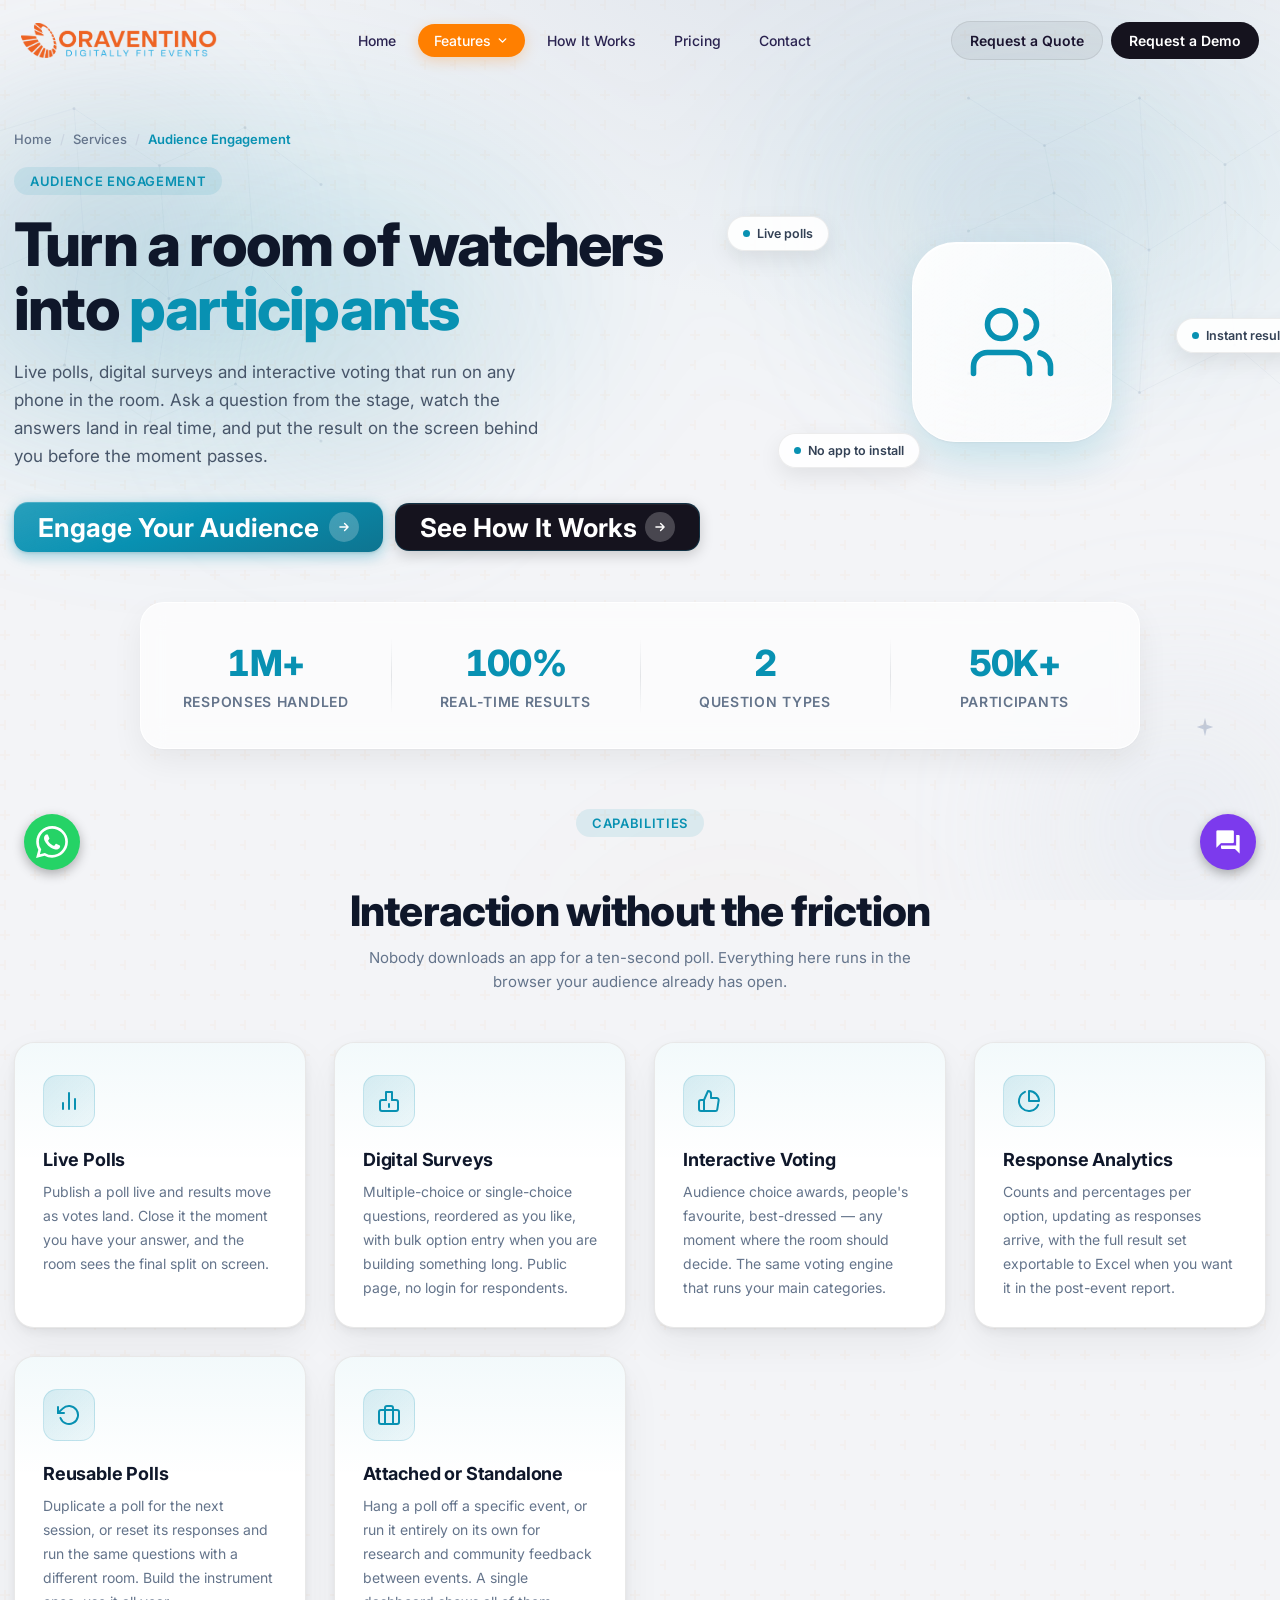
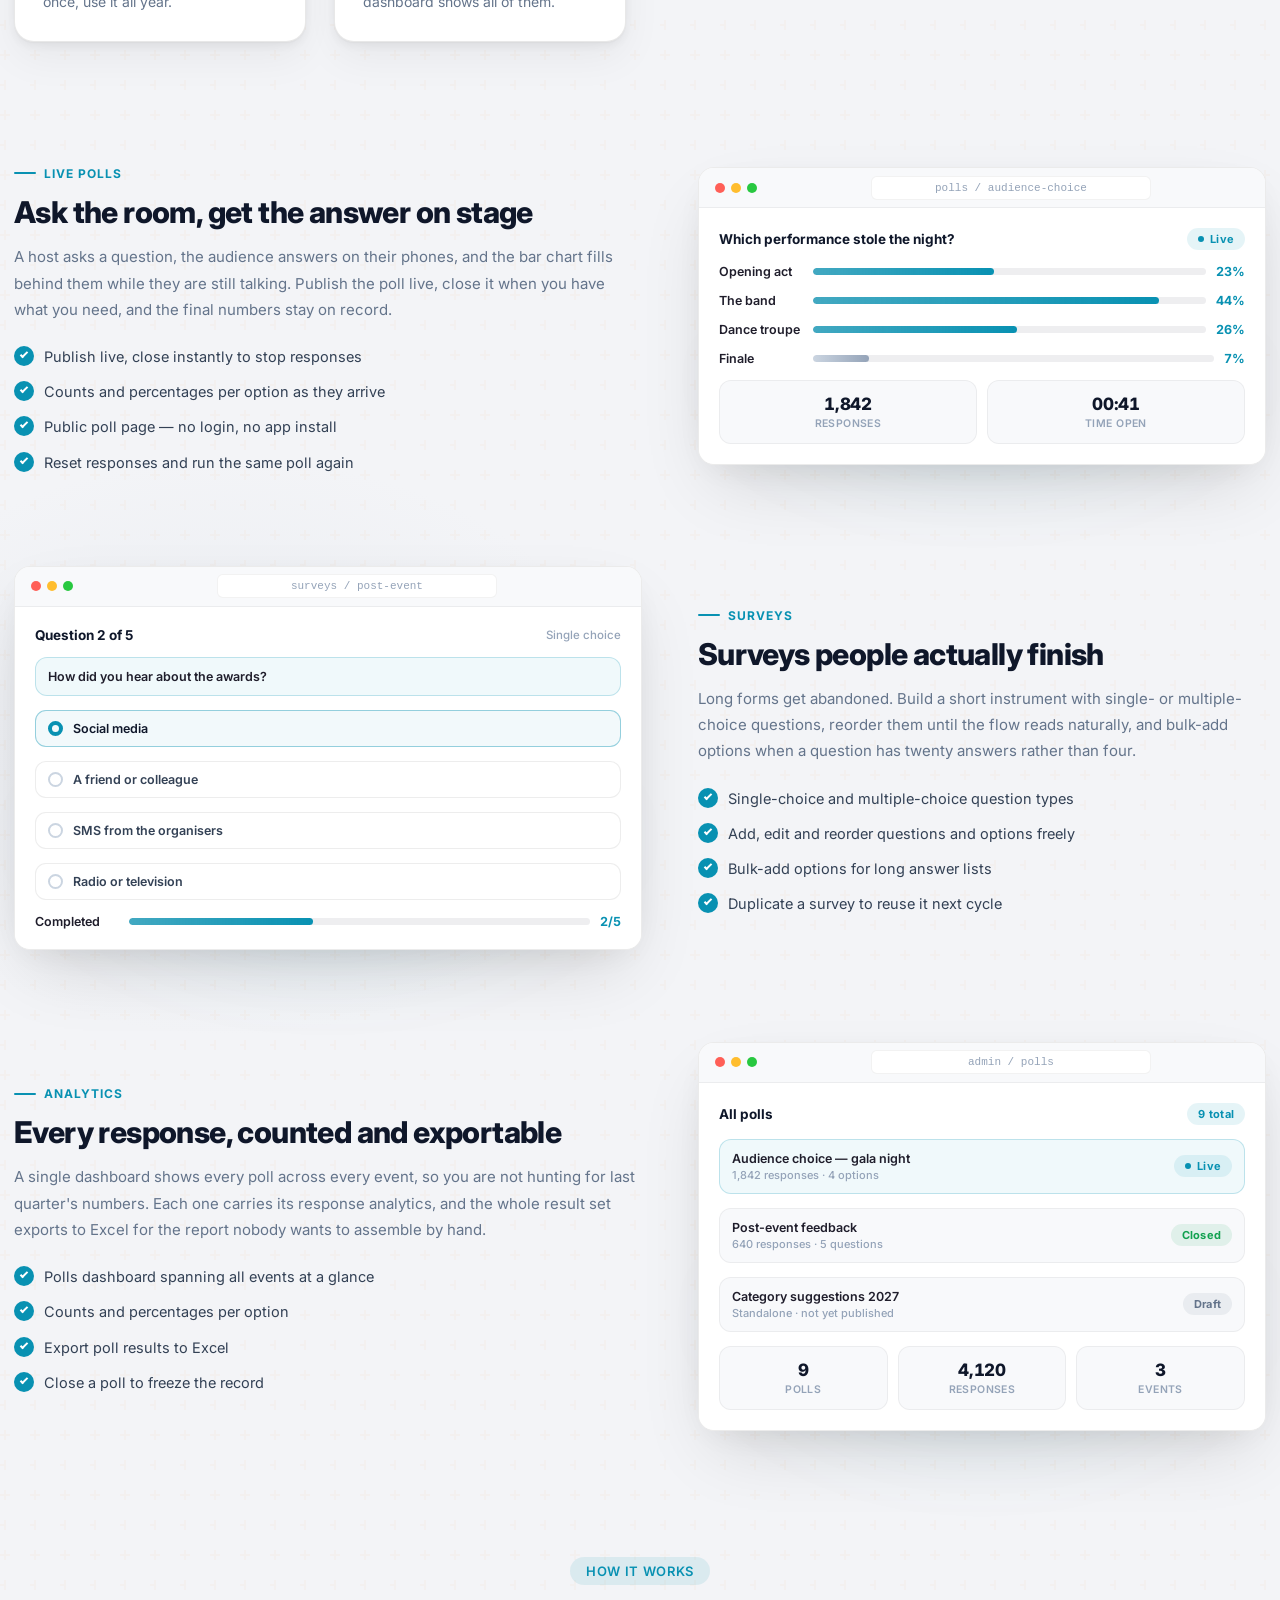
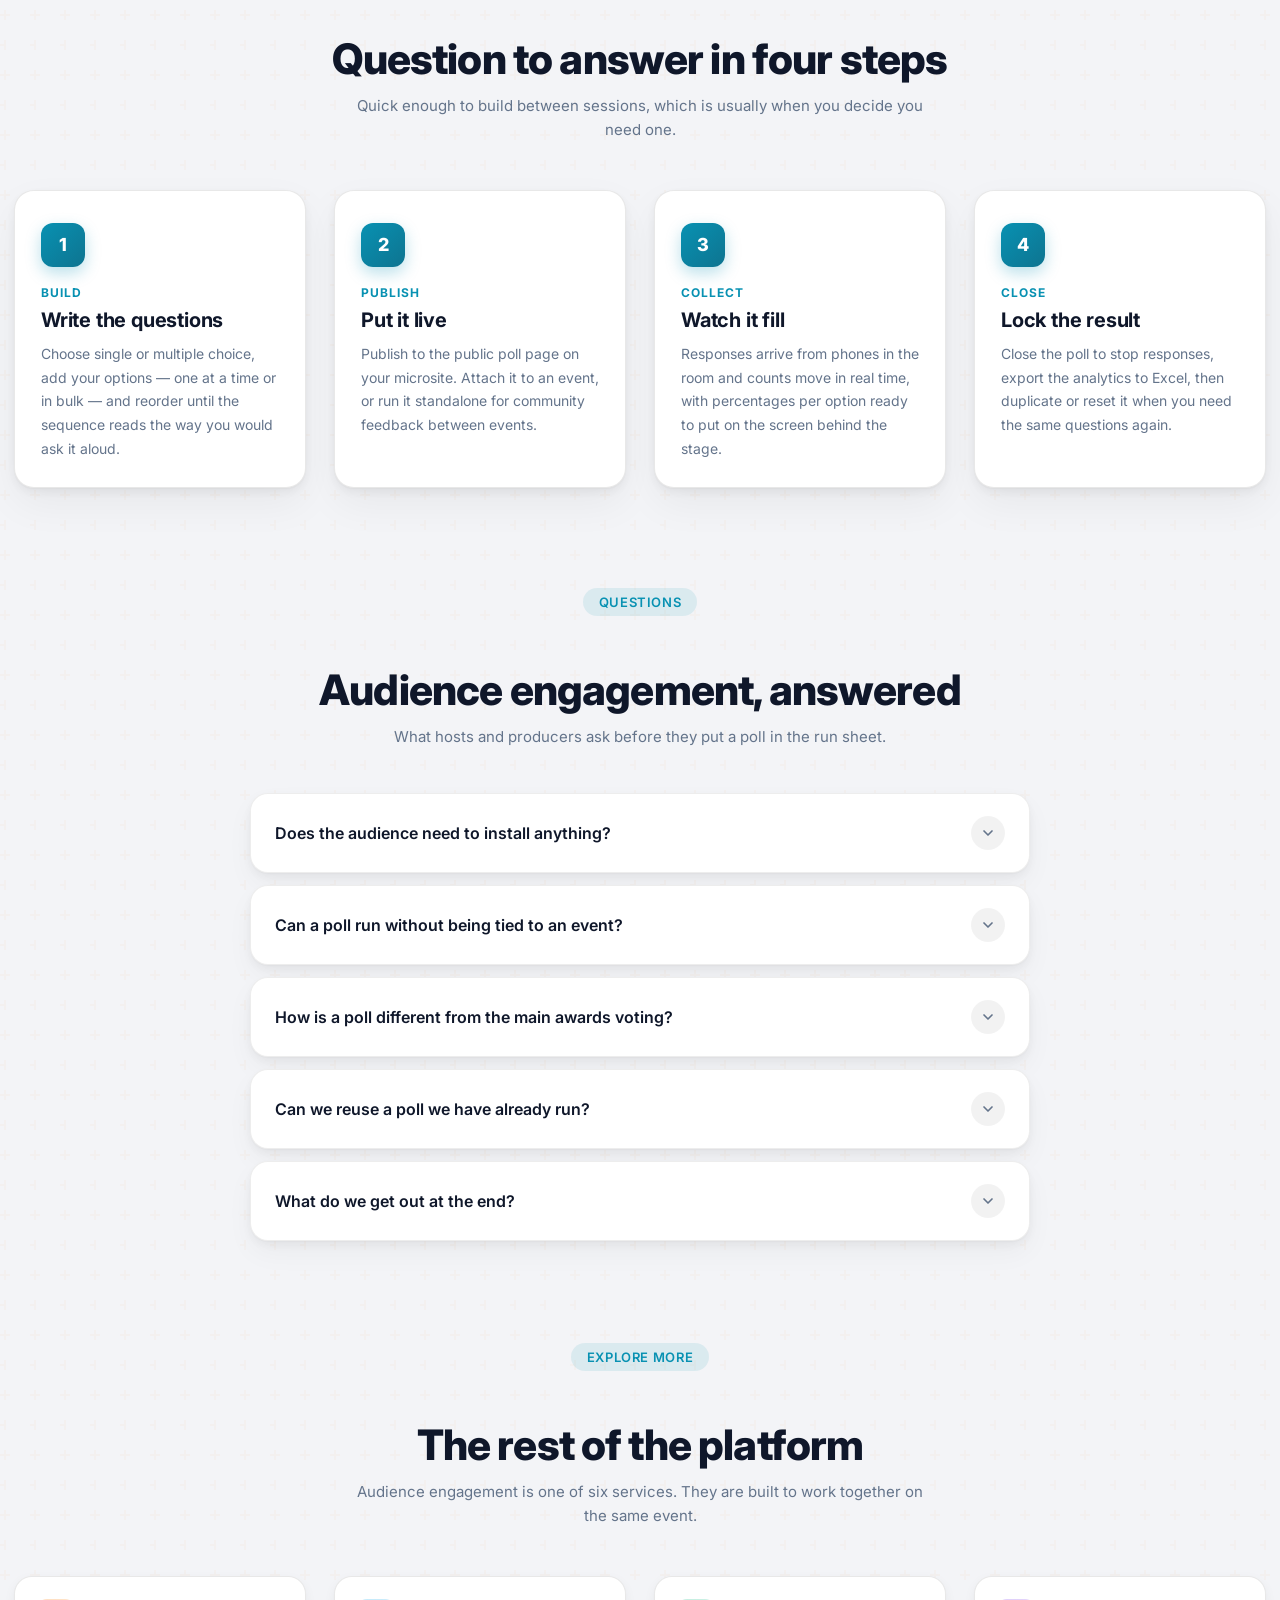
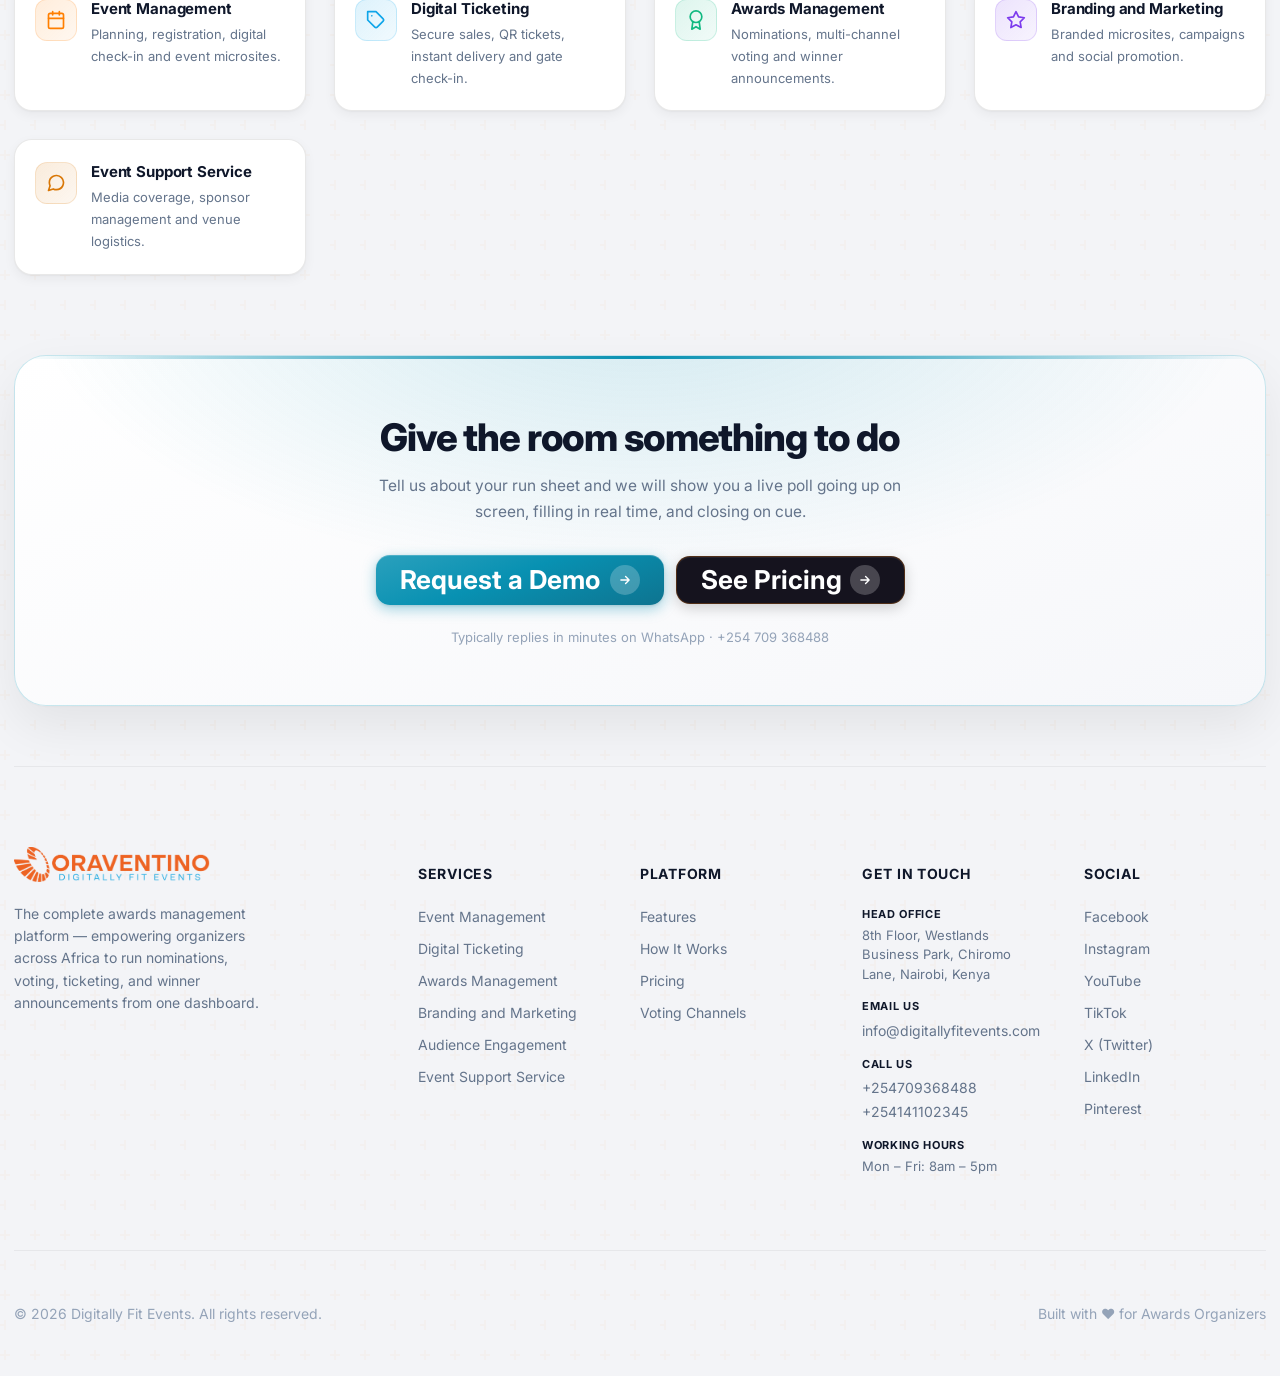
<file: audience-engagement.html>
<!DOCTYPE html>
<html lang="en">

<head>
  <!-- Google tag (gtag.js) -->
  <script async src="https://www.googletagmanager.com/gtag/js?id=G-RYSYW163V1"></script>
  <script>
    window.dataLayer = window.dataLayer || [];
    function gtag(){dataLayer.push(arguments);}
    gtag('js', new Date());

    gtag('config', 'G-RYSYW163V1');
  </script>
  <meta charset="UTF-8" />
  <meta name="viewport" content="width=device-width, initial-scale=1.0" />
  <meta name="description" content="Live polls, digital surveys and interactive voting that run in any browser, with real-time results and Excel export." />
  <title>Audience Engagement — Digitally Fit Events</title>
  <link rel="icon" type="image/png" href="logo-favicon.png" />
  <link rel="apple-touch-icon" href="logo-favicon.png" />
  <link rel="preconnect" href="https://fonts.googleapis.com" />
  <link rel="preconnect" href="https://fonts.gstatic.com" crossorigin />
  <link href="https://fonts.googleapis.com/css2?family=Instrument+Serif:ital,wght@0,400;0,700;1,400;1,700&family=Inter:wght@400;500;600;700;800&display=swap" rel="stylesheet" />
  <link href="https://fonts.googleapis.com/icon?family=Material+Icons" rel="stylesheet" />
  <link href="https://app.telvoip.io/web-chat.css" rel="stylesheet" />
  <link rel="stylesheet" href="main.css" />
  <link rel="stylesheet" href="subpage.css" />
  <script src="script.js" defer></script>
</head>

<body class="svc svc-audience-engagement">
  <!-- Scroll Progress -->
  <div class="scroll-progress" id="scroll-progress" aria-hidden="true"></div>

  <!-- Decorative background overlays -->
  <div class="bg-overlays" aria-hidden="true">
    <span class="bokeh bokeh-1"></span>
    <span class="bokeh bokeh-2"></span>
    <span class="bokeh bokeh-3"></span>
    <span class="bokeh bokeh-4"></span>
    <span class="bokeh bokeh-5"></span>
    <span class="bokeh bokeh-6"></span>

    <!-- Constellation / mesh network SVG -->
    <svg class="mesh mesh-left" viewBox="0 0 400 400" preserveAspectRatio="none" aria-hidden="true">
      <g stroke="rgba(100,120,150,0.13)" stroke-width="0.8" fill="none">
        <path d="M20 60 L120 30 L210 90 L300 50 L380 110" />
        <path d="M40 200 L130 160 L220 230 L310 190 L380 260" />
        <path d="M20 340 L110 300 L200 360 L290 320 L380 380" />
        <path d="M120 30 L130 160 L110 300" />
        <path d="M210 90 L220 230 L200 360" />
        <path d="M300 50 L310 190 L290 320" />
      </g>
      <g fill="rgba(100,120,150,0.28)">
        <circle cx="20" cy="60" r="1.6" />
        <circle cx="120" cy="30" r="1.6" />
        <circle cx="210" cy="90" r="1.6" />
        <circle cx="300" cy="50" r="1.6" />
        <circle cx="380" cy="110" r="1.6" />
        <circle cx="40" cy="200" r="1.6" />
        <circle cx="130" cy="160" r="1.6" />
        <circle cx="220" cy="230" r="1.6" />
        <circle cx="310" cy="190" r="1.6" />
        <circle cx="380" cy="260" r="1.6" />
        <circle cx="20" cy="340" r="1.6" />
        <circle cx="110" cy="300" r="1.6" />
        <circle cx="200" cy="360" r="1.6" />
        <circle cx="290" cy="320" r="1.6" />
        <circle cx="380" cy="380" r="1.6" />
      </g>
    </svg>
    <svg class="mesh mesh-right" viewBox="0 0 400 400" preserveAspectRatio="none" aria-hidden="true">
      <g stroke="rgba(100,120,150,0.13)" stroke-width="0.8" fill="none">
        <path d="M30 40 L110 90 L210 40 L300 110 L380 60" />
        <path d="M30 180 L120 140 L220 200 L300 150 L380 220" />
        <path d="M30 330 L120 290 L210 350 L310 300 L380 360" />
        <path d="M110 90 L120 140 L120 290" />
        <path d="M210 40 L220 200 L210 350" />
        <path d="M300 110 L300 150 L310 300" />
      </g>
      <g fill="rgba(100,120,150,0.28)">
        <circle cx="30" cy="40" r="1.6" />
        <circle cx="110" cy="90" r="1.6" />
        <circle cx="210" cy="40" r="1.6" />
        <circle cx="300" cy="110" r="1.6" />
        <circle cx="380" cy="60" r="1.6" />
        <circle cx="30" cy="180" r="1.6" />
        <circle cx="120" cy="140" r="1.6" />
        <circle cx="220" cy="200" r="1.6" />
        <circle cx="300" cy="150" r="1.6" />
        <circle cx="380" cy="220" r="1.6" />
        <circle cx="30" cy="330" r="1.6" />
        <circle cx="120" cy="290" r="1.6" />
        <circle cx="210" cy="350" r="1.6" />
        <circle cx="310" cy="300" r="1.6" />
        <circle cx="380" cy="360" r="1.6" />
      </g>
    </svg>

    <!-- Decorative sparkle -->
    <svg class="sparkle" viewBox="0 0 24 24" aria-hidden="true">
      <path d="M12 2 L13.8 9.5 L21 12 L13.8 14.5 L12 22 L10.2 14.5 L3 12 L10.2 9.5 Z" fill="rgba(100,120,160,0.35)" />
    </svg>
  </div>

  <div class="page">
    <!-- ===================== Header ===================== -->
    <header class="site-header" role="banner">
      <a class="brand" href="index.html" aria-label="Digitally Fit Events home">
        <img src="dfe-logo.png" alt="Digitally Fit Events logo" class="brand-logo" />
      </a>

      <nav class="primary-nav" aria-label="Primary">
        <ul>
          <li><a href="index.html" class="nav-link">Home</a></li>
          <li class="nav-item-dropdown">
            <button type="button" class="nav-link nav-dropdown-toggle is-active" id="services-toggle"
              aria-expanded="false" aria-controls="services-menu" aria-haspopup="true">
              Features
              <svg class="nav-caret" width="13" height="13" viewBox="0 0 24 24" fill="none" stroke="currentColor"
                stroke-width="2.6" stroke-linecap="round" stroke-linejoin="round" aria-hidden="true">
                <polyline points="6 9 12 15 18 9" />
              </svg>
            </button>

            <div class="nav-dropdown-menu" id="services-menu" aria-labelledby="services-toggle">
              <div class="nav-dd-grid">
                <a class="nav-dd-item to-event-management" href="event-management.html">
                  <span class="nav-dd-icon">
                    <svg width="18" height="18" viewBox="0 0 24 24" fill="none" stroke="currentColor" stroke-width="2"
                      stroke-linecap="round" stroke-linejoin="round" aria-hidden="true">
                      <rect x="3" y="4" width="18" height="18" rx="2" ry="2" />
                      <line x1="16" y1="2" x2="16" y2="6" />
                      <line x1="8" y1="2" x2="8" y2="6" />
                      <line x1="3" y1="10" x2="21" y2="10" />
                    </svg>
                  </span>
                  <span class="nav-dd-body">
                    <span class="nav-dd-name">Event Management</span>
                    <span class="nav-dd-desc">Planning, registration and check-in</span>
                  </span>
                </a>

                <a class="nav-dd-item to-digital-ticketing" href="digital-ticketing.html">
                  <span class="nav-dd-icon">
                    <svg width="18" height="18" viewBox="0 0 24 24" fill="none" stroke="currentColor" stroke-width="2"
                      stroke-linecap="round" stroke-linejoin="round" aria-hidden="true">
                      <path d="M20.59 13.41l-7.17 7.17a2 2 0 0 1-2.83 0L2 12V2h10l8.59 8.59a2 2 0 0 1 0 2.82z" />
                      <line x1="7" y1="7" x2="7.01" y2="7" />
                    </svg>
                  </span>
                  <span class="nav-dd-body">
                    <span class="nav-dd-name">Digital Ticketing</span>
                    <span class="nav-dd-desc">QR tickets, checkout and entry</span>
                  </span>
                </a>

                <a class="nav-dd-item to-awards-management" href="awards-management.html">
                  <span class="nav-dd-icon">
                    <svg width="18" height="18" viewBox="0 0 24 24" fill="none" stroke="currentColor" stroke-width="2"
                      stroke-linecap="round" stroke-linejoin="round" aria-hidden="true">
                      <circle cx="12" cy="8" r="7" />
                      <polyline points="8.21 13.89 7 23 12 20 17 23 15.79 13.88" />
                    </svg>
                  </span>
                  <span class="nav-dd-body">
                    <span class="nav-dd-name">Awards Management</span>
                    <span class="nav-dd-desc">Nominations, voting and winners</span>
                  </span>
                </a>

                <a class="nav-dd-item to-branding-marketing" href="branding-marketing.html">
                  <span class="nav-dd-icon">
                    <svg width="18" height="18" viewBox="0 0 24 24" fill="none" stroke="currentColor" stroke-width="2"
                      stroke-linecap="round" stroke-linejoin="round" aria-hidden="true">
                      <polygon
                        points="12 2 15.09 8.26 22 9.27 17 14.14 18.18 21.02 12 17.77 5.82 21.02 7 14.14 2 9.27 8.91 8.26 12 2" />
                    </svg>
                  </span>
                  <span class="nav-dd-body">
                    <span class="nav-dd-name">Branding and Marketing</span>
                    <span class="nav-dd-desc">Microsites, campaigns and reach</span>
                  </span>
                </a>

                <a class="nav-dd-item to-audience-engagement is-current" href="audience-engagement.html" aria-current="page">
                  <span class="nav-dd-icon">
                    <svg width="18" height="18" viewBox="0 0 24 24" fill="none" stroke="currentColor" stroke-width="2"
                      stroke-linecap="round" stroke-linejoin="round" aria-hidden="true">
                      <path d="M17 21v-2a4 4 0 0 0-4-4H5a4 4 0 0 0-4 4v2" />
                      <circle cx="9" cy="7" r="4" />
                      <path d="M23 21v-2a4 4 0 0 0-3-3.87" />
                      <path d="M16 3.13a4 4 0 0 1 0 7.75" />
                    </svg>
                  </span>
                  <span class="nav-dd-body">
                    <span class="nav-dd-name">Audience Engagement</span>
                    <span class="nav-dd-desc">Live polls, surveys and voting</span>
                  </span>
                </a>

                <a class="nav-dd-item to-event-support" href="event-support.html">
                  <span class="nav-dd-icon">
                    <svg width="18" height="18" viewBox="0 0 24 24" fill="none" stroke="currentColor" stroke-width="2"
                      stroke-linecap="round" stroke-linejoin="round" aria-hidden="true">
                      <path
                        d="M21 11.5a8.38 8.38 0 0 1-.9 3.8 8.5 8.5 0 0 1-7.6 4.7 8.38 8.38 0 0 1-3.8-.9L3 21l1.9-5.7a8.38 8.38 0 0 1-.9-3.8 8.5 8.5 0 0 1 4.7-7.6 8.38 8.38 0 0 1 3.8-.9h.5a8.48 8.48 0 0 1 8 8v.5z" />
                    </svg>
                  </span>
                  <span class="nav-dd-body">
                    <span class="nav-dd-name">Event Support Service</span>
                    <span class="nav-dd-desc">Media, sponsors and logistics</span>
                  </span>
                </a>
              </div>

              <a class="nav-dd-all" href="index.html#features">
                View all platform features
                <svg width="14" height="14" viewBox="0 0 24 24" fill="none" stroke="currentColor" stroke-width="2.5"
                  stroke-linecap="round" stroke-linejoin="round" aria-hidden="true">
                  <path d="M5 12h14M13 6l6 6-6 6" />
                </svg>
              </a>
            </div>
          </li>
          <li><a href="index.html#how-it-works" class="nav-link">How It Works</a></li>
          <li><a href="index.html#pricing" class="nav-link">Pricing</a></li>
          <li><a href="index.html#contact" class="nav-link">Contact</a></li>
        </ul>
      </nav>

      <div class="header-actions">
        <a href="https://wa.me/254709368488" target="_blank" rel="noopener noreferrer" class="btn btn-ghost">Request a Quote</a>
        <a href="https://wa.me/254709368488" target="_blank" rel="noopener noreferrer" class="btn btn-dark">Request a Demo</a>
      </div>

      <!-- Hamburger Menu Trigger (Mobile only) -->
      <button class="nav-toggle" id="nav-toggle" aria-label="Toggle navigation" aria-expanded="false">
        <span class="hamburger-bar bar-top"></span>
        <span class="hamburger-bar bar-middle"></span>
        <span class="hamburger-bar bar-bottom"></span>
      </button>
    </header>

    <!-- ===================== Mobile Overlay Menu ===================== -->
    <div class="mobile-menu-overlay" id="mobile-menu" aria-hidden="true">
      <div class="mobile-menu-inner">
        <div class="mobile-menu-header">
          <a class="brand" href="index.html" aria-label="Digitally Fit Events home">
            <img src="dfe-logo.png" alt="Digitally Fit Events logo" class="brand-logo" />
          </a>
          <button class="mobile-menu-close" id="mobile-menu-close" aria-label="Close menu">
            <svg viewBox="0 0 24 24" width="24" height="24" stroke="currentColor" stroke-width="2.5" fill="none"
              stroke-linecap="round" stroke-linejoin="round">
              <line x1="18" y1="6" x2="6" y2="18"></line>
              <line x1="6" y1="6" x2="18" y2="18"></line>
            </svg>
          </button>
        </div>

        <nav class="mobile-nav" aria-label="Mobile Primary">
          <ul>
            <li style="--i: 1;"><a href="index.html" class="mobile-nav-link">Home</a></li>
            <li style="--i: 2;" class="mobile-nav-group">
              <button type="button" class="mobile-nav-trigger is-active" id="mobile-services-toggle" aria-expanded="true" aria-controls="mobile-services">
                Features
                <svg class="mobile-nav-caret" width="18" height="18" viewBox="0 0 24 24" fill="none"
                  stroke="currentColor" stroke-width="2.6" stroke-linecap="round" stroke-linejoin="round"
                  aria-hidden="true">
                  <polyline points="6 9 12 15 18 9" />
                </svg>
              </button>
              <ul class="mobile-subnav is-open" id="mobile-services">
                <li><a href="event-management.html" class="mobile-subnav-link">Event Management</a></li>
                <li><a href="digital-ticketing.html" class="mobile-subnav-link">Digital Ticketing</a></li>
                <li><a href="awards-management.html" class="mobile-subnav-link">Awards Management</a></li>
                <li><a href="branding-marketing.html" class="mobile-subnav-link">Branding and Marketing</a></li>
                <li><a href="audience-engagement.html" class="mobile-subnav-link is-current" aria-current="page">Audience Engagement</a></li>
                <li><a href="event-support.html" class="mobile-subnav-link">Event Support Service</a></li>
              </ul>
            </li>
            <li style="--i: 3;"><a href="index.html#how-it-works" class="mobile-nav-link">How It Works</a></li>
            <li style="--i: 4;"><a href="index.html#pricing" class="mobile-nav-link">Pricing</a></li>
            <li style="--i: 5;"><a href="index.html#contact" class="mobile-nav-link">Contact</a></li>
          </ul>
        </nav>

        <div class="mobile-menu-footer">
          <a href="https://wa.me/254709368488" target="_blank" rel="noopener noreferrer" class="btn btn-ghost" style="--i: 6;">Request a Quote</a>
          <a href="https://wa.me/254709368488" target="_blank" rel="noopener noreferrer" class="btn btn-dark" style="--i: 7;">Request a Demo</a>
        </div>
      </div>
    </div>

    <!-- ===================== Hero ===================== -->
    <section class="svc-hero" aria-labelledby="svc-title">
      <div class="svc-hero-glow" aria-hidden="true"></div>

      <div class="svc-hero-copy">
        <nav class="svc-breadcrumb" aria-label="Breadcrumb">
          <a href="index.html">Home</a>
          <span class="sep" aria-hidden="true">/</span>
          <a href="index.html#features">Services</a>
          <span class="sep" aria-hidden="true">/</span>
          <span aria-current="page">Audience Engagement</span>
        </nav>

        <span class="svc-eyebrow">Audience Engagement</span>

        <h1 id="svc-title" class="svc-hero-title">
          Turn a room of watchers into <span class="accent">participants</span>
        </h1>

        <p class="svc-hero-lead">Live polls, digital surveys and interactive voting that run on any phone in the room.
          Ask a question from the stage, watch the answers land in real time, and put the result on the screen behind
          you before the moment passes.</p>

        <div class="svc-hero-ctas">
          <a href="https://wa.me/254709368488" target="_blank" rel="noopener noreferrer" class="cta-primary svc-cta-accent">
            <span>Engage Your Audience</span>
            <span class="cta-arrow" aria-hidden="true">
              <svg viewBox="0 0 24 24" width="14" height="14">
                <path d="M5 12h13M13 6l6 6-6 6" fill="none" stroke="#fff" stroke-width="2.4" stroke-linecap="round"
                  stroke-linejoin="round" />
              </svg>
            </span>
          </a>
          <a href="#how-it-works" class="cta-secondary">
            <span>See How It Works</span>
            <span class="cta-arrow" aria-hidden="true">
              <svg viewBox="0 0 24 24" width="14" height="14">
                <path d="M5 12h13M13 6l6 6-6 6" fill="none" stroke="#fff" stroke-width="2.4" stroke-linecap="round"
                  stroke-linejoin="round" />
              </svg>
            </span>
          </a>
        </div>
      </div>

      <div class="svc-hero-visual" aria-hidden="true">
        <div class="svc-hero-emblem">
          <svg viewBox="0 0 24 24" fill="none" stroke="currentColor" stroke-width="1.6" stroke-linecap="round"
            stroke-linejoin="round">
            <path d="M17 21v-2a4 4 0 0 0-4-4H5a4 4 0 0 0-4 4v2" />
            <circle cx="9" cy="7" r="4" />
            <path d="M23 21v-2a4 4 0 0 0-3-3.87" />
            <path d="M16 3.13a4 4 0 0 1 0 7.75" />
          </svg>
        </div>
        <span class="svc-orbit svc-orbit-1">Live polls</span>
        <span class="svc-orbit svc-orbit-2">Instant results</span>
        <span class="svc-orbit svc-orbit-3">No app to install</span>
      </div>
    </section>

    <!-- ===================== Stats ===================== -->
    <section class="svc-stats stats-section" aria-label="Audience engagement at a glance">
      <div class="stats-grid">
        <div class="stat-card">
          <div class="stat-value">1M+</div>
          <div class="stat-label">Responses Handled</div>
        </div>
        <div class="stat-card">
          <div class="stat-value">100%</div>
          <div class="stat-label">Real-Time Results</div>
        </div>
        <div class="stat-card">
          <div class="stat-value">2</div>
          <div class="stat-label">Question Types</div>
        </div>
        <div class="stat-card">
          <div class="stat-value">50K+</div>
          <div class="stat-label">Participants</div>
        </div>
      </div>
    </section>

    <!-- ===================== Capabilities ===================== -->
    <section class="svc-section" id="capabilities">
      <div class="svc-section-head">
        <span class="svc-eyebrow">Capabilities</span>
        <h2 class="section-title">Interaction without the friction</h2>
        <p class="section-subtitle">Nobody downloads an app for a ten-second poll. Everything here runs in the browser
          your audience already has open.</p>
      </div>

      <div class="features-grid">
        <div class="svc-card">
          <div class="svc-card-icon">
            <svg width="24" height="24" viewBox="0 0 24 24" fill="none" stroke="currentColor" stroke-width="2"
              stroke-linecap="round" stroke-linejoin="round" aria-hidden="true">
              <line x1="18" y1="20" x2="18" y2="10" />
              <line x1="12" y1="20" x2="12" y2="4" />
              <line x1="6" y1="20" x2="6" y2="14" />
            </svg>
          </div>
          <h3 class="svc-card-title">Live Polls</h3>
          <p class="svc-card-desc">Publish a poll live and results move as votes land. Close it the moment you have
            your answer, and the room sees the final split on screen.</p>
        </div>

        <div class="svc-card">
          <div class="svc-card-icon">
            <svg width="24" height="24" viewBox="0 0 24 24" fill="none" stroke="currentColor" stroke-width="2"
              stroke-linecap="round" stroke-linejoin="round" aria-hidden="true">
              <path d="M9 11H5a2 2 0 0 0-2 2v7a2 2 0 0 0 2 2h14a2 2 0 0 0 2-2v-7a2 2 0 0 0-2-2h-4" />
              <polyline points="9 11 9 3 15 3 15 11" />
              <line x1="12" y1="15" x2="12" y2="18" />
            </svg>
          </div>
          <h3 class="svc-card-title">Digital Surveys</h3>
          <p class="svc-card-desc">Multiple-choice or single-choice questions, reordered as you like, with bulk option
            entry when you are building something long. Public page, no login for respondents.</p>
        </div>

        <div class="svc-card">
          <div class="svc-card-icon">
            <svg width="24" height="24" viewBox="0 0 24 24" fill="none" stroke="currentColor" stroke-width="2"
              stroke-linecap="round" stroke-linejoin="round" aria-hidden="true">
              <path d="M14 9V5a3 3 0 0 0-3-3l-4 9v11h11.28a2 2 0 0 0 2-1.7l1.38-9a2 2 0 0 0-2-2.3zM7 22H4a2 2 0 0 1-2-2v-7a2 2 0 0 1 2-2h3" />
            </svg>
          </div>
          <h3 class="svc-card-title">Interactive Voting</h3>
          <p class="svc-card-desc">Audience choice awards, people's favourite, best-dressed — any moment where the
            room should decide. The same voting engine that runs your main categories.</p>
        </div>

        <div class="svc-card">
          <div class="svc-card-icon">
            <svg width="24" height="24" viewBox="0 0 24 24" fill="none" stroke="currentColor" stroke-width="2"
              stroke-linecap="round" stroke-linejoin="round" aria-hidden="true">
              <path d="M21.21 15.89A10 10 0 1 1 8 2.83" />
              <path d="M22 12A10 10 0 0 0 12 2v10z" />
            </svg>
          </div>
          <h3 class="svc-card-title">Response Analytics</h3>
          <p class="svc-card-desc">Counts and percentages per option, updating as responses arrive, with the full
            result set exportable to Excel when you want it in the post-event report.</p>
        </div>

        <div class="svc-card">
          <div class="svc-card-icon">
            <svg width="24" height="24" viewBox="0 0 24 24" fill="none" stroke="currentColor" stroke-width="2"
              stroke-linecap="round" stroke-linejoin="round" aria-hidden="true">
              <polyline points="1 4 1 10 7 10" />
              <path d="M3.51 15a9 9 0 1 0 2.13-9.36L1 10" />
            </svg>
          </div>
          <h3 class="svc-card-title">Reusable Polls</h3>
          <p class="svc-card-desc">Duplicate a poll for the next session, or reset its responses and run the same
            questions with a different room. Build the instrument once, use it all year.</p>
        </div>

        <div class="svc-card">
          <div class="svc-card-icon">
            <svg width="24" height="24" viewBox="0 0 24 24" fill="none" stroke="currentColor" stroke-width="2"
              stroke-linecap="round" stroke-linejoin="round" aria-hidden="true">
              <rect x="2" y="7" width="20" height="14" rx="2" ry="2" />
              <path d="M16 21V5a2 2 0 0 0-2-2h-4a2 2 0 0 0-2 2v16" />
            </svg>
          </div>
          <h3 class="svc-card-title">Attached or Standalone</h3>
          <p class="svc-card-desc">Hang a poll off a specific event, or run it entirely on its own for research and
            community feedback between events. A single dashboard shows all of them.</p>
        </div>
      </div>
    </section>

    <!-- ===================== Deep dives ===================== -->
    <section class="svc-deep" aria-label="How audience engagement works in detail">

      <div class="svc-deep-row">
        <div class="svc-deep-copy">
          <span class="svc-deep-label">Live Polls</span>
          <h2 class="svc-deep-title">Ask the room, get the answer on stage</h2>
          <p class="svc-deep-text">A host asks a question, the audience answers on their phones, and the bar chart
            fills behind them while they are still talking. Publish the poll live, close it when you have what you
            need, and the final numbers stay on record.</p>
          <ul class="svc-deep-list">
            <li>Publish live, close instantly to stop responses</li>
            <li>Counts and percentages per option as they arrive</li>
            <li>Public poll page — no login, no app install</li>
            <li>Reset responses and run the same poll again</li>
          </ul>
        </div>

        <div class="svc-deep-visual">
          <div class="browser-frame">
            <div class="browser-header">
              <div class="browser-dots">
                <span class="dot red"></span>
                <span class="dot yellow"></span>
                <span class="dot green"></span>
              </div>
              <div class="browser-address">polls / audience-choice</div>
            </div>
            <div class="svc-mock">
              <div class="svc-mock-head">
                <span class="svc-mock-title">Which performance stole the night?</span>
                <span class="svc-chip is-live">Live</span>
              </div>

              <div class="svc-mock-barrow">
                <span class="svc-mock-name">Opening act</span>
                <span class="svc-mock-bar"><span class="svc-mock-bar-fill" style="width: 46%; --d: 0s;"></span></span>
                <span class="svc-mock-value">23%</span>
              </div>
              <div class="svc-mock-barrow">
                <span class="svc-mock-name">The band</span>
                <span class="svc-mock-bar"><span class="svc-mock-bar-fill" style="width: 88%; --d: .12s;"></span></span>
                <span class="svc-mock-value">44%</span>
              </div>
              <div class="svc-mock-barrow">
                <span class="svc-mock-name">Dance troupe</span>
                <span class="svc-mock-bar"><span class="svc-mock-bar-fill" style="width: 52%; --d: .24s;"></span></span>
                <span class="svc-mock-value">26%</span>
              </div>
              <div class="svc-mock-barrow">
                <span class="svc-mock-name">Finale</span>
                <span class="svc-mock-bar"><span class="svc-mock-bar-fill is-muted" style="width: 14%; --d: .36s;"></span></span>
                <span class="svc-mock-value">7%</span>
              </div>

              <div class="svc-mock-grid cols-2">
                <div class="svc-mock-tile"><strong>1,842</strong><span>Responses</span></div>
                <div class="svc-mock-tile"><strong>00:41</strong><span>Time open</span></div>
              </div>
            </div>
          </div>
        </div>
      </div>

      <div class="svc-deep-row is-reversed">
        <div class="svc-deep-copy">
          <span class="svc-deep-label">Surveys</span>
          <h2 class="svc-deep-title">Surveys people actually finish</h2>
          <p class="svc-deep-text">Long forms get abandoned. Build a short instrument with single- or multiple-choice
            questions, reorder them until the flow reads naturally, and bulk-add options when a question has twenty
            answers rather than four.</p>
          <ul class="svc-deep-list">
            <li>Single-choice and multiple-choice question types</li>
            <li>Add, edit and reorder questions and options freely</li>
            <li>Bulk-add options for long answer lists</li>
            <li>Duplicate a survey to reuse it next cycle</li>
          </ul>
        </div>

        <div class="svc-deep-visual">
          <div class="browser-frame">
            <div class="browser-header">
              <div class="browser-dots">
                <span class="dot red"></span>
                <span class="dot yellow"></span>
                <span class="dot green"></span>
              </div>
              <div class="browser-address">surveys / post-event</div>
            </div>
            <div class="svc-mock">
              <div class="svc-mock-head">
                <span class="svc-mock-title">Question 2 of 5</span>
                <span class="svc-mock-sub">Single choice</span>
              </div>

              <div class="svc-mock-row is-highlight">
                <span class="svc-mock-name">How did you hear about the awards?</span>
              </div>

              <div class="svc-mock-option is-picked">Social media</div>
              <div class="svc-mock-option">A friend or colleague</div>
              <div class="svc-mock-option">SMS from the organisers</div>
              <div class="svc-mock-option">Radio or television</div>

              <div class="svc-mock-barrow">
                <span class="svc-mock-name">Completed</span>
                <span class="svc-mock-bar"><span class="svc-mock-bar-fill" style="width: 40%; --d: 0s;"></span></span>
                <span class="svc-mock-value">2/5</span>
              </div>
            </div>
          </div>
        </div>
      </div>

      <div class="svc-deep-row">
        <div class="svc-deep-copy">
          <span class="svc-deep-label">Analytics</span>
          <h2 class="svc-deep-title">Every response, counted and exportable</h2>
          <p class="svc-deep-text">A single dashboard shows every poll across every event, so you are not hunting for
            last quarter's numbers. Each one carries its response analytics, and the whole result set exports to Excel
            for the report nobody wants to assemble by hand.</p>
          <ul class="svc-deep-list">
            <li>Polls dashboard spanning all events at a glance</li>
            <li>Counts and percentages per option</li>
            <li>Export poll results to Excel</li>
            <li>Close a poll to freeze the record</li>
          </ul>
        </div>

        <div class="svc-deep-visual">
          <div class="browser-frame">
            <div class="browser-header">
              <div class="browser-dots">
                <span class="dot red"></span>
                <span class="dot yellow"></span>
                <span class="dot green"></span>
              </div>
              <div class="browser-address">admin / polls</div>
            </div>
            <div class="svc-mock">
              <div class="svc-mock-head">
                <span class="svc-mock-title">All polls</span>
                <span class="svc-chip">9 total</span>
              </div>

              <div class="svc-mock-row is-highlight">
                <span class="svc-mock-name">Audience choice — gala night
                  <span class="svc-mock-meta">1,842 responses · 4 options</span>
                </span>
                <span class="svc-chip is-live">Live</span>
              </div>

              <div class="svc-mock-row">
                <span class="svc-mock-name">Post-event feedback
                  <span class="svc-mock-meta">640 responses · 5 questions</span>
                </span>
                <span class="svc-chip is-ok">Closed</span>
              </div>

              <div class="svc-mock-row">
                <span class="svc-mock-name">Category suggestions 2027
                  <span class="svc-mock-meta">Standalone · not yet published</span>
                </span>
                <span class="svc-chip is-muted">Draft</span>
              </div>

              <div class="svc-mock-grid">
                <div class="svc-mock-tile"><strong>9</strong><span>Polls</span></div>
                <div class="svc-mock-tile"><strong>4,120</strong><span>Responses</span></div>
                <div class="svc-mock-tile"><strong>3</strong><span>Events</span></div>
              </div>
            </div>
          </div>
        </div>
      </div>
    </section>

    <!-- ===================== How it works ===================== -->
    <section class="svc-section" id="how-it-works">
      <div class="svc-section-head">
        <span class="svc-eyebrow">How It Works</span>
        <h2 class="section-title">Question to answer in four steps</h2>
        <p class="section-subtitle">Quick enough to build between sessions, which is usually when you decide you need
          one.</p>
      </div>

      <div class="lifecycle-grid">
        <div class="svc-step">
          <div class="svc-step-number">1</div>
          <div class="svc-step-phase">Build</div>
          <h3 class="svc-step-title">Write the questions</h3>
          <p class="svc-step-desc">Choose single or multiple choice, add your options — one at a time or in bulk — and
            reorder until the sequence reads the way you would ask it aloud.</p>
        </div>

        <div class="svc-step">
          <div class="svc-step-number">2</div>
          <div class="svc-step-phase">Publish</div>
          <h3 class="svc-step-title">Put it live</h3>
          <p class="svc-step-desc">Publish to the public poll page on your microsite. Attach it to an event, or run it
            standalone for community feedback between events.</p>
        </div>

        <div class="svc-step">
          <div class="svc-step-number">3</div>
          <div class="svc-step-phase">Collect</div>
          <h3 class="svc-step-title">Watch it fill</h3>
          <p class="svc-step-desc">Responses arrive from phones in the room and counts move in real time, with
            percentages per option ready to put on the screen behind the stage.</p>
        </div>

        <div class="svc-step">
          <div class="svc-step-number">4</div>
          <div class="svc-step-phase">Close</div>
          <h3 class="svc-step-title">Lock the result</h3>
          <p class="svc-step-desc">Close the poll to stop responses, export the analytics to Excel, then duplicate or
            reset it when you need the same questions again.</p>
        </div>
      </div>
    </section>

    <!-- ===================== FAQ ===================== -->
    <section class="faq" id="faq">
      <div class="svc-section-head">
        <span class="svc-eyebrow">Questions</span>
        <h2 class="section-title">Audience engagement, answered</h2>
        <p class="section-subtitle">What hosts and producers ask before they put a poll in the run sheet.</p>
      </div>

      <div class="faq-list">
        <div class="faq-item">
          <button type="button" class="faq-trigger" aria-expanded="false" aria-controls="faq-svc-1">
            <span class="faq-question">Does the audience need to install anything?</span>
            <span class="faq-chevron-wrap">
              <svg class="chevron" viewBox="0 0 24 24" fill="none" stroke="currentColor" stroke-width="2.5"
                stroke-linecap="round" stroke-linejoin="round">
                <polyline points="6 9 12 15 18 9" />
              </svg>
            </span>
          </button>
          <div class="faq-content" id="faq-svc-1">
            <div class="faq-answer">
              No. Polls have a public page on your microsite, so participants open a link in whatever browser they
              already have. There is no app, no account and no sign-in step between the question and the answer.
            </div>
          </div>
        </div>

        <div class="faq-item">
          <button type="button" class="faq-trigger" aria-expanded="false" aria-controls="faq-svc-2">
            <span class="faq-question">Can a poll run without being tied to an event?</span>
            <span class="faq-chevron-wrap">
              <svg class="chevron" viewBox="0 0 24 24" fill="none" stroke="currentColor" stroke-width="2.5"
                stroke-linecap="round" stroke-linejoin="round">
                <polyline points="6 9 12 15 18 9" />
              </svg>
            </span>
          </button>
          <div class="faq-content" id="faq-svc-2">
            <div class="faq-answer">
              Yes. A poll can be attached to a specific event or run entirely standalone, which suits community
              research and category suggestions between cycles. Either way it appears on the same polls dashboard
              alongside everything else.
            </div>
          </div>
        </div>

        <div class="faq-item">
          <button type="button" class="faq-trigger" aria-expanded="false" aria-controls="faq-svc-3">
            <span class="faq-question">How is a poll different from the main awards voting?</span>
            <span class="faq-chevron-wrap">
              <svg class="chevron" viewBox="0 0 24 24" fill="none" stroke="currentColor" stroke-width="2.5"
                stroke-linecap="round" stroke-linejoin="round">
                <polyline points="6 9 12 15 18 9" />
              </svg>
            </span>
          </button>
          <div class="faq-content" id="faq-svc-3">
            <div class="faq-answer">
              Awards voting runs through categories and candidates with paid vote bundles, USSD and payment gateways
              behind it. Polls are lighter — free, instant and disposable — for the questions you ask a room rather
              than a nation. Many programmes use both on the same night.
            </div>
          </div>
        </div>

        <div class="faq-item">
          <button type="button" class="faq-trigger" aria-expanded="false" aria-controls="faq-svc-4">
            <span class="faq-question">Can we reuse a poll we have already run?</span>
            <span class="faq-chevron-wrap">
              <svg class="chevron" viewBox="0 0 24 24" fill="none" stroke="currentColor" stroke-width="2.5"
                stroke-linecap="round" stroke-linejoin="round">
                <polyline points="6 9 12 15 18 9" />
              </svg>
            </span>
          </button>
          <div class="faq-content" id="faq-svc-4">
            <div class="faq-answer">
              Two ways. Duplicate it, which leaves the original and its responses untouched, or reset the responses on
              the existing poll and run the same questions with a new audience. Both keep you from rebuilding the
              question set.
            </div>
          </div>
        </div>

        <div class="faq-item">
          <button type="button" class="faq-trigger" aria-expanded="false" aria-controls="faq-svc-5">
            <span class="faq-question">What do we get out at the end?</span>
            <span class="faq-chevron-wrap">
              <svg class="chevron" viewBox="0 0 24 24" fill="none" stroke="currentColor" stroke-width="2.5"
                stroke-linecap="round" stroke-linejoin="round">
                <polyline points="6 9 12 15 18 9" />
              </svg>
            </span>
          </button>
          <div class="faq-content" id="faq-svc-5">
            <div class="faq-answer">
              Response analytics with counts and percentages for every option, and a full export to Excel. Closing the
              poll freezes the record, so the numbers you quote in the post-event report are the numbers that were on
              screen on the night.
            </div>
          </div>
        </div>
      </div>
    </section>

    <!-- ===================== Other services ===================== -->
    <section class="svc-section" id="other-services">
      <div class="svc-section-head">
        <span class="svc-eyebrow">Explore More</span>
        <h2 class="section-title">The rest of the platform</h2>
        <p class="section-subtitle">Audience engagement is one of six services. They are built to work together on the
          same event.</p>
      </div>

      <div class="features-grid">
        <a class="svc-other-card to-event-management" href="event-management.html">
          <span class="svc-other-icon">
            <svg width="20" height="20" viewBox="0 0 24 24" fill="none" stroke="currentColor" stroke-width="2"
              stroke-linecap="round" stroke-linejoin="round" aria-hidden="true">
              <rect x="3" y="4" width="18" height="18" rx="2" ry="2" />
              <line x1="16" y1="2" x2="16" y2="6" />
              <line x1="8" y1="2" x2="8" y2="6" />
              <line x1="3" y1="10" x2="21" y2="10" />
            </svg>
          </span>
          <span class="svc-other-body">
            <span class="svc-other-name">Event Management
              <svg width="14" height="14" viewBox="0 0 24 24" fill="none" stroke="currentColor" stroke-width="2.5"
                stroke-linecap="round" stroke-linejoin="round" aria-hidden="true">
                <path d="M5 12h14M13 6l6 6-6 6" />
              </svg>
            </span>
            <span class="svc-other-desc">Planning, registration, digital check-in and event microsites.</span>
          </span>
        </a>

        <a class="svc-other-card to-digital-ticketing" href="digital-ticketing.html">
          <span class="svc-other-icon">
            <svg width="20" height="20" viewBox="0 0 24 24" fill="none" stroke="currentColor" stroke-width="2"
              stroke-linecap="round" stroke-linejoin="round" aria-hidden="true">
              <path d="M20.59 13.41l-7.17 7.17a2 2 0 0 1-2.83 0L2 12V2h10l8.59 8.59a2 2 0 0 1 0 2.82z" />
              <line x1="7" y1="7" x2="7.01" y2="7" />
            </svg>
          </span>
          <span class="svc-other-body">
            <span class="svc-other-name">Digital Ticketing
              <svg width="14" height="14" viewBox="0 0 24 24" fill="none" stroke="currentColor" stroke-width="2.5"
                stroke-linecap="round" stroke-linejoin="round" aria-hidden="true">
                <path d="M5 12h14M13 6l6 6-6 6" />
              </svg>
            </span>
            <span class="svc-other-desc">Secure sales, QR tickets, instant delivery and gate check-in.</span>
          </span>
        </a>

        <a class="svc-other-card to-awards-management" href="awards-management.html">
          <span class="svc-other-icon">
            <svg width="20" height="20" viewBox="0 0 24 24" fill="none" stroke="currentColor" stroke-width="2"
              stroke-linecap="round" stroke-linejoin="round" aria-hidden="true">
              <circle cx="12" cy="8" r="7" />
              <polyline points="8.21 13.89 7 23 12 20 17 23 15.79 13.88" />
            </svg>
          </span>
          <span class="svc-other-body">
            <span class="svc-other-name">Awards Management
              <svg width="14" height="14" viewBox="0 0 24 24" fill="none" stroke="currentColor" stroke-width="2.5"
                stroke-linecap="round" stroke-linejoin="round" aria-hidden="true">
                <path d="M5 12h14M13 6l6 6-6 6" />
              </svg>
            </span>
            <span class="svc-other-desc">Nominations, multi-channel voting and winner announcements.</span>
          </span>
        </a>

        <a class="svc-other-card to-branding-marketing" href="branding-marketing.html">
          <span class="svc-other-icon">
            <svg width="20" height="20" viewBox="0 0 24 24" fill="none" stroke="currentColor" stroke-width="2"
              stroke-linecap="round" stroke-linejoin="round" aria-hidden="true">
              <polygon
                points="12 2 15.09 8.26 22 9.27 17 14.14 18.18 21.02 12 17.77 5.82 21.02 7 14.14 2 9.27 8.91 8.26 12 2" />
            </svg>
          </span>
          <span class="svc-other-body">
            <span class="svc-other-name">Branding and Marketing
              <svg width="14" height="14" viewBox="0 0 24 24" fill="none" stroke="currentColor" stroke-width="2.5"
                stroke-linecap="round" stroke-linejoin="round" aria-hidden="true">
                <path d="M5 12h14M13 6l6 6-6 6" />
              </svg>
            </span>
            <span class="svc-other-desc">Branded microsites, campaigns and social promotion.</span>
          </span>
        </a>

        <a class="svc-other-card to-event-support" href="event-support.html">
          <span class="svc-other-icon">
            <svg width="20" height="20" viewBox="0 0 24 24" fill="none" stroke="currentColor" stroke-width="2"
              stroke-linecap="round" stroke-linejoin="round" aria-hidden="true">
              <path
                d="M21 11.5a8.38 8.38 0 0 1-.9 3.8 8.5 8.5 0 0 1-7.6 4.7 8.38 8.38 0 0 1-3.8-.9L3 21l1.9-5.7a8.38 8.38 0 0 1-.9-3.8 8.5 8.5 0 0 1 4.7-7.6 8.38 8.38 0 0 1 3.8-.9h.5a8.48 8.48 0 0 1 8 8v.5z" />
            </svg>
          </span>
          <span class="svc-other-body">
            <span class="svc-other-name">Event Support Service
              <svg width="14" height="14" viewBox="0 0 24 24" fill="none" stroke="currentColor" stroke-width="2.5"
                stroke-linecap="round" stroke-linejoin="round" aria-hidden="true">
                <path d="M5 12h14M13 6l6 6-6 6" />
              </svg>
            </span>
            <span class="svc-other-desc">Media coverage, sponsor management and venue logistics.</span>
          </span>
        </a>
      </div>
    </section>

    <!-- ===================== CTA ===================== -->
    <section class="svc-cta-section">
      <div class="svc-cta-band">
        <h2 class="svc-cta-title">Give the room something to do</h2>
        <p class="svc-cta-text">Tell us about your run sheet and we will show you a live poll going up on screen,
          filling in real time, and closing on cue.</p>
        <div class="svc-cta-actions">
          <a href="https://wa.me/254709368488" target="_blank" rel="noopener noreferrer" class="cta-primary svc-cta-accent">
            <span>Request a Demo</span>
            <span class="cta-arrow" aria-hidden="true">
              <svg viewBox="0 0 24 24" width="14" height="14">
                <path d="M5 12h13M13 6l6 6-6 6" fill="none" stroke="#fff" stroke-width="2.4" stroke-linecap="round"
                  stroke-linejoin="round" />
              </svg>
            </span>
          </a>
          <a href="index.html#pricing" class="cta-secondary">
            <span>See Pricing</span>
            <span class="cta-arrow" aria-hidden="true">
              <svg viewBox="0 0 24 24" width="14" height="14">
                <path d="M5 12h13M13 6l6 6-6 6" fill="none" stroke="#fff" stroke-width="2.4" stroke-linecap="round"
                  stroke-linejoin="round" />
              </svg>
            </span>
          </a>
        </div>
        <p class="svc-cta-note">Typically replies in minutes on WhatsApp · +254 709 368488</p>
      </div>
    </section>

    <!-- ===================== Footer ===================== -->
    <footer class="site-footer">
      <div class="footer-grid">
        <div class="footer-brand">
          <img src="dfe-logo.png" alt="Digitally Fit Events logo" class="brand-logo" style="margin-bottom: 20px;" />
          <p class="footer-desc">The complete awards management platform — empowering organizers across Africa to run
            nominations, voting, ticketing, and winner announcements from one dashboard.</p>
        </div>
        <div class="footer-col">
          <h4>Services</h4>
          <ul class="footer-links">
            <li><a href="event-management.html">Event Management</a></li>
            <li><a href="digital-ticketing.html">Digital Ticketing</a></li>
            <li><a href="awards-management.html">Awards Management</a></li>
            <li><a href="branding-marketing.html">Branding and Marketing</a></li>
            <li><a href="audience-engagement.html">Audience Engagement</a></li>
            <li><a href="event-support.html">Event Support Service</a></li>
          </ul>
        </div>
        <div class="footer-col">
          <h4>Platform</h4>
          <ul class="footer-links">
            <li><a href="index.html#features">Features</a></li>
            <li><a href="index.html#how-it-works">How It Works</a></li>
            <li><a href="index.html#pricing">Pricing</a></li>
            <li><a href="index.html#voting-channels">Voting Channels</a></li>
          </ul>
        </div>
        <div class="footer-col" id="contact">
          <h4>Get in Touch</h4>
          <ul class="footer-links footer-contact">
            <li class="contact-item">
              <span class="contact-label">Head Office</span>
              <span class="contact-value">8th Floor, Westlands Business Park, Chiromo Lane, Nairobi, Kenya</span>
            </li>
            <li class="contact-item">
              <span class="contact-label">Email Us</span>
              <a href="mailto:info@digitallyfitevents.com" class="contact-link">info@digitallyfitevents.com</a>
            </li>
            <li class="contact-item">
              <span class="contact-label">Call Us</span>
              <a href="tel:+254709368488" class="contact-link">+254709368488</a>
              <a href="tel:+254141102345" class="contact-link">+254141102345</a>
            </li>
            <li class="contact-item">
              <span class="contact-label">Working Hours</span>
              <span class="contact-value">Mon – Fri: 8am – 5pm</span>
            </li>
          </ul>
        </div>
        <div class="footer-col">
          <h4>Social</h4>
          <ul class="footer-links">
            <li><a href="https://www.facebook.com/oraventino" target="_blank" rel="noopener noreferrer">Facebook</a></li>
            <li><a href="https://www.instagram.com/oraventino/" target="_blank" rel="noopener noreferrer">Instagram</a></li>
            <li><a href="https://www.youtube.com/@Oraventino" target="_blank" rel="noopener noreferrer">YouTube</a></li>
            <li><a href="https://www.tiktok.com/@oraventino" target="_blank" rel="noopener noreferrer">TikTok</a></li>
            <li><a href="https://x.com/oraventino" target="_blank" rel="noopener noreferrer">X (Twitter)</a></li>
            <li><a href="https://www.linkedin.com/company/oraventino" target="_blank" rel="noopener noreferrer">LinkedIn</a></li>
            <li><a href="https://www.pinterest.com/oraventino/" target="_blank" rel="noopener noreferrer">Pinterest</a></li>
          </ul>
        </div>
      </div>
      <div class="footer-bottom">
        <p>© 2026 Digitally Fit Events. All rights reserved.</p>
        <p>Built with ❤️ for Awards Organizers</p>
      </div>
    </footer>
  </div>

  <!-- ===================== Telvoip Web Chat + WhatsApp ===================== -->
  <!-- Styles for this block live in main.css under "Telvoip Web Chat Widget". -->

  <!-- TELVOIP BUTTON — RIGHT -->
  <button class="floating-button" aria-label="Open chat support" onclick="toggleChat()">
    <span class="badge-telvoip"></span>
    <span class="material-icons-telvoip">forum</span>
  </button>

  <!-- TELVOIP CHAT CONTAINER -->
  <div id="chat-container">
    <iframe id="chat-iframe" src="https://app.telvoip.io/web-chat?t=4e94c913-1775-4530-aeba-dbf4787af75a"
      title="Web Chat Widget" frameborder="0" width="100%" height="100%">
    </iframe>
    <button class="close-button" aria-label="Close chat" onclick="toggleChat()">&#10006;</button>
  </div>

  <!-- WHATSAPP BUTTON — LEFT -->
  <a class="whatsapp-button" href="https://wa.me/254709368488" target="_blank" rel="noopener noreferrer"
    aria-label="Chat on WhatsApp">
    <svg xmlns="http://www.w3.org/2000/svg" viewBox="0 0 24 24" aria-hidden="true">
      <path
        d="M17.472 14.382c-.297-.149-1.758-.867-2.03-.967-.273-.099-.471-.148-.67.15-.197.297-.767.966-.94 1.164-.173.199-.347.223-.644.075-.297-.15-1.255-.463-2.39-1.475-.883-.788-1.48-1.761-1.653-2.059-.173-.297-.018-.458.13-.606.134-.133.298-.347.446-.52.149-.174.198-.298.298-.497.099-.198.05-.371-.025-.52-.075-.149-.669-1.612-.916-2.207-.242-.579-.487-.5-.669-.51-.173-.008-.371-.01-.57-.01-.198 0-.52.074-.792.372-.272.297-1.04 1.016-1.04 2.479 0 1.462 1.065 2.875 1.213 3.074.149.198 2.096 3.2 5.077 4.487.709.306 1.262.489 1.694.625.712.227 1.36.195 1.871.118.571-.085 1.758-.719 2.006-1.413.248-.694.248-1.289.173-1.413-.074-.124-.272-.198-.57-.347m-5.421 7.403h-.004a9.87 9.87 0 01-5.031-1.378l-.361-.214-3.741.982.998-3.648-.235-.374a9.86 9.86 0 01-1.51-5.26c.001-5.45 4.436-9.884 9.888-9.884 2.64 0 5.122 1.03 6.988 2.898a9.825 9.825 0 012.893 6.994c-.003 5.45-4.437 9.884-9.885 9.884m8.413-18.297A11.815 11.815 0 0012.05 0C5.495 0 .16 5.335.157 11.892c0 2.096.547 4.142 1.588 5.945L.057 24l6.305-1.654a11.882 11.882 0 005.683 1.448h.005c6.554 0 11.89-5.335 11.893-11.893a11.821 11.821 0 00-3.48-8.413z" />
    </svg>
  </a>

  <script>
    function toggleChat() {
      var chatContainer = document.getElementById("chat-container");
      chatContainer.classList.toggle("show");
    }
  </script>
</body>

</html>
</file>
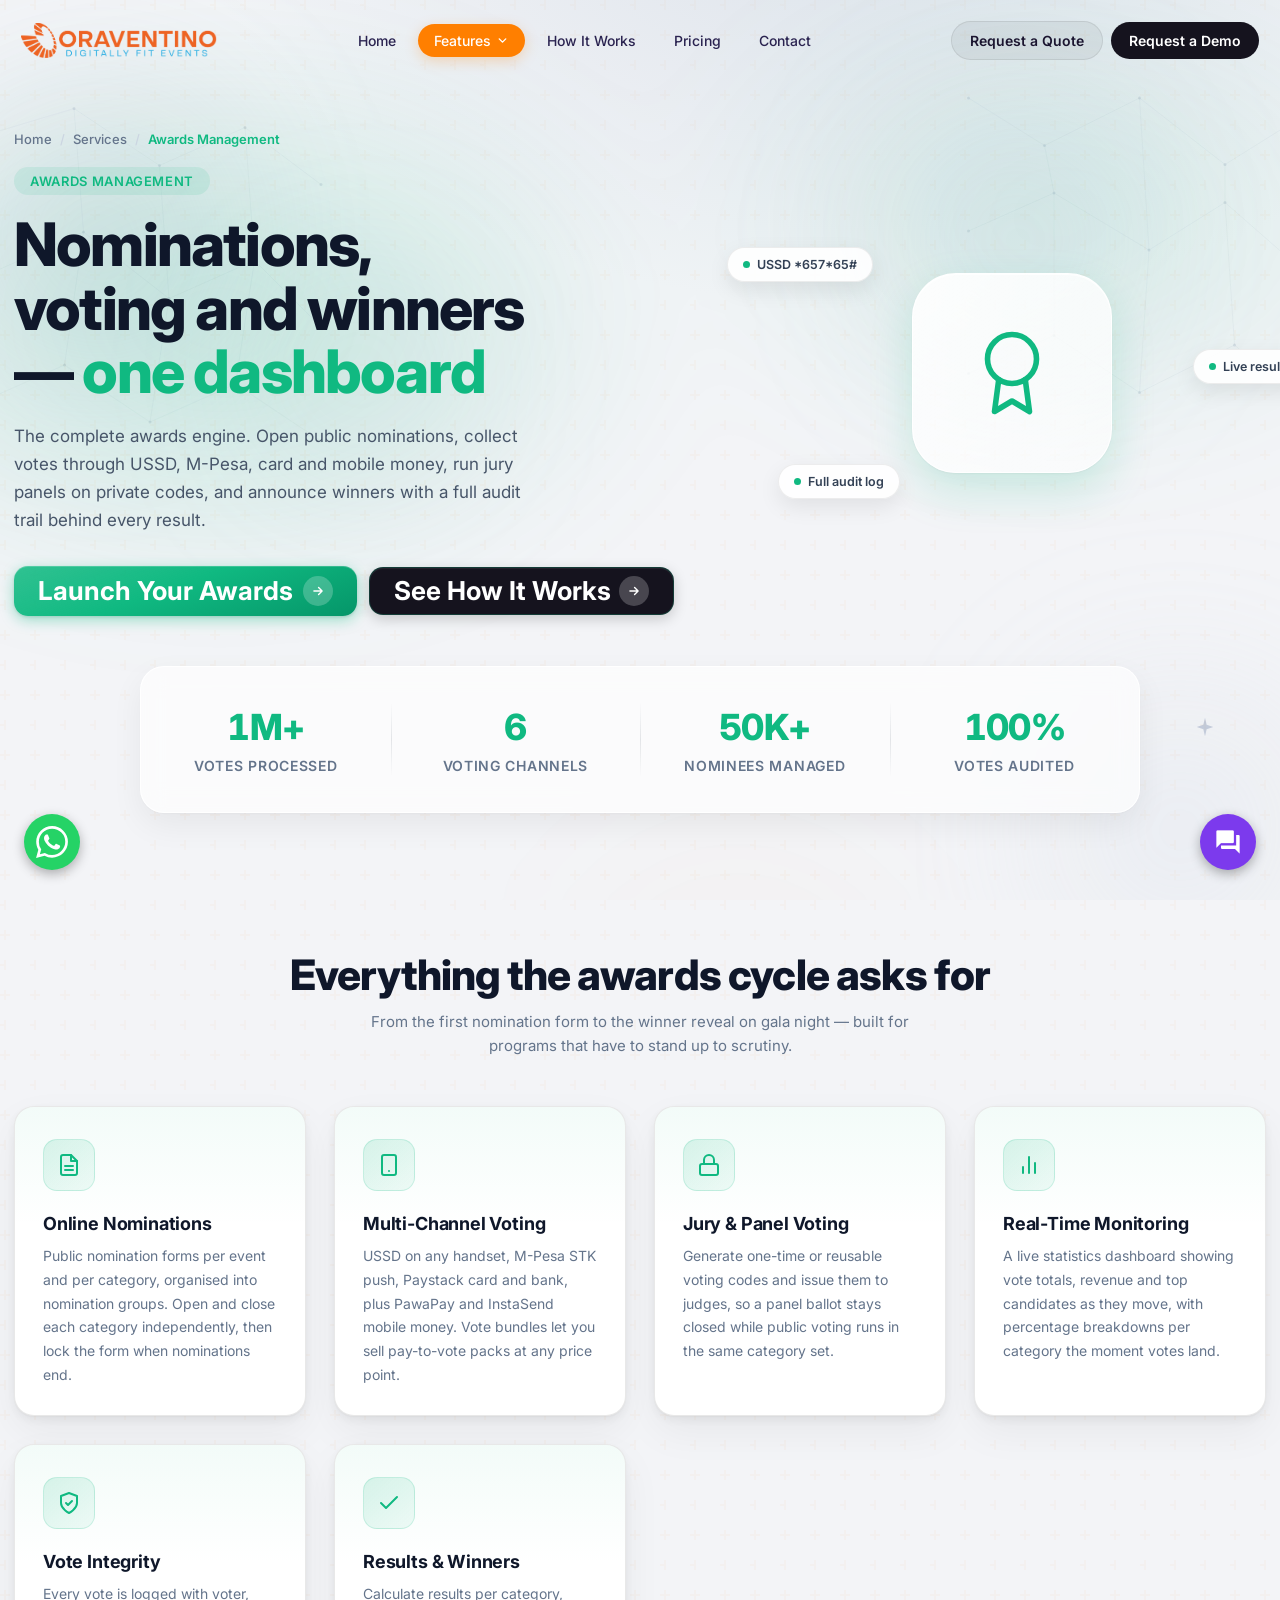
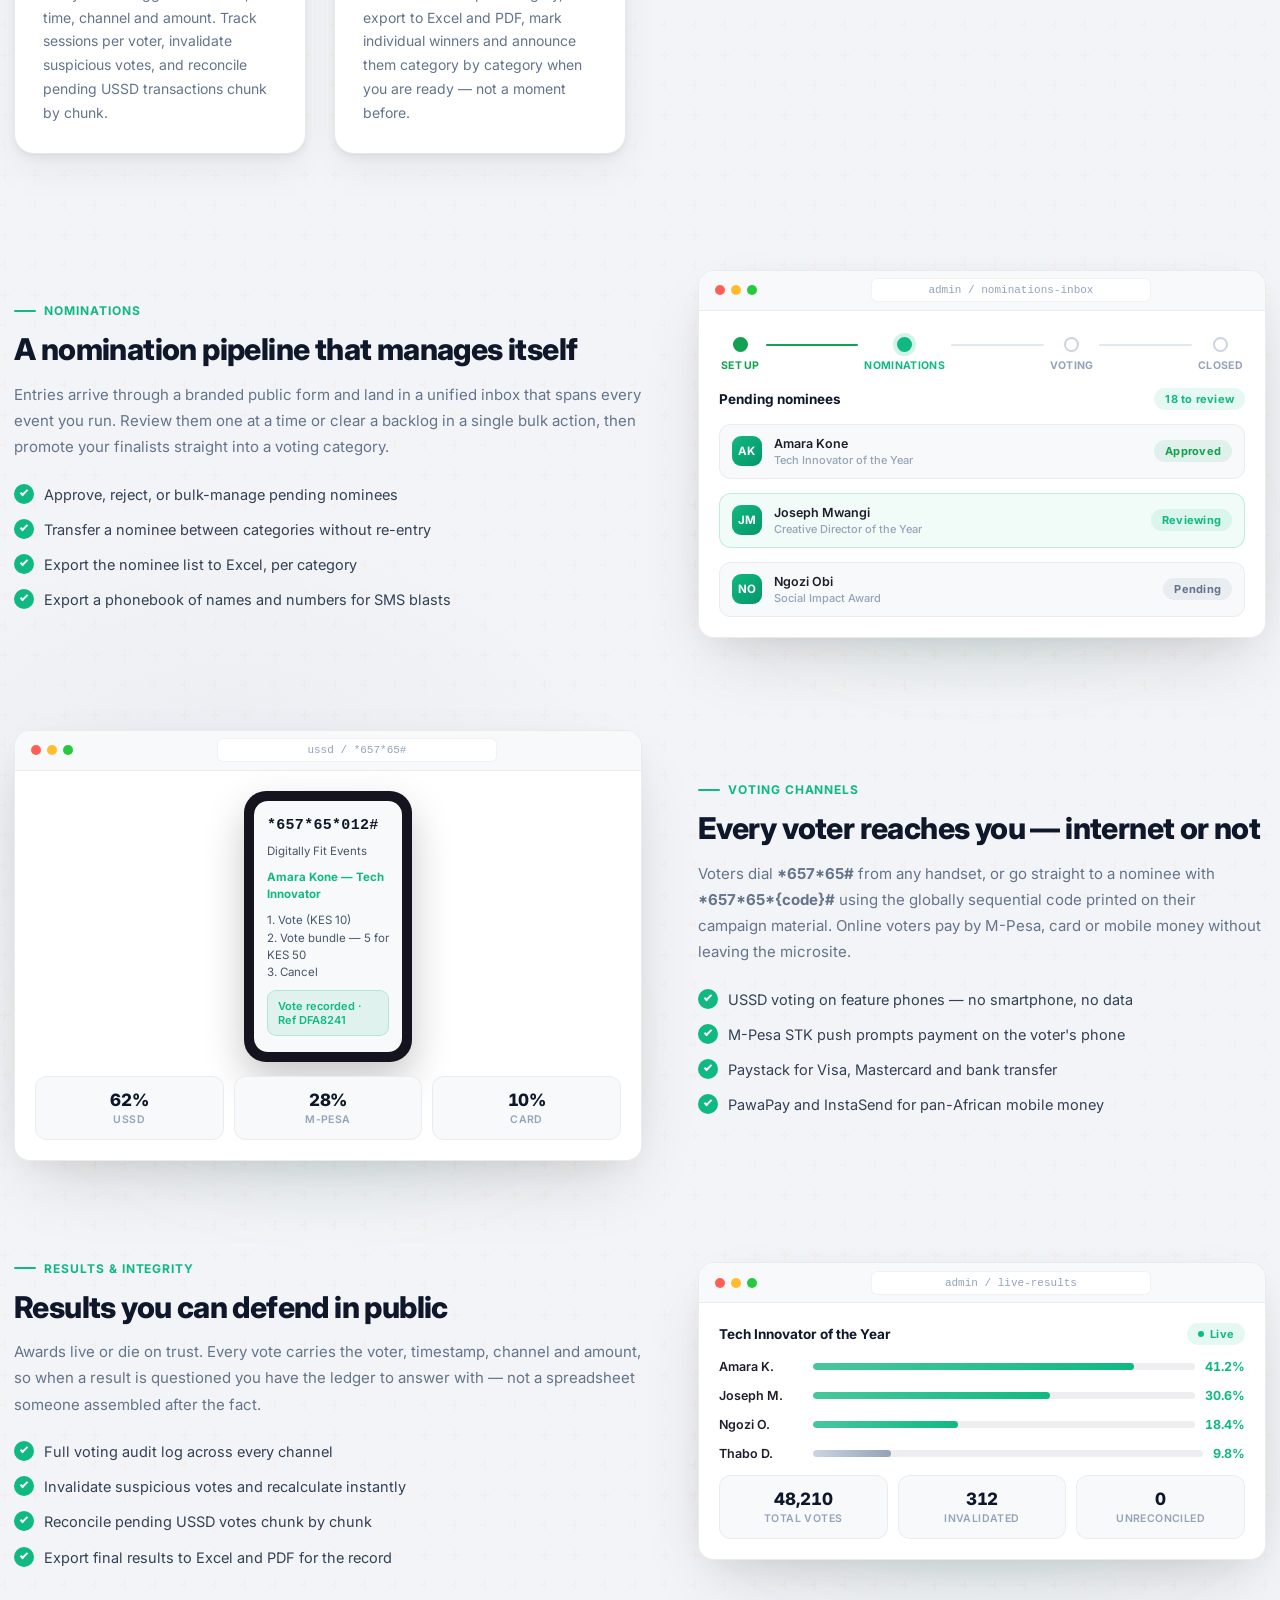
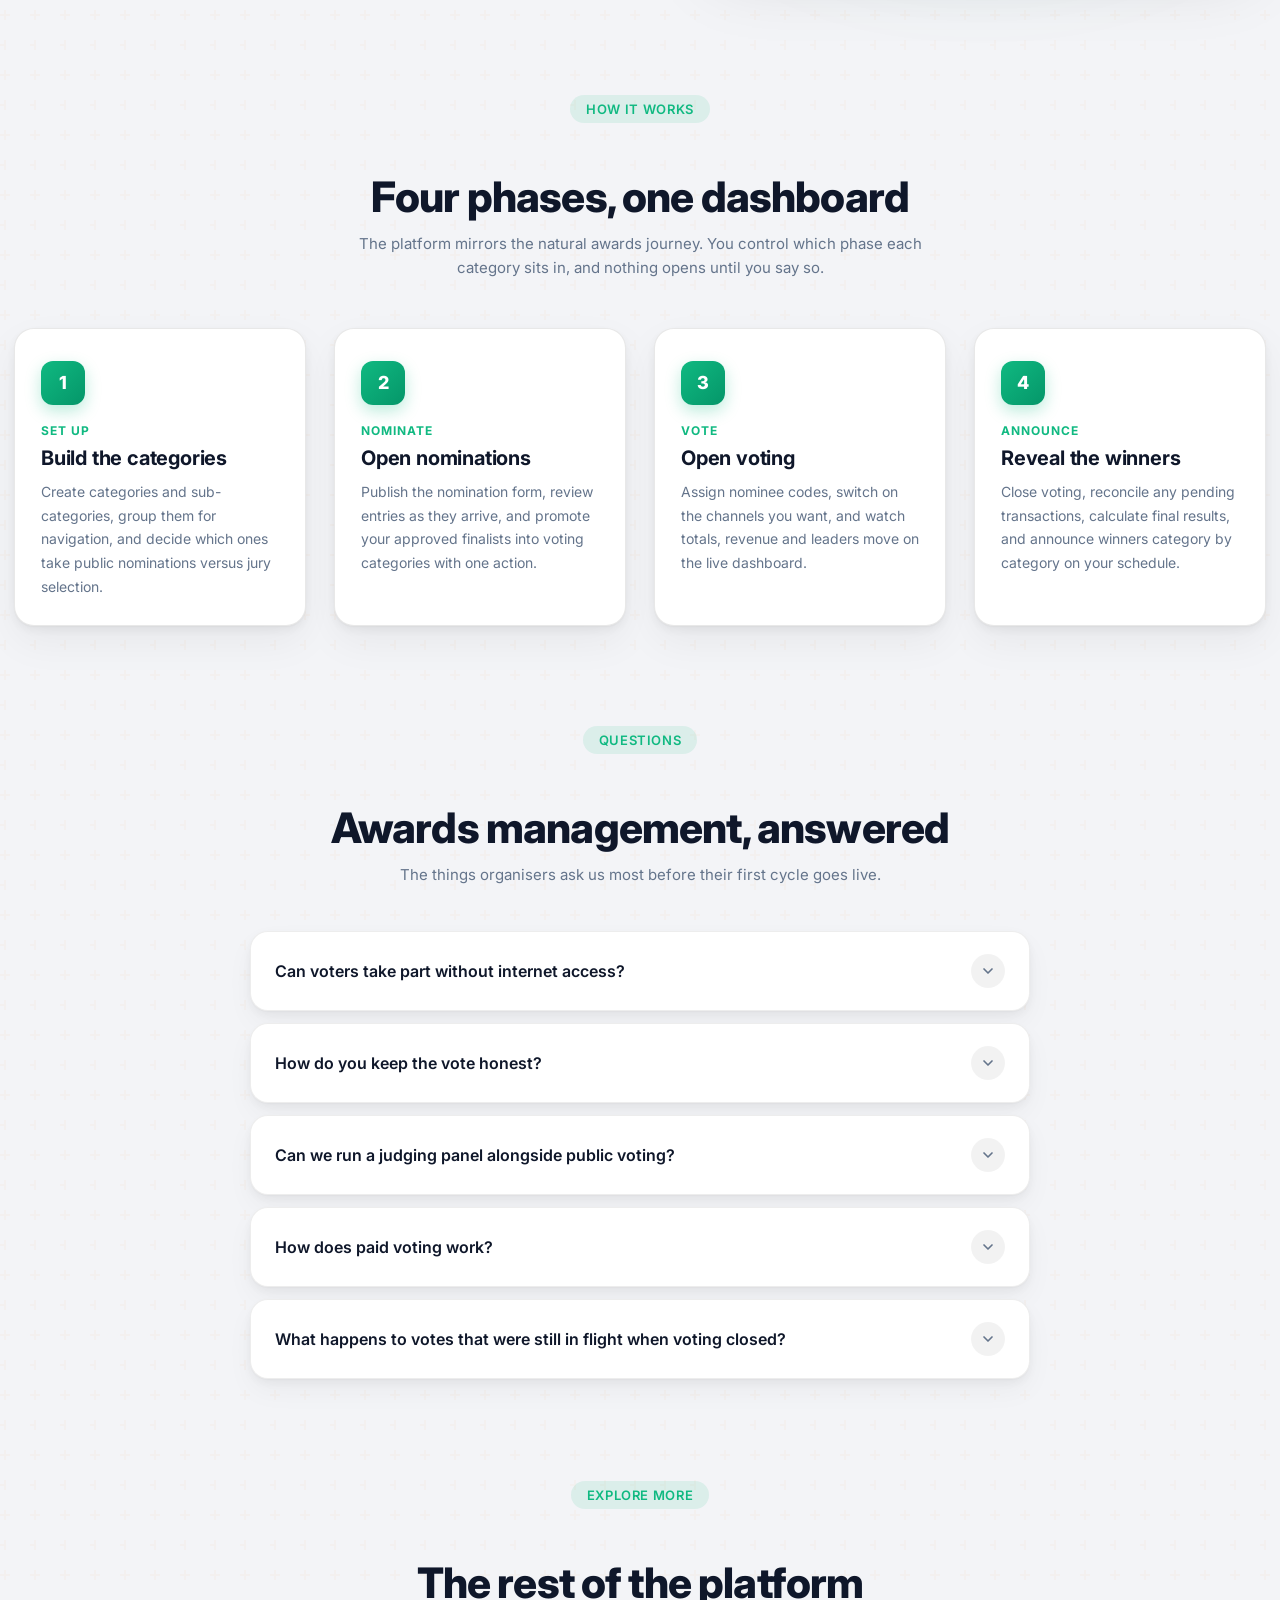
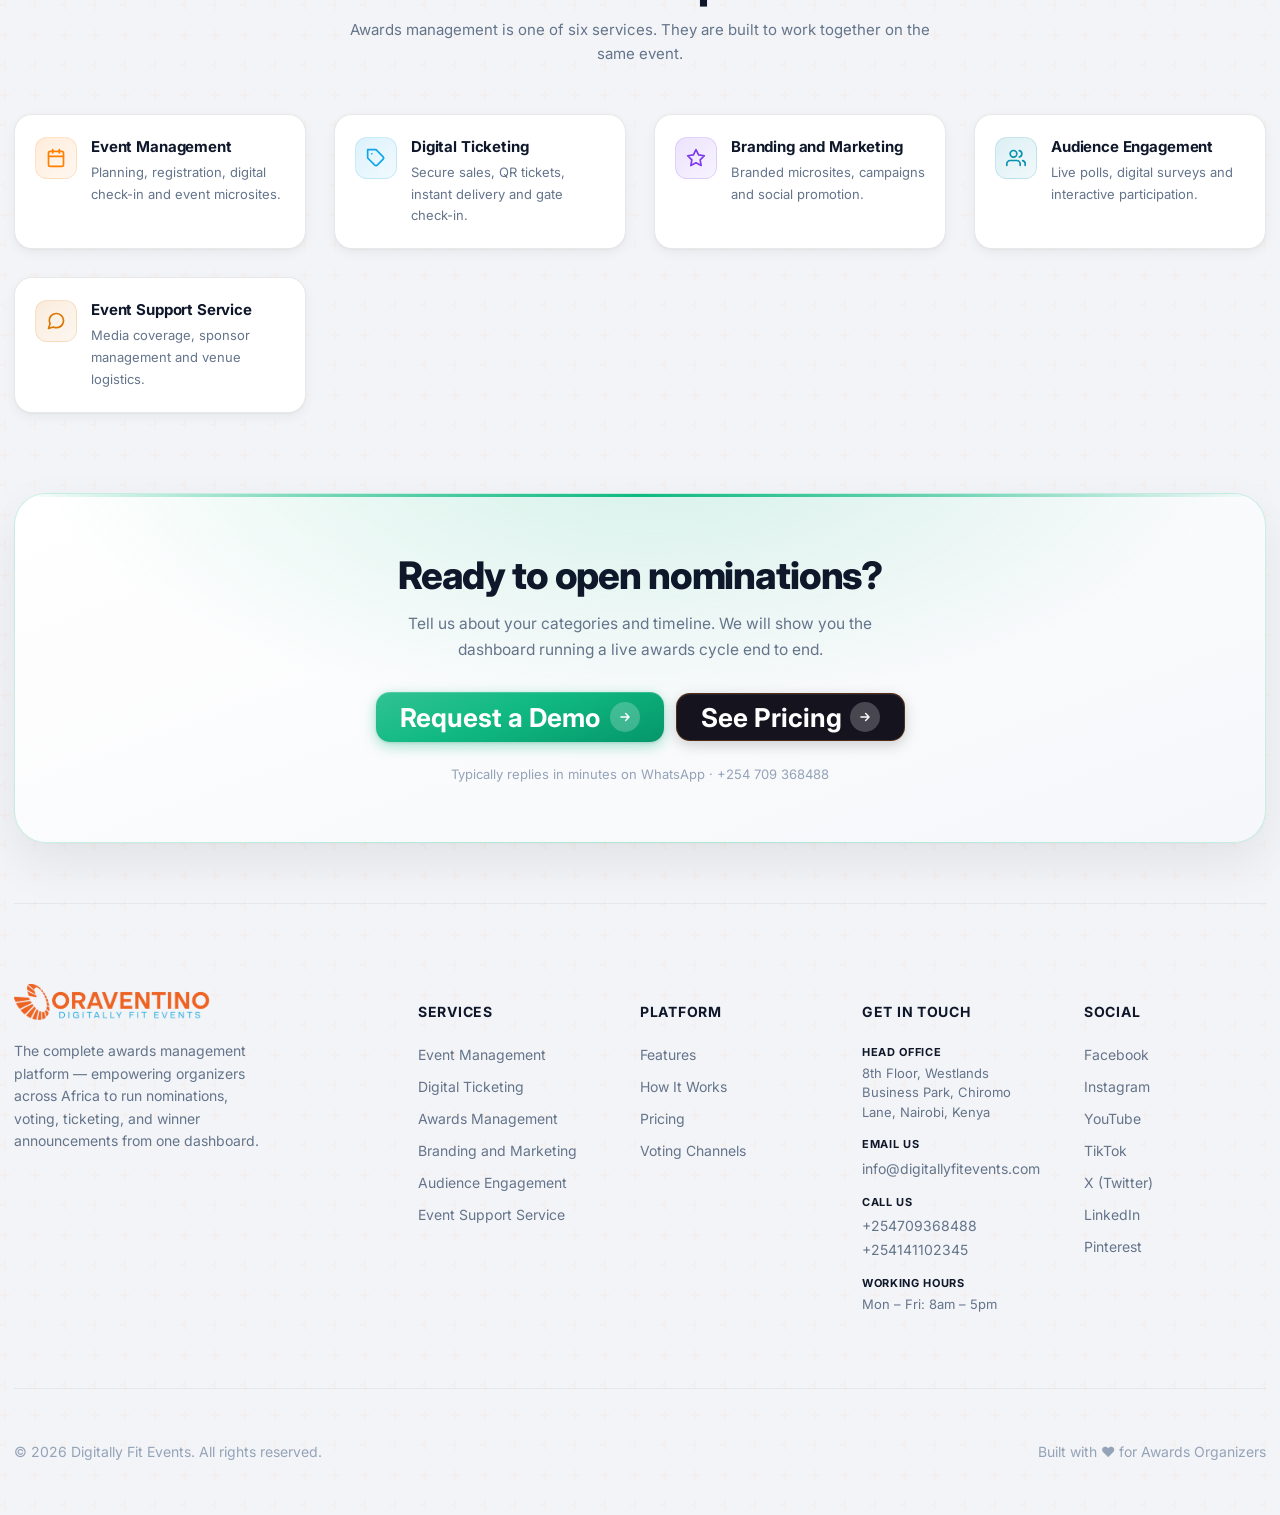
<file: awards-management.html>
<!DOCTYPE html>
<html lang="en">

<head>
  <!-- Google tag (gtag.js) -->
  <script async src="https://www.googletagmanager.com/gtag/js?id=G-RYSYW163V1"></script>
  <script>
    window.dataLayer = window.dataLayer || [];
    function gtag(){dataLayer.push(arguments);}
    gtag('js', new Date());

    gtag('config', 'G-RYSYW163V1');
  </script>
  <meta charset="UTF-8" />
  <meta name="viewport" content="width=device-width, initial-scale=1.0" />
  <meta name="description" content="Run nominations, multi-channel voting, jury panels and winner announcements from one dashboard — with USSD, M-Pesa, Paystack and PawaPay built in." />
  <title>Awards Management — Digitally Fit Events</title>
  <link rel="icon" type="image/png" href="logo-favicon.png" />
  <link rel="apple-touch-icon" href="logo-favicon.png" />
  <link rel="preconnect" href="https://fonts.googleapis.com" />
  <link rel="preconnect" href="https://fonts.gstatic.com" crossorigin />
  <link href="https://fonts.googleapis.com/css2?family=Instrument+Serif:ital,wght@0,400;0,700;1,400;1,700&family=Inter:wght@400;500;600;700;800&display=swap" rel="stylesheet" />
  <link href="https://fonts.googleapis.com/icon?family=Material+Icons" rel="stylesheet" />
  <link href="https://app.telvoip.io/web-chat.css" rel="stylesheet" />
  <link rel="stylesheet" href="main.css" />
  <link rel="stylesheet" href="subpage.css" />
  <script src="script.js" defer></script>
</head>

<body class="svc svc-awards-management">
  <!-- Scroll Progress -->
  <div class="scroll-progress" id="scroll-progress" aria-hidden="true"></div>

  <!-- Decorative background overlays -->
  <div class="bg-overlays" aria-hidden="true">
    <span class="bokeh bokeh-1"></span>
    <span class="bokeh bokeh-2"></span>
    <span class="bokeh bokeh-3"></span>
    <span class="bokeh bokeh-4"></span>
    <span class="bokeh bokeh-5"></span>
    <span class="bokeh bokeh-6"></span>

    <!-- Constellation / mesh network SVG -->
    <svg class="mesh mesh-left" viewBox="0 0 400 400" preserveAspectRatio="none" aria-hidden="true">
      <g stroke="rgba(100,120,150,0.13)" stroke-width="0.8" fill="none">
        <path d="M20 60 L120 30 L210 90 L300 50 L380 110" />
        <path d="M40 200 L130 160 L220 230 L310 190 L380 260" />
        <path d="M20 340 L110 300 L200 360 L290 320 L380 380" />
        <path d="M120 30 L130 160 L110 300" />
        <path d="M210 90 L220 230 L200 360" />
        <path d="M300 50 L310 190 L290 320" />
      </g>
      <g fill="rgba(100,120,150,0.28)">
        <circle cx="20" cy="60" r="1.6" />
        <circle cx="120" cy="30" r="1.6" />
        <circle cx="210" cy="90" r="1.6" />
        <circle cx="300" cy="50" r="1.6" />
        <circle cx="380" cy="110" r="1.6" />
        <circle cx="40" cy="200" r="1.6" />
        <circle cx="130" cy="160" r="1.6" />
        <circle cx="220" cy="230" r="1.6" />
        <circle cx="310" cy="190" r="1.6" />
        <circle cx="380" cy="260" r="1.6" />
        <circle cx="20" cy="340" r="1.6" />
        <circle cx="110" cy="300" r="1.6" />
        <circle cx="200" cy="360" r="1.6" />
        <circle cx="290" cy="320" r="1.6" />
        <circle cx="380" cy="380" r="1.6" />
      </g>
    </svg>
    <svg class="mesh mesh-right" viewBox="0 0 400 400" preserveAspectRatio="none" aria-hidden="true">
      <g stroke="rgba(100,120,150,0.13)" stroke-width="0.8" fill="none">
        <path d="M30 40 L110 90 L210 40 L300 110 L380 60" />
        <path d="M30 180 L120 140 L220 200 L300 150 L380 220" />
        <path d="M30 330 L120 290 L210 350 L310 300 L380 360" />
        <path d="M110 90 L120 140 L120 290" />
        <path d="M210 40 L220 200 L210 350" />
        <path d="M300 110 L300 150 L310 300" />
      </g>
      <g fill="rgba(100,120,150,0.28)">
        <circle cx="30" cy="40" r="1.6" />
        <circle cx="110" cy="90" r="1.6" />
        <circle cx="210" cy="40" r="1.6" />
        <circle cx="300" cy="110" r="1.6" />
        <circle cx="380" cy="60" r="1.6" />
        <circle cx="30" cy="180" r="1.6" />
        <circle cx="120" cy="140" r="1.6" />
        <circle cx="220" cy="200" r="1.6" />
        <circle cx="300" cy="150" r="1.6" />
        <circle cx="380" cy="220" r="1.6" />
        <circle cx="30" cy="330" r="1.6" />
        <circle cx="120" cy="290" r="1.6" />
        <circle cx="210" cy="350" r="1.6" />
        <circle cx="310" cy="300" r="1.6" />
        <circle cx="380" cy="360" r="1.6" />
      </g>
    </svg>

    <!-- Decorative sparkle -->
    <svg class="sparkle" viewBox="0 0 24 24" aria-hidden="true">
      <path d="M12 2 L13.8 9.5 L21 12 L13.8 14.5 L12 22 L10.2 14.5 L3 12 L10.2 9.5 Z" fill="rgba(100,120,160,0.35)" />
    </svg>
  </div>

  <div class="page">
    <!-- ===================== Header ===================== -->
    <header class="site-header" role="banner">
      <a class="brand" href="index.html" aria-label="Digitally Fit Events home">
        <img src="dfe-logo.png" alt="Digitally Fit Events logo" class="brand-logo" />
      </a>

      <nav class="primary-nav" aria-label="Primary">
        <ul>
          <li><a href="index.html" class="nav-link">Home</a></li>
          <li class="nav-item-dropdown">
            <button type="button" class="nav-link nav-dropdown-toggle is-active" id="services-toggle"
              aria-expanded="false" aria-controls="services-menu" aria-haspopup="true">
              Features
              <svg class="nav-caret" width="13" height="13" viewBox="0 0 24 24" fill="none" stroke="currentColor"
                stroke-width="2.6" stroke-linecap="round" stroke-linejoin="round" aria-hidden="true">
                <polyline points="6 9 12 15 18 9" />
              </svg>
            </button>

            <div class="nav-dropdown-menu" id="services-menu" aria-labelledby="services-toggle">
              <div class="nav-dd-grid">
                <a class="nav-dd-item to-event-management" href="event-management.html">
                  <span class="nav-dd-icon">
                    <svg width="18" height="18" viewBox="0 0 24 24" fill="none" stroke="currentColor" stroke-width="2"
                      stroke-linecap="round" stroke-linejoin="round" aria-hidden="true">
                      <rect x="3" y="4" width="18" height="18" rx="2" ry="2" />
                      <line x1="16" y1="2" x2="16" y2="6" />
                      <line x1="8" y1="2" x2="8" y2="6" />
                      <line x1="3" y1="10" x2="21" y2="10" />
                    </svg>
                  </span>
                  <span class="nav-dd-body">
                    <span class="nav-dd-name">Event Management</span>
                    <span class="nav-dd-desc">Planning, registration and check-in</span>
                  </span>
                </a>

                <a class="nav-dd-item to-digital-ticketing" href="digital-ticketing.html">
                  <span class="nav-dd-icon">
                    <svg width="18" height="18" viewBox="0 0 24 24" fill="none" stroke="currentColor" stroke-width="2"
                      stroke-linecap="round" stroke-linejoin="round" aria-hidden="true">
                      <path d="M20.59 13.41l-7.17 7.17a2 2 0 0 1-2.83 0L2 12V2h10l8.59 8.59a2 2 0 0 1 0 2.82z" />
                      <line x1="7" y1="7" x2="7.01" y2="7" />
                    </svg>
                  </span>
                  <span class="nav-dd-body">
                    <span class="nav-dd-name">Digital Ticketing</span>
                    <span class="nav-dd-desc">QR tickets, checkout and entry</span>
                  </span>
                </a>

                <a class="nav-dd-item to-awards-management is-current" href="awards-management.html"
                  aria-current="page">
                  <span class="nav-dd-icon">
                    <svg width="18" height="18" viewBox="0 0 24 24" fill="none" stroke="currentColor" stroke-width="2"
                      stroke-linecap="round" stroke-linejoin="round" aria-hidden="true">
                      <circle cx="12" cy="8" r="7" />
                      <polyline points="8.21 13.89 7 23 12 20 17 23 15.79 13.88" />
                    </svg>
                  </span>
                  <span class="nav-dd-body">
                    <span class="nav-dd-name">Awards Management</span>
                    <span class="nav-dd-desc">Nominations, voting and winners</span>
                  </span>
                </a>

                <a class="nav-dd-item to-branding-marketing" href="branding-marketing.html">
                  <span class="nav-dd-icon">
                    <svg width="18" height="18" viewBox="0 0 24 24" fill="none" stroke="currentColor" stroke-width="2"
                      stroke-linecap="round" stroke-linejoin="round" aria-hidden="true">
                      <polygon
                        points="12 2 15.09 8.26 22 9.27 17 14.14 18.18 21.02 12 17.77 5.82 21.02 7 14.14 2 9.27 8.91 8.26 12 2" />
                    </svg>
                  </span>
                  <span class="nav-dd-body">
                    <span class="nav-dd-name">Branding and Marketing</span>
                    <span class="nav-dd-desc">Microsites, campaigns and reach</span>
                  </span>
                </a>

                <a class="nav-dd-item to-audience-engagement" href="audience-engagement.html">
                  <span class="nav-dd-icon">
                    <svg width="18" height="18" viewBox="0 0 24 24" fill="none" stroke="currentColor" stroke-width="2"
                      stroke-linecap="round" stroke-linejoin="round" aria-hidden="true">
                      <path d="M17 21v-2a4 4 0 0 0-4-4H5a4 4 0 0 0-4 4v2" />
                      <circle cx="9" cy="7" r="4" />
                      <path d="M23 21v-2a4 4 0 0 0-3-3.87" />
                      <path d="M16 3.13a4 4 0 0 1 0 7.75" />
                    </svg>
                  </span>
                  <span class="nav-dd-body">
                    <span class="nav-dd-name">Audience Engagement</span>
                    <span class="nav-dd-desc">Live polls, surveys and voting</span>
                  </span>
                </a>

                <a class="nav-dd-item to-event-support" href="event-support.html">
                  <span class="nav-dd-icon">
                    <svg width="18" height="18" viewBox="0 0 24 24" fill="none" stroke="currentColor" stroke-width="2"
                      stroke-linecap="round" stroke-linejoin="round" aria-hidden="true">
                      <path
                        d="M21 11.5a8.38 8.38 0 0 1-.9 3.8 8.5 8.5 0 0 1-7.6 4.7 8.38 8.38 0 0 1-3.8-.9L3 21l1.9-5.7a8.38 8.38 0 0 1-.9-3.8 8.5 8.5 0 0 1 4.7-7.6 8.38 8.38 0 0 1 3.8-.9h.5a8.48 8.48 0 0 1 8 8v.5z" />
                    </svg>
                  </span>
                  <span class="nav-dd-body">
                    <span class="nav-dd-name">Event Support Service</span>
                    <span class="nav-dd-desc">Media, sponsors and logistics</span>
                  </span>
                </a>
              </div>

              <a class="nav-dd-all" href="index.html#features">
                View all platform features
                <svg width="14" height="14" viewBox="0 0 24 24" fill="none" stroke="currentColor" stroke-width="2.5"
                  stroke-linecap="round" stroke-linejoin="round" aria-hidden="true">
                  <path d="M5 12h14M13 6l6 6-6 6" />
                </svg>
              </a>
            </div>
          </li>
          <li><a href="index.html#how-it-works" class="nav-link">How It Works</a></li>
          <li><a href="index.html#pricing" class="nav-link">Pricing</a></li>
          <li><a href="index.html#contact" class="nav-link">Contact</a></li>
        </ul>
      </nav>

      <div class="header-actions">
        <a href="https://wa.me/254709368488" target="_blank" rel="noopener noreferrer" class="btn btn-ghost">Request a Quote</a>
        <a href="https://wa.me/254709368488" target="_blank" rel="noopener noreferrer" class="btn btn-dark">Request a Demo</a>
      </div>

      <!-- Hamburger Menu Trigger (Mobile only) -->
      <button class="nav-toggle" id="nav-toggle" aria-label="Toggle navigation" aria-expanded="false">
        <span class="hamburger-bar bar-top"></span>
        <span class="hamburger-bar bar-middle"></span>
        <span class="hamburger-bar bar-bottom"></span>
      </button>
    </header>

    <!-- ===================== Mobile Overlay Menu ===================== -->
    <div class="mobile-menu-overlay" id="mobile-menu" aria-hidden="true">
      <div class="mobile-menu-inner">
        <div class="mobile-menu-header">
          <a class="brand" href="index.html" aria-label="Digitally Fit Events home">
            <img src="dfe-logo.png" alt="Digitally Fit Events logo" class="brand-logo" />
          </a>
          <button class="mobile-menu-close" id="mobile-menu-close" aria-label="Close menu">
            <svg viewBox="0 0 24 24" width="24" height="24" stroke="currentColor" stroke-width="2.5" fill="none"
              stroke-linecap="round" stroke-linejoin="round">
              <line x1="18" y1="6" x2="6" y2="18"></line>
              <line x1="6" y1="6" x2="18" y2="18"></line>
            </svg>
          </button>
        </div>

        <nav class="mobile-nav" aria-label="Mobile Primary">
          <ul>
            <li style="--i: 1;"><a href="index.html" class="mobile-nav-link">Home</a></li>
            <li style="--i: 2;" class="mobile-nav-group">
              <button type="button" class="mobile-nav-trigger is-active" id="mobile-services-toggle"
                aria-expanded="true" aria-controls="mobile-services">
                Features
                <svg class="mobile-nav-caret" width="18" height="18" viewBox="0 0 24 24" fill="none"
                  stroke="currentColor" stroke-width="2.6" stroke-linecap="round" stroke-linejoin="round"
                  aria-hidden="true">
                  <polyline points="6 9 12 15 18 9" />
                </svg>
              </button>
              <ul class="mobile-subnav is-open" id="mobile-services">
                <li><a href="event-management.html" class="mobile-subnav-link">Event Management</a></li>
                <li><a href="digital-ticketing.html" class="mobile-subnav-link">Digital Ticketing</a></li>
                <li><a href="awards-management.html" class="mobile-subnav-link is-current" aria-current="page">Awards Management</a></li>
                <li><a href="branding-marketing.html" class="mobile-subnav-link">Branding and Marketing</a></li>
                <li><a href="audience-engagement.html" class="mobile-subnav-link">Audience Engagement</a></li>
                <li><a href="event-support.html" class="mobile-subnav-link">Event Support Service</a></li>
              </ul>
            </li>
            <li style="--i: 3;"><a href="index.html#how-it-works" class="mobile-nav-link">How It Works</a></li>
            <li style="--i: 4;"><a href="index.html#pricing" class="mobile-nav-link">Pricing</a></li>
            <li style="--i: 5;"><a href="index.html#contact" class="mobile-nav-link">Contact</a></li>
          </ul>
        </nav>

        <div class="mobile-menu-footer">
          <a href="https://wa.me/254709368488" target="_blank" rel="noopener noreferrer" class="btn btn-ghost" style="--i: 6;">Request a Quote</a>
          <a href="https://wa.me/254709368488" target="_blank" rel="noopener noreferrer" class="btn btn-dark" style="--i: 7;">Request a Demo</a>
        </div>
      </div>
    </div>

    <!-- ===================== Hero ===================== -->
    <section class="svc-hero" aria-labelledby="svc-title">
      <div class="svc-hero-glow" aria-hidden="true"></div>

      <div class="svc-hero-copy">
        <nav class="svc-breadcrumb" aria-label="Breadcrumb">
          <a href="index.html">Home</a>
          <span class="sep" aria-hidden="true">/</span>
          <a href="index.html#features">Services</a>
          <span class="sep" aria-hidden="true">/</span>
          <span aria-current="page">Awards Management</span>
        </nav>

        <span class="svc-eyebrow">Awards Management</span>

        <h1 id="svc-title" class="svc-hero-title">
          Nominations, voting and winners — <span class="accent">one dashboard</span>
        </h1>

        <p class="svc-hero-lead">The complete awards engine. Open public nominations, collect votes through USSD,
          M-Pesa, card and mobile money, run jury panels on private codes, and announce winners with a full audit
          trail behind every result.</p>

        <div class="svc-hero-ctas">
          <a href="#lead-modal" class="cta-primary svc-cta-accent" data-lead-form>
            <span>Launch Your Awards</span>
            <span class="cta-arrow" aria-hidden="true">
              <svg viewBox="0 0 24 24" width="14" height="14">
                <path d="M5 12h13M13 6l6 6-6 6" fill="none" stroke="#fff" stroke-width="2.4" stroke-linecap="round"
                  stroke-linejoin="round" />
              </svg>
            </span>
          </a>
          <a href="#how-it-works" class="cta-secondary">
            <span>See How It Works</span>
            <span class="cta-arrow" aria-hidden="true">
              <svg viewBox="0 0 24 24" width="14" height="14">
                <path d="M5 12h13M13 6l6 6-6 6" fill="none" stroke="#fff" stroke-width="2.4" stroke-linecap="round"
                  stroke-linejoin="round" />
              </svg>
            </span>
          </a>
        </div>
      </div>

      <div class="svc-hero-visual" aria-hidden="true">
        <div class="svc-hero-emblem">
          <svg viewBox="0 0 24 24" fill="none" stroke="currentColor" stroke-width="1.6" stroke-linecap="round"
            stroke-linejoin="round">
            <circle cx="12" cy="8" r="7" />
            <polyline points="8.21 13.89 7 23 12 20 17 23 15.79 13.88" />
          </svg>
        </div>
        <span class="svc-orbit svc-orbit-1">USSD *657*65#</span>
        <span class="svc-orbit svc-orbit-2">Live results</span>
        <span class="svc-orbit svc-orbit-3">Full audit log</span>
      </div>
    </section>

    <!-- ===================== Stats ===================== -->
    <section class="svc-stats stats-section" aria-label="Awards management at a glance">
      <div class="stats-grid">
        <div class="stat-card">
          <div class="stat-value">1M+</div>
          <div class="stat-label">Votes Processed</div>
        </div>
        <div class="stat-card">
          <div class="stat-value">6</div>
          <div class="stat-label">Voting Channels</div>
        </div>
        <div class="stat-card">
          <div class="stat-value">50K+</div>
          <div class="stat-label">Nominees Managed</div>
        </div>
        <div class="stat-card">
          <div class="stat-value">100%</div>
          <div class="stat-label">Votes Audited</div>
        </div>
      </div>
    </section>

    <!-- ===================== Capabilities ===================== -->
    <section class="svc-section" id="capabilities">
      <div class="svc-section-head">
        <span class="svc-eyebrow">Capabilities</span>
        <h2 class="section-title">Everything the awards cycle asks for</h2>
        <p class="section-subtitle">From the first nomination form to the winner reveal on gala night — built for
          programs that have to stand up to scrutiny.</p>
      </div>

      <div class="features-grid">
        <div class="svc-card">
          <div class="svc-card-icon">
            <svg width="24" height="24" viewBox="0 0 24 24" fill="none" stroke="currentColor" stroke-width="2"
              stroke-linecap="round" stroke-linejoin="round" aria-hidden="true">
              <path d="M14 2H6a2 2 0 0 0-2 2v16a2 2 0 0 0 2 2h12a2 2 0 0 0 2-2V8z" />
              <polyline points="14 2 14 8 20 8" />
              <line x1="16" y1="13" x2="8" y2="13" />
              <line x1="16" y1="17" x2="8" y2="17" />
            </svg>
          </div>
          <h3 class="svc-card-title">Online Nominations</h3>
          <p class="svc-card-desc">Public nomination forms per event and per category, organised into nomination
            groups. Open and close each category independently, then lock the form when nominations end.</p>
        </div>

        <div class="svc-card">
          <div class="svc-card-icon">
            <svg width="24" height="24" viewBox="0 0 24 24" fill="none" stroke="currentColor" stroke-width="2"
              stroke-linecap="round" stroke-linejoin="round" aria-hidden="true">
              <rect x="5" y="2" width="14" height="20" rx="2" ry="2" />
              <line x1="12" y1="18" x2="12.01" y2="18" />
            </svg>
          </div>
          <h3 class="svc-card-title">Multi-Channel Voting</h3>
          <p class="svc-card-desc">USSD on any handset, M-Pesa STK push, Paystack card and bank, plus PawaPay and
            InstaSend mobile money. Vote bundles let you sell pay-to-vote packs at any price point.</p>
        </div>

        <div class="svc-card">
          <div class="svc-card-icon">
            <svg width="24" height="24" viewBox="0 0 24 24" fill="none" stroke="currentColor" stroke-width="2"
              stroke-linecap="round" stroke-linejoin="round" aria-hidden="true">
              <rect x="3" y="11" width="18" height="11" rx="2" ry="2" />
              <path d="M7 11V7a5 5 0 0 1 10 0v4" />
            </svg>
          </div>
          <h3 class="svc-card-title">Jury &amp; Panel Voting</h3>
          <p class="svc-card-desc">Generate one-time or reusable voting codes and issue them to judges, so a panel
            ballot stays closed while public voting runs in the same category set.</p>
        </div>

        <div class="svc-card">
          <div class="svc-card-icon">
            <svg width="24" height="24" viewBox="0 0 24 24" fill="none" stroke="currentColor" stroke-width="2"
              stroke-linecap="round" stroke-linejoin="round" aria-hidden="true">
              <line x1="18" y1="20" x2="18" y2="10" />
              <line x1="12" y1="20" x2="12" y2="4" />
              <line x1="6" y1="20" x2="6" y2="14" />
            </svg>
          </div>
          <h3 class="svc-card-title">Real-Time Monitoring</h3>
          <p class="svc-card-desc">A live statistics dashboard showing vote totals, revenue and top candidates as
            they move, with percentage breakdowns per category the moment votes land.</p>
        </div>

        <div class="svc-card">
          <div class="svc-card-icon">
            <svg width="24" height="24" viewBox="0 0 24 24" fill="none" stroke="currentColor" stroke-width="2"
              stroke-linecap="round" stroke-linejoin="round" aria-hidden="true">
              <path d="M12 22s8-4 8-10V5l-8-3-8 3v7c0 6 8 10 8 10z" />
              <polyline points="9 12 11 14 15 10" />
            </svg>
          </div>
          <h3 class="svc-card-title">Vote Integrity</h3>
          <p class="svc-card-desc">Every vote is logged with voter, time, channel and amount. Track sessions per
            voter, invalidate suspicious votes, and reconcile pending USSD transactions chunk by chunk.</p>
        </div>

        <div class="svc-card">
          <div class="svc-card-icon">
            <svg width="24" height="24" viewBox="0 0 24 24" fill="none" stroke="currentColor" stroke-width="2"
              stroke-linecap="round" stroke-linejoin="round" aria-hidden="true">
              <polyline points="20 6 9 17 4 12" />
            </svg>
          </div>
          <h3 class="svc-card-title">Results &amp; Winners</h3>
          <p class="svc-card-desc">Calculate results per category, export to Excel and PDF, mark individual winners
            and announce them category by category when you are ready — not a moment before.</p>
        </div>
      </div>
    </section>

    <!-- ===================== Deep dives ===================== -->
    <section class="svc-deep" aria-label="How awards management works in detail">

      <!-- Deep dive 1 — Nominations -->
      <div class="svc-deep-row">
        <div class="svc-deep-copy">
          <span class="svc-deep-label">Nominations</span>
          <h2 class="svc-deep-title">A nomination pipeline that manages itself</h2>
          <p class="svc-deep-text">Entries arrive through a branded public form and land in a unified inbox that spans
            every event you run. Review them one at a time or clear a backlog in a single bulk action, then promote
            your finalists straight into a voting category.</p>
          <ul class="svc-deep-list">
            <li>Approve, reject, or bulk-manage pending nominees</li>
            <li>Transfer a nominee between categories without re-entry</li>
            <li>Export the nominee list to Excel, per category</li>
            <li>Export a phonebook of names and numbers for SMS blasts</li>
          </ul>
        </div>

        <div class="svc-deep-visual">
          <div class="browser-frame">
            <div class="browser-header">
              <div class="browser-dots">
                <span class="dot red"></span>
                <span class="dot yellow"></span>
                <span class="dot green"></span>
              </div>
              <div class="browser-address">admin / nominations-inbox</div>
            </div>
            <div class="svc-mock">
              <div class="svc-mock-rail" aria-hidden="true">
                <div class="svc-mock-step is-done"><span class="bead"></span>Set up</div>
                <div class="svc-mock-track is-done"></div>
                <div class="svc-mock-step is-active"><span class="bead"></span>Nominations</div>
                <div class="svc-mock-track"></div>
                <div class="svc-mock-step"><span class="bead"></span>Voting</div>
                <div class="svc-mock-track"></div>
                <div class="svc-mock-step"><span class="bead"></span>Closed</div>
              </div>

              <div class="svc-mock-head">
                <span class="svc-mock-title">Pending nominees</span>
                <span class="svc-chip">18 to review</span>
              </div>

              <div class="svc-mock-row">
                <span class="svc-mock-avatar">AK</span>
                <span class="svc-mock-name">Amara Kone
                  <span class="svc-mock-meta">Tech Innovator of the Year</span>
                </span>
                <span class="svc-chip is-ok">Approved</span>
              </div>

              <div class="svc-mock-row is-highlight">
                <span class="svc-mock-avatar">JM</span>
                <span class="svc-mock-name">Joseph Mwangi
                  <span class="svc-mock-meta">Creative Director of the Year</span>
                </span>
                <span class="svc-chip">Reviewing</span>
              </div>

              <div class="svc-mock-row">
                <span class="svc-mock-avatar">NO</span>
                <span class="svc-mock-name">Ngozi Obi
                  <span class="svc-mock-meta">Social Impact Award</span>
                </span>
                <span class="svc-chip is-muted">Pending</span>
              </div>
            </div>
          </div>
        </div>
      </div>

      <!-- Deep dive 2 — USSD / channels -->
      <div class="svc-deep-row is-reversed">
        <div class="svc-deep-copy">
          <span class="svc-deep-label">Voting Channels</span>
          <h2 class="svc-deep-title">Every voter reaches you — internet or not</h2>
          <p class="svc-deep-text">Voters dial <strong>*657*65#</strong> from any handset, or go straight to a nominee
            with <strong>*657*65*{code}#</strong> using the globally sequential code printed on their campaign
            material. Online voters pay by M-Pesa, card or mobile money without leaving the microsite.</p>
          <ul class="svc-deep-list">
            <li>USSD voting on feature phones — no smartphone, no data</li>
            <li>M-Pesa STK push prompts payment on the voter's phone</li>
            <li>Paystack for Visa, Mastercard and bank transfer</li>
            <li>PawaPay and InstaSend for pan-African mobile money</li>
          </ul>
        </div>

        <div class="svc-deep-visual">
          <div class="browser-frame">
            <div class="browser-header">
              <div class="browser-dots">
                <span class="dot red"></span>
                <span class="dot yellow"></span>
                <span class="dot green"></span>
              </div>
              <div class="browser-address">ussd / *657*65#</div>
            </div>
            <div class="svc-mock">
              <div class="svc-mock-phone">
                <div class="svc-mock-phone-screen">
                  <div class="svc-mock-phone-dial">*657*65*012#</div>
                  <div class="svc-mock-phone-line">Digitally Fit Events</div>
                  <div class="svc-mock-phone-line is-accent">Amara Kone — Tech Innovator</div>
                  <div class="svc-mock-phone-line">1. Vote (KES 10)<br />2. Vote bundle — 5 for KES 50<br />3. Cancel</div>
                  <div class="svc-mock-phone-reply">Vote recorded · Ref DFA8241</div>
                </div>
              </div>

              <div class="svc-mock-grid">
                <div class="svc-mock-tile"><strong>62%</strong><span>USSD</span></div>
                <div class="svc-mock-tile"><strong>28%</strong><span>M-Pesa</span></div>
                <div class="svc-mock-tile"><strong>10%</strong><span>Card</span></div>
              </div>
            </div>
          </div>
        </div>
      </div>

      <!-- Deep dive 3 — Results -->
      <div class="svc-deep-row">
        <div class="svc-deep-copy">
          <span class="svc-deep-label">Results &amp; Integrity</span>
          <h2 class="svc-deep-title">Results you can defend in public</h2>
          <p class="svc-deep-text">Awards live or die on trust. Every vote carries the voter, timestamp, channel and
            amount, so when a result is questioned you have the ledger to answer with — not a spreadsheet someone
            assembled after the fact.</p>
          <ul class="svc-deep-list">
            <li>Full voting audit log across every channel</li>
            <li>Invalidate suspicious votes and recalculate instantly</li>
            <li>Reconcile pending USSD votes chunk by chunk</li>
            <li>Export final results to Excel and PDF for the record</li>
          </ul>
        </div>

        <div class="svc-deep-visual">
          <div class="browser-frame">
            <div class="browser-header">
              <div class="browser-dots">
                <span class="dot red"></span>
                <span class="dot yellow"></span>
                <span class="dot green"></span>
              </div>
              <div class="browser-address">admin / live-results</div>
            </div>
            <div class="svc-mock">
              <div class="svc-mock-head">
                <span class="svc-mock-title">Tech Innovator of the Year</span>
                <span class="svc-chip is-live">Live</span>
              </div>

              <div class="svc-mock-barrow">
                <span class="svc-mock-name">Amara K.</span>
                <span class="svc-mock-bar"><span class="svc-mock-bar-fill" style="width: 84%; --d: 0s;"></span></span>
                <span class="svc-mock-value">41.2%</span>
              </div>
              <div class="svc-mock-barrow">
                <span class="svc-mock-name">Joseph M.</span>
                <span class="svc-mock-bar"><span class="svc-mock-bar-fill" style="width: 62%; --d: .12s;"></span></span>
                <span class="svc-mock-value">30.6%</span>
              </div>
              <div class="svc-mock-barrow">
                <span class="svc-mock-name">Ngozi O.</span>
                <span class="svc-mock-bar"><span class="svc-mock-bar-fill" style="width: 38%; --d: .24s;"></span></span>
                <span class="svc-mock-value">18.4%</span>
              </div>
              <div class="svc-mock-barrow">
                <span class="svc-mock-name">Thabo D.</span>
                <span class="svc-mock-bar"><span class="svc-mock-bar-fill is-muted" style="width: 20%; --d: .36s;"></span></span>
                <span class="svc-mock-value">9.8%</span>
              </div>

              <div class="svc-mock-grid">
                <div class="svc-mock-tile"><strong>48,210</strong><span>Total votes</span></div>
                <div class="svc-mock-tile"><strong>312</strong><span>Invalidated</span></div>
                <div class="svc-mock-tile"><strong>0</strong><span>Unreconciled</span></div>
              </div>
            </div>
          </div>
        </div>
      </div>
    </section>

    <!-- ===================== How it works ===================== -->
    <section class="svc-section" id="how-it-works">
      <div class="svc-section-head">
        <span class="svc-eyebrow">How It Works</span>
        <h2 class="section-title">Four phases, one dashboard</h2>
        <p class="section-subtitle">The platform mirrors the natural awards journey. You control which phase each
          category sits in, and nothing opens until you say so.</p>
      </div>

      <div class="lifecycle-grid">
        <div class="svc-step">
          <div class="svc-step-number">1</div>
          <div class="svc-step-phase">Set Up</div>
          <h3 class="svc-step-title">Build the categories</h3>
          <p class="svc-step-desc">Create categories and sub-categories, group them for navigation, and decide which
            ones take public nominations versus jury selection.</p>
        </div>

        <div class="svc-step">
          <div class="svc-step-number">2</div>
          <div class="svc-step-phase">Nominate</div>
          <h3 class="svc-step-title">Open nominations</h3>
          <p class="svc-step-desc">Publish the nomination form, review entries as they arrive, and promote your
            approved finalists into voting categories with one action.</p>
        </div>

        <div class="svc-step">
          <div class="svc-step-number">3</div>
          <div class="svc-step-phase">Vote</div>
          <h3 class="svc-step-title">Open voting</h3>
          <p class="svc-step-desc">Assign nominee codes, switch on the channels you want, and watch totals, revenue
            and leaders move on the live dashboard.</p>
        </div>

        <div class="svc-step">
          <div class="svc-step-number">4</div>
          <div class="svc-step-phase">Announce</div>
          <h3 class="svc-step-title">Reveal the winners</h3>
          <p class="svc-step-desc">Close voting, reconcile any pending transactions, calculate final results, and
            announce winners category by category on your schedule.</p>
        </div>
      </div>
    </section>

    <!-- ===================== FAQ ===================== -->
    <section class="faq" id="faq">
      <div class="svc-section-head">
        <span class="svc-eyebrow">Questions</span>
        <h2 class="section-title">Awards management, answered</h2>
        <p class="section-subtitle">The things organisers ask us most before their first cycle goes live.</p>
      </div>

      <div class="faq-list">
        <div class="faq-item">
          <button type="button" class="faq-trigger" aria-expanded="false" aria-controls="faq-am-1">
            <span class="faq-question">Can voters take part without internet access?</span>
            <span class="faq-chevron-wrap">
              <svg class="chevron" viewBox="0 0 24 24" fill="none" stroke="currentColor" stroke-width="2.5"
                stroke-linecap="round" stroke-linejoin="round">
                <polyline points="6 9 12 15 18 9" />
              </svg>
            </span>
          </button>
          <div class="faq-content" id="faq-am-1">
            <div class="faq-answer">
              Yes. USSD voting runs on any handset with no data connection. Voters dial <strong>*657*65#</strong> to
              browse categories, or go directly to a nominee with <strong>*657*65*{code}#</strong> where the code is
              the globally sequential number assigned to that nominee. In most African awards programmes USSD is the
              single largest voting channel.
            </div>
          </div>
        </div>

        <div class="faq-item">
          <button type="button" class="faq-trigger" aria-expanded="false" aria-controls="faq-am-2">
            <span class="faq-question">How do you keep the vote honest?</span>
            <span class="faq-chevron-wrap">
              <svg class="chevron" viewBox="0 0 24 24" fill="none" stroke="currentColor" stroke-width="2.5"
                stroke-linecap="round" stroke-linejoin="round">
                <polyline points="6 9 12 15 18 9" />
              </svg>
            </span>
          </button>
          <div class="faq-content" id="faq-am-2">
            <div class="faq-answer">
              Every vote is written to an audit log with the voter, timestamp, channel and amount, and sessions are
              tracked per voter. Suspicious votes can be invalidated individually and results recalculated
              immediately, so the published figures always match the ledger behind them.
            </div>
          </div>
        </div>

        <div class="faq-item">
          <button type="button" class="faq-trigger" aria-expanded="false" aria-controls="faq-am-3">
            <span class="faq-question">Can we run a judging panel alongside public voting?</span>
            <span class="faq-chevron-wrap">
              <svg class="chevron" viewBox="0 0 24 24" fill="none" stroke="currentColor" stroke-width="2.5"
                stroke-linecap="round" stroke-linejoin="round">
                <polyline points="6 9 12 15 18 9" />
              </svg>
            </span>
          </button>
          <div class="faq-content" id="faq-am-3">
            <div class="faq-answer">
              Yes. Voting categories are independent of nomination categories, and you can generate one-time or
              reusable voting codes to issue to your judges. That keeps a panel ballot closed to invited voters while
              public voting runs in parallel on the categories you choose.
            </div>
          </div>
        </div>

        <div class="faq-item">
          <button type="button" class="faq-trigger" aria-expanded="false" aria-controls="faq-am-4">
            <span class="faq-question">How does paid voting work?</span>
            <span class="faq-chevron-wrap">
              <svg class="chevron" viewBox="0 0 24 24" fill="none" stroke="currentColor" stroke-width="2.5"
                stroke-linecap="round" stroke-linejoin="round">
                <polyline points="6 9 12 15 18 9" />
              </svg>
            </span>
          </button>
          <div class="faq-content" id="faq-am-4">
            <div class="faq-answer">
              You define vote bundles — pay-to-vote packs such as five votes for KES 50 — and set the price per
              bundle. Voters pay through M-Pesa STK push, Paystack, PawaPay or InstaSend, and revenue lands in the
              finance dashboard with commission and payout tracking already applied.
            </div>
          </div>
        </div>

        <div class="faq-item">
          <button type="button" class="faq-trigger" aria-expanded="false" aria-controls="faq-am-5">
            <span class="faq-question">What happens to votes that were still in flight when voting closed?</span>
            <span class="faq-chevron-wrap">
              <svg class="chevron" viewBox="0 0 24 24" fill="none" stroke="currentColor" stroke-width="2.5"
                stroke-linecap="round" stroke-linejoin="round">
                <polyline points="6 9 12 15 18 9" />
              </svg>
            </span>
          </button>
          <div class="faq-content" id="faq-am-5">
            <div class="faq-answer">
              USSD transactions can settle after the session ends, so there is a dedicated reconciliation tool that
              works through pending votes chunk by chunk. You run it after closing a category and before calculating
              results, which means no legitimate vote is dropped and no duplicate is counted.
            </div>
          </div>
        </div>
      </div>
    </section>

    <!-- ===================== Other services ===================== -->
    <section class="svc-section" id="other-services">
      <div class="svc-section-head">
        <span class="svc-eyebrow">Explore More</span>
        <h2 class="section-title">The rest of the platform</h2>
        <p class="section-subtitle">Awards management is one of six services. They are built to work together on the
          same event.</p>
      </div>

      <div class="features-grid">
        <a class="svc-other-card to-event-management" href="event-management.html">
          <span class="svc-other-icon">
            <svg width="20" height="20" viewBox="0 0 24 24" fill="none" stroke="currentColor" stroke-width="2"
              stroke-linecap="round" stroke-linejoin="round" aria-hidden="true">
              <rect x="3" y="4" width="18" height="18" rx="2" ry="2" />
              <line x1="16" y1="2" x2="16" y2="6" />
              <line x1="8" y1="2" x2="8" y2="6" />
              <line x1="3" y1="10" x2="21" y2="10" />
            </svg>
          </span>
          <span class="svc-other-body">
            <span class="svc-other-name">Event Management
              <svg width="14" height="14" viewBox="0 0 24 24" fill="none" stroke="currentColor" stroke-width="2.5"
                stroke-linecap="round" stroke-linejoin="round" aria-hidden="true">
                <path d="M5 12h14M13 6l6 6-6 6" />
              </svg>
            </span>
            <span class="svc-other-desc">Planning, registration, digital check-in and event microsites.</span>
          </span>
        </a>

        <a class="svc-other-card to-digital-ticketing" href="digital-ticketing.html">
          <span class="svc-other-icon">
            <svg width="20" height="20" viewBox="0 0 24 24" fill="none" stroke="currentColor" stroke-width="2"
              stroke-linecap="round" stroke-linejoin="round" aria-hidden="true">
              <path d="M20.59 13.41l-7.17 7.17a2 2 0 0 1-2.83 0L2 12V2h10l8.59 8.59a2 2 0 0 1 0 2.82z" />
              <line x1="7" y1="7" x2="7.01" y2="7" />
            </svg>
          </span>
          <span class="svc-other-body">
            <span class="svc-other-name">Digital Ticketing
              <svg width="14" height="14" viewBox="0 0 24 24" fill="none" stroke="currentColor" stroke-width="2.5"
                stroke-linecap="round" stroke-linejoin="round" aria-hidden="true">
                <path d="M5 12h14M13 6l6 6-6 6" />
              </svg>
            </span>
            <span class="svc-other-desc">Secure sales, QR tickets, instant delivery and gate check-in.</span>
          </span>
        </a>

        <a class="svc-other-card to-branding-marketing" href="branding-marketing.html">
          <span class="svc-other-icon">
            <svg width="20" height="20" viewBox="0 0 24 24" fill="none" stroke="currentColor" stroke-width="2"
              stroke-linecap="round" stroke-linejoin="round" aria-hidden="true">
              <polygon
                points="12 2 15.09 8.26 22 9.27 17 14.14 18.18 21.02 12 17.77 5.82 21.02 7 14.14 2 9.27 8.91 8.26 12 2" />
            </svg>
          </span>
          <span class="svc-other-body">
            <span class="svc-other-name">Branding and Marketing
              <svg width="14" height="14" viewBox="0 0 24 24" fill="none" stroke="currentColor" stroke-width="2.5"
                stroke-linecap="round" stroke-linejoin="round" aria-hidden="true">
                <path d="M5 12h14M13 6l6 6-6 6" />
              </svg>
            </span>
            <span class="svc-other-desc">Branded microsites, campaigns and social promotion.</span>
          </span>
        </a>

        <a class="svc-other-card to-audience-engagement" href="audience-engagement.html">
          <span class="svc-other-icon">
            <svg width="20" height="20" viewBox="0 0 24 24" fill="none" stroke="currentColor" stroke-width="2"
              stroke-linecap="round" stroke-linejoin="round" aria-hidden="true">
              <path d="M17 21v-2a4 4 0 0 0-4-4H5a4 4 0 0 0-4 4v2" />
              <circle cx="9" cy="7" r="4" />
              <path d="M23 21v-2a4 4 0 0 0-3-3.87" />
              <path d="M16 3.13a4 4 0 0 1 0 7.75" />
            </svg>
          </span>
          <span class="svc-other-body">
            <span class="svc-other-name">Audience Engagement
              <svg width="14" height="14" viewBox="0 0 24 24" fill="none" stroke="currentColor" stroke-width="2.5"
                stroke-linecap="round" stroke-linejoin="round" aria-hidden="true">
                <path d="M5 12h14M13 6l6 6-6 6" />
              </svg>
            </span>
            <span class="svc-other-desc">Live polls, digital surveys and interactive participation.</span>
          </span>
        </a>

        <a class="svc-other-card to-event-support" href="event-support.html">
          <span class="svc-other-icon">
            <svg width="20" height="20" viewBox="0 0 24 24" fill="none" stroke="currentColor" stroke-width="2"
              stroke-linecap="round" stroke-linejoin="round" aria-hidden="true">
              <path
                d="M21 11.5a8.38 8.38 0 0 1-.9 3.8 8.5 8.5 0 0 1-7.6 4.7 8.38 8.38 0 0 1-3.8-.9L3 21l1.9-5.7a8.38 8.38 0 0 1-.9-3.8 8.5 8.5 0 0 1 4.7-7.6 8.38 8.38 0 0 1 3.8-.9h.5a8.48 8.48 0 0 1 8 8v.5z" />
            </svg>
          </span>
          <span class="svc-other-body">
            <span class="svc-other-name">Event Support Service
              <svg width="14" height="14" viewBox="0 0 24 24" fill="none" stroke="currentColor" stroke-width="2.5"
                stroke-linecap="round" stroke-linejoin="round" aria-hidden="true">
                <path d="M5 12h14M13 6l6 6-6 6" />
              </svg>
            </span>
            <span class="svc-other-desc">Media coverage, sponsor management and venue logistics.</span>
          </span>
        </a>
      </div>
    </section>

    <!-- ===================== CTA ===================== -->
    <section class="svc-cta-section">
      <div class="svc-cta-band">
        <h2 class="svc-cta-title">Ready to open nominations?</h2>
        <p class="svc-cta-text">Tell us about your categories and timeline. We will show you the dashboard running a
          live awards cycle end to end.</p>
        <div class="svc-cta-actions">
          <a href="https://wa.me/254709368488" target="_blank" rel="noopener noreferrer" class="cta-primary svc-cta-accent">
            <span>Request a Demo</span>
            <span class="cta-arrow" aria-hidden="true">
              <svg viewBox="0 0 24 24" width="14" height="14">
                <path d="M5 12h13M13 6l6 6-6 6" fill="none" stroke="#fff" stroke-width="2.4" stroke-linecap="round"
                  stroke-linejoin="round" />
              </svg>
            </span>
          </a>
          <a href="index.html#pricing" class="cta-secondary">
            <span>See Pricing</span>
            <span class="cta-arrow" aria-hidden="true">
              <svg viewBox="0 0 24 24" width="14" height="14">
                <path d="M5 12h13M13 6l6 6-6 6" fill="none" stroke="#fff" stroke-width="2.4" stroke-linecap="round"
                  stroke-linejoin="round" />
              </svg>
            </span>
          </a>
        </div>
        <p class="svc-cta-note">Typically replies in minutes on WhatsApp · +254 709 368488</p>
      </div>
    </section>

    <!-- ===================== Footer ===================== -->
    <footer class="site-footer">
      <div class="footer-grid">
        <div class="footer-brand">
          <img src="dfe-logo.png" alt="Digitally Fit Events logo" class="brand-logo" style="margin-bottom: 20px;" />
          <p class="footer-desc">The complete awards management platform — empowering organizers across Africa to run
            nominations, voting, ticketing, and winner announcements from one dashboard.</p>
        </div>
        <div class="footer-col">
          <h4>Services</h4>
          <ul class="footer-links">
            <li><a href="event-management.html">Event Management</a></li>
            <li><a href="digital-ticketing.html">Digital Ticketing</a></li>
            <li><a href="awards-management.html">Awards Management</a></li>
            <li><a href="branding-marketing.html">Branding and Marketing</a></li>
            <li><a href="audience-engagement.html">Audience Engagement</a></li>
            <li><a href="event-support.html">Event Support Service</a></li>
          </ul>
        </div>
        <div class="footer-col">
          <h4>Platform</h4>
          <ul class="footer-links">
            <li><a href="index.html#features">Features</a></li>
            <li><a href="index.html#how-it-works">How It Works</a></li>
            <li><a href="index.html#pricing">Pricing</a></li>
            <li><a href="index.html#voting-channels">Voting Channels</a></li>
          </ul>
        </div>
        <div class="footer-col" id="contact">
          <h4>Get in Touch</h4>
          <ul class="footer-links footer-contact">
            <li class="contact-item">
              <span class="contact-label">Head Office</span>
              <span class="contact-value">8th Floor, Westlands Business Park, Chiromo Lane, Nairobi, Kenya</span>
            </li>
            <li class="contact-item">
              <span class="contact-label">Email Us</span>
              <a href="mailto:info@digitallyfitevents.com" class="contact-link">info@digitallyfitevents.com</a>
            </li>
            <li class="contact-item">
              <span class="contact-label">Call Us</span>
              <a href="tel:+254709368488" class="contact-link">+254709368488</a>
              <a href="tel:+254141102345" class="contact-link">+254141102345</a>
            </li>
            <li class="contact-item">
              <span class="contact-label">Working Hours</span>
              <span class="contact-value">Mon – Fri: 8am – 5pm</span>
            </li>
          </ul>
        </div>
        <div class="footer-col">
          <h4>Social</h4>
          <ul class="footer-links">
            <li><a href="https://www.facebook.com/oraventino" target="_blank" rel="noopener noreferrer">Facebook</a></li>
            <li><a href="https://www.instagram.com/oraventino/" target="_blank" rel="noopener noreferrer">Instagram</a></li>
            <li><a href="https://www.youtube.com/@Oraventino" target="_blank" rel="noopener noreferrer">YouTube</a></li>
            <li><a href="https://www.tiktok.com/@oraventino" target="_blank" rel="noopener noreferrer">TikTok</a></li>
            <li><a href="https://x.com/oraventino" target="_blank" rel="noopener noreferrer">X (Twitter)</a></li>
            <li><a href="https://www.linkedin.com/company/oraventino" target="_blank" rel="noopener noreferrer">LinkedIn</a></li>
            <li><a href="https://www.pinterest.com/oraventino/" target="_blank" rel="noopener noreferrer">Pinterest</a></li>
          </ul>
        </div>
      </div>
      <div class="footer-bottom">
        <p>© 2026 Digitally Fit Events. All rights reserved.</p>
        <p>Built with ❤️ for Awards Organizers</p>
      </div>
    </footer>
  </div>

  <!-- ===================== Launch Your Awards — Lead Form ===================== -->
  <div class="lead-modal" id="lead-modal" aria-hidden="true">
    <div class="lead-modal-card" role="dialog" aria-modal="true" aria-labelledby="lead-modal-title">
      <button class="lead-modal-close" id="lead-modal-close" type="button" aria-label="Close form">
        <svg width="16" height="16" viewBox="0 0 24 24" fill="none" stroke="currentColor" stroke-width="2.6"
          stroke-linecap="round" aria-hidden="true">
          <line x1="18" y1="6" x2="6" y2="18" />
          <line x1="6" y1="6" x2="18" y2="18" />
        </svg>
      </button>

      <div class="lead-head">
        <span class="lead-step-badge">Step <span id="lead-step-now">1</span> of 2</span>
        <h2 class="lead-title" id="lead-modal-title">Launch your awards</h2>
        <p class="lead-sub" id="lead-sub">Tell us how to reach you — about 20 seconds.</p>
        <div class="lead-progress" aria-hidden="true">
          <span class="lead-progress-fill" id="lead-progress-fill"></span>
        </div>
      </div>

      <form class="lead-form" id="lead-form" novalidate>
        <!-- ---------- Step 1 · Contact ---------- -->
        <div class="lead-step is-active" data-step="1">
          <div class="lead-grid">
            <div class="lead-field">
              <label for="lf-name">Full name <span class="req" aria-hidden="true">*</span></label>
              <input type="text" id="lf-name" name="Full name" autocomplete="name" required />
              <span class="lead-error" id="err-lf-name"></span>
            </div>

            <div class="lead-field">
              <label for="lf-org">Organisation <span class="req" aria-hidden="true">*</span></label>
              <input type="text" id="lf-org" name="Organisation" autocomplete="organization" required />
              <span class="lead-error" id="err-lf-org"></span>
            </div>

            <div class="lead-field">
              <label for="lf-email">Work email <span class="req" aria-hidden="true">*</span></label>
              <input type="email" id="lf-email" name="Email" autocomplete="email" required />
              <span class="lead-error" id="err-lf-email"></span>
            </div>

            <div class="lead-field">
              <label for="lf-phone">WhatsApp number <span class="req" aria-hidden="true">*</span></label>
              <input type="tel" id="lf-phone" name="Phone" autocomplete="tel" placeholder="+254 7XX XXX XXX" required />
              <span class="lead-error" id="err-lf-phone"></span>
            </div>
          </div>

          <p class="lead-note">
            Prefer to talk now?
            <a href="https://wa.me/254709368488" target="_blank" rel="noopener noreferrer">Chat with us on WhatsApp</a>
          </p>
        </div>

        <!-- ---------- Step 2 · About the programme ---------- -->
        <div class="lead-step" data-step="2">
          <div class="lead-grid">
            <div class="lead-field">
              <label for="lf-programme">Programme name</label>
              <input type="text" id="lf-programme" name="Programme" placeholder="e.g. Digitally Fit Events 2026" />
            </div>

            <div class="lead-field">
              <label for="lf-type">Event type</label>
              <select id="lf-type" name="Event type">
                <option value="">Select...</option>
                <option>Awards programme</option>
                <option>Conference or summit</option>
                <option>Festival</option>
                <option>Corporate event</option>
                <option>Other</option>
              </select>
            </div>

            <div class="lead-field">
              <label for="lf-date">Target event date <span class="req" aria-hidden="true">*</span></label>
              <input type="month" id="lf-date" name="Target date" required />
              <span class="lead-error" id="err-lf-date"></span>
            </div>

            <div class="lead-field">
              <label for="lf-country">Country</label>
              <select id="lf-country" name="Country">
                <option value="">Select...</option>
                <option>Kenya</option>
                <option>Nigeria</option>
                <option>Ghana</option>
                <option>Tanzania</option>
                <option>Uganda</option>
                <option>Rwanda</option>
                <option>South Africa</option>
                <option>Zambia</option>
                <option>Other</option>
              </select>
            </div>

            <div class="lead-field">
              <label for="lf-city">City</label>
              <input type="text" id="lf-city" name="City" autocomplete="address-level2" />
            </div>

            <div class="lead-field">
              <label for="lf-edition">Is this a first edition?</label>
              <select id="lf-edition" name="Edition">
                <option value="">Select...</option>
                <option>First edition</option>
                <option>Returning programme</option>
              </select>
            </div>

            <div class="lead-field">
              <label for="lf-categories">Expected categories</label>
              <select id="lf-categories" name="Categories">
                <option value="">Select...</option>
                <option>1 to 10</option>
                <option>11 to 25</option>
                <option>26 to 50</option>
                <option>More than 50</option>
              </select>
            </div>

            <div class="lead-field">
              <label for="lf-audience">Expected voters or attendees</label>
              <select id="lf-audience" name="Audience size">
                <option value="">Select...</option>
                <option>Under 1,000</option>
                <option>1,000 to 10,000</option>
                <option>10,000 to 100,000</option>
                <option>More than 100,000</option>
              </select>
            </div>

            <div class="lead-field">
              <label for="lf-tickets">Will you sell tickets?</label>
              <select id="lf-tickets" name="Selling tickets">
                <option value="">Select...</option>
                <option>Yes</option>
                <option>No</option>
                <option>Not sure yet</option>
              </select>
            </div>

            <div class="lead-field">
              <label for="lf-paidvoting">Will voting be paid?</label>
              <select id="lf-paidvoting" name="Paid voting">
                <option value="">Select...</option>
                <option>Yes</option>
                <option>No</option>
                <option>Not sure yet</option>
              </select>
            </div>
          </div>

          <fieldset class="lead-fieldset">
            <legend>Which services do you need?</legend>
            <div class="lead-checks">
              <label class="lead-check">
                <input type="checkbox" name="Services" value="Event Management" />
                <span>Event Management</span>
              </label>
              <label class="lead-check">
                <input type="checkbox" name="Services" value="Digital Ticketing" />
                <span>Digital Ticketing</span>
              </label>
              <label class="lead-check">
                <input type="checkbox" name="Services" value="Awards Management" />
                <span>Awards Management</span>
              </label>
              <label class="lead-check">
                <input type="checkbox" name="Services" value="Branding and Marketing" />
                <span>Branding and Marketing</span>
              </label>
              <label class="lead-check">
                <input type="checkbox" name="Services" value="Audience Engagement" />
                <span>Audience Engagement</span>
              </label>
              <label class="lead-check">
                <input type="checkbox" name="Services" value="Event Support Service" />
                <span>Event Support Service</span>
              </label>
            </div>
          </fieldset>

          <!-- Kenya Data Protection Act 2019: consent must be explicit and never
               pre-ticked, and marketing consent has to be separable from the enquiry. -->
          <label class="lead-check lead-consent">
            <input type="checkbox" id="lf-consent" name="Consent" required />
            <span>I agree to Digitally Fit Events contacting me about this enquiry and storing these details for that
              purpose. <span class="req" aria-hidden="true">*</span></span>
          </label>
          <span class="lead-error" id="err-lf-consent"></span>

          <label class="lead-check">
            <input type="checkbox" id="lf-marketing" name="Marketing opt-in" />
            <span>Send me occasional product updates. (Optional)</span>
          </label>
        </div>

        <div class="lead-actions">
          <button type="button" class="btn btn-ghost lead-back" id="lead-back" hidden>Back</button>
          <button type="button" class="cta-primary lead-advance" id="lead-next">
            <span>Continue</span>
            <span class="cta-arrow" aria-hidden="true">
              <svg viewBox="0 0 24 24" width="14" height="14">
                <path d="M5 12h13M13 6l6 6-6 6" fill="none" stroke="#fff" stroke-width="2.4" stroke-linecap="round"
                  stroke-linejoin="round" />
              </svg>
            </span>
          </button>
          <button type="submit" class="cta-primary lead-advance" id="lead-submit" hidden>
            <span>Send enquiry</span>
            <span class="cta-arrow" aria-hidden="true">
              <svg viewBox="0 0 24 24" width="14" height="14">
                <path d="M5 12h13M13 6l6 6-6 6" fill="none" stroke="#fff" stroke-width="2.4" stroke-linecap="round"
                  stroke-linejoin="round" />
              </svg>
            </span>
          </button>
        </div>
      </form>

      <!-- Shown after a successful submit -->
      <div class="lead-done" id="lead-done" hidden>
        <div class="lead-done-mark" aria-hidden="true">
          <svg width="30" height="30" viewBox="0 0 24 24" fill="none" stroke="currentColor" stroke-width="3"
            stroke-linecap="round" stroke-linejoin="round">
            <polyline points="20 6 9 17 4 12" />
          </svg>
        </div>
        <h3>Thanks, we have it.</h3>
        <p>Our team will be in touch on WhatsApp, usually within a few minutes during working hours.</p>
        <button type="button" class="btn btn-dark" id="lead-done-close">Close</button>
      </div>
    </div>
  </div>

  <!-- ===================== Telvoip Web Chat + WhatsApp ===================== -->
  <!-- Styles for this block live in main.css under "Telvoip Web Chat Widget". -->

  <!-- TELVOIP BUTTON — RIGHT -->
  <button class="floating-button" aria-label="Open chat support" onclick="toggleChat()">
    <span class="badge-telvoip"></span>
    <span class="material-icons-telvoip">forum</span>
  </button>

  <!-- TELVOIP CHAT CONTAINER -->
  <div id="chat-container">
    <iframe id="chat-iframe" src="https://app.telvoip.io/web-chat?t=4e94c913-1775-4530-aeba-dbf4787af75a"
      title="Web Chat Widget" frameborder="0" width="100%" height="100%">
    </iframe>
    <button class="close-button" aria-label="Close chat" onclick="toggleChat()">&#10006;</button>
  </div>

  <!-- WHATSAPP BUTTON — LEFT -->
  <a class="whatsapp-button" href="https://wa.me/254709368488" target="_blank" rel="noopener noreferrer"
    aria-label="Chat on WhatsApp">
    <svg xmlns="http://www.w3.org/2000/svg" viewBox="0 0 24 24" aria-hidden="true">
      <path
        d="M17.472 14.382c-.297-.149-1.758-.867-2.03-.967-.273-.099-.471-.148-.67.15-.197.297-.767.966-.94 1.164-.173.199-.347.223-.644.075-.297-.15-1.255-.463-2.39-1.475-.883-.788-1.48-1.761-1.653-2.059-.173-.297-.018-.458.13-.606.134-.133.298-.347.446-.52.149-.174.198-.298.298-.497.099-.198.05-.371-.025-.52-.075-.149-.669-1.612-.916-2.207-.242-.579-.487-.5-.669-.51-.173-.008-.371-.01-.57-.01-.198 0-.52.074-.792.372-.272.297-1.04 1.016-1.04 2.479 0 1.462 1.065 2.875 1.213 3.074.149.198 2.096 3.2 5.077 4.487.709.306 1.262.489 1.694.625.712.227 1.36.195 1.871.118.571-.085 1.758-.719 2.006-1.413.248-.694.248-1.289.173-1.413-.074-.124-.272-.198-.57-.347m-5.421 7.403h-.004a9.87 9.87 0 01-5.031-1.378l-.361-.214-3.741.982.998-3.648-.235-.374a9.86 9.86 0 01-1.51-5.26c.001-5.45 4.436-9.884 9.888-9.884 2.64 0 5.122 1.03 6.988 2.898a9.825 9.825 0 012.893 6.994c-.003 5.45-4.437 9.884-9.885 9.884m8.413-18.297A11.815 11.815 0 0012.05 0C5.495 0 .16 5.335.157 11.892c0 2.096.547 4.142 1.588 5.945L.057 24l6.305-1.654a11.882 11.882 0 005.683 1.448h.005c6.554 0 11.89-5.335 11.893-11.893a11.821 11.821 0 00-3.48-8.413z" />
    </svg>
  </a>

  <script>
    function toggleChat() {
      var chatContainer = document.getElementById("chat-container");
      chatContainer.classList.toggle("show");
    }
  </script>
</body>

</html>
</file>
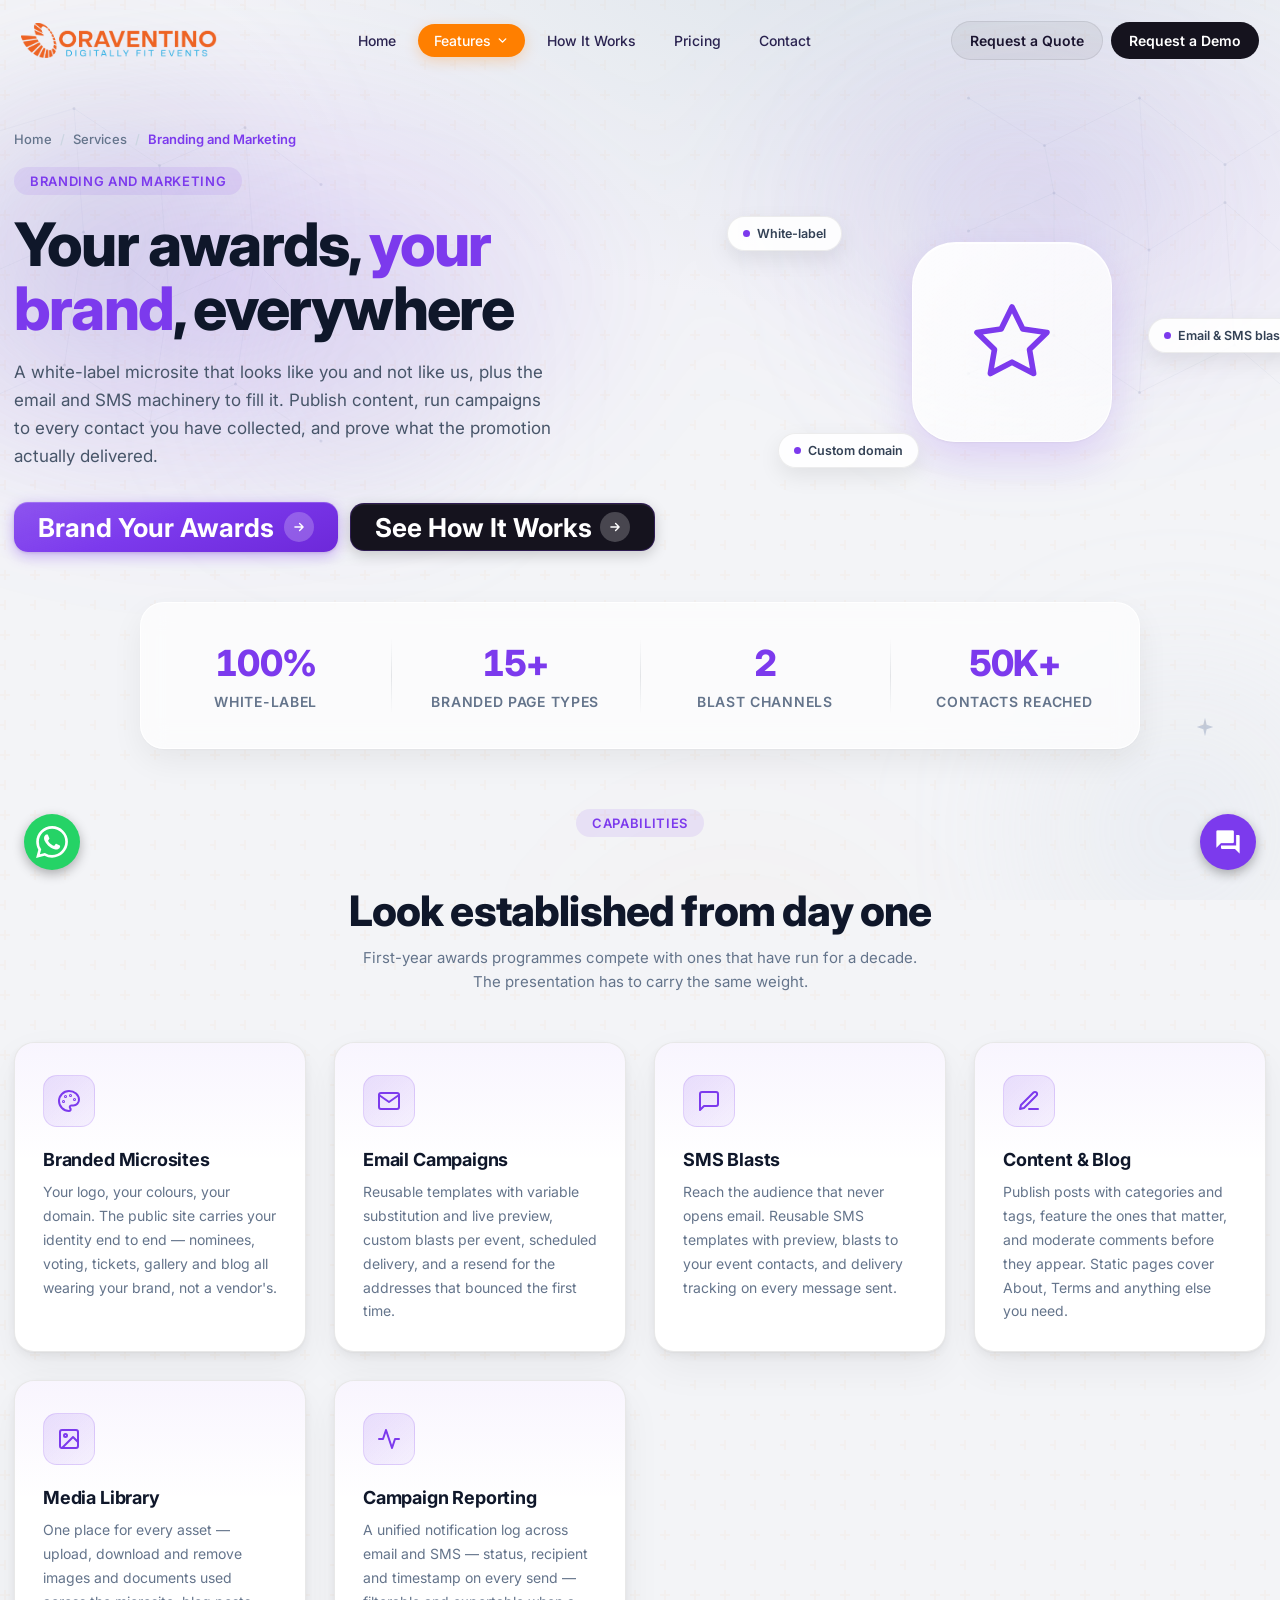
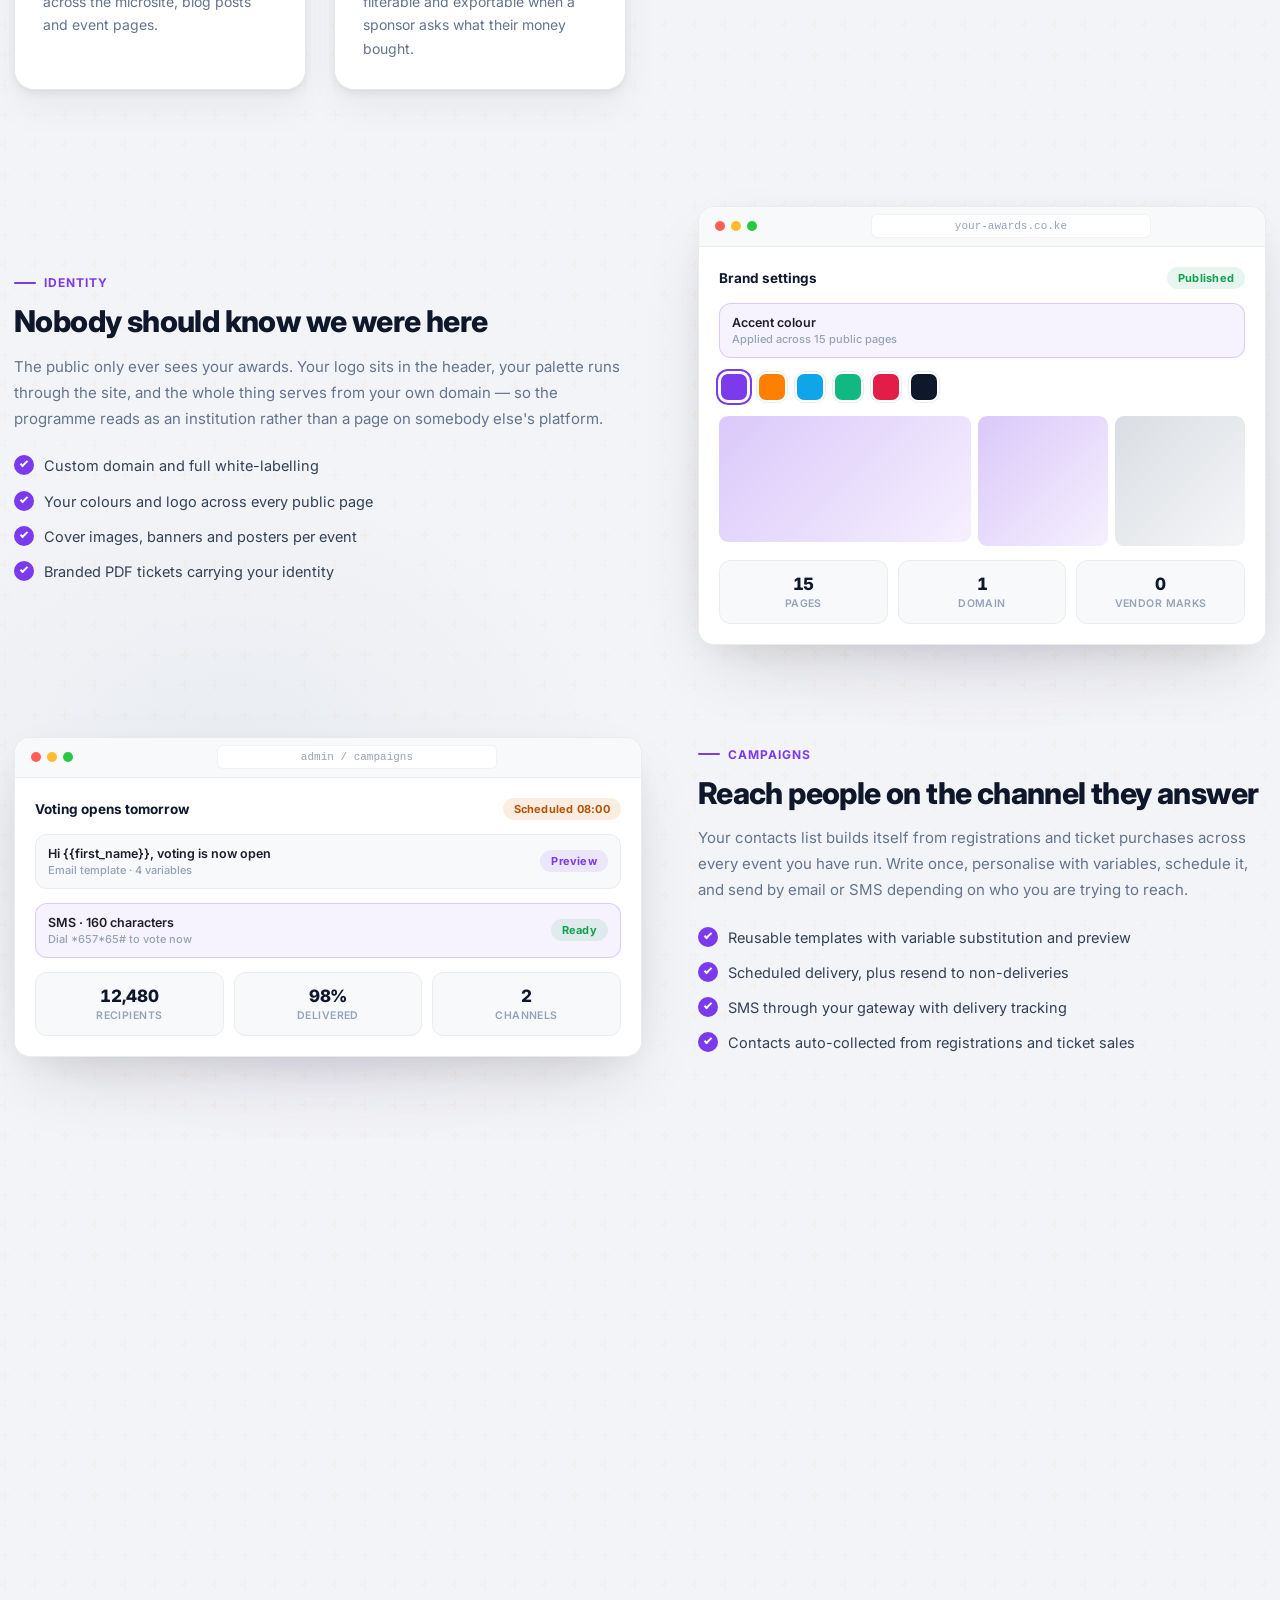
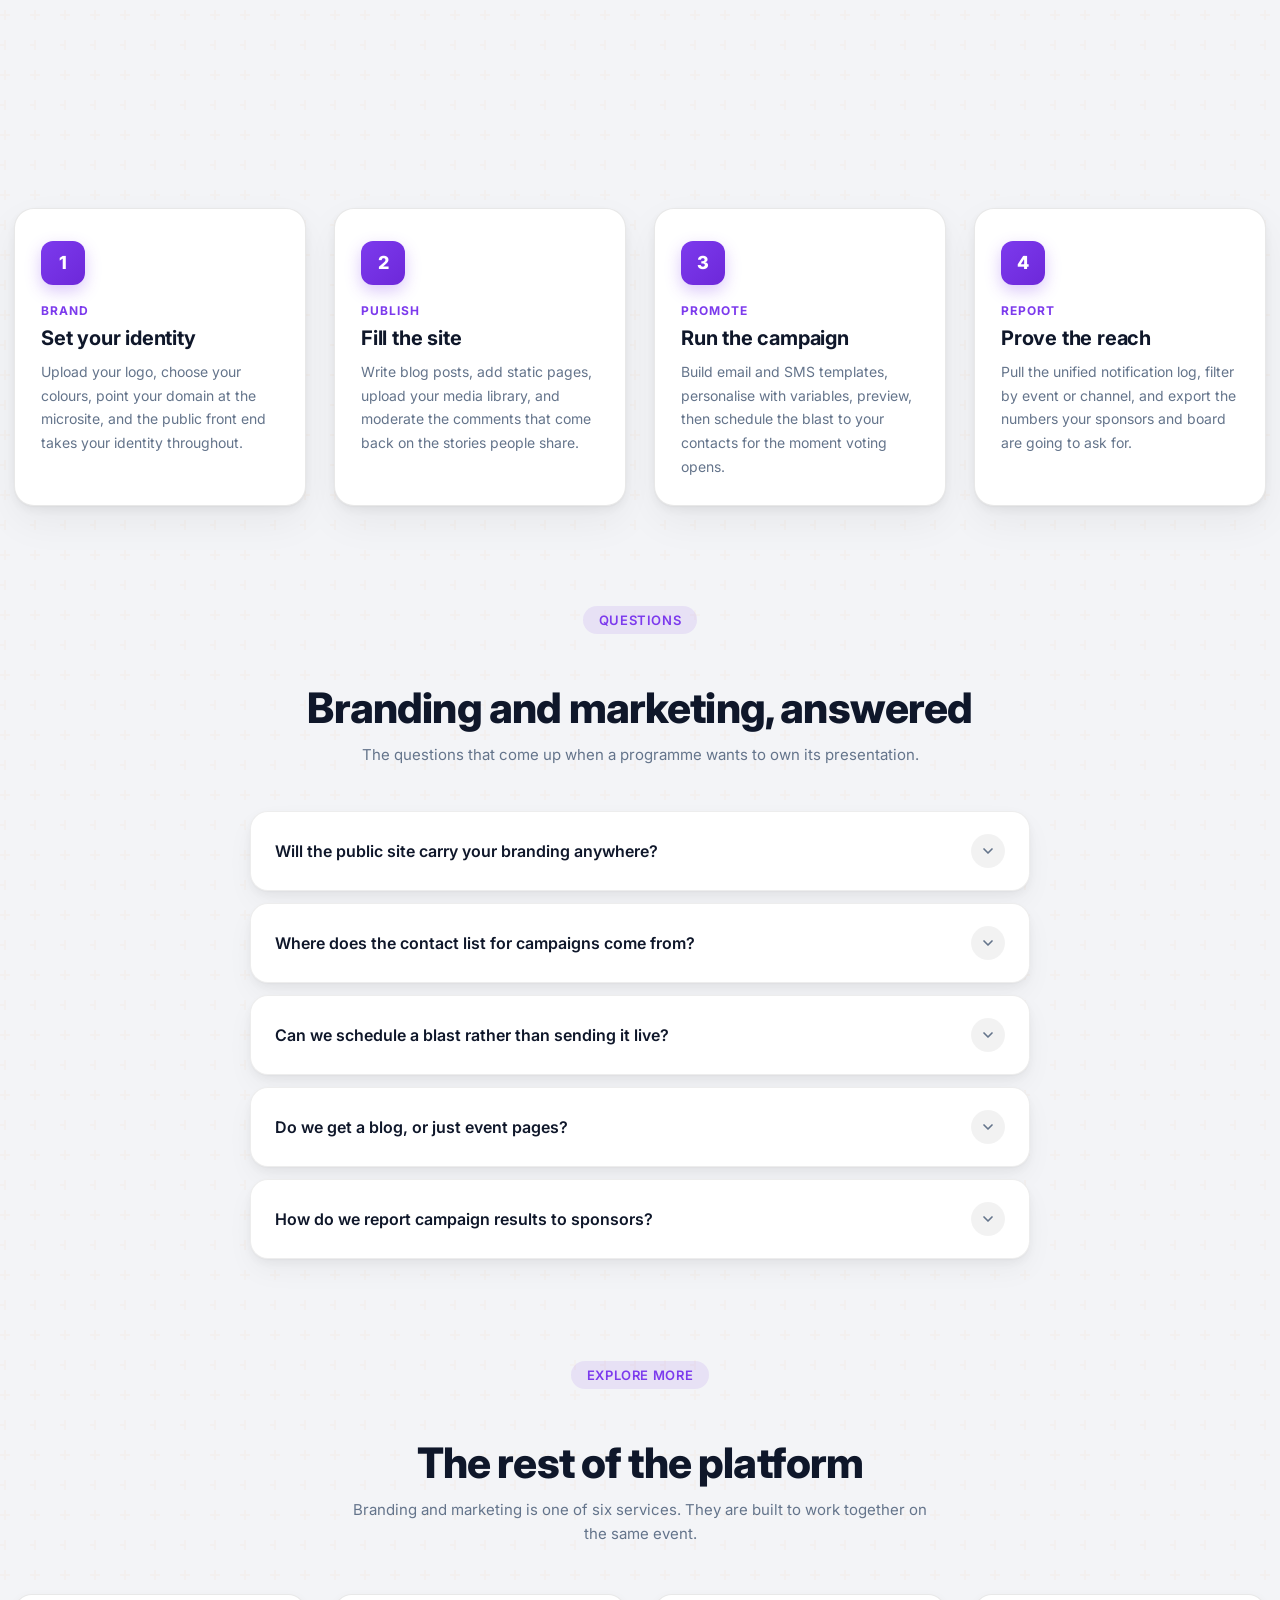
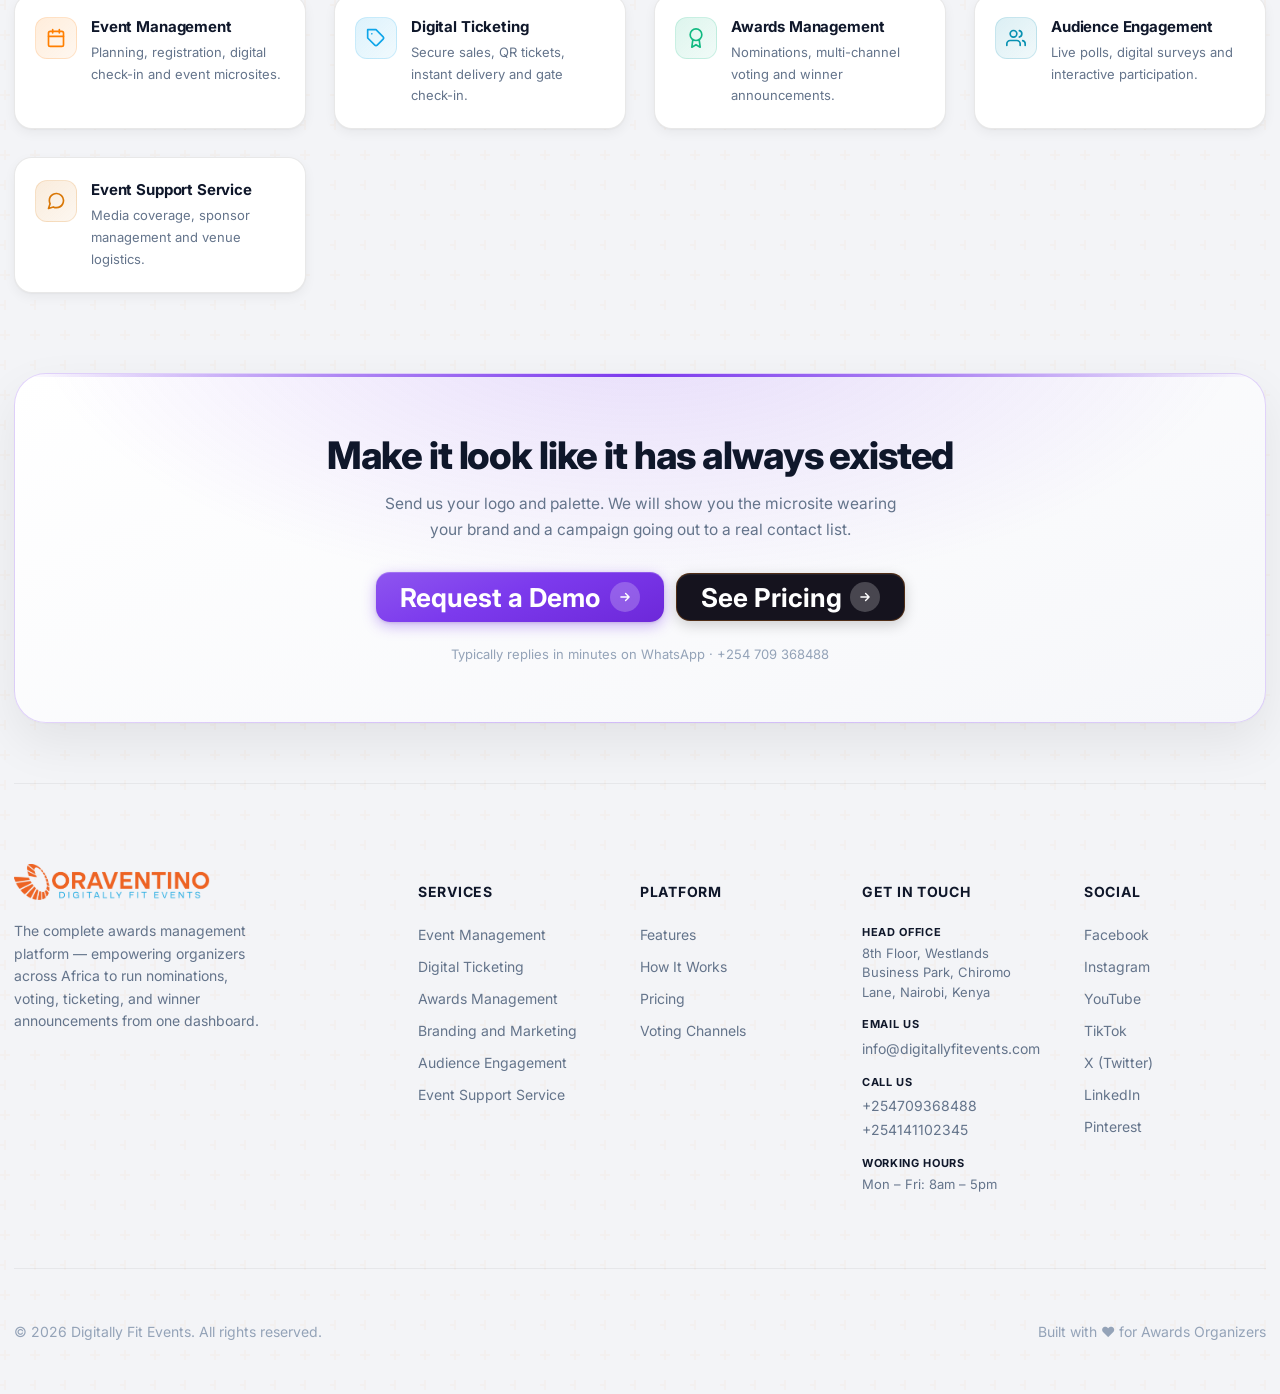
<file: branding-marketing.html>
<!DOCTYPE html>
<html lang="en">

<head>
  <!-- Google tag (gtag.js) -->
  <script async src="https://www.googletagmanager.com/gtag/js?id=G-RYSYW163V1"></script>
  <script>
    window.dataLayer = window.dataLayer || [];
    function gtag(){dataLayer.push(arguments);}
    gtag('js', new Date());

    gtag('config', 'G-RYSYW163V1');
  </script>
  <meta charset="UTF-8" />
  <meta name="viewport" content="width=device-width, initial-scale=1.0" />
  <meta name="description" content="White-label microsites on your own domain, plus email and SMS campaigns with templates, scheduling and full delivery reporting." />
  <title>Branding and Marketing — Digitally Fit Events</title>
  <link rel="icon" type="image/png" href="logo-favicon.png" />
  <link rel="apple-touch-icon" href="logo-favicon.png" />
  <link rel="preconnect" href="https://fonts.googleapis.com" />
  <link rel="preconnect" href="https://fonts.gstatic.com" crossorigin />
  <link href="https://fonts.googleapis.com/css2?family=Instrument+Serif:ital,wght@0,400;0,700;1,400;1,700&family=Inter:wght@400;500;600;700;800&display=swap" rel="stylesheet" />
  <link href="https://fonts.googleapis.com/icon?family=Material+Icons" rel="stylesheet" />
  <link href="https://app.telvoip.io/web-chat.css" rel="stylesheet" />
  <link rel="stylesheet" href="main.css" />
  <link rel="stylesheet" href="subpage.css" />
  <script src="script.js" defer></script>
</head>

<body class="svc svc-branding-marketing">
  <!-- Scroll Progress -->
  <div class="scroll-progress" id="scroll-progress" aria-hidden="true"></div>

  <!-- Decorative background overlays -->
  <div class="bg-overlays" aria-hidden="true">
    <span class="bokeh bokeh-1"></span>
    <span class="bokeh bokeh-2"></span>
    <span class="bokeh bokeh-3"></span>
    <span class="bokeh bokeh-4"></span>
    <span class="bokeh bokeh-5"></span>
    <span class="bokeh bokeh-6"></span>

    <!-- Constellation / mesh network SVG -->
    <svg class="mesh mesh-left" viewBox="0 0 400 400" preserveAspectRatio="none" aria-hidden="true">
      <g stroke="rgba(100,120,150,0.13)" stroke-width="0.8" fill="none">
        <path d="M20 60 L120 30 L210 90 L300 50 L380 110" />
        <path d="M40 200 L130 160 L220 230 L310 190 L380 260" />
        <path d="M20 340 L110 300 L200 360 L290 320 L380 380" />
        <path d="M120 30 L130 160 L110 300" />
        <path d="M210 90 L220 230 L200 360" />
        <path d="M300 50 L310 190 L290 320" />
      </g>
      <g fill="rgba(100,120,150,0.28)">
        <circle cx="20" cy="60" r="1.6" />
        <circle cx="120" cy="30" r="1.6" />
        <circle cx="210" cy="90" r="1.6" />
        <circle cx="300" cy="50" r="1.6" />
        <circle cx="380" cy="110" r="1.6" />
        <circle cx="40" cy="200" r="1.6" />
        <circle cx="130" cy="160" r="1.6" />
        <circle cx="220" cy="230" r="1.6" />
        <circle cx="310" cy="190" r="1.6" />
        <circle cx="380" cy="260" r="1.6" />
        <circle cx="20" cy="340" r="1.6" />
        <circle cx="110" cy="300" r="1.6" />
        <circle cx="200" cy="360" r="1.6" />
        <circle cx="290" cy="320" r="1.6" />
        <circle cx="380" cy="380" r="1.6" />
      </g>
    </svg>
    <svg class="mesh mesh-right" viewBox="0 0 400 400" preserveAspectRatio="none" aria-hidden="true">
      <g stroke="rgba(100,120,150,0.13)" stroke-width="0.8" fill="none">
        <path d="M30 40 L110 90 L210 40 L300 110 L380 60" />
        <path d="M30 180 L120 140 L220 200 L300 150 L380 220" />
        <path d="M30 330 L120 290 L210 350 L310 300 L380 360" />
        <path d="M110 90 L120 140 L120 290" />
        <path d="M210 40 L220 200 L210 350" />
        <path d="M300 110 L300 150 L310 300" />
      </g>
      <g fill="rgba(100,120,150,0.28)">
        <circle cx="30" cy="40" r="1.6" />
        <circle cx="110" cy="90" r="1.6" />
        <circle cx="210" cy="40" r="1.6" />
        <circle cx="300" cy="110" r="1.6" />
        <circle cx="380" cy="60" r="1.6" />
        <circle cx="30" cy="180" r="1.6" />
        <circle cx="120" cy="140" r="1.6" />
        <circle cx="220" cy="200" r="1.6" />
        <circle cx="300" cy="150" r="1.6" />
        <circle cx="380" cy="220" r="1.6" />
        <circle cx="30" cy="330" r="1.6" />
        <circle cx="120" cy="290" r="1.6" />
        <circle cx="210" cy="350" r="1.6" />
        <circle cx="310" cy="300" r="1.6" />
        <circle cx="380" cy="360" r="1.6" />
      </g>
    </svg>

    <!-- Decorative sparkle -->
    <svg class="sparkle" viewBox="0 0 24 24" aria-hidden="true">
      <path d="M12 2 L13.8 9.5 L21 12 L13.8 14.5 L12 22 L10.2 14.5 L3 12 L10.2 9.5 Z" fill="rgba(100,120,160,0.35)" />
    </svg>
  </div>

  <div class="page">
    <!-- ===================== Header ===================== -->
    <header class="site-header" role="banner">
      <a class="brand" href="index.html" aria-label="Digitally Fit Events home">
        <img src="dfe-logo.png" alt="Digitally Fit Events logo" class="brand-logo" />
      </a>

      <nav class="primary-nav" aria-label="Primary">
        <ul>
          <li><a href="index.html" class="nav-link">Home</a></li>
          <li class="nav-item-dropdown">
            <button type="button" class="nav-link nav-dropdown-toggle is-active" id="services-toggle"
              aria-expanded="false" aria-controls="services-menu" aria-haspopup="true">
              Features
              <svg class="nav-caret" width="13" height="13" viewBox="0 0 24 24" fill="none" stroke="currentColor"
                stroke-width="2.6" stroke-linecap="round" stroke-linejoin="round" aria-hidden="true">
                <polyline points="6 9 12 15 18 9" />
              </svg>
            </button>

            <div class="nav-dropdown-menu" id="services-menu" aria-labelledby="services-toggle">
              <div class="nav-dd-grid">
                <a class="nav-dd-item to-event-management" href="event-management.html">
                  <span class="nav-dd-icon">
                    <svg width="18" height="18" viewBox="0 0 24 24" fill="none" stroke="currentColor" stroke-width="2"
                      stroke-linecap="round" stroke-linejoin="round" aria-hidden="true">
                      <rect x="3" y="4" width="18" height="18" rx="2" ry="2" />
                      <line x1="16" y1="2" x2="16" y2="6" />
                      <line x1="8" y1="2" x2="8" y2="6" />
                      <line x1="3" y1="10" x2="21" y2="10" />
                    </svg>
                  </span>
                  <span class="nav-dd-body">
                    <span class="nav-dd-name">Event Management</span>
                    <span class="nav-dd-desc">Planning, registration and check-in</span>
                  </span>
                </a>

                <a class="nav-dd-item to-digital-ticketing" href="digital-ticketing.html">
                  <span class="nav-dd-icon">
                    <svg width="18" height="18" viewBox="0 0 24 24" fill="none" stroke="currentColor" stroke-width="2"
                      stroke-linecap="round" stroke-linejoin="round" aria-hidden="true">
                      <path d="M20.59 13.41l-7.17 7.17a2 2 0 0 1-2.83 0L2 12V2h10l8.59 8.59a2 2 0 0 1 0 2.82z" />
                      <line x1="7" y1="7" x2="7.01" y2="7" />
                    </svg>
                  </span>
                  <span class="nav-dd-body">
                    <span class="nav-dd-name">Digital Ticketing</span>
                    <span class="nav-dd-desc">QR tickets, checkout and entry</span>
                  </span>
                </a>

                <a class="nav-dd-item to-awards-management" href="awards-management.html">
                  <span class="nav-dd-icon">
                    <svg width="18" height="18" viewBox="0 0 24 24" fill="none" stroke="currentColor" stroke-width="2"
                      stroke-linecap="round" stroke-linejoin="round" aria-hidden="true">
                      <circle cx="12" cy="8" r="7" />
                      <polyline points="8.21 13.89 7 23 12 20 17 23 15.79 13.88" />
                    </svg>
                  </span>
                  <span class="nav-dd-body">
                    <span class="nav-dd-name">Awards Management</span>
                    <span class="nav-dd-desc">Nominations, voting and winners</span>
                  </span>
                </a>

                <a class="nav-dd-item to-branding-marketing is-current" href="branding-marketing.html" aria-current="page">
                  <span class="nav-dd-icon">
                    <svg width="18" height="18" viewBox="0 0 24 24" fill="none" stroke="currentColor" stroke-width="2"
                      stroke-linecap="round" stroke-linejoin="round" aria-hidden="true">
                      <polygon
                        points="12 2 15.09 8.26 22 9.27 17 14.14 18.18 21.02 12 17.77 5.82 21.02 7 14.14 2 9.27 8.91 8.26 12 2" />
                    </svg>
                  </span>
                  <span class="nav-dd-body">
                    <span class="nav-dd-name">Branding and Marketing</span>
                    <span class="nav-dd-desc">Microsites, campaigns and reach</span>
                  </span>
                </a>

                <a class="nav-dd-item to-audience-engagement" href="audience-engagement.html">
                  <span class="nav-dd-icon">
                    <svg width="18" height="18" viewBox="0 0 24 24" fill="none" stroke="currentColor" stroke-width="2"
                      stroke-linecap="round" stroke-linejoin="round" aria-hidden="true">
                      <path d="M17 21v-2a4 4 0 0 0-4-4H5a4 4 0 0 0-4 4v2" />
                      <circle cx="9" cy="7" r="4" />
                      <path d="M23 21v-2a4 4 0 0 0-3-3.87" />
                      <path d="M16 3.13a4 4 0 0 1 0 7.75" />
                    </svg>
                  </span>
                  <span class="nav-dd-body">
                    <span class="nav-dd-name">Audience Engagement</span>
                    <span class="nav-dd-desc">Live polls, surveys and voting</span>
                  </span>
                </a>

                <a class="nav-dd-item to-event-support" href="event-support.html">
                  <span class="nav-dd-icon">
                    <svg width="18" height="18" viewBox="0 0 24 24" fill="none" stroke="currentColor" stroke-width="2"
                      stroke-linecap="round" stroke-linejoin="round" aria-hidden="true">
                      <path
                        d="M21 11.5a8.38 8.38 0 0 1-.9 3.8 8.5 8.5 0 0 1-7.6 4.7 8.38 8.38 0 0 1-3.8-.9L3 21l1.9-5.7a8.38 8.38 0 0 1-.9-3.8 8.5 8.5 0 0 1 4.7-7.6 8.38 8.38 0 0 1 3.8-.9h.5a8.48 8.48 0 0 1 8 8v.5z" />
                    </svg>
                  </span>
                  <span class="nav-dd-body">
                    <span class="nav-dd-name">Event Support Service</span>
                    <span class="nav-dd-desc">Media, sponsors and logistics</span>
                  </span>
                </a>
              </div>

              <a class="nav-dd-all" href="index.html#features">
                View all platform features
                <svg width="14" height="14" viewBox="0 0 24 24" fill="none" stroke="currentColor" stroke-width="2.5"
                  stroke-linecap="round" stroke-linejoin="round" aria-hidden="true">
                  <path d="M5 12h14M13 6l6 6-6 6" />
                </svg>
              </a>
            </div>
          </li>
          <li><a href="index.html#how-it-works" class="nav-link">How It Works</a></li>
          <li><a href="index.html#pricing" class="nav-link">Pricing</a></li>
          <li><a href="index.html#contact" class="nav-link">Contact</a></li>
        </ul>
      </nav>

      <div class="header-actions">
        <a href="https://wa.me/254709368488" target="_blank" rel="noopener noreferrer" class="btn btn-ghost">Request a Quote</a>
        <a href="https://wa.me/254709368488" target="_blank" rel="noopener noreferrer" class="btn btn-dark">Request a Demo</a>
      </div>

      <!-- Hamburger Menu Trigger (Mobile only) -->
      <button class="nav-toggle" id="nav-toggle" aria-label="Toggle navigation" aria-expanded="false">
        <span class="hamburger-bar bar-top"></span>
        <span class="hamburger-bar bar-middle"></span>
        <span class="hamburger-bar bar-bottom"></span>
      </button>
    </header>

    <!-- ===================== Mobile Overlay Menu ===================== -->
    <div class="mobile-menu-overlay" id="mobile-menu" aria-hidden="true">
      <div class="mobile-menu-inner">
        <div class="mobile-menu-header">
          <a class="brand" href="index.html" aria-label="Digitally Fit Events home">
            <img src="dfe-logo.png" alt="Digitally Fit Events logo" class="brand-logo" />
          </a>
          <button class="mobile-menu-close" id="mobile-menu-close" aria-label="Close menu">
            <svg viewBox="0 0 24 24" width="24" height="24" stroke="currentColor" stroke-width="2.5" fill="none"
              stroke-linecap="round" stroke-linejoin="round">
              <line x1="18" y1="6" x2="6" y2="18"></line>
              <line x1="6" y1="6" x2="18" y2="18"></line>
            </svg>
          </button>
        </div>

        <nav class="mobile-nav" aria-label="Mobile Primary">
          <ul>
            <li style="--i: 1;"><a href="index.html" class="mobile-nav-link">Home</a></li>
            <li style="--i: 2;" class="mobile-nav-group">
              <button type="button" class="mobile-nav-trigger is-active" id="mobile-services-toggle" aria-expanded="true" aria-controls="mobile-services">
                Features
                <svg class="mobile-nav-caret" width="18" height="18" viewBox="0 0 24 24" fill="none"
                  stroke="currentColor" stroke-width="2.6" stroke-linecap="round" stroke-linejoin="round"
                  aria-hidden="true">
                  <polyline points="6 9 12 15 18 9" />
                </svg>
              </button>
              <ul class="mobile-subnav is-open" id="mobile-services">
                <li><a href="event-management.html" class="mobile-subnav-link">Event Management</a></li>
                <li><a href="digital-ticketing.html" class="mobile-subnav-link">Digital Ticketing</a></li>
                <li><a href="awards-management.html" class="mobile-subnav-link">Awards Management</a></li>
                <li><a href="branding-marketing.html" class="mobile-subnav-link is-current" aria-current="page">Branding and Marketing</a></li>
                <li><a href="audience-engagement.html" class="mobile-subnav-link">Audience Engagement</a></li>
                <li><a href="event-support.html" class="mobile-subnav-link">Event Support Service</a></li>
              </ul>
            </li>
            <li style="--i: 3;"><a href="index.html#how-it-works" class="mobile-nav-link">How It Works</a></li>
            <li style="--i: 4;"><a href="index.html#pricing" class="mobile-nav-link">Pricing</a></li>
            <li style="--i: 5;"><a href="index.html#contact" class="mobile-nav-link">Contact</a></li>
          </ul>
        </nav>

        <div class="mobile-menu-footer">
          <a href="https://wa.me/254709368488" target="_blank" rel="noopener noreferrer" class="btn btn-ghost" style="--i: 6;">Request a Quote</a>
          <a href="https://wa.me/254709368488" target="_blank" rel="noopener noreferrer" class="btn btn-dark" style="--i: 7;">Request a Demo</a>
        </div>
      </div>
    </div>

    <!-- ===================== Hero ===================== -->
    <section class="svc-hero" aria-labelledby="svc-title">
      <div class="svc-hero-glow" aria-hidden="true"></div>

      <div class="svc-hero-copy">
        <nav class="svc-breadcrumb" aria-label="Breadcrumb">
          <a href="index.html">Home</a>
          <span class="sep" aria-hidden="true">/</span>
          <a href="index.html#features">Services</a>
          <span class="sep" aria-hidden="true">/</span>
          <span aria-current="page">Branding and Marketing</span>
        </nav>

        <span class="svc-eyebrow">Branding and Marketing</span>

        <h1 id="svc-title" class="svc-hero-title">
          Your awards, <span class="accent">your brand</span>, everywhere
        </h1>

        <p class="svc-hero-lead">A white-label microsite that looks like you and not like us, plus the email and SMS
          machinery to fill it. Publish content, run campaigns to every contact you have collected, and prove what the
          promotion actually delivered.</p>

        <div class="svc-hero-ctas">
          <a href="https://wa.me/254709368488" target="_blank" rel="noopener noreferrer" class="cta-primary svc-cta-accent">
            <span>Brand Your Awards</span>
            <span class="cta-arrow" aria-hidden="true">
              <svg viewBox="0 0 24 24" width="14" height="14">
                <path d="M5 12h13M13 6l6 6-6 6" fill="none" stroke="#fff" stroke-width="2.4" stroke-linecap="round"
                  stroke-linejoin="round" />
              </svg>
            </span>
          </a>
          <a href="#how-it-works" class="cta-secondary">
            <span>See How It Works</span>
            <span class="cta-arrow" aria-hidden="true">
              <svg viewBox="0 0 24 24" width="14" height="14">
                <path d="M5 12h13M13 6l6 6-6 6" fill="none" stroke="#fff" stroke-width="2.4" stroke-linecap="round"
                  stroke-linejoin="round" />
              </svg>
            </span>
          </a>
        </div>
      </div>

      <div class="svc-hero-visual" aria-hidden="true">
        <div class="svc-hero-emblem">
          <svg viewBox="0 0 24 24" fill="none" stroke="currentColor" stroke-width="1.6" stroke-linecap="round"
            stroke-linejoin="round">
            <polygon
              points="12 2 15.09 8.26 22 9.27 17 14.14 18.18 21.02 12 17.77 5.82 21.02 7 14.14 2 9.27 8.91 8.26 12 2" />
          </svg>
        </div>
        <span class="svc-orbit svc-orbit-1">White-label</span>
        <span class="svc-orbit svc-orbit-2">Email &amp; SMS blasts</span>
        <span class="svc-orbit svc-orbit-3">Custom domain</span>
      </div>
    </section>

    <!-- ===================== Stats ===================== -->
    <section class="svc-stats stats-section" aria-label="Branding and marketing at a glance">
      <div class="stats-grid">
        <div class="stat-card">
          <div class="stat-value">100%</div>
          <div class="stat-label">White-Label</div>
        </div>
        <div class="stat-card">
          <div class="stat-value">15+</div>
          <div class="stat-label">Branded Page Types</div>
        </div>
        <div class="stat-card">
          <div class="stat-value">2</div>
          <div class="stat-label">Blast Channels</div>
        </div>
        <div class="stat-card">
          <div class="stat-value">50K+</div>
          <div class="stat-label">Contacts Reached</div>
        </div>
      </div>
    </section>

    <!-- ===================== Capabilities ===================== -->
    <section class="svc-section" id="capabilities">
      <div class="svc-section-head">
        <span class="svc-eyebrow">Capabilities</span>
        <h2 class="section-title">Look established from day one</h2>
        <p class="section-subtitle">First-year awards programmes compete with ones that have run for a decade. The
          presentation has to carry the same weight.</p>
      </div>

      <div class="features-grid">
        <div class="svc-card">
          <div class="svc-card-icon">
            <svg width="24" height="24" viewBox="0 0 24 24" fill="none" stroke="currentColor" stroke-width="2"
              stroke-linecap="round" stroke-linejoin="round" aria-hidden="true">
              <circle cx="13.5" cy="6.5" r=".5" />
              <circle cx="17.5" cy="10.5" r=".5" />
              <circle cx="8.5" cy="7.5" r=".5" />
              <circle cx="6.5" cy="12.5" r=".5" />
              <path
                d="M12 2C6.5 2 2 6.5 2 12s4.5 10 10 10c.926 0 1.648-.746 1.648-1.688 0-.437-.18-.835-.437-1.125-.29-.289-.438-.652-.438-1.125a1.64 1.64 0 0 1 1.668-1.668h1.996c3.051 0 5.555-2.503 5.555-5.554C21.965 6.012 17.461 2 12 2z" />
            </svg>
          </div>
          <h3 class="svc-card-title">Branded Microsites</h3>
          <p class="svc-card-desc">Your logo, your colours, your domain. The public site carries your identity end to
            end — nominees, voting, tickets, gallery and blog all wearing your brand, not a vendor's.</p>
        </div>

        <div class="svc-card">
          <div class="svc-card-icon">
            <svg width="24" height="24" viewBox="0 0 24 24" fill="none" stroke="currentColor" stroke-width="2"
              stroke-linecap="round" stroke-linejoin="round" aria-hidden="true">
              <path d="M4 4h16c1.1 0 2 .9 2 2v12c0 1.1-.9 2-2 2H4c-1.1 0-2-.9-2-2V6c0-1.1.9-2 2-2z" />
              <polyline points="22,6 12,13 2,6" />
            </svg>
          </div>
          <h3 class="svc-card-title">Email Campaigns</h3>
          <p class="svc-card-desc">Reusable templates with variable substitution and live preview, custom blasts per
            event, scheduled delivery, and a resend for the addresses that bounced the first time.</p>
        </div>

        <div class="svc-card">
          <div class="svc-card-icon">
            <svg width="24" height="24" viewBox="0 0 24 24" fill="none" stroke="currentColor" stroke-width="2"
              stroke-linecap="round" stroke-linejoin="round" aria-hidden="true">
              <path d="M21 15a2 2 0 0 1-2 2H7l-4 4V5a2 2 0 0 1 2-2h14a2 2 0 0 1 2 2z" />
            </svg>
          </div>
          <h3 class="svc-card-title">SMS Blasts</h3>
          <p class="svc-card-desc">Reach the audience that never opens email. Reusable SMS templates with preview,
            blasts to your event contacts, and delivery tracking on every message sent.</p>
        </div>

        <div class="svc-card">
          <div class="svc-card-icon">
            <svg width="24" height="24" viewBox="0 0 24 24" fill="none" stroke="currentColor" stroke-width="2"
              stroke-linecap="round" stroke-linejoin="round" aria-hidden="true">
              <path d="M12 20h9" />
              <path d="M16.5 3.5a2.121 2.121 0 0 1 3 3L7 19l-4 1 1-4L16.5 3.5z" />
            </svg>
          </div>
          <h3 class="svc-card-title">Content &amp; Blog</h3>
          <p class="svc-card-desc">Publish posts with categories and tags, feature the ones that matter, and moderate
            comments before they appear. Static pages cover About, Terms and anything else you need.</p>
        </div>

        <div class="svc-card">
          <div class="svc-card-icon">
            <svg width="24" height="24" viewBox="0 0 24 24" fill="none" stroke="currentColor" stroke-width="2"
              stroke-linecap="round" stroke-linejoin="round" aria-hidden="true">
              <rect x="3" y="3" width="18" height="18" rx="2" ry="2" />
              <circle cx="8.5" cy="8.5" r="1.5" />
              <polyline points="21 15 16 10 5 21" />
            </svg>
          </div>
          <h3 class="svc-card-title">Media Library</h3>
          <p class="svc-card-desc">One place for every asset — upload, download and remove images and documents used
            across the microsite, blog posts and event pages.</p>
        </div>

        <div class="svc-card">
          <div class="svc-card-icon">
            <svg width="24" height="24" viewBox="0 0 24 24" fill="none" stroke="currentColor" stroke-width="2"
              stroke-linecap="round" stroke-linejoin="round" aria-hidden="true">
              <polyline points="22 12 18 12 15 21 9 3 6 12 2 12" />
            </svg>
          </div>
          <h3 class="svc-card-title">Campaign Reporting</h3>
          <p class="svc-card-desc">A unified notification log across email and SMS — status, recipient and timestamp
            on every send — filterable and exportable when a sponsor asks what their money bought.</p>
        </div>
      </div>
    </section>

    <!-- ===================== Deep dives ===================== -->
    <section class="svc-deep" aria-label="How branding and marketing works in detail">

      <div class="svc-deep-row">
        <div class="svc-deep-copy">
          <span class="svc-deep-label">Identity</span>
          <h2 class="svc-deep-title">Nobody should know we were here</h2>
          <p class="svc-deep-text">The public only ever sees your awards. Your logo sits in the header, your palette
            runs through the site, and the whole thing serves from your own domain — so the programme reads as an
            institution rather than a page on somebody else's platform.</p>
          <ul class="svc-deep-list">
            <li>Custom domain and full white-labelling</li>
            <li>Your colours and logo across every public page</li>
            <li>Cover images, banners and posters per event</li>
            <li>Branded PDF tickets carrying your identity</li>
          </ul>
        </div>

        <div class="svc-deep-visual">
          <div class="browser-frame">
            <div class="browser-header">
              <div class="browser-dots">
                <span class="dot red"></span>
                <span class="dot yellow"></span>
                <span class="dot green"></span>
              </div>
              <div class="browser-address">your-awards.co.ke</div>
            </div>
            <div class="svc-mock">
              <div class="svc-mock-head">
                <span class="svc-mock-title">Brand settings</span>
                <span class="svc-chip is-ok">Published</span>
              </div>

              <div class="svc-mock-row is-highlight">
                <span class="svc-mock-name">Accent colour
                  <span class="svc-mock-meta">Applied across 15 public pages</span>
                </span>
              </div>

              <div class="svc-mock-swatches" aria-hidden="true">
                <span class="svc-mock-swatch is-selected" style="background:#7c3aed"></span>
                <span class="svc-mock-swatch" style="background:#ff7f00"></span>
                <span class="svc-mock-swatch" style="background:#0ea5e9"></span>
                <span class="svc-mock-swatch" style="background:#10b981"></span>
                <span class="svc-mock-swatch" style="background:#e11d48"></span>
                <span class="svc-mock-swatch" style="background:#0f172a"></span>
              </div>

              <div class="svc-mock-mosaic" aria-hidden="true">
                <span class="svc-mock-thumb is-wide"></span>
                <span class="svc-mock-thumb"></span>
                <span class="svc-mock-thumb"></span>
              </div>

              <div class="svc-mock-grid">
                <div class="svc-mock-tile"><strong>15</strong><span>Pages</span></div>
                <div class="svc-mock-tile"><strong>1</strong><span>Domain</span></div>
                <div class="svc-mock-tile"><strong>0</strong><span>Vendor marks</span></div>
              </div>
            </div>
          </div>
        </div>
      </div>

      <div class="svc-deep-row is-reversed">
        <div class="svc-deep-copy">
          <span class="svc-deep-label">Campaigns</span>
          <h2 class="svc-deep-title">Reach people on the channel they answer</h2>
          <p class="svc-deep-text">Your contacts list builds itself from registrations and ticket purchases across
            every event you have run. Write once, personalise with variables, schedule it, and send by email or SMS
            depending on who you are trying to reach.</p>
          <ul class="svc-deep-list">
            <li>Reusable templates with variable substitution and preview</li>
            <li>Scheduled delivery, plus resend to non-deliveries</li>
            <li>SMS through your gateway with delivery tracking</li>
            <li>Contacts auto-collected from registrations and ticket sales</li>
          </ul>
        </div>

        <div class="svc-deep-visual">
          <div class="browser-frame">
            <div class="browser-header">
              <div class="browser-dots">
                <span class="dot red"></span>
                <span class="dot yellow"></span>
                <span class="dot green"></span>
              </div>
              <div class="browser-address">admin / campaigns</div>
            </div>
            <div class="svc-mock">
              <div class="svc-mock-head">
                <span class="svc-mock-title">Voting opens tomorrow</span>
                <span class="svc-chip is-warn">Scheduled 08:00</span>
              </div>

              <div class="svc-mock-row">
                <span class="svc-mock-name">Hi {{first_name}}, voting is now open
                  <span class="svc-mock-meta">Email template · 4 variables</span>
                </span>
                <span class="svc-chip">Preview</span>
              </div>

              <div class="svc-mock-row is-highlight">
                <span class="svc-mock-name">SMS · 160 characters
                  <span class="svc-mock-meta">Dial *657*65# to vote now</span>
                </span>
                <span class="svc-chip is-ok">Ready</span>
              </div>

              <div class="svc-mock-grid">
                <div class="svc-mock-tile"><strong>12,480</strong><span>Recipients</span></div>
                <div class="svc-mock-tile"><strong>98%</strong><span>Delivered</span></div>
                <div class="svc-mock-tile"><strong>2</strong><span>Channels</span></div>
              </div>
            </div>
          </div>
        </div>
      </div>

      <div class="svc-deep-row">
        <div class="svc-deep-copy">
          <span class="svc-deep-label">Proof</span>
          <h2 class="svc-deep-title">Show the sponsor what it bought</h2>
          <p class="svc-deep-text">Sponsorship renews on evidence. Every email and SMS is logged with its status,
            recipient and timestamp in a single filterable view, and the whole log exports — so the conversation is
            about numbers rather than impressions.</p>
          <ul class="svc-deep-list">
            <li>Unified notification log across email and SMS</li>
            <li>Per-message status, recipient and timestamp</li>
            <li>Filter by event, channel or date range</li>
            <li>Export to Excel for the sponsor report</li>
          </ul>
        </div>

        <div class="svc-deep-visual">
          <div class="browser-frame">
            <div class="browser-header">
              <div class="browser-dots">
                <span class="dot red"></span>
                <span class="dot yellow"></span>
                <span class="dot green"></span>
              </div>
              <div class="browser-address">admin / notification-log</div>
            </div>
            <div class="svc-mock">
              <div class="svc-mock-head">
                <span class="svc-mock-title">Campaign reach</span>
                <span class="svc-mock-sub">Last 30 days</span>
              </div>

              <svg class="svc-mock-spark" viewBox="0 0 300 74" preserveAspectRatio="none" aria-hidden="true">
                <path class="area" d="M0 60 L40 52 L80 56 L120 34 L160 40 L200 20 L240 26 L300 8 L300 74 L0 74 Z" />
                <polyline class="line" points="0,60 40,52 80,56 120,34 160,40 200,20 240,26 300,8" />
              </svg>

              <div class="svc-mock-row">
                <span class="svc-mock-name">Nominations open — email
                  <span class="svc-mock-meta">8,204 sent · 14 Mar</span>
                </span>
                <span class="svc-chip is-ok">Delivered</span>
              </div>

              <div class="svc-mock-row">
                <span class="svc-mock-name">Final call to vote — SMS
                  <span class="svc-mock-meta">12,480 sent · 02 Apr</span>
                </span>
                <span class="svc-chip is-ok">Delivered</span>
              </div>
            </div>
          </div>
        </div>
      </div>
    </section>

    <!-- ===================== How it works ===================== -->
    <section class="svc-section" id="how-it-works">
      <div class="svc-section-head">
        <span class="svc-eyebrow">How It Works</span>
        <h2 class="section-title">From brand kit to campaign report</h2>
        <p class="section-subtitle">Set the identity once, then run every campaign of the cycle through it.</p>
      </div>

      <div class="lifecycle-grid">
        <div class="svc-step">
          <div class="svc-step-number">1</div>
          <div class="svc-step-phase">Brand</div>
          <h3 class="svc-step-title">Set your identity</h3>
          <p class="svc-step-desc">Upload your logo, choose your colours, point your domain at the microsite, and the
            public front end takes your identity throughout.</p>
        </div>

        <div class="svc-step">
          <div class="svc-step-number">2</div>
          <div class="svc-step-phase">Publish</div>
          <h3 class="svc-step-title">Fill the site</h3>
          <p class="svc-step-desc">Write blog posts, add static pages, upload your media library, and moderate the
            comments that come back on the stories people share.</p>
        </div>

        <div class="svc-step">
          <div class="svc-step-number">3</div>
          <div class="svc-step-phase">Promote</div>
          <h3 class="svc-step-title">Run the campaign</h3>
          <p class="svc-step-desc">Build email and SMS templates, personalise with variables, preview, then schedule
            the blast to your contacts for the moment voting opens.</p>
        </div>

        <div class="svc-step">
          <div class="svc-step-number">4</div>
          <div class="svc-step-phase">Report</div>
          <h3 class="svc-step-title">Prove the reach</h3>
          <p class="svc-step-desc">Pull the unified notification log, filter by event or channel, and export the
            numbers your sponsors and board are going to ask for.</p>
        </div>
      </div>
    </section>

    <!-- ===================== FAQ ===================== -->
    <section class="faq" id="faq">
      <div class="svc-section-head">
        <span class="svc-eyebrow">Questions</span>
        <h2 class="section-title">Branding and marketing, answered</h2>
        <p class="section-subtitle">The questions that come up when a programme wants to own its presentation.</p>
      </div>

      <div class="faq-list">
        <div class="faq-item">
          <button type="button" class="faq-trigger" aria-expanded="false" aria-controls="faq-svc-1">
            <span class="faq-question">Will the public site carry your branding anywhere?</span>
            <span class="faq-chevron-wrap">
              <svg class="chevron" viewBox="0 0 24 24" fill="none" stroke="currentColor" stroke-width="2.5"
                stroke-linecap="round" stroke-linejoin="round">
                <polyline points="6 9 12 15 18 9" />
              </svg>
            </span>
          </button>
          <div class="faq-content" id="faq-svc-1">
            <div class="faq-answer">
              No. White-labelling is complete — your logo, your colours and your own custom domain across every
              public page, and branded PDF tickets to match. Visitors see your awards programme, not the platform
              underneath it.
            </div>
          </div>
        </div>

        <div class="faq-item">
          <button type="button" class="faq-trigger" aria-expanded="false" aria-controls="faq-svc-2">
            <span class="faq-question">Where does the contact list for campaigns come from?</span>
            <span class="faq-chevron-wrap">
              <svg class="chevron" viewBox="0 0 24 24" fill="none" stroke="currentColor" stroke-width="2.5"
                stroke-linecap="round" stroke-linejoin="round">
                <polyline points="6 9 12 15 18 9" />
              </svg>
            </span>
          </button>
          <div class="faq-content" id="faq-svc-2">
            <div class="faq-answer">
              It builds itself. Event registrations and ticket purchases backfill into a central contacts list that
              spans all of your events, and you can export it to Excel at any point. Nominee phonebooks export
              separately for SMS to nominees and their networks.
            </div>
          </div>
        </div>

        <div class="faq-item">
          <button type="button" class="faq-trigger" aria-expanded="false" aria-controls="faq-svc-3">
            <span class="faq-question">Can we schedule a blast rather than sending it live?</span>
            <span class="faq-chevron-wrap">
              <svg class="chevron" viewBox="0 0 24 24" fill="none" stroke="currentColor" stroke-width="2.5"
                stroke-linecap="round" stroke-linejoin="round">
                <polyline points="6 9 12 15 18 9" />
              </svg>
            </span>
          </button>
          <div class="faq-content" id="faq-svc-3">
            <div class="faq-answer">
              Yes. Email blasts support scheduled delivery, so the "voting is open" message goes out at eight in the
              morning without anyone being awake to press send. You can also resend to recipients a first attempt
              failed to reach.
            </div>
          </div>
        </div>

        <div class="faq-item">
          <button type="button" class="faq-trigger" aria-expanded="false" aria-controls="faq-svc-4">
            <span class="faq-question">Do we get a blog, or just event pages?</span>
            <span class="faq-chevron-wrap">
              <svg class="chevron" viewBox="0 0 24 24" fill="none" stroke="currentColor" stroke-width="2.5"
                stroke-linecap="round" stroke-linejoin="round">
                <polyline points="6 9 12 15 18 9" />
              </svg>
            </span>
          </button>
          <div class="faq-content" id="faq-svc-4">
            <div class="faq-answer">
              A full blog — posts with categories and tags, featured posts, public listing and single-post pages, and
              comment moderation with approve, reject and spam handling. Static pages cover About, FAQ, Terms and
              anything else the programme needs.
            </div>
          </div>
        </div>

        <div class="faq-item">
          <button type="button" class="faq-trigger" aria-expanded="false" aria-controls="faq-svc-5">
            <span class="faq-question">How do we report campaign results to sponsors?</span>
            <span class="faq-chevron-wrap">
              <svg class="chevron" viewBox="0 0 24 24" fill="none" stroke="currentColor" stroke-width="2.5"
                stroke-linecap="round" stroke-linejoin="round">
                <polyline points="6 9 12 15 18 9" />
              </svg>
            </span>
          </button>
          <div class="faq-content" id="faq-svc-5">
            <div class="faq-answer">
              Every email and SMS lands in a unified notification log with its status, recipient and timestamp. Filter
              it by event, channel or date and export the result, so the sponsor conversation runs on delivery figures
              rather than estimates.
            </div>
          </div>
        </div>
      </div>
    </section>

    <!-- ===================== Other services ===================== -->
    <section class="svc-section" id="other-services">
      <div class="svc-section-head">
        <span class="svc-eyebrow">Explore More</span>
        <h2 class="section-title">The rest of the platform</h2>
        <p class="section-subtitle">Branding and marketing is one of six services. They are built to work together on
          the same event.</p>
      </div>

      <div class="features-grid">
        <a class="svc-other-card to-event-management" href="event-management.html">
          <span class="svc-other-icon">
            <svg width="20" height="20" viewBox="0 0 24 24" fill="none" stroke="currentColor" stroke-width="2"
              stroke-linecap="round" stroke-linejoin="round" aria-hidden="true">
              <rect x="3" y="4" width="18" height="18" rx="2" ry="2" />
              <line x1="16" y1="2" x2="16" y2="6" />
              <line x1="8" y1="2" x2="8" y2="6" />
              <line x1="3" y1="10" x2="21" y2="10" />
            </svg>
          </span>
          <span class="svc-other-body">
            <span class="svc-other-name">Event Management
              <svg width="14" height="14" viewBox="0 0 24 24" fill="none" stroke="currentColor" stroke-width="2.5"
                stroke-linecap="round" stroke-linejoin="round" aria-hidden="true">
                <path d="M5 12h14M13 6l6 6-6 6" />
              </svg>
            </span>
            <span class="svc-other-desc">Planning, registration, digital check-in and event microsites.</span>
          </span>
        </a>

        <a class="svc-other-card to-digital-ticketing" href="digital-ticketing.html">
          <span class="svc-other-icon">
            <svg width="20" height="20" viewBox="0 0 24 24" fill="none" stroke="currentColor" stroke-width="2"
              stroke-linecap="round" stroke-linejoin="round" aria-hidden="true">
              <path d="M20.59 13.41l-7.17 7.17a2 2 0 0 1-2.83 0L2 12V2h10l8.59 8.59a2 2 0 0 1 0 2.82z" />
              <line x1="7" y1="7" x2="7.01" y2="7" />
            </svg>
          </span>
          <span class="svc-other-body">
            <span class="svc-other-name">Digital Ticketing
              <svg width="14" height="14" viewBox="0 0 24 24" fill="none" stroke="currentColor" stroke-width="2.5"
                stroke-linecap="round" stroke-linejoin="round" aria-hidden="true">
                <path d="M5 12h14M13 6l6 6-6 6" />
              </svg>
            </span>
            <span class="svc-other-desc">Secure sales, QR tickets, instant delivery and gate check-in.</span>
          </span>
        </a>

        <a class="svc-other-card to-awards-management" href="awards-management.html">
          <span class="svc-other-icon">
            <svg width="20" height="20" viewBox="0 0 24 24" fill="none" stroke="currentColor" stroke-width="2"
              stroke-linecap="round" stroke-linejoin="round" aria-hidden="true">
              <circle cx="12" cy="8" r="7" />
              <polyline points="8.21 13.89 7 23 12 20 17 23 15.79 13.88" />
            </svg>
          </span>
          <span class="svc-other-body">
            <span class="svc-other-name">Awards Management
              <svg width="14" height="14" viewBox="0 0 24 24" fill="none" stroke="currentColor" stroke-width="2.5"
                stroke-linecap="round" stroke-linejoin="round" aria-hidden="true">
                <path d="M5 12h14M13 6l6 6-6 6" />
              </svg>
            </span>
            <span class="svc-other-desc">Nominations, multi-channel voting and winner announcements.</span>
          </span>
        </a>

        <a class="svc-other-card to-audience-engagement" href="audience-engagement.html">
          <span class="svc-other-icon">
            <svg width="20" height="20" viewBox="0 0 24 24" fill="none" stroke="currentColor" stroke-width="2"
              stroke-linecap="round" stroke-linejoin="round" aria-hidden="true">
              <path d="M17 21v-2a4 4 0 0 0-4-4H5a4 4 0 0 0-4 4v2" />
              <circle cx="9" cy="7" r="4" />
              <path d="M23 21v-2a4 4 0 0 0-3-3.87" />
              <path d="M16 3.13a4 4 0 0 1 0 7.75" />
            </svg>
          </span>
          <span class="svc-other-body">
            <span class="svc-other-name">Audience Engagement
              <svg width="14" height="14" viewBox="0 0 24 24" fill="none" stroke="currentColor" stroke-width="2.5"
                stroke-linecap="round" stroke-linejoin="round" aria-hidden="true">
                <path d="M5 12h14M13 6l6 6-6 6" />
              </svg>
            </span>
            <span class="svc-other-desc">Live polls, digital surveys and interactive participation.</span>
          </span>
        </a>

        <a class="svc-other-card to-event-support" href="event-support.html">
          <span class="svc-other-icon">
            <svg width="20" height="20" viewBox="0 0 24 24" fill="none" stroke="currentColor" stroke-width="2"
              stroke-linecap="round" stroke-linejoin="round" aria-hidden="true">
              <path
                d="M21 11.5a8.38 8.38 0 0 1-.9 3.8 8.5 8.5 0 0 1-7.6 4.7 8.38 8.38 0 0 1-3.8-.9L3 21l1.9-5.7a8.38 8.38 0 0 1-.9-3.8 8.5 8.5 0 0 1 4.7-7.6 8.38 8.38 0 0 1 3.8-.9h.5a8.48 8.48 0 0 1 8 8v.5z" />
            </svg>
          </span>
          <span class="svc-other-body">
            <span class="svc-other-name">Event Support Service
              <svg width="14" height="14" viewBox="0 0 24 24" fill="none" stroke="currentColor" stroke-width="2.5"
                stroke-linecap="round" stroke-linejoin="round" aria-hidden="true">
                <path d="M5 12h14M13 6l6 6-6 6" />
              </svg>
            </span>
            <span class="svc-other-desc">Media coverage, sponsor management and venue logistics.</span>
          </span>
        </a>
      </div>
    </section>

    <!-- ===================== CTA ===================== -->
    <section class="svc-cta-section">
      <div class="svc-cta-band">
        <h2 class="svc-cta-title">Make it look like it has always existed</h2>
        <p class="svc-cta-text">Send us your logo and palette. We will show you the microsite wearing your brand and
          a campaign going out to a real contact list.</p>
        <div class="svc-cta-actions">
          <a href="https://wa.me/254709368488" target="_blank" rel="noopener noreferrer" class="cta-primary svc-cta-accent">
            <span>Request a Demo</span>
            <span class="cta-arrow" aria-hidden="true">
              <svg viewBox="0 0 24 24" width="14" height="14">
                <path d="M5 12h13M13 6l6 6-6 6" fill="none" stroke="#fff" stroke-width="2.4" stroke-linecap="round"
                  stroke-linejoin="round" />
              </svg>
            </span>
          </a>
          <a href="index.html#pricing" class="cta-secondary">
            <span>See Pricing</span>
            <span class="cta-arrow" aria-hidden="true">
              <svg viewBox="0 0 24 24" width="14" height="14">
                <path d="M5 12h13M13 6l6 6-6 6" fill="none" stroke="#fff" stroke-width="2.4" stroke-linecap="round"
                  stroke-linejoin="round" />
              </svg>
            </span>
          </a>
        </div>
        <p class="svc-cta-note">Typically replies in minutes on WhatsApp · +254 709 368488</p>
      </div>
    </section>

    <!-- ===================== Footer ===================== -->
    <footer class="site-footer">
      <div class="footer-grid">
        <div class="footer-brand">
          <img src="dfe-logo.png" alt="Digitally Fit Events logo" class="brand-logo" style="margin-bottom: 20px;" />
          <p class="footer-desc">The complete awards management platform — empowering organizers across Africa to run
            nominations, voting, ticketing, and winner announcements from one dashboard.</p>
        </div>
        <div class="footer-col">
          <h4>Services</h4>
          <ul class="footer-links">
            <li><a href="event-management.html">Event Management</a></li>
            <li><a href="digital-ticketing.html">Digital Ticketing</a></li>
            <li><a href="awards-management.html">Awards Management</a></li>
            <li><a href="branding-marketing.html">Branding and Marketing</a></li>
            <li><a href="audience-engagement.html">Audience Engagement</a></li>
            <li><a href="event-support.html">Event Support Service</a></li>
          </ul>
        </div>
        <div class="footer-col">
          <h4>Platform</h4>
          <ul class="footer-links">
            <li><a href="index.html#features">Features</a></li>
            <li><a href="index.html#how-it-works">How It Works</a></li>
            <li><a href="index.html#pricing">Pricing</a></li>
            <li><a href="index.html#voting-channels">Voting Channels</a></li>
          </ul>
        </div>
        <div class="footer-col" id="contact">
          <h4>Get in Touch</h4>
          <ul class="footer-links footer-contact">
            <li class="contact-item">
              <span class="contact-label">Head Office</span>
              <span class="contact-value">8th Floor, Westlands Business Park, Chiromo Lane, Nairobi, Kenya</span>
            </li>
            <li class="contact-item">
              <span class="contact-label">Email Us</span>
              <a href="mailto:info@digitallyfitevents.com" class="contact-link">info@digitallyfitevents.com</a>
            </li>
            <li class="contact-item">
              <span class="contact-label">Call Us</span>
              <a href="tel:+254709368488" class="contact-link">+254709368488</a>
              <a href="tel:+254141102345" class="contact-link">+254141102345</a>
            </li>
            <li class="contact-item">
              <span class="contact-label">Working Hours</span>
              <span class="contact-value">Mon – Fri: 8am – 5pm</span>
            </li>
          </ul>
        </div>
        <div class="footer-col">
          <h4>Social</h4>
          <ul class="footer-links">
            <li><a href="https://www.facebook.com/oraventino" target="_blank" rel="noopener noreferrer">Facebook</a></li>
            <li><a href="https://www.instagram.com/oraventino/" target="_blank" rel="noopener noreferrer">Instagram</a></li>
            <li><a href="https://www.youtube.com/@Oraventino" target="_blank" rel="noopener noreferrer">YouTube</a></li>
            <li><a href="https://www.tiktok.com/@oraventino" target="_blank" rel="noopener noreferrer">TikTok</a></li>
            <li><a href="https://x.com/oraventino" target="_blank" rel="noopener noreferrer">X (Twitter)</a></li>
            <li><a href="https://www.linkedin.com/company/oraventino" target="_blank" rel="noopener noreferrer">LinkedIn</a></li>
            <li><a href="https://www.pinterest.com/oraventino/" target="_blank" rel="noopener noreferrer">Pinterest</a></li>
          </ul>
        </div>
      </div>
      <div class="footer-bottom">
        <p>© 2026 Digitally Fit Events. All rights reserved.</p>
        <p>Built with ❤️ for Awards Organizers</p>
      </div>
    </footer>
  </div>

  <!-- ===================== Telvoip Web Chat + WhatsApp ===================== -->
  <!-- Styles for this block live in main.css under "Telvoip Web Chat Widget". -->

  <!-- TELVOIP BUTTON — RIGHT -->
  <button class="floating-button" aria-label="Open chat support" onclick="toggleChat()">
    <span class="badge-telvoip"></span>
    <span class="material-icons-telvoip">forum</span>
  </button>

  <!-- TELVOIP CHAT CONTAINER -->
  <div id="chat-container">
    <iframe id="chat-iframe" src="https://app.telvoip.io/web-chat?t=4e94c913-1775-4530-aeba-dbf4787af75a"
      title="Web Chat Widget" frameborder="0" width="100%" height="100%">
    </iframe>
    <button class="close-button" aria-label="Close chat" onclick="toggleChat()">&#10006;</button>
  </div>

  <!-- WHATSAPP BUTTON — LEFT -->
  <a class="whatsapp-button" href="https://wa.me/254709368488" target="_blank" rel="noopener noreferrer"
    aria-label="Chat on WhatsApp">
    <svg xmlns="http://www.w3.org/2000/svg" viewBox="0 0 24 24" aria-hidden="true">
      <path
        d="M17.472 14.382c-.297-.149-1.758-.867-2.03-.967-.273-.099-.471-.148-.67.15-.197.297-.767.966-.94 1.164-.173.199-.347.223-.644.075-.297-.15-1.255-.463-2.39-1.475-.883-.788-1.48-1.761-1.653-2.059-.173-.297-.018-.458.13-.606.134-.133.298-.347.446-.52.149-.174.198-.298.298-.497.099-.198.05-.371-.025-.52-.075-.149-.669-1.612-.916-2.207-.242-.579-.487-.5-.669-.51-.173-.008-.371-.01-.57-.01-.198 0-.52.074-.792.372-.272.297-1.04 1.016-1.04 2.479 0 1.462 1.065 2.875 1.213 3.074.149.198 2.096 3.2 5.077 4.487.709.306 1.262.489 1.694.625.712.227 1.36.195 1.871.118.571-.085 1.758-.719 2.006-1.413.248-.694.248-1.289.173-1.413-.074-.124-.272-.198-.57-.347m-5.421 7.403h-.004a9.87 9.87 0 01-5.031-1.378l-.361-.214-3.741.982.998-3.648-.235-.374a9.86 9.86 0 01-1.51-5.26c.001-5.45 4.436-9.884 9.888-9.884 2.64 0 5.122 1.03 6.988 2.898a9.825 9.825 0 012.893 6.994c-.003 5.45-4.437 9.884-9.885 9.884m8.413-18.297A11.815 11.815 0 0012.05 0C5.495 0 .16 5.335.157 11.892c0 2.096.547 4.142 1.588 5.945L.057 24l6.305-1.654a11.882 11.882 0 005.683 1.448h.005c6.554 0 11.89-5.335 11.893-11.893a11.821 11.821 0 00-3.48-8.413z" />
    </svg>
  </a>

  <script>
    function toggleChat() {
      var chatContainer = document.getElementById("chat-container");
      chatContainer.classList.toggle("show");
    }
  </script>
</body>

</html>
</file>
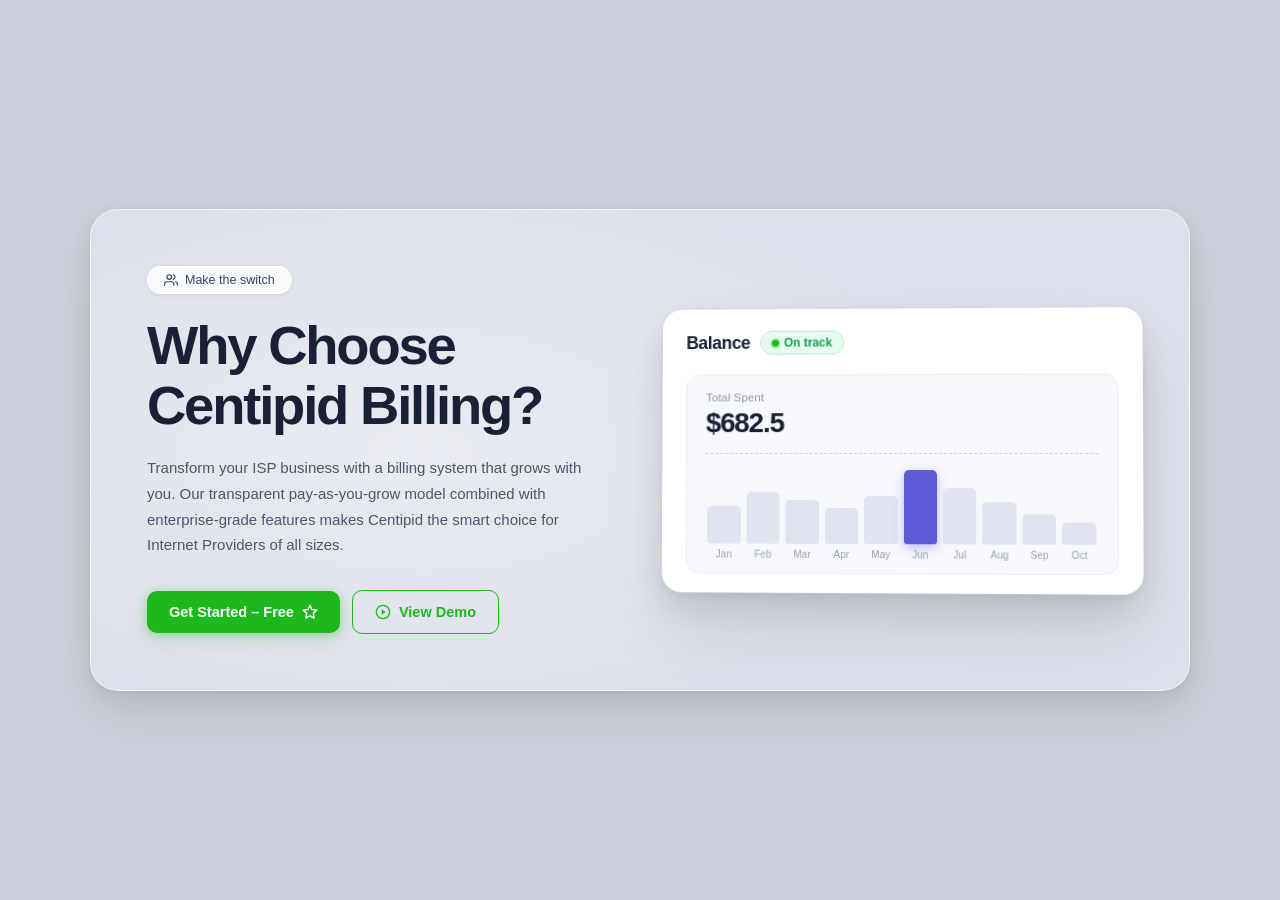
<file: CTA.html>
<!DOCTYPE html>
<html lang="en">
<head>
  <!-- Google tag (gtag.js) -->
  <script async src="https://www.googletagmanager.com/gtag/js?id=G-RYSYW163V1"></script>
  <script>
    window.dataLayer = window.dataLayer || [];
    function gtag(){dataLayer.push(arguments);}
    gtag('js', new Date());

    gtag('config', 'G-RYSYW163V1');
  </script>
  <meta charset="UTF-8"/>
<meta name="viewport" content="width=device-width, initial-scale=1.0"/>
<title>CTA Section</title>
<style>
  * { margin: 0; padding: 0; box-sizing: border-box; }

  body {
    font-family: -apple-system, BlinkMacSystemFont, 'Segoe UI', sans-serif;
    background: #cdd0da;
    min-height: 100vh;
    display: flex;
    align-items: center;
    justify-content: center;
    padding: 2.5rem 1.5rem;
  }

  /* ── Outer container card ── */
  .cta-card {
    width: 100%;
    max-width: 1100px;
    background: #dde0ea;
    background-image: radial-gradient(ellipse 70% 80% at 30% 50%, rgba(255,255,255,0.38) 0%, transparent 70%);
    border-radius: 28px;
    border: 1px solid rgba(255,255,255,0.6);
    box-shadow:
      0 2px 4px rgba(0,0,0,0.04),
      0 8px 24px rgba(0,0,0,0.07),
      0 24px 60px rgba(0,0,0,0.08);
    display: grid;
    grid-template-columns: 1fr 1fr;
    align-items: center;
    overflow: hidden;
    min-height: 420px;
    padding: 3.5rem 3rem 3.5rem 3.5rem;
    gap: 2rem;
    position: relative;
  }

  @media (max-width: 700px) {
    .cta-card {
      grid-template-columns: 1fr;
      padding: 2.5rem 1.8rem;
    }
    .right-col { display: none; }
  }

  /* ══════════════════════════
     LEFT COLUMN
  ══════════════════════════ */
  .left-col {
    display: flex;
    flex-direction: column;
    align-items: flex-start;
    gap: 0;
  }

  /* Badge */
  .badge {
    display: inline-flex;
    align-items: center;
    gap: 7px;
    padding: 6px 16px;
    background: rgba(255,255,255,0.78);
    border: 1px solid rgba(255,255,255,0.95);
    border-radius: 999px;
    font-size: 12.5px;
    font-weight: 500;
    color: #3a4560;
    margin-bottom: 1.4rem;
    box-shadow: 0 1px 4px rgba(0,0,0,0.08);
  }

  .badge svg { width: 14px; height: 14px; flex-shrink: 0; }

  /* Heading */
  .heading {
    font-size: clamp(2.2rem, 4.5vw, 3.4rem);
    font-weight: 800;
    color: #1a2035;
    line-height: 1.1;
    letter-spacing: -0.04em;
    margin-bottom: 1.2rem;
  }

  /* Body text */
  .body-text {
    font-size: 15px;
    color: #4a5570;
    line-height: 1.72;
    max-width: 460px;
    margin-bottom: 2rem;
  }

  /* Buttons row */
  .btn-row {
    display: flex;
    align-items: center;
    gap: 12px;
    flex-wrap: wrap;
  }

  .btn {
    display: inline-flex;
    align-items: center;
    gap: 8px;
    padding: 13px 22px;
    border-radius: 10px;
    font-size: 14.5px;
    font-weight: 600;
    cursor: pointer;
    font-family: inherit;
    transition: opacity 0.15s, transform 0.12s, box-shadow 0.15s;
    text-decoration: none;
    border: none;
  }

  .btn:active { transform: scale(0.97); }

  .btn svg { width: 16px; height: 16px; flex-shrink: 0; }

  .btn-green {
    background: #1cb81c;
    color: #fff;
    box-shadow: 0 2px 8px rgba(28,184,28,0.28), 0 6px 20px rgba(28,184,28,0.16);
  }

  .btn-green:hover {
    background: #18a818;
    box-shadow: 0 4px 14px rgba(28,184,28,0.38), 0 8px 28px rgba(28,184,28,0.2);
  }

  .btn-outline {
    background: transparent;
    color: #1cb81c;
    border: 1.5px solid #1cb81c;
  }

  .btn-outline:hover {
    background: rgba(28,184,28,0.07);
  }

  /* ══════════════════════════
     RIGHT COLUMN — Dashboard card
  ══════════════════════════ */
  .right-col {
    display: flex;
    align-items: center;
    justify-content: flex-end;
    position: relative;
    height: 100%;
    min-height: 320px;
  }

  .dashboard-card {
    background: #ffffff;
    border-radius: 20px;
    padding: 1.4rem 1.5rem 1.2rem;
    width: 100%;
    max-width: 500px;
    box-shadow:
      0 0 0 1px rgba(200,208,228,0.5),
      0 4px 10px rgba(0,0,0,0.06),
      0 16px 36px rgba(0,0,0,0.1),
      0 40px 70px rgba(0,0,0,0.08);
    position: relative;
    transform: perspective(900px) rotateY(-2deg) rotateX(1deg);
    transition: transform 0.4s ease, box-shadow 0.4s ease;
  }

  .dashboard-card:hover {
    transform: perspective(900px) rotateY(0deg) rotateX(0deg) translateY(-4px);
    box-shadow:
      0 0 0 1px rgba(200,208,228,0.5),
      0 8px 20px rgba(0,0,0,0.08),
      0 24px 50px rgba(0,0,0,0.13),
      0 56px 90px rgba(0,0,0,0.09);
  }

  /* Card header row */
  .card-header {
    display: flex;
    align-items: center;
    gap: 10px;
    margin-bottom: 1.2rem;
  }

  .card-title {
    font-size: 1.1rem;
    font-weight: 800;
    color: #1a2035;
    letter-spacing: -0.02em;
  }

  .on-track-badge {
    display: inline-flex;
    align-items: center;
    gap: 5px;
    padding: 4px 11px;
    background: #e8faf0;
    border-radius: 999px;
    font-size: 12px;
    font-weight: 600;
    color: #12a150;
    border: 1px solid #b8edd0;
  }

  .on-track-dot {
    width: 7px;
    height: 7px;
    border-radius: 50%;
    background: #1cb81c;
    flex-shrink: 0;
    box-shadow: 0 0 0 2px rgba(28,184,28,0.25);
  }

  /* Inner stat card */
  .stat-card {
    background: #f7f8fc;
    border: 1px solid #eceef5;
    border-radius: 14px;
    padding: 1rem 1.2rem 0.8rem;
  }

  .stat-label {
    font-size: 11.5px;
    color: #8a94aa;
    font-weight: 500;
    margin-bottom: 4px;
    letter-spacing: 0.01em;
  }

  .stat-value {
    font-size: 1.75rem;
    font-weight: 800;
    color: #1a2035;
    letter-spacing: -0.04em;
    margin-bottom: 0.9rem;
  }

  /* Dashed line */
  .dashed-line {
    border: none;
    border-top: 1.5px dashed #d0d4e0;
    margin-bottom: 1rem;
  }

  /* Bar chart */
  .bar-chart {
    display: flex;
    align-items: flex-end;
    gap: 6px;
    height: 90px;
    padding: 0 2px;
  }

  .bar-col {
    flex: 1;
    display: flex;
    flex-direction: column;
    align-items: center;
    gap: 5px;
    height: 100%;
    justify-content: flex-end;
  }

  .bar {
    width: 100%;
    border-radius: 5px 5px 3px 3px;
    background: #e0e4f0;
    transition: height 0.6s cubic-bezier(0.4, 0, 0.2, 1);
    min-height: 6px;
  }

  .bar.active {
    background: #5b5bd6;
    box-shadow: 0 4px 12px rgba(91,91,214,0.35);
  }

  .bar-label {
    font-size: 10px;
    color: #9aa0b4;
    white-space: nowrap;
    font-weight: 500;
  }

  /* Animate bars on load */
  @keyframes growUp {
    from { transform: scaleY(0); transform-origin: bottom; }
    to   { transform: scaleY(1); transform-origin: bottom; }
  }

  .bar { animation: growUp 0.7s cubic-bezier(0.4, 0, 0.2, 1) both; }
  .bar-col:nth-child(1) .bar  { animation-delay: 0.05s; }
  .bar-col:nth-child(2) .bar  { animation-delay: 0.1s; }
  .bar-col:nth-child(3) .bar  { animation-delay: 0.15s; }
  .bar-col:nth-child(4) .bar  { animation-delay: 0.2s; }
  .bar-col:nth-child(5) .bar  { animation-delay: 0.25s; }
  .bar-col:nth-child(6) .bar  { animation-delay: 0.3s; }
  .bar-col:nth-child(7) .bar  { animation-delay: 0.35s; }
  .bar-col:nth-child(8) .bar  { animation-delay: 0.4s; }
  .bar-col:nth-child(9) .bar  { animation-delay: 0.45s; }
  .bar-col:nth-child(10) .bar { animation-delay: 0.5s; }
</style>
</head>
<body>

<div class="cta-card">

  <!-- ── LEFT COLUMN ── -->
  <div class="left-col">

    <div class="badge">
      <svg viewBox="0 0 24 24" fill="none" stroke="#3a4560" stroke-width="2" stroke-linecap="round" stroke-linejoin="round">
        <path d="M17 21v-2a4 4 0 0 0-4-4H5a4 4 0 0 0-4 4v2"/>
        <circle cx="9" cy="7" r="4"/>
        <path d="M23 21v-2a4 4 0 0 0-3-3.87"/>
        <path d="M16 3.13a4 4 0 0 1 0 7.75"/>
      </svg>
      Make the switch
    </div>

    <h2 class="heading">Why Choose<br>Centipid Billing?</h2>

    <p class="body-text">
      Transform your ISP business with a billing system that grows with you.
      Our transparent pay-as-you-grow model combined with enterprise-grade
      features makes Centipid the smart choice for Internet Providers of all sizes.
    </p>

    <div class="btn-row">
      <button class="btn btn-green">
        Get Started – Free
        <svg viewBox="0 0 24 24" fill="none" stroke="currentColor" stroke-width="2.2" stroke-linecap="round" stroke-linejoin="round">
          <path d="M12 2L15.09 8.26L22 9.27L17 14.14L18.18 21.02L12 17.77L5.82 21.02L7 14.14L2 9.27L8.91 8.26L12 2Z"/>
        </svg>
      </button>

      <button class="btn btn-outline">
        <svg viewBox="0 0 24 24" fill="none" stroke="currentColor" stroke-width="2" stroke-linecap="round" stroke-linejoin="round">
          <circle cx="12" cy="12" r="10"/>
          <polygon points="10 8 16 12 10 16 10 8" fill="currentColor" stroke="none"/>
        </svg>
        View Demo
      </button>
    </div>

  </div>

  <!-- ── RIGHT COLUMN — Dashboard card ── -->
  <div class="right-col">
    <div class="dashboard-card">

      <!-- Card header -->
      <div class="card-header">
        <span class="card-title">Balance</span>
        <span class="on-track-badge">
          <span class="on-track-dot"></span>
          On track
        </span>
      </div>

      <!-- Inner stat card with bar chart -->
      <div class="stat-card">
        <p class="stat-label">Total Spent</p>
        <p class="stat-value">$682.5</p>
        <hr class="dashed-line"/>

        <!-- Bar chart — heights reflect the screenshot -->
        <div class="bar-chart" id="barChart">
          <!-- Bars injected by JS -->
        </div>
      </div>

    </div>
  </div>

</div>

<script>
  const months = ['Jan','Feb','Mar','Apr','May','Jun','Jul','Aug','Sep','Oct'];
  /* Heights in px — Jun is tallest/active, others vary naturally */
  const heights = [38, 52, 44, 36, 48, 78, 56, 42, 30, 22];
  const activeIndex = 5; /* Jun */

  const chart = document.getElementById('barChart');

  months.forEach((m, i) => {
    const col = document.createElement('div');
    col.className = 'bar-col';

    const bar = document.createElement('div');
    bar.className = 'bar' + (i === activeIndex ? ' active' : '');
    bar.style.height = heights[i] + 'px';

    const label = document.createElement('span');
    label.className = 'bar-label';
    label.textContent = m;

    col.appendChild(bar);
    col.appendChild(label);
    chart.appendChild(col);
  });
</script>

</body>
</html>
</file>
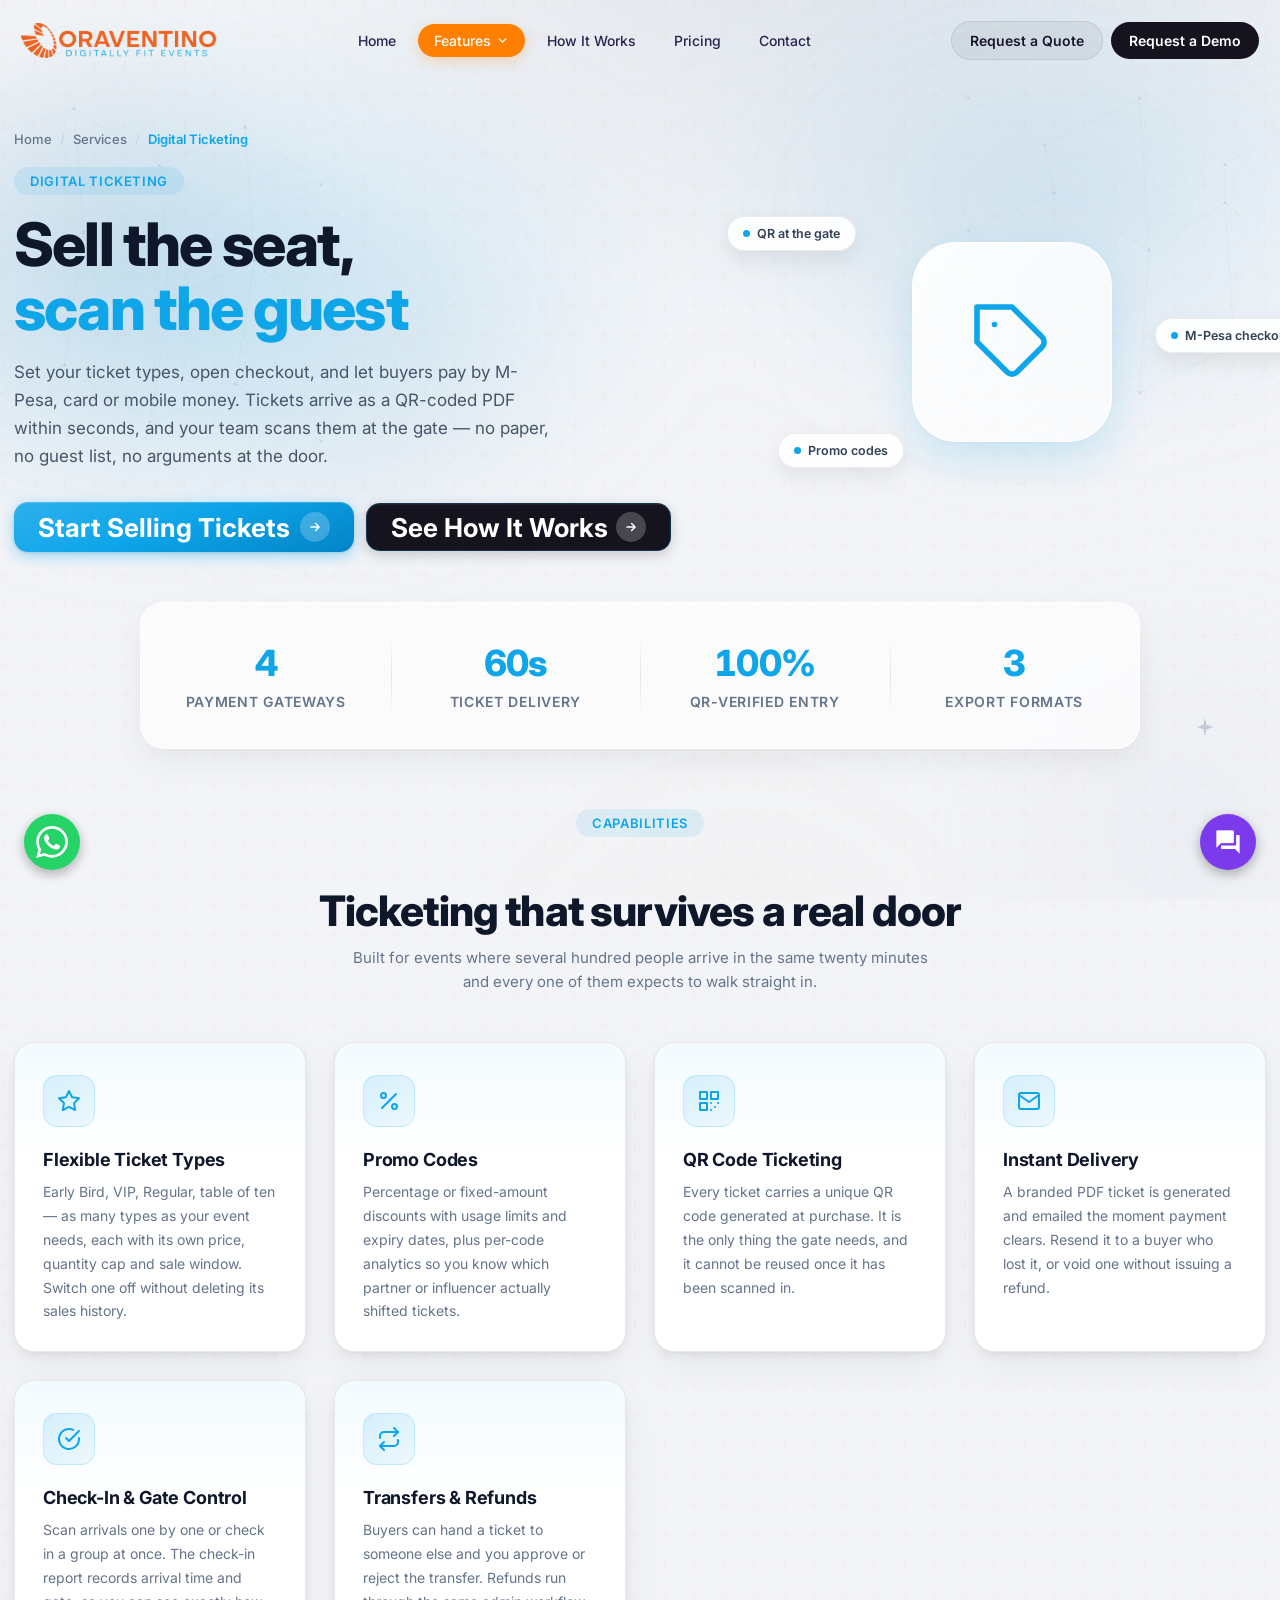
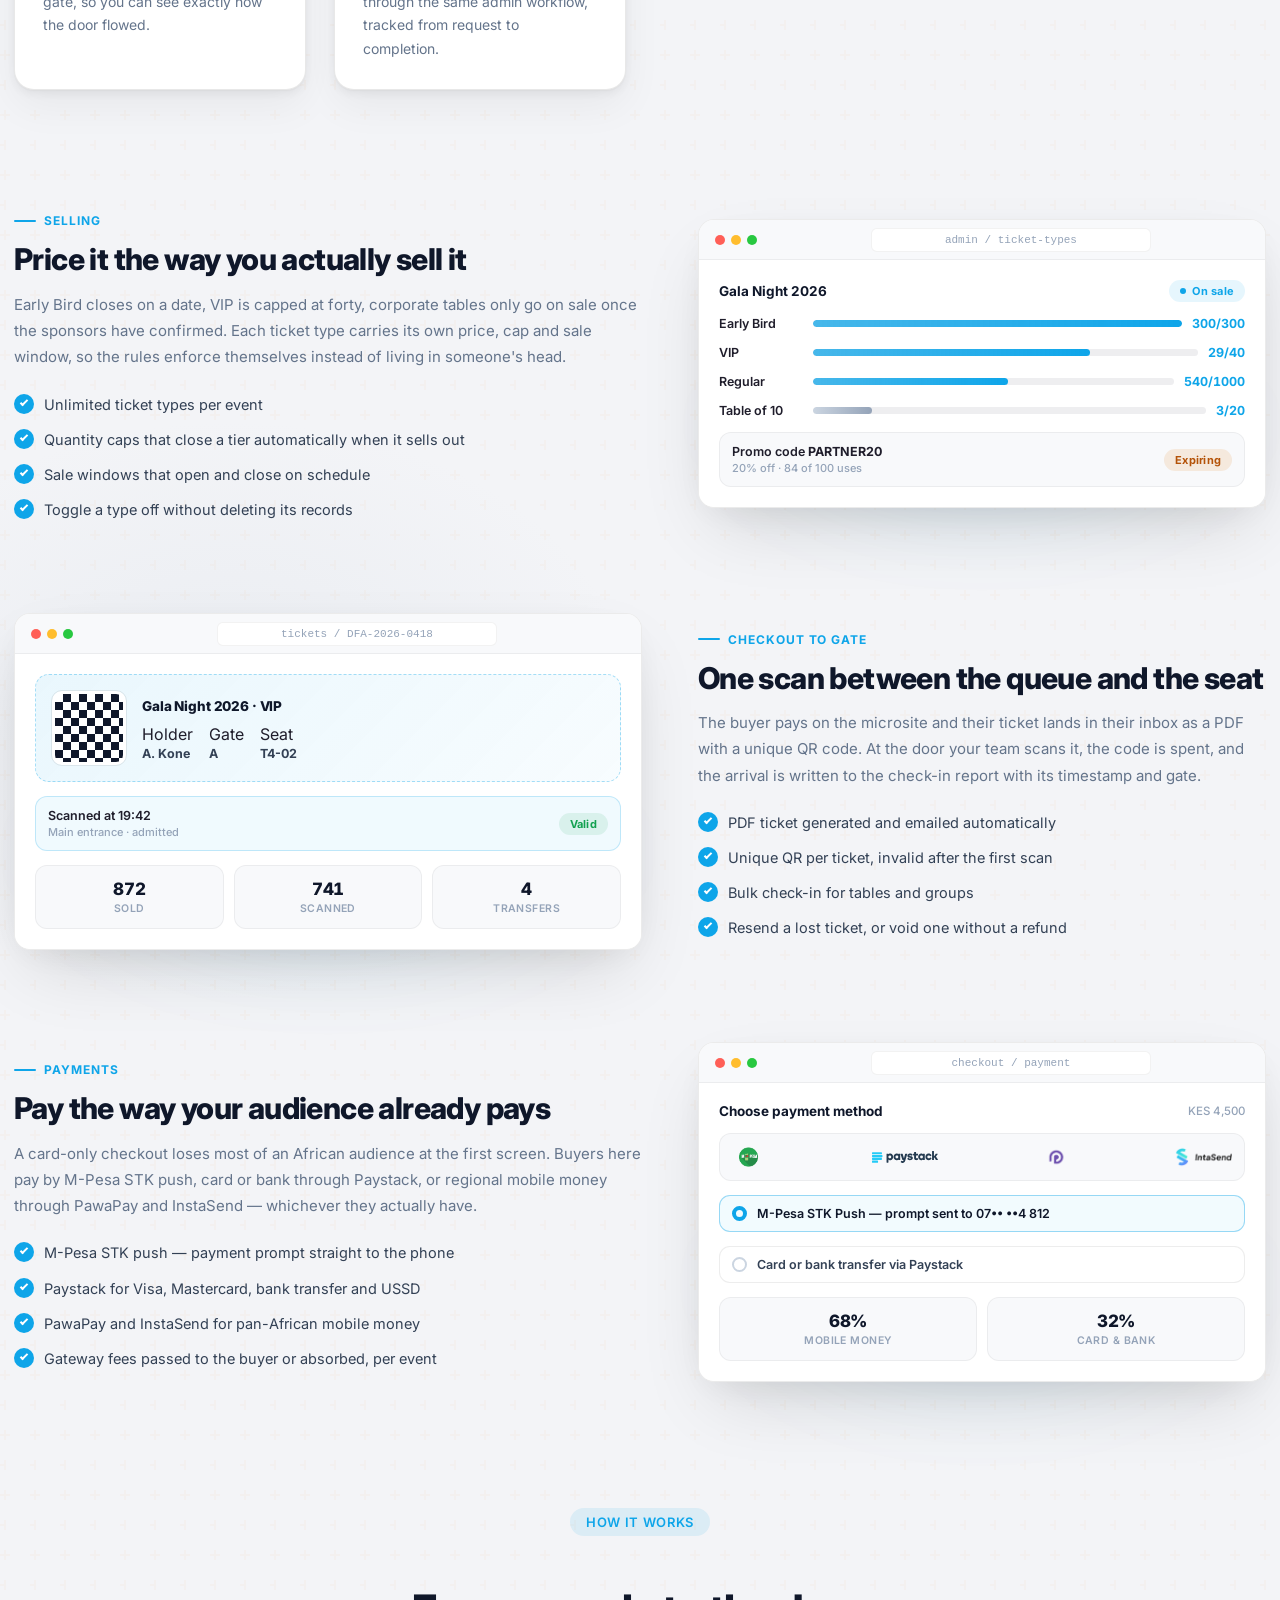
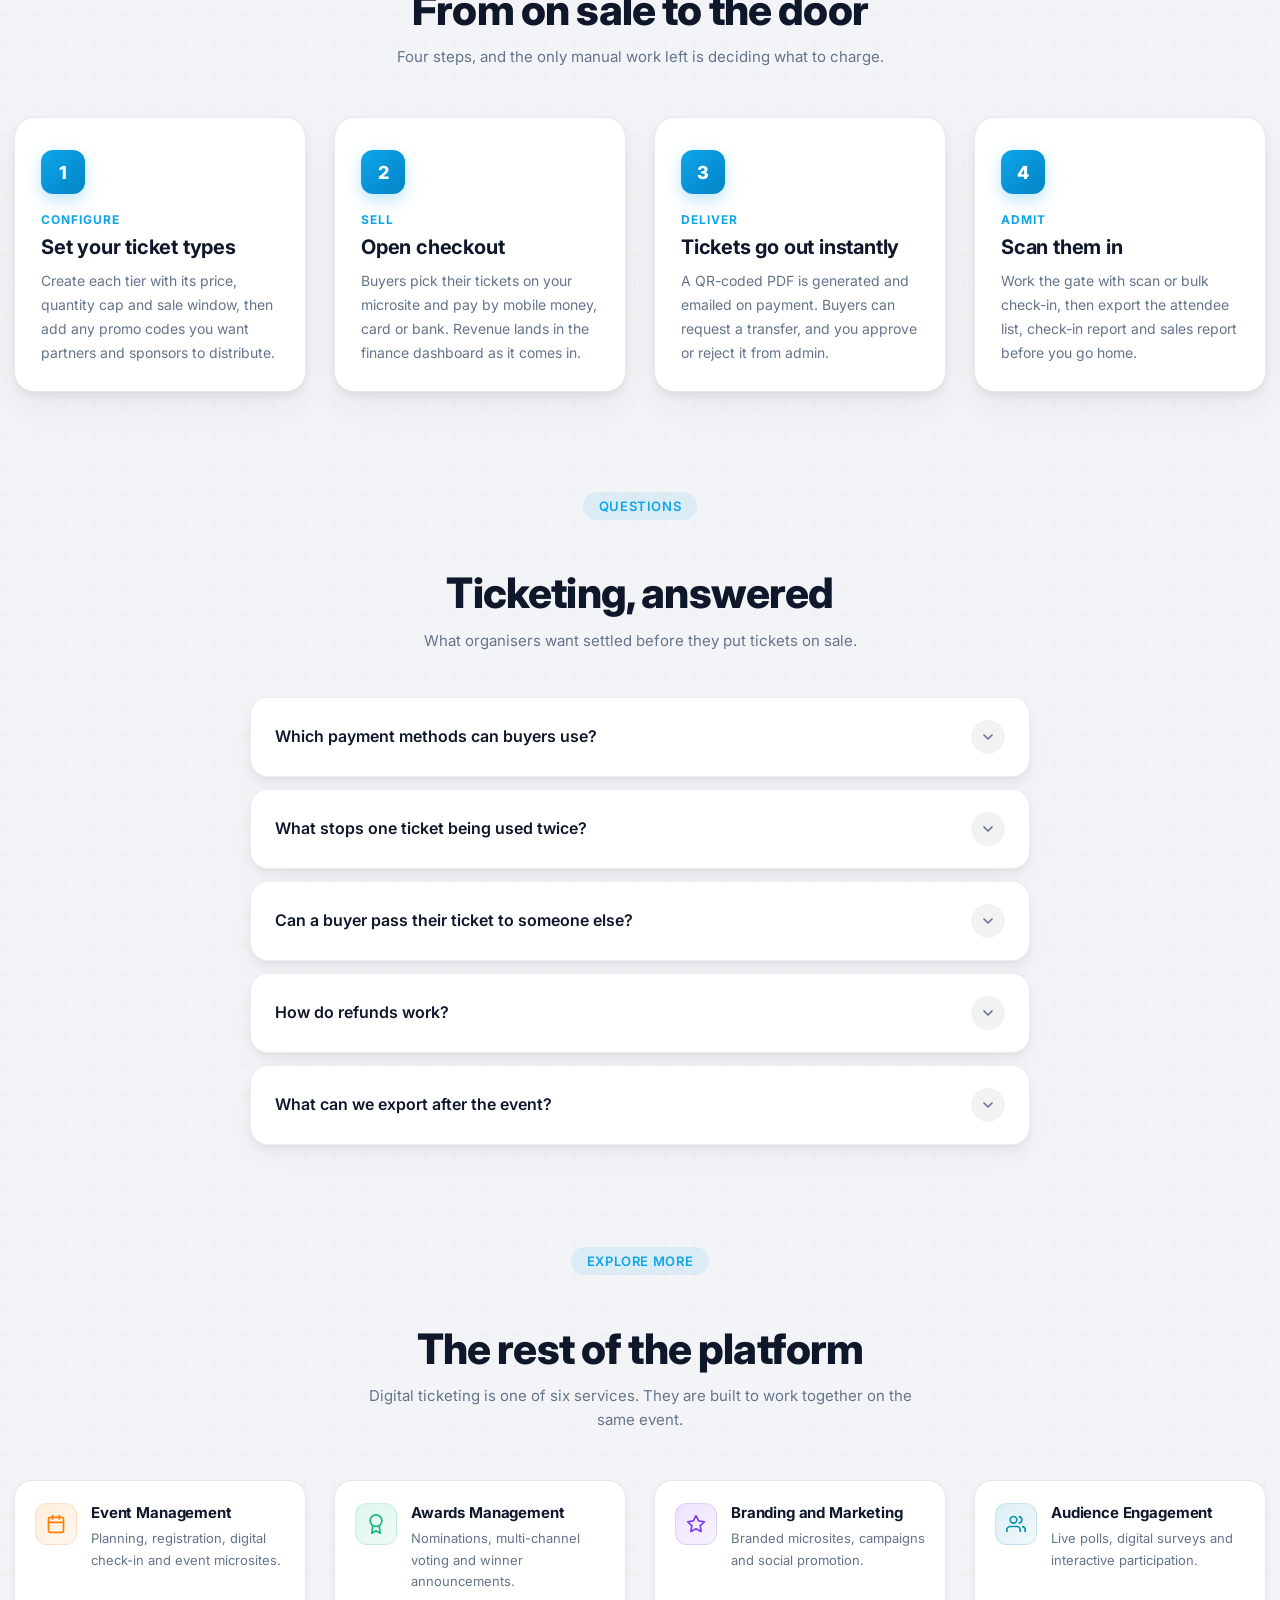
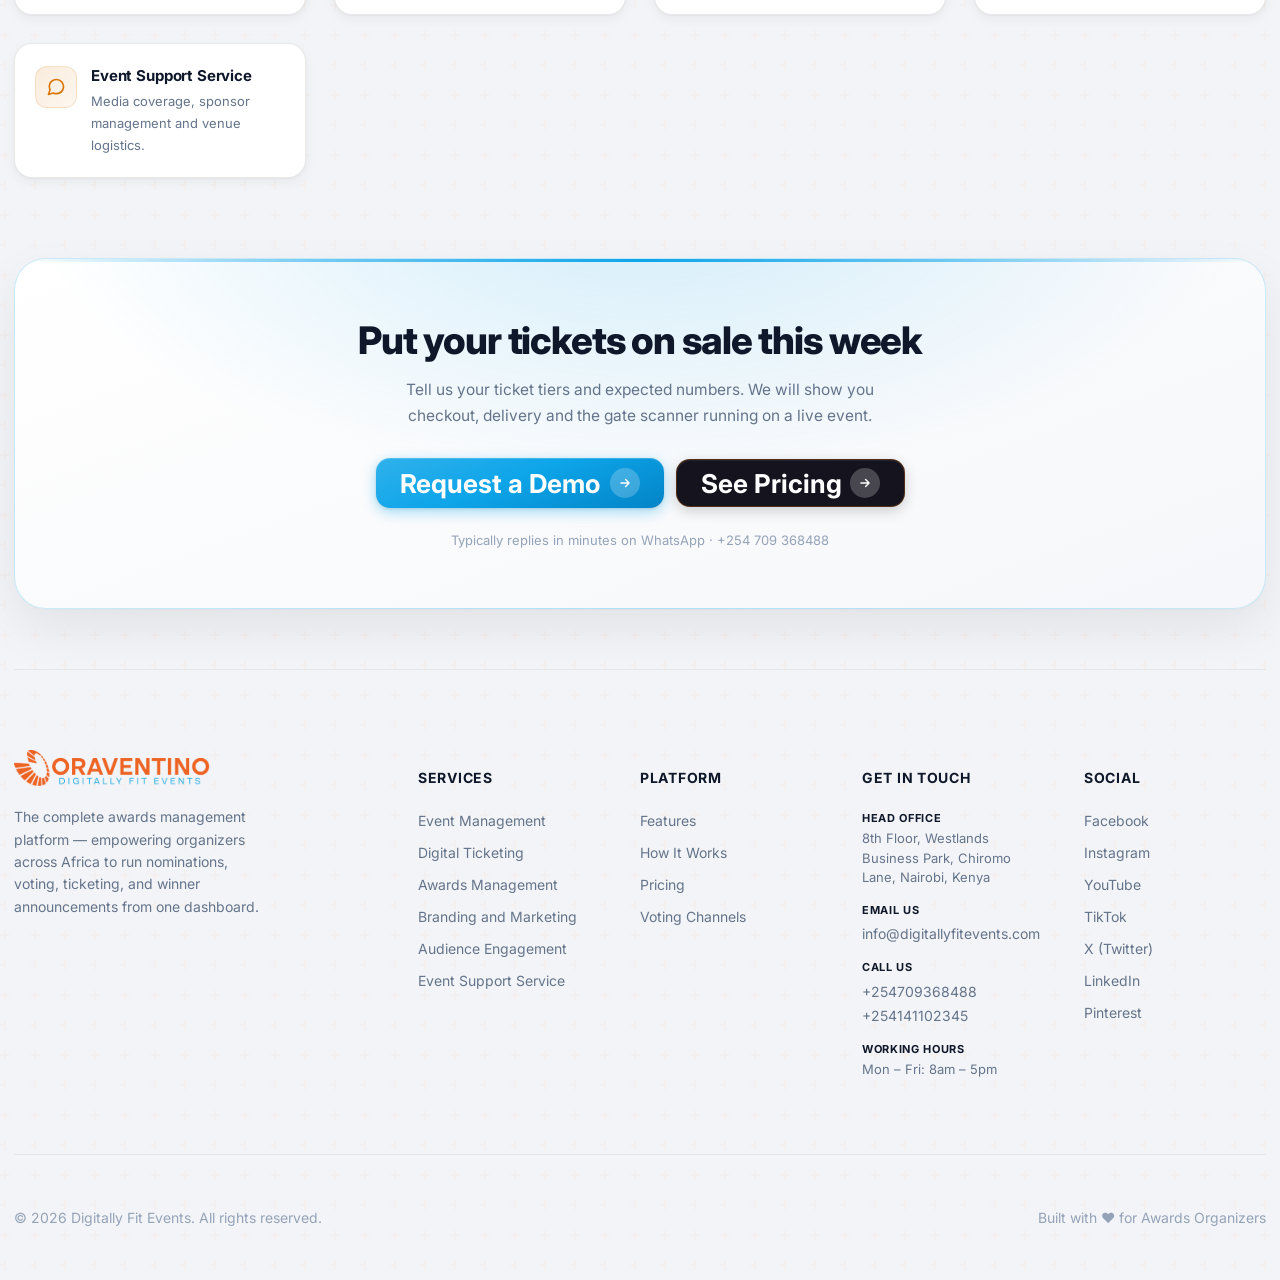
<file: digital-ticketing.html>
<!DOCTYPE html>
<html lang="en">

<head>
  <!-- Google tag (gtag.js) -->
  <script async src="https://www.googletagmanager.com/gtag/js?id=G-RYSYW163V1"></script>
  <script>
    window.dataLayer = window.dataLayer || [];
    function gtag(){dataLayer.push(arguments);}
    gtag('js', new Date());

    gtag('config', 'G-RYSYW163V1');
  </script>
  <meta charset="UTF-8" />
  <meta name="viewport" content="width=device-width, initial-scale=1.0" />
  <meta name="description" content="Sell tickets with M-Pesa, card and mobile money, deliver QR-coded PDF tickets instantly, and scan guests in at the gate." />
  <title>Digital Ticketing — Digitally Fit Events</title>
  <link rel="icon" type="image/png" href="logo-favicon.png" />
  <link rel="apple-touch-icon" href="logo-favicon.png" />
  <link rel="preconnect" href="https://fonts.googleapis.com" />
  <link rel="preconnect" href="https://fonts.gstatic.com" crossorigin />
  <link href="https://fonts.googleapis.com/css2?family=Instrument+Serif:ital,wght@0,400;0,700;1,400;1,700&family=Inter:wght@400;500;600;700;800&display=swap" rel="stylesheet" />
  <link href="https://fonts.googleapis.com/icon?family=Material+Icons" rel="stylesheet" />
  <link href="https://app.telvoip.io/web-chat.css" rel="stylesheet" />
  <link rel="stylesheet" href="main.css" />
  <link rel="stylesheet" href="subpage.css" />
  <script src="script.js" defer></script>
</head>

<body class="svc svc-digital-ticketing">
  <!-- Scroll Progress -->
  <div class="scroll-progress" id="scroll-progress" aria-hidden="true"></div>

  <!-- Decorative background overlays -->
  <div class="bg-overlays" aria-hidden="true">
    <span class="bokeh bokeh-1"></span>
    <span class="bokeh bokeh-2"></span>
    <span class="bokeh bokeh-3"></span>
    <span class="bokeh bokeh-4"></span>
    <span class="bokeh bokeh-5"></span>
    <span class="bokeh bokeh-6"></span>

    <!-- Constellation / mesh network SVG -->
    <svg class="mesh mesh-left" viewBox="0 0 400 400" preserveAspectRatio="none" aria-hidden="true">
      <g stroke="rgba(100,120,150,0.13)" stroke-width="0.8" fill="none">
        <path d="M20 60 L120 30 L210 90 L300 50 L380 110" />
        <path d="M40 200 L130 160 L220 230 L310 190 L380 260" />
        <path d="M20 340 L110 300 L200 360 L290 320 L380 380" />
        <path d="M120 30 L130 160 L110 300" />
        <path d="M210 90 L220 230 L200 360" />
        <path d="M300 50 L310 190 L290 320" />
      </g>
      <g fill="rgba(100,120,150,0.28)">
        <circle cx="20" cy="60" r="1.6" />
        <circle cx="120" cy="30" r="1.6" />
        <circle cx="210" cy="90" r="1.6" />
        <circle cx="300" cy="50" r="1.6" />
        <circle cx="380" cy="110" r="1.6" />
        <circle cx="40" cy="200" r="1.6" />
        <circle cx="130" cy="160" r="1.6" />
        <circle cx="220" cy="230" r="1.6" />
        <circle cx="310" cy="190" r="1.6" />
        <circle cx="380" cy="260" r="1.6" />
        <circle cx="20" cy="340" r="1.6" />
        <circle cx="110" cy="300" r="1.6" />
        <circle cx="200" cy="360" r="1.6" />
        <circle cx="290" cy="320" r="1.6" />
        <circle cx="380" cy="380" r="1.6" />
      </g>
    </svg>
    <svg class="mesh mesh-right" viewBox="0 0 400 400" preserveAspectRatio="none" aria-hidden="true">
      <g stroke="rgba(100,120,150,0.13)" stroke-width="0.8" fill="none">
        <path d="M30 40 L110 90 L210 40 L300 110 L380 60" />
        <path d="M30 180 L120 140 L220 200 L300 150 L380 220" />
        <path d="M30 330 L120 290 L210 350 L310 300 L380 360" />
        <path d="M110 90 L120 140 L120 290" />
        <path d="M210 40 L220 200 L210 350" />
        <path d="M300 110 L300 150 L310 300" />
      </g>
      <g fill="rgba(100,120,150,0.28)">
        <circle cx="30" cy="40" r="1.6" />
        <circle cx="110" cy="90" r="1.6" />
        <circle cx="210" cy="40" r="1.6" />
        <circle cx="300" cy="110" r="1.6" />
        <circle cx="380" cy="60" r="1.6" />
        <circle cx="30" cy="180" r="1.6" />
        <circle cx="120" cy="140" r="1.6" />
        <circle cx="220" cy="200" r="1.6" />
        <circle cx="300" cy="150" r="1.6" />
        <circle cx="380" cy="220" r="1.6" />
        <circle cx="30" cy="330" r="1.6" />
        <circle cx="120" cy="290" r="1.6" />
        <circle cx="210" cy="350" r="1.6" />
        <circle cx="310" cy="300" r="1.6" />
        <circle cx="380" cy="360" r="1.6" />
      </g>
    </svg>

    <!-- Decorative sparkle -->
    <svg class="sparkle" viewBox="0 0 24 24" aria-hidden="true">
      <path d="M12 2 L13.8 9.5 L21 12 L13.8 14.5 L12 22 L10.2 14.5 L3 12 L10.2 9.5 Z" fill="rgba(100,120,160,0.35)" />
    </svg>
  </div>

  <div class="page">
    <!-- ===================== Header ===================== -->
    <header class="site-header" role="banner">
      <a class="brand" href="index.html" aria-label="Digitally Fit Events home">
        <img src="dfe-logo.png" alt="Digitally Fit Events logo" class="brand-logo" />
      </a>

      <nav class="primary-nav" aria-label="Primary">
        <ul>
          <li><a href="index.html" class="nav-link">Home</a></li>
          <li class="nav-item-dropdown">
            <button type="button" class="nav-link nav-dropdown-toggle is-active" id="services-toggle"
              aria-expanded="false" aria-controls="services-menu" aria-haspopup="true">
              Features
              <svg class="nav-caret" width="13" height="13" viewBox="0 0 24 24" fill="none" stroke="currentColor"
                stroke-width="2.6" stroke-linecap="round" stroke-linejoin="round" aria-hidden="true">
                <polyline points="6 9 12 15 18 9" />
              </svg>
            </button>

            <div class="nav-dropdown-menu" id="services-menu" aria-labelledby="services-toggle">
              <div class="nav-dd-grid">
                <a class="nav-dd-item to-event-management" href="event-management.html">
                  <span class="nav-dd-icon">
                    <svg width="18" height="18" viewBox="0 0 24 24" fill="none" stroke="currentColor" stroke-width="2"
                      stroke-linecap="round" stroke-linejoin="round" aria-hidden="true">
                      <rect x="3" y="4" width="18" height="18" rx="2" ry="2" />
                      <line x1="16" y1="2" x2="16" y2="6" />
                      <line x1="8" y1="2" x2="8" y2="6" />
                      <line x1="3" y1="10" x2="21" y2="10" />
                    </svg>
                  </span>
                  <span class="nav-dd-body">
                    <span class="nav-dd-name">Event Management</span>
                    <span class="nav-dd-desc">Planning, registration and check-in</span>
                  </span>
                </a>

                <a class="nav-dd-item to-digital-ticketing is-current" href="digital-ticketing.html" aria-current="page">
                  <span class="nav-dd-icon">
                    <svg width="18" height="18" viewBox="0 0 24 24" fill="none" stroke="currentColor" stroke-width="2"
                      stroke-linecap="round" stroke-linejoin="round" aria-hidden="true">
                      <path d="M20.59 13.41l-7.17 7.17a2 2 0 0 1-2.83 0L2 12V2h10l8.59 8.59a2 2 0 0 1 0 2.82z" />
                      <line x1="7" y1="7" x2="7.01" y2="7" />
                    </svg>
                  </span>
                  <span class="nav-dd-body">
                    <span class="nav-dd-name">Digital Ticketing</span>
                    <span class="nav-dd-desc">QR tickets, checkout and entry</span>
                  </span>
                </a>

                <a class="nav-dd-item to-awards-management" href="awards-management.html">
                  <span class="nav-dd-icon">
                    <svg width="18" height="18" viewBox="0 0 24 24" fill="none" stroke="currentColor" stroke-width="2"
                      stroke-linecap="round" stroke-linejoin="round" aria-hidden="true">
                      <circle cx="12" cy="8" r="7" />
                      <polyline points="8.21 13.89 7 23 12 20 17 23 15.79 13.88" />
                    </svg>
                  </span>
                  <span class="nav-dd-body">
                    <span class="nav-dd-name">Awards Management</span>
                    <span class="nav-dd-desc">Nominations, voting and winners</span>
                  </span>
                </a>

                <a class="nav-dd-item to-branding-marketing" href="branding-marketing.html">
                  <span class="nav-dd-icon">
                    <svg width="18" height="18" viewBox="0 0 24 24" fill="none" stroke="currentColor" stroke-width="2"
                      stroke-linecap="round" stroke-linejoin="round" aria-hidden="true">
                      <polygon
                        points="12 2 15.09 8.26 22 9.27 17 14.14 18.18 21.02 12 17.77 5.82 21.02 7 14.14 2 9.27 8.91 8.26 12 2" />
                    </svg>
                  </span>
                  <span class="nav-dd-body">
                    <span class="nav-dd-name">Branding and Marketing</span>
                    <span class="nav-dd-desc">Microsites, campaigns and reach</span>
                  </span>
                </a>

                <a class="nav-dd-item to-audience-engagement" href="audience-engagement.html">
                  <span class="nav-dd-icon">
                    <svg width="18" height="18" viewBox="0 0 24 24" fill="none" stroke="currentColor" stroke-width="2"
                      stroke-linecap="round" stroke-linejoin="round" aria-hidden="true">
                      <path d="M17 21v-2a4 4 0 0 0-4-4H5a4 4 0 0 0-4 4v2" />
                      <circle cx="9" cy="7" r="4" />
                      <path d="M23 21v-2a4 4 0 0 0-3-3.87" />
                      <path d="M16 3.13a4 4 0 0 1 0 7.75" />
                    </svg>
                  </span>
                  <span class="nav-dd-body">
                    <span class="nav-dd-name">Audience Engagement</span>
                    <span class="nav-dd-desc">Live polls, surveys and voting</span>
                  </span>
                </a>

                <a class="nav-dd-item to-event-support" href="event-support.html">
                  <span class="nav-dd-icon">
                    <svg width="18" height="18" viewBox="0 0 24 24" fill="none" stroke="currentColor" stroke-width="2"
                      stroke-linecap="round" stroke-linejoin="round" aria-hidden="true">
                      <path
                        d="M21 11.5a8.38 8.38 0 0 1-.9 3.8 8.5 8.5 0 0 1-7.6 4.7 8.38 8.38 0 0 1-3.8-.9L3 21l1.9-5.7a8.38 8.38 0 0 1-.9-3.8 8.5 8.5 0 0 1 4.7-7.6 8.38 8.38 0 0 1 3.8-.9h.5a8.48 8.48 0 0 1 8 8v.5z" />
                    </svg>
                  </span>
                  <span class="nav-dd-body">
                    <span class="nav-dd-name">Event Support Service</span>
                    <span class="nav-dd-desc">Media, sponsors and logistics</span>
                  </span>
                </a>
              </div>

              <a class="nav-dd-all" href="index.html#features">
                View all platform features
                <svg width="14" height="14" viewBox="0 0 24 24" fill="none" stroke="currentColor" stroke-width="2.5"
                  stroke-linecap="round" stroke-linejoin="round" aria-hidden="true">
                  <path d="M5 12h14M13 6l6 6-6 6" />
                </svg>
              </a>
            </div>
          </li>
          <li><a href="index.html#how-it-works" class="nav-link">How It Works</a></li>
          <li><a href="index.html#pricing" class="nav-link">Pricing</a></li>
          <li><a href="index.html#contact" class="nav-link">Contact</a></li>
        </ul>
      </nav>

      <div class="header-actions">
        <a href="https://wa.me/254709368488" target="_blank" rel="noopener noreferrer" class="btn btn-ghost">Request a Quote</a>
        <a href="https://wa.me/254709368488" target="_blank" rel="noopener noreferrer" class="btn btn-dark">Request a Demo</a>
      </div>

      <!-- Hamburger Menu Trigger (Mobile only) -->
      <button class="nav-toggle" id="nav-toggle" aria-label="Toggle navigation" aria-expanded="false">
        <span class="hamburger-bar bar-top"></span>
        <span class="hamburger-bar bar-middle"></span>
        <span class="hamburger-bar bar-bottom"></span>
      </button>
    </header>

    <!-- ===================== Mobile Overlay Menu ===================== -->
    <div class="mobile-menu-overlay" id="mobile-menu" aria-hidden="true">
      <div class="mobile-menu-inner">
        <div class="mobile-menu-header">
          <a class="brand" href="index.html" aria-label="Digitally Fit Events home">
            <img src="dfe-logo.png" alt="Digitally Fit Events logo" class="brand-logo" />
          </a>
          <button class="mobile-menu-close" id="mobile-menu-close" aria-label="Close menu">
            <svg viewBox="0 0 24 24" width="24" height="24" stroke="currentColor" stroke-width="2.5" fill="none"
              stroke-linecap="round" stroke-linejoin="round">
              <line x1="18" y1="6" x2="6" y2="18"></line>
              <line x1="6" y1="6" x2="18" y2="18"></line>
            </svg>
          </button>
        </div>

        <nav class="mobile-nav" aria-label="Mobile Primary">
          <ul>
            <li style="--i: 1;"><a href="index.html" class="mobile-nav-link">Home</a></li>
            <li style="--i: 2;" class="mobile-nav-group">
              <button type="button" class="mobile-nav-trigger is-active" id="mobile-services-toggle" aria-expanded="true" aria-controls="mobile-services">
                Features
                <svg class="mobile-nav-caret" width="18" height="18" viewBox="0 0 24 24" fill="none"
                  stroke="currentColor" stroke-width="2.6" stroke-linecap="round" stroke-linejoin="round"
                  aria-hidden="true">
                  <polyline points="6 9 12 15 18 9" />
                </svg>
              </button>
              <ul class="mobile-subnav is-open" id="mobile-services">
                <li><a href="event-management.html" class="mobile-subnav-link">Event Management</a></li>
                <li><a href="digital-ticketing.html" class="mobile-subnav-link is-current" aria-current="page">Digital Ticketing</a></li>
                <li><a href="awards-management.html" class="mobile-subnav-link">Awards Management</a></li>
                <li><a href="branding-marketing.html" class="mobile-subnav-link">Branding and Marketing</a></li>
                <li><a href="audience-engagement.html" class="mobile-subnav-link">Audience Engagement</a></li>
                <li><a href="event-support.html" class="mobile-subnav-link">Event Support Service</a></li>
              </ul>
            </li>
            <li style="--i: 3;"><a href="index.html#how-it-works" class="mobile-nav-link">How It Works</a></li>
            <li style="--i: 4;"><a href="index.html#pricing" class="mobile-nav-link">Pricing</a></li>
            <li style="--i: 5;"><a href="index.html#contact" class="mobile-nav-link">Contact</a></li>
          </ul>
        </nav>

        <div class="mobile-menu-footer">
          <a href="https://wa.me/254709368488" target="_blank" rel="noopener noreferrer" class="btn btn-ghost" style="--i: 6;">Request a Quote</a>
          <a href="https://wa.me/254709368488" target="_blank" rel="noopener noreferrer" class="btn btn-dark" style="--i: 7;">Request a Demo</a>
        </div>
      </div>
    </div>

    <!-- ===================== Hero ===================== -->
    <section class="svc-hero" aria-labelledby="svc-title">
      <div class="svc-hero-glow" aria-hidden="true"></div>

      <div class="svc-hero-copy">
        <nav class="svc-breadcrumb" aria-label="Breadcrumb">
          <a href="index.html">Home</a>
          <span class="sep" aria-hidden="true">/</span>
          <a href="index.html#features">Services</a>
          <span class="sep" aria-hidden="true">/</span>
          <span aria-current="page">Digital Ticketing</span>
        </nav>

        <span class="svc-eyebrow">Digital Ticketing</span>

        <h1 id="svc-title" class="svc-hero-title">
          Sell the seat, <span class="accent">scan the guest</span>
        </h1>

        <p class="svc-hero-lead">Set your ticket types, open checkout, and let buyers pay by M-Pesa, card or mobile
          money. Tickets arrive as a QR-coded PDF within seconds, and your team scans them at the gate — no paper, no
          guest list, no arguments at the door.</p>

        <div class="svc-hero-ctas">
          <a href="https://wa.me/254709368488" target="_blank" rel="noopener noreferrer" class="cta-primary svc-cta-accent">
            <span>Start Selling Tickets</span>
            <span class="cta-arrow" aria-hidden="true">
              <svg viewBox="0 0 24 24" width="14" height="14">
                <path d="M5 12h13M13 6l6 6-6 6" fill="none" stroke="#fff" stroke-width="2.4" stroke-linecap="round"
                  stroke-linejoin="round" />
              </svg>
            </span>
          </a>
          <a href="#how-it-works" class="cta-secondary">
            <span>See How It Works</span>
            <span class="cta-arrow" aria-hidden="true">
              <svg viewBox="0 0 24 24" width="14" height="14">
                <path d="M5 12h13M13 6l6 6-6 6" fill="none" stroke="#fff" stroke-width="2.4" stroke-linecap="round"
                  stroke-linejoin="round" />
              </svg>
            </span>
          </a>
        </div>
      </div>

      <div class="svc-hero-visual" aria-hidden="true">
        <div class="svc-hero-emblem">
          <svg viewBox="0 0 24 24" fill="none" stroke="currentColor" stroke-width="1.6" stroke-linecap="round"
            stroke-linejoin="round">
            <path d="M20.59 13.41l-7.17 7.17a2 2 0 0 1-2.83 0L2 12V2h10l8.59 8.59a2 2 0 0 1 0 2.82z" />
            <line x1="7" y1="7" x2="7.01" y2="7" />
          </svg>
        </div>
        <span class="svc-orbit svc-orbit-1">QR at the gate</span>
        <span class="svc-orbit svc-orbit-2">M-Pesa checkout</span>
        <span class="svc-orbit svc-orbit-3">Promo codes</span>
      </div>
    </section>

    <!-- ===================== Stats ===================== -->
    <section class="svc-stats stats-section" aria-label="Digital ticketing at a glance">
      <div class="stats-grid">
        <div class="stat-card">
          <div class="stat-value">4</div>
          <div class="stat-label">Payment Gateways</div>
        </div>
        <div class="stat-card">
          <div class="stat-value">60s</div>
          <div class="stat-label">Ticket Delivery</div>
        </div>
        <div class="stat-card">
          <div class="stat-value">100%</div>
          <div class="stat-label">QR-Verified Entry</div>
        </div>
        <div class="stat-card">
          <div class="stat-value">3</div>
          <div class="stat-label">Export Formats</div>
        </div>
      </div>
    </section>

    <!-- ===================== Capabilities ===================== -->
    <section class="svc-section" id="capabilities">
      <div class="svc-section-head">
        <span class="svc-eyebrow">Capabilities</span>
        <h2 class="section-title">Ticketing that survives a real door</h2>
        <p class="section-subtitle">Built for events where several hundred people arrive in the same twenty minutes
          and every one of them expects to walk straight in.</p>
      </div>

      <div class="features-grid">
        <div class="svc-card">
          <div class="svc-card-icon">
            <svg width="24" height="24" viewBox="0 0 24 24" fill="none" stroke="currentColor" stroke-width="2"
              stroke-linecap="round" stroke-linejoin="round" aria-hidden="true">
              <path d="M12 2l3.09 6.26L22 9.27l-5 4.87 1.18 6.88L12 17.77l-6.18 3.25L7 14.14 2 9.27l6.91-1.01L12 2z" />
            </svg>
          </div>
          <h3 class="svc-card-title">Flexible Ticket Types</h3>
          <p class="svc-card-desc">Early Bird, VIP, Regular, table of ten — as many types as your event needs, each
            with its own price, quantity cap and sale window. Switch one off without deleting its sales history.</p>
        </div>

        <div class="svc-card">
          <div class="svc-card-icon">
            <svg width="24" height="24" viewBox="0 0 24 24" fill="none" stroke="currentColor" stroke-width="2"
              stroke-linecap="round" stroke-linejoin="round" aria-hidden="true">
              <line x1="19" y1="5" x2="5" y2="19" />
              <circle cx="6.5" cy="6.5" r="2.5" />
              <circle cx="17.5" cy="17.5" r="2.5" />
            </svg>
          </div>
          <h3 class="svc-card-title">Promo Codes</h3>
          <p class="svc-card-desc">Percentage or fixed-amount discounts with usage limits and expiry dates, plus
            per-code analytics so you know which partner or influencer actually shifted tickets.</p>
        </div>

        <div class="svc-card">
          <div class="svc-card-icon">
            <svg width="24" height="24" viewBox="0 0 24 24" fill="none" stroke="currentColor" stroke-width="2"
              stroke-linecap="round" stroke-linejoin="round" aria-hidden="true">
              <rect x="3" y="3" width="7" height="7" />
              <rect x="14" y="3" width="7" height="7" />
              <rect x="3" y="14" width="7" height="7" />
              <line x1="14" y1="14" x2="14.01" y2="14" />
              <line x1="18" y1="18" x2="18.01" y2="18" />
              <line x1="21" y1="14" x2="21.01" y2="14" />
              <line x1="14" y1="21" x2="14.01" y2="21" />
            </svg>
          </div>
          <h3 class="svc-card-title">QR Code Ticketing</h3>
          <p class="svc-card-desc">Every ticket carries a unique QR code generated at purchase. It is the only thing
            the gate needs, and it cannot be reused once it has been scanned in.</p>
        </div>

        <div class="svc-card">
          <div class="svc-card-icon">
            <svg width="24" height="24" viewBox="0 0 24 24" fill="none" stroke="currentColor" stroke-width="2"
              stroke-linecap="round" stroke-linejoin="round" aria-hidden="true">
              <path d="M4 4h16c1.1 0 2 .9 2 2v12c0 1.1-.9 2-2 2H4c-1.1 0-2-.9-2-2V6c0-1.1.9-2 2-2z" />
              <polyline points="22,6 12,13 2,6" />
            </svg>
          </div>
          <h3 class="svc-card-title">Instant Delivery</h3>
          <p class="svc-card-desc">A branded PDF ticket is generated and emailed the moment payment clears. Resend it
            to a buyer who lost it, or void one without issuing a refund.</p>
        </div>

        <div class="svc-card">
          <div class="svc-card-icon">
            <svg width="24" height="24" viewBox="0 0 24 24" fill="none" stroke="currentColor" stroke-width="2"
              stroke-linecap="round" stroke-linejoin="round" aria-hidden="true">
              <path d="M22 11.08V12a10 10 0 1 1-5.93-9.14" />
              <polyline points="22 4 12 14.01 9 11.01" />
            </svg>
          </div>
          <h3 class="svc-card-title">Check-In &amp; Gate Control</h3>
          <p class="svc-card-desc">Scan arrivals one by one or check in a group at once. The check-in report records
            arrival time and gate, so you can see exactly how the door flowed.</p>
        </div>

        <div class="svc-card">
          <div class="svc-card-icon">
            <svg width="24" height="24" viewBox="0 0 24 24" fill="none" stroke="currentColor" stroke-width="2"
              stroke-linecap="round" stroke-linejoin="round" aria-hidden="true">
              <polyline points="17 1 21 5 17 9" />
              <path d="M3 11V9a4 4 0 0 1 4-4h14" />
              <polyline points="7 23 3 19 7 15" />
              <path d="M21 13v2a4 4 0 0 1-4 4H3" />
            </svg>
          </div>
          <h3 class="svc-card-title">Transfers &amp; Refunds</h3>
          <p class="svc-card-desc">Buyers can hand a ticket to someone else and you approve or reject the transfer.
            Refunds run through the same admin workflow, tracked from request to completion.</p>
        </div>
      </div>
    </section>

    <!-- ===================== Deep dives ===================== -->
    <section class="svc-deep" aria-label="How digital ticketing works in detail">

      <div class="svc-deep-row">
        <div class="svc-deep-copy">
          <span class="svc-deep-label">Selling</span>
          <h2 class="svc-deep-title">Price it the way you actually sell it</h2>
          <p class="svc-deep-text">Early Bird closes on a date, VIP is capped at forty, corporate tables only go on
            sale once the sponsors have confirmed. Each ticket type carries its own price, cap and sale window, so
            the rules enforce themselves instead of living in someone's head.</p>
          <ul class="svc-deep-list">
            <li>Unlimited ticket types per event</li>
            <li>Quantity caps that close a tier automatically when it sells out</li>
            <li>Sale windows that open and close on schedule</li>
            <li>Toggle a type off without deleting its records</li>
          </ul>
        </div>

        <div class="svc-deep-visual">
          <div class="browser-frame">
            <div class="browser-header">
              <div class="browser-dots">
                <span class="dot red"></span>
                <span class="dot yellow"></span>
                <span class="dot green"></span>
              </div>
              <div class="browser-address">admin / ticket-types</div>
            </div>
            <div class="svc-mock">
              <div class="svc-mock-head">
                <span class="svc-mock-title">Gala Night 2026</span>
                <span class="svc-chip is-live">On sale</span>
              </div>

              <div class="svc-mock-barrow">
                <span class="svc-mock-name">Early Bird</span>
                <span class="svc-mock-bar"><span class="svc-mock-bar-fill" style="width: 100%; --d: 0s;"></span></span>
                <span class="svc-mock-value">300/300</span>
              </div>
              <div class="svc-mock-barrow">
                <span class="svc-mock-name">VIP</span>
                <span class="svc-mock-bar"><span class="svc-mock-bar-fill" style="width: 72%; --d: .12s;"></span></span>
                <span class="svc-mock-value">29/40</span>
              </div>
              <div class="svc-mock-barrow">
                <span class="svc-mock-name">Regular</span>
                <span class="svc-mock-bar"><span class="svc-mock-bar-fill" style="width: 54%; --d: .24s;"></span></span>
                <span class="svc-mock-value">540/1000</span>
              </div>
              <div class="svc-mock-barrow">
                <span class="svc-mock-name">Table of 10</span>
                <span class="svc-mock-bar"><span class="svc-mock-bar-fill is-muted" style="width: 15%; --d: .36s;"></span></span>
                <span class="svc-mock-value">3/20</span>
              </div>

              <div class="svc-mock-row">
                <span class="svc-mock-name">Promo code <strong>PARTNER20</strong>
                  <span class="svc-mock-meta">20% off · 84 of 100 uses</span>
                </span>
                <span class="svc-chip is-warn">Expiring</span>
              </div>
            </div>
          </div>
        </div>
      </div>

      <div class="svc-deep-row is-reversed">
        <div class="svc-deep-copy">
          <span class="svc-deep-label">Checkout to Gate</span>
          <h2 class="svc-deep-title">One scan between the queue and the seat</h2>
          <p class="svc-deep-text">The buyer pays on the microsite and their ticket lands in their inbox as a PDF with
            a unique QR code. At the door your team scans it, the code is spent, and the arrival is written to the
            check-in report with its timestamp and gate.</p>
          <ul class="svc-deep-list">
            <li>PDF ticket generated and emailed automatically</li>
            <li>Unique QR per ticket, invalid after the first scan</li>
            <li>Bulk check-in for tables and groups</li>
            <li>Resend a lost ticket, or void one without a refund</li>
          </ul>
        </div>

        <div class="svc-deep-visual">
          <div class="browser-frame">
            <div class="browser-header">
              <div class="browser-dots">
                <span class="dot red"></span>
                <span class="dot yellow"></span>
                <span class="dot green"></span>
              </div>
              <div class="browser-address">tickets / DFA-2026-0418</div>
            </div>
            <div class="svc-mock">
              <div class="svc-mock-ticket">
                <span class="svc-mock-qr" aria-hidden="true"></span>
                <span class="svc-mock-ticket-body">
                  <span class="svc-mock-ticket-title">Gala Night 2026 · VIP</span>
                  <span class="svc-mock-ticket-row">
                    <span>Holder<strong>A. Kone</strong></span>
                    <span>Gate<strong>A</strong></span>
                    <span>Seat<strong>T4-02</strong></span>
                  </span>
                </span>
              </div>

              <div class="svc-mock-row is-highlight">
                <span class="svc-mock-name">Scanned at 19:42
                  <span class="svc-mock-meta">Main entrance · admitted</span>
                </span>
                <span class="svc-chip is-ok">Valid</span>
              </div>

              <div class="svc-mock-grid">
                <div class="svc-mock-tile"><strong>872</strong><span>Sold</span></div>
                <div class="svc-mock-tile"><strong>741</strong><span>Scanned</span></div>
                <div class="svc-mock-tile"><strong>4</strong><span>Transfers</span></div>
              </div>
            </div>
          </div>
        </div>
      </div>

      <div class="svc-deep-row">
        <div class="svc-deep-copy">
          <span class="svc-deep-label">Payments</span>
          <h2 class="svc-deep-title">Pay the way your audience already pays</h2>
          <p class="svc-deep-text">A card-only checkout loses most of an African audience at the first screen.
            Buyers here pay by M-Pesa STK push, card or bank through Paystack, or regional mobile money through
            PawaPay and InstaSend — whichever they actually have.</p>
          <ul class="svc-deep-list">
            <li>M-Pesa STK push — payment prompt straight to the phone</li>
            <li>Paystack for Visa, Mastercard, bank transfer and USSD</li>
            <li>PawaPay and InstaSend for pan-African mobile money</li>
            <li>Gateway fees passed to the buyer or absorbed, per event</li>
          </ul>
        </div>

        <div class="svc-deep-visual">
          <div class="browser-frame">
            <div class="browser-header">
              <div class="browser-dots">
                <span class="dot red"></span>
                <span class="dot yellow"></span>
                <span class="dot green"></span>
              </div>
              <div class="browser-address">checkout / payment</div>
            </div>
            <div class="svc-mock">
              <div class="svc-mock-head">
                <span class="svc-mock-title">Choose payment method</span>
                <span class="svc-mock-sub">KES 4,500</span>
              </div>

              <div class="svc-mock-gateways">
                <img src="mpesa.png" alt="M-Pesa" />
                <img src="paystack.svg" alt="Paystack" />
                <img src="pawapay.png" alt="PawaPay" />
                <img src="instasend.png" alt="InstaSend" />
              </div>

              <div class="svc-mock-option is-picked">M-Pesa STK Push — prompt sent to 07•• ••4 812</div>
              <div class="svc-mock-option">Card or bank transfer via Paystack</div>

              <div class="svc-mock-grid cols-2">
                <div class="svc-mock-tile"><strong>68%</strong><span>Mobile money</span></div>
                <div class="svc-mock-tile"><strong>32%</strong><span>Card &amp; bank</span></div>
              </div>
            </div>
          </div>
        </div>
      </div>
    </section>

    <!-- ===================== How it works ===================== -->
    <section class="svc-section" id="how-it-works">
      <div class="svc-section-head">
        <span class="svc-eyebrow">How It Works</span>
        <h2 class="section-title">From on sale to the door</h2>
        <p class="section-subtitle">Four steps, and the only manual work left is deciding what to charge.</p>
      </div>

      <div class="lifecycle-grid">
        <div class="svc-step">
          <div class="svc-step-number">1</div>
          <div class="svc-step-phase">Configure</div>
          <h3 class="svc-step-title">Set your ticket types</h3>
          <p class="svc-step-desc">Create each tier with its price, quantity cap and sale window, then add any promo
            codes you want partners and sponsors to distribute.</p>
        </div>

        <div class="svc-step">
          <div class="svc-step-number">2</div>
          <div class="svc-step-phase">Sell</div>
          <h3 class="svc-step-title">Open checkout</h3>
          <p class="svc-step-desc">Buyers pick their tickets on your microsite and pay by mobile money, card or bank.
            Revenue lands in the finance dashboard as it comes in.</p>
        </div>

        <div class="svc-step">
          <div class="svc-step-number">3</div>
          <div class="svc-step-phase">Deliver</div>
          <h3 class="svc-step-title">Tickets go out instantly</h3>
          <p class="svc-step-desc">A QR-coded PDF is generated and emailed on payment. Buyers can request a transfer,
            and you approve or reject it from admin.</p>
        </div>

        <div class="svc-step">
          <div class="svc-step-number">4</div>
          <div class="svc-step-phase">Admit</div>
          <h3 class="svc-step-title">Scan them in</h3>
          <p class="svc-step-desc">Work the gate with scan or bulk check-in, then export the attendee list, check-in
            report and sales report before you go home.</p>
        </div>
      </div>
    </section>

    <!-- ===================== FAQ ===================== -->
    <section class="faq" id="faq">
      <div class="svc-section-head">
        <span class="svc-eyebrow">Questions</span>
        <h2 class="section-title">Ticketing, answered</h2>
        <p class="section-subtitle">What organisers want settled before they put tickets on sale.</p>
      </div>

      <div class="faq-list">
        <div class="faq-item">
          <button type="button" class="faq-trigger" aria-expanded="false" aria-controls="faq-svc-1">
            <span class="faq-question">Which payment methods can buyers use?</span>
            <span class="faq-chevron-wrap">
              <svg class="chevron" viewBox="0 0 24 24" fill="none" stroke="currentColor" stroke-width="2.5"
                stroke-linecap="round" stroke-linejoin="round">
                <polyline points="6 9 12 15 18 9" />
              </svg>
            </span>
          </button>
          <div class="faq-content" id="faq-svc-1">
            <div class="faq-answer">
              M-Pesa STK push, Paystack for card, bank transfer and USSD, plus PawaPay and InstaSend for mobile money
              across the wider continent. You choose which gateways are active per event, and whether the gateway fee
              is passed to the buyer or absorbed.
            </div>
          </div>
        </div>

        <div class="faq-item">
          <button type="button" class="faq-trigger" aria-expanded="false" aria-controls="faq-svc-2">
            <span class="faq-question">What stops one ticket being used twice?</span>
            <span class="faq-chevron-wrap">
              <svg class="chevron" viewBox="0 0 24 24" fill="none" stroke="currentColor" stroke-width="2.5"
                stroke-linecap="round" stroke-linejoin="round">
                <polyline points="6 9 12 15 18 9" />
              </svg>
            </span>
          </button>
          <div class="faq-content" id="faq-svc-2">
            <div class="faq-answer">
              Each ticket carries a unique QR code generated at purchase, and it is marked as used the first time it
              is scanned. A screenshot forwarded to a friend will fail at the gate, and the check-in report shows
              exactly when and where the original was admitted.
            </div>
          </div>
        </div>

        <div class="faq-item">
          <button type="button" class="faq-trigger" aria-expanded="false" aria-controls="faq-svc-3">
            <span class="faq-question">Can a buyer pass their ticket to someone else?</span>
            <span class="faq-chevron-wrap">
              <svg class="chevron" viewBox="0 0 24 24" fill="none" stroke="currentColor" stroke-width="2.5"
                stroke-linecap="round" stroke-linejoin="round">
                <polyline points="6 9 12 15 18 9" />
              </svg>
            </span>
          </button>
          <div class="faq-content" id="faq-svc-3">
            <div class="faq-answer">
              Yes, and it stays under your control. The buyer initiates a transfer and an admin approves or rejects
              it. Approved transfers reissue the ticket to the new holder, so the name at the gate always matches the
              record.
            </div>
          </div>
        </div>

        <div class="faq-item">
          <button type="button" class="faq-trigger" aria-expanded="false" aria-controls="faq-svc-4">
            <span class="faq-question">How do refunds work?</span>
            <span class="faq-chevron-wrap">
              <svg class="chevron" viewBox="0 0 24 24" fill="none" stroke="currentColor" stroke-width="2.5"
                stroke-linecap="round" stroke-linejoin="round">
                <polyline points="6 9 12 15 18 9" />
              </svg>
            </span>
          </button>
          <div class="faq-content" id="faq-svc-4">
            <div class="faq-answer">
              Refunds are admin-initiated and move through an approve, process and complete workflow, so nothing is
              paid out by accident. If you need to cancel entry without returning money — a chargeback, say — you can
              void a ticket instead.
            </div>
          </div>
        </div>

        <div class="faq-item">
          <button type="button" class="faq-trigger" aria-expanded="false" aria-controls="faq-svc-5">
            <span class="faq-question">What can we export after the event?</span>
            <span class="faq-chevron-wrap">
              <svg class="chevron" viewBox="0 0 24 24" fill="none" stroke="currentColor" stroke-width="2.5"
                stroke-linecap="round" stroke-linejoin="round">
                <polyline points="6 9 12 15 18 9" />
              </svg>
            </span>
          </button>
          <div class="faq-content" id="faq-svc-5">
            <div class="faq-answer">
              The attendee list, the check-in report with arrival times and gates, and the full sales report — all to
              Excel and PDF. Promo codes carry their own analytics, so you can see which partner drove which share of
              the revenue.
            </div>
          </div>
        </div>
      </div>
    </section>

    <!-- ===================== Other services ===================== -->
    <section class="svc-section" id="other-services">
      <div class="svc-section-head">
        <span class="svc-eyebrow">Explore More</span>
        <h2 class="section-title">The rest of the platform</h2>
        <p class="section-subtitle">Digital ticketing is one of six services. They are built to work together on the
          same event.</p>
      </div>

      <div class="features-grid">
        <a class="svc-other-card to-event-management" href="event-management.html">
          <span class="svc-other-icon">
            <svg width="20" height="20" viewBox="0 0 24 24" fill="none" stroke="currentColor" stroke-width="2"
              stroke-linecap="round" stroke-linejoin="round" aria-hidden="true">
              <rect x="3" y="4" width="18" height="18" rx="2" ry="2" />
              <line x1="16" y1="2" x2="16" y2="6" />
              <line x1="8" y1="2" x2="8" y2="6" />
              <line x1="3" y1="10" x2="21" y2="10" />
            </svg>
          </span>
          <span class="svc-other-body">
            <span class="svc-other-name">Event Management
              <svg width="14" height="14" viewBox="0 0 24 24" fill="none" stroke="currentColor" stroke-width="2.5"
                stroke-linecap="round" stroke-linejoin="round" aria-hidden="true">
                <path d="M5 12h14M13 6l6 6-6 6" />
              </svg>
            </span>
            <span class="svc-other-desc">Planning, registration, digital check-in and event microsites.</span>
          </span>
        </a>

        <a class="svc-other-card to-awards-management" href="awards-management.html">
          <span class="svc-other-icon">
            <svg width="20" height="20" viewBox="0 0 24 24" fill="none" stroke="currentColor" stroke-width="2"
              stroke-linecap="round" stroke-linejoin="round" aria-hidden="true">
              <circle cx="12" cy="8" r="7" />
              <polyline points="8.21 13.89 7 23 12 20 17 23 15.79 13.88" />
            </svg>
          </span>
          <span class="svc-other-body">
            <span class="svc-other-name">Awards Management
              <svg width="14" height="14" viewBox="0 0 24 24" fill="none" stroke="currentColor" stroke-width="2.5"
                stroke-linecap="round" stroke-linejoin="round" aria-hidden="true">
                <path d="M5 12h14M13 6l6 6-6 6" />
              </svg>
            </span>
            <span class="svc-other-desc">Nominations, multi-channel voting and winner announcements.</span>
          </span>
        </a>

        <a class="svc-other-card to-branding-marketing" href="branding-marketing.html">
          <span class="svc-other-icon">
            <svg width="20" height="20" viewBox="0 0 24 24" fill="none" stroke="currentColor" stroke-width="2"
              stroke-linecap="round" stroke-linejoin="round" aria-hidden="true">
              <polygon
                points="12 2 15.09 8.26 22 9.27 17 14.14 18.18 21.02 12 17.77 5.82 21.02 7 14.14 2 9.27 8.91 8.26 12 2" />
            </svg>
          </span>
          <span class="svc-other-body">
            <span class="svc-other-name">Branding and Marketing
              <svg width="14" height="14" viewBox="0 0 24 24" fill="none" stroke="currentColor" stroke-width="2.5"
                stroke-linecap="round" stroke-linejoin="round" aria-hidden="true">
                <path d="M5 12h14M13 6l6 6-6 6" />
              </svg>
            </span>
            <span class="svc-other-desc">Branded microsites, campaigns and social promotion.</span>
          </span>
        </a>

        <a class="svc-other-card to-audience-engagement" href="audience-engagement.html">
          <span class="svc-other-icon">
            <svg width="20" height="20" viewBox="0 0 24 24" fill="none" stroke="currentColor" stroke-width="2"
              stroke-linecap="round" stroke-linejoin="round" aria-hidden="true">
              <path d="M17 21v-2a4 4 0 0 0-4-4H5a4 4 0 0 0-4 4v2" />
              <circle cx="9" cy="7" r="4" />
              <path d="M23 21v-2a4 4 0 0 0-3-3.87" />
              <path d="M16 3.13a4 4 0 0 1 0 7.75" />
            </svg>
          </span>
          <span class="svc-other-body">
            <span class="svc-other-name">Audience Engagement
              <svg width="14" height="14" viewBox="0 0 24 24" fill="none" stroke="currentColor" stroke-width="2.5"
                stroke-linecap="round" stroke-linejoin="round" aria-hidden="true">
                <path d="M5 12h14M13 6l6 6-6 6" />
              </svg>
            </span>
            <span class="svc-other-desc">Live polls, digital surveys and interactive participation.</span>
          </span>
        </a>

        <a class="svc-other-card to-event-support" href="event-support.html">
          <span class="svc-other-icon">
            <svg width="20" height="20" viewBox="0 0 24 24" fill="none" stroke="currentColor" stroke-width="2"
              stroke-linecap="round" stroke-linejoin="round" aria-hidden="true">
              <path
                d="M21 11.5a8.38 8.38 0 0 1-.9 3.8 8.5 8.5 0 0 1-7.6 4.7 8.38 8.38 0 0 1-3.8-.9L3 21l1.9-5.7a8.38 8.38 0 0 1-.9-3.8 8.5 8.5 0 0 1 4.7-7.6 8.38 8.38 0 0 1 3.8-.9h.5a8.48 8.48 0 0 1 8 8v.5z" />
            </svg>
          </span>
          <span class="svc-other-body">
            <span class="svc-other-name">Event Support Service
              <svg width="14" height="14" viewBox="0 0 24 24" fill="none" stroke="currentColor" stroke-width="2.5"
                stroke-linecap="round" stroke-linejoin="round" aria-hidden="true">
                <path d="M5 12h14M13 6l6 6-6 6" />
              </svg>
            </span>
            <span class="svc-other-desc">Media coverage, sponsor management and venue logistics.</span>
          </span>
        </a>
      </div>
    </section>

    <!-- ===================== CTA ===================== -->
    <section class="svc-cta-section">
      <div class="svc-cta-band">
        <h2 class="svc-cta-title">Put your tickets on sale this week</h2>
        <p class="svc-cta-text">Tell us your ticket tiers and expected numbers. We will show you checkout, delivery
          and the gate scanner running on a live event.</p>
        <div class="svc-cta-actions">
          <a href="https://wa.me/254709368488" target="_blank" rel="noopener noreferrer" class="cta-primary svc-cta-accent">
            <span>Request a Demo</span>
            <span class="cta-arrow" aria-hidden="true">
              <svg viewBox="0 0 24 24" width="14" height="14">
                <path d="M5 12h13M13 6l6 6-6 6" fill="none" stroke="#fff" stroke-width="2.4" stroke-linecap="round"
                  stroke-linejoin="round" />
              </svg>
            </span>
          </a>
          <a href="index.html#pricing" class="cta-secondary">
            <span>See Pricing</span>
            <span class="cta-arrow" aria-hidden="true">
              <svg viewBox="0 0 24 24" width="14" height="14">
                <path d="M5 12h13M13 6l6 6-6 6" fill="none" stroke="#fff" stroke-width="2.4" stroke-linecap="round"
                  stroke-linejoin="round" />
              </svg>
            </span>
          </a>
        </div>
        <p class="svc-cta-note">Typically replies in minutes on WhatsApp · +254 709 368488</p>
      </div>
    </section>

    <!-- ===================== Footer ===================== -->
    <footer class="site-footer">
      <div class="footer-grid">
        <div class="footer-brand">
          <img src="dfe-logo.png" alt="Digitally Fit Events logo" class="brand-logo" style="margin-bottom: 20px;" />
          <p class="footer-desc">The complete awards management platform — empowering organizers across Africa to run
            nominations, voting, ticketing, and winner announcements from one dashboard.</p>
        </div>
        <div class="footer-col">
          <h4>Services</h4>
          <ul class="footer-links">
            <li><a href="event-management.html">Event Management</a></li>
            <li><a href="digital-ticketing.html">Digital Ticketing</a></li>
            <li><a href="awards-management.html">Awards Management</a></li>
            <li><a href="branding-marketing.html">Branding and Marketing</a></li>
            <li><a href="audience-engagement.html">Audience Engagement</a></li>
            <li><a href="event-support.html">Event Support Service</a></li>
          </ul>
        </div>
        <div class="footer-col">
          <h4>Platform</h4>
          <ul class="footer-links">
            <li><a href="index.html#features">Features</a></li>
            <li><a href="index.html#how-it-works">How It Works</a></li>
            <li><a href="index.html#pricing">Pricing</a></li>
            <li><a href="index.html#voting-channels">Voting Channels</a></li>
          </ul>
        </div>
        <div class="footer-col" id="contact">
          <h4>Get in Touch</h4>
          <ul class="footer-links footer-contact">
            <li class="contact-item">
              <span class="contact-label">Head Office</span>
              <span class="contact-value">8th Floor, Westlands Business Park, Chiromo Lane, Nairobi, Kenya</span>
            </li>
            <li class="contact-item">
              <span class="contact-label">Email Us</span>
              <a href="mailto:info@digitallyfitevents.com" class="contact-link">info@digitallyfitevents.com</a>
            </li>
            <li class="contact-item">
              <span class="contact-label">Call Us</span>
              <a href="tel:+254709368488" class="contact-link">+254709368488</a>
              <a href="tel:+254141102345" class="contact-link">+254141102345</a>
            </li>
            <li class="contact-item">
              <span class="contact-label">Working Hours</span>
              <span class="contact-value">Mon – Fri: 8am – 5pm</span>
            </li>
          </ul>
        </div>
        <div class="footer-col">
          <h4>Social</h4>
          <ul class="footer-links">
            <li><a href="https://www.facebook.com/oraventino" target="_blank" rel="noopener noreferrer">Facebook</a></li>
            <li><a href="https://www.instagram.com/oraventino/" target="_blank" rel="noopener noreferrer">Instagram</a></li>
            <li><a href="https://www.youtube.com/@Oraventino" target="_blank" rel="noopener noreferrer">YouTube</a></li>
            <li><a href="https://www.tiktok.com/@oraventino" target="_blank" rel="noopener noreferrer">TikTok</a></li>
            <li><a href="https://x.com/oraventino" target="_blank" rel="noopener noreferrer">X (Twitter)</a></li>
            <li><a href="https://www.linkedin.com/company/oraventino" target="_blank" rel="noopener noreferrer">LinkedIn</a></li>
            <li><a href="https://www.pinterest.com/oraventino/" target="_blank" rel="noopener noreferrer">Pinterest</a></li>
          </ul>
        </div>
      </div>
      <div class="footer-bottom">
        <p>© 2026 Digitally Fit Events. All rights reserved.</p>
        <p>Built with ❤️ for Awards Organizers</p>
      </div>
    </footer>
  </div>

  <!-- ===================== Telvoip Web Chat + WhatsApp ===================== -->
  <!-- Styles for this block live in main.css under "Telvoip Web Chat Widget". -->

  <!-- TELVOIP BUTTON — RIGHT -->
  <button class="floating-button" aria-label="Open chat support" onclick="toggleChat()">
    <span class="badge-telvoip"></span>
    <span class="material-icons-telvoip">forum</span>
  </button>

  <!-- TELVOIP CHAT CONTAINER -->
  <div id="chat-container">
    <iframe id="chat-iframe" src="https://app.telvoip.io/web-chat?t=4e94c913-1775-4530-aeba-dbf4787af75a"
      title="Web Chat Widget" frameborder="0" width="100%" height="100%">
    </iframe>
    <button class="close-button" aria-label="Close chat" onclick="toggleChat()">&#10006;</button>
  </div>

  <!-- WHATSAPP BUTTON — LEFT -->
  <a class="whatsapp-button" href="https://wa.me/254709368488" target="_blank" rel="noopener noreferrer"
    aria-label="Chat on WhatsApp">
    <svg xmlns="http://www.w3.org/2000/svg" viewBox="0 0 24 24" aria-hidden="true">
      <path
        d="M17.472 14.382c-.297-.149-1.758-.867-2.03-.967-.273-.099-.471-.148-.67.15-.197.297-.767.966-.94 1.164-.173.199-.347.223-.644.075-.297-.15-1.255-.463-2.39-1.475-.883-.788-1.48-1.761-1.653-2.059-.173-.297-.018-.458.13-.606.134-.133.298-.347.446-.52.149-.174.198-.298.298-.497.099-.198.05-.371-.025-.52-.075-.149-.669-1.612-.916-2.207-.242-.579-.487-.5-.669-.51-.173-.008-.371-.01-.57-.01-.198 0-.52.074-.792.372-.272.297-1.04 1.016-1.04 2.479 0 1.462 1.065 2.875 1.213 3.074.149.198 2.096 3.2 5.077 4.487.709.306 1.262.489 1.694.625.712.227 1.36.195 1.871.118.571-.085 1.758-.719 2.006-1.413.248-.694.248-1.289.173-1.413-.074-.124-.272-.198-.57-.347m-5.421 7.403h-.004a9.87 9.87 0 01-5.031-1.378l-.361-.214-3.741.982.998-3.648-.235-.374a9.86 9.86 0 01-1.51-5.26c.001-5.45 4.436-9.884 9.888-9.884 2.64 0 5.122 1.03 6.988 2.898a9.825 9.825 0 012.893 6.994c-.003 5.45-4.437 9.884-9.885 9.884m8.413-18.297A11.815 11.815 0 0012.05 0C5.495 0 .16 5.335.157 11.892c0 2.096.547 4.142 1.588 5.945L.057 24l6.305-1.654a11.882 11.882 0 005.683 1.448h.005c6.554 0 11.89-5.335 11.893-11.893a11.821 11.821 0 00-3.48-8.413z" />
    </svg>
  </a>

  <script>
    function toggleChat() {
      var chatContainer = document.getElementById("chat-container");
      chatContainer.classList.toggle("show");
    }
  </script>
</body>

</html>
</file>
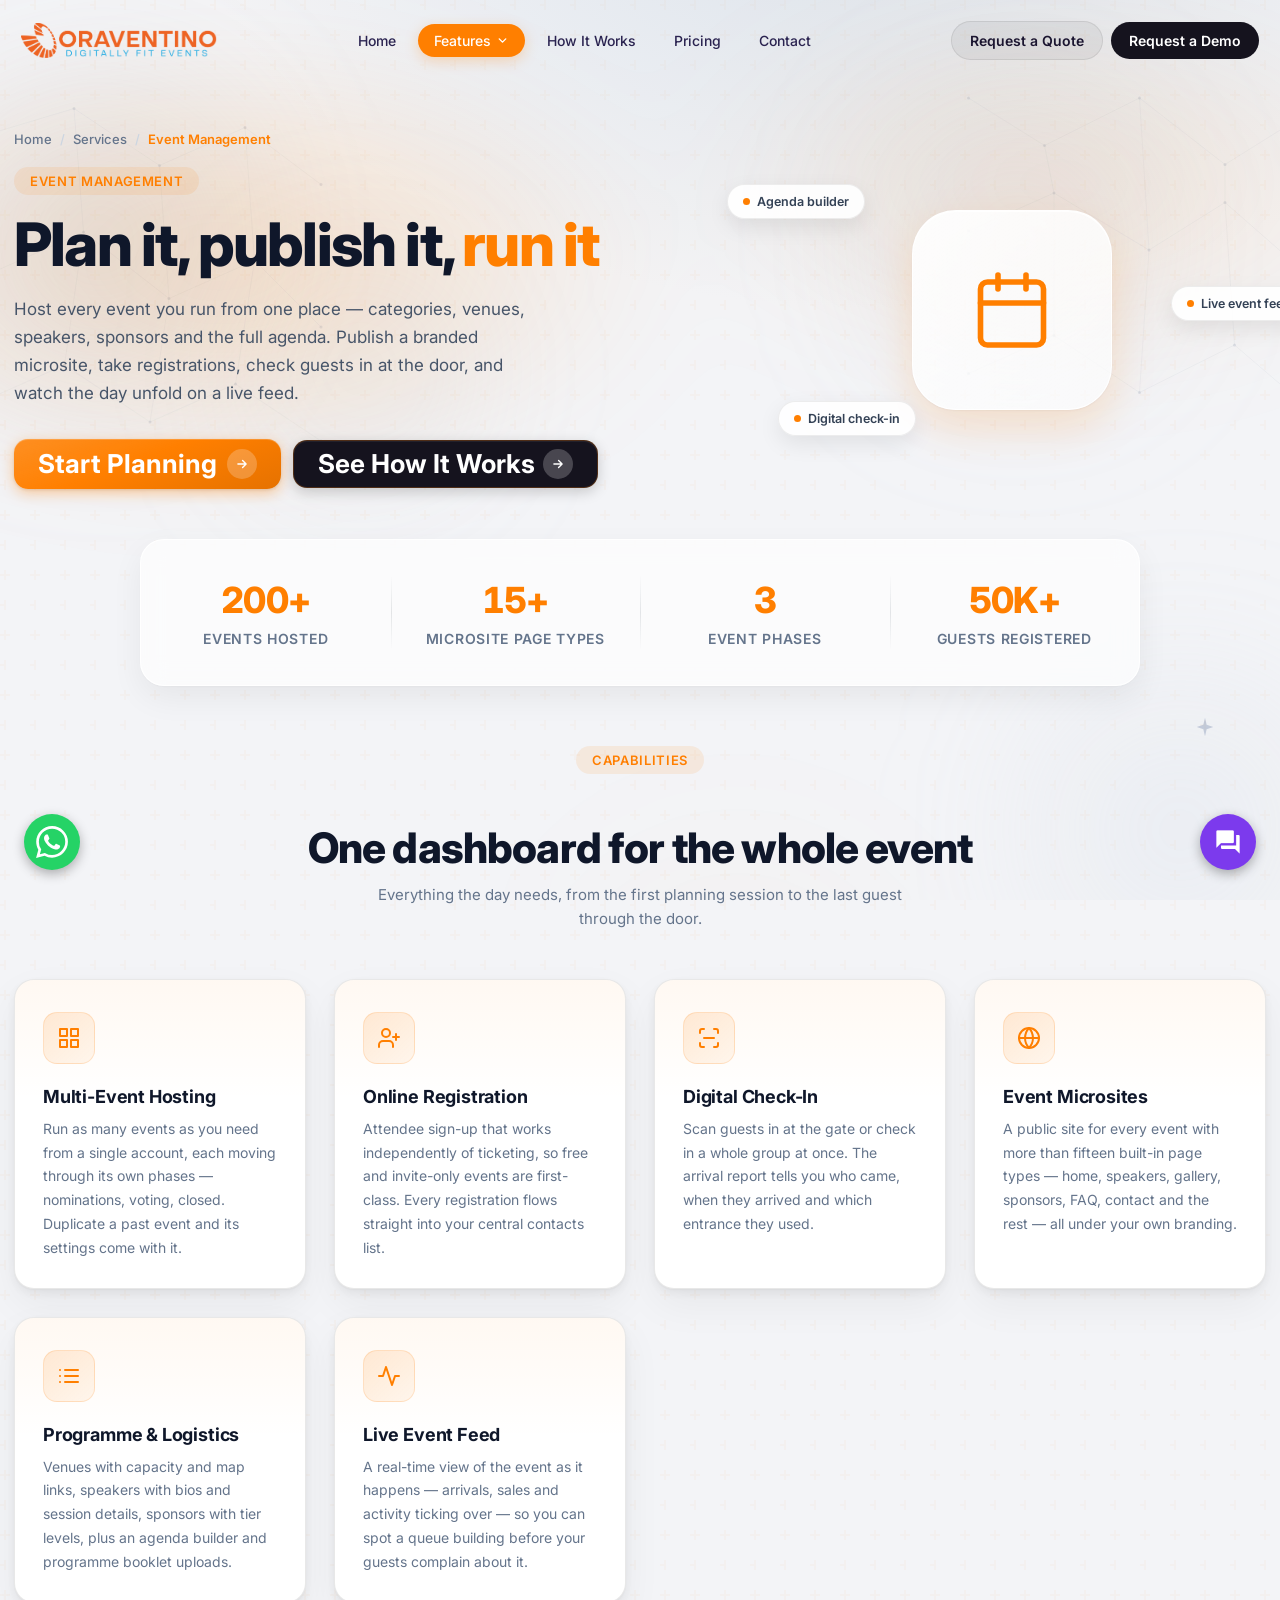
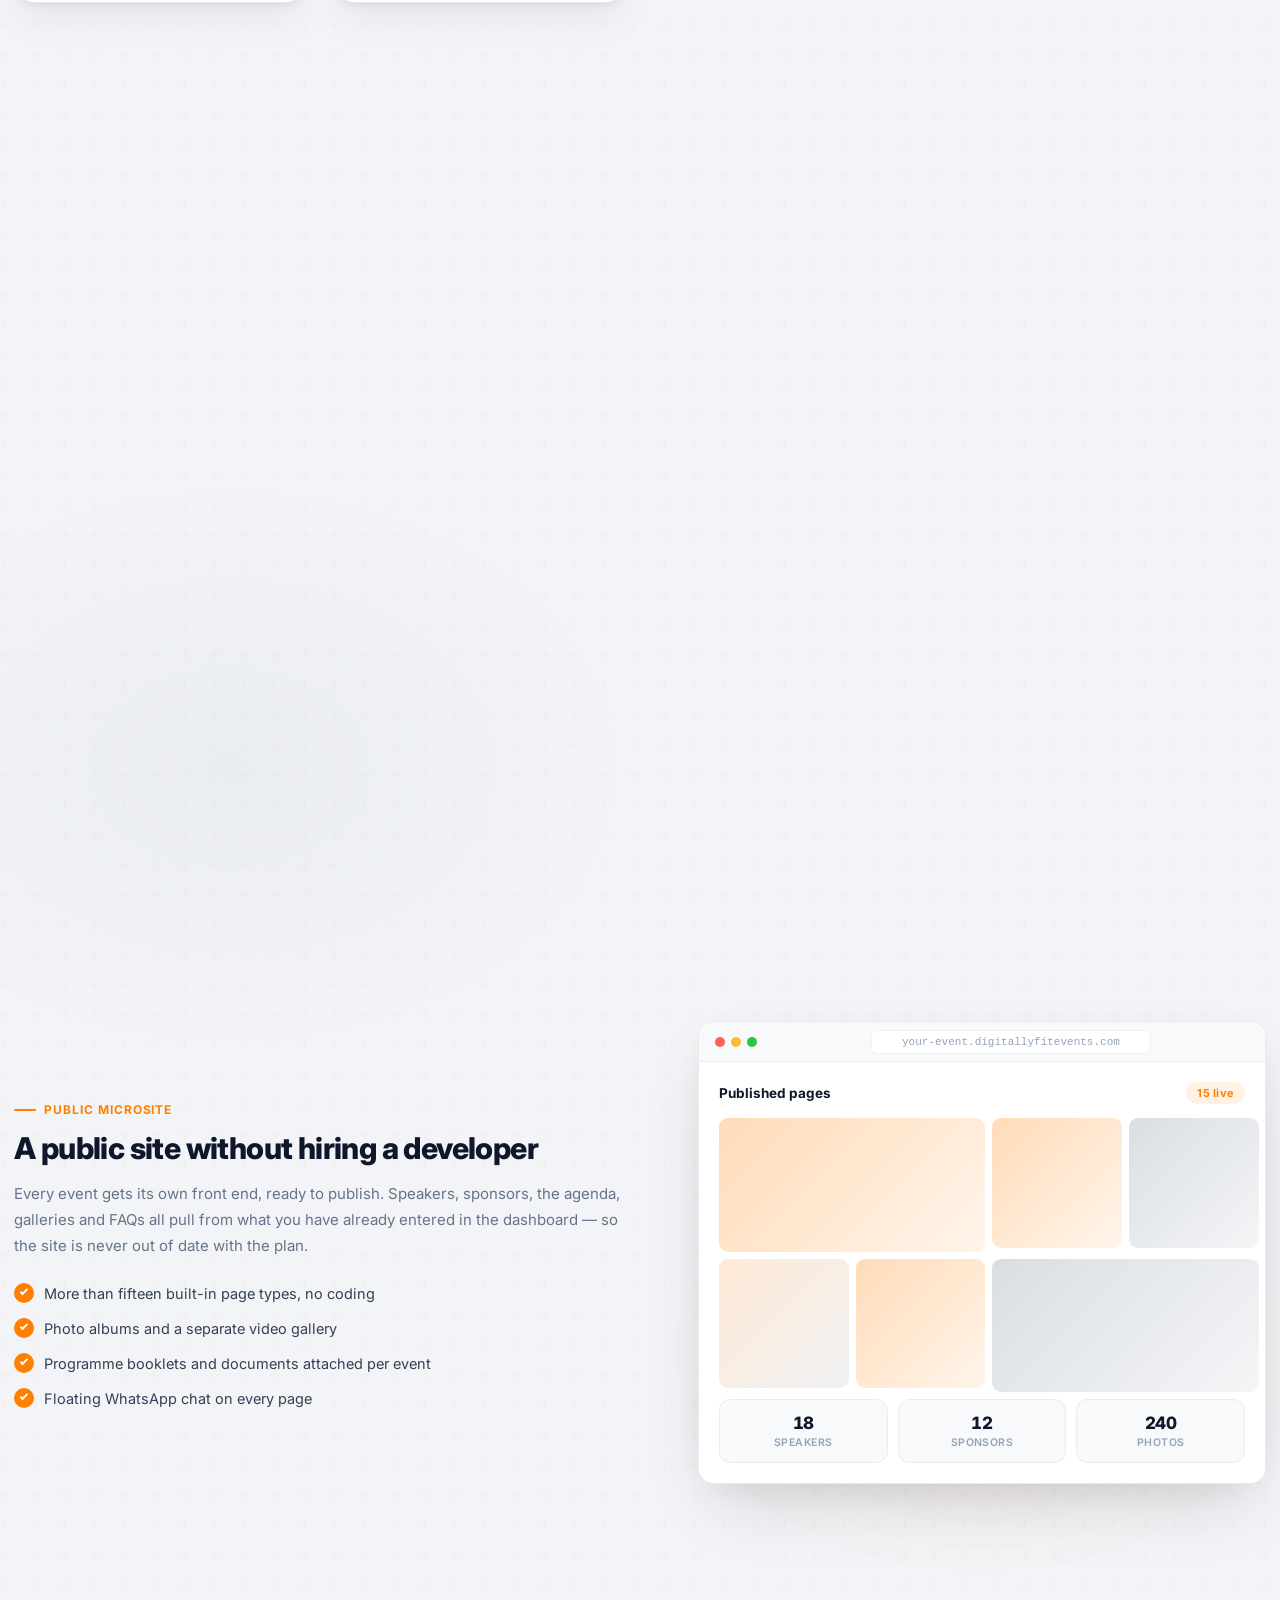
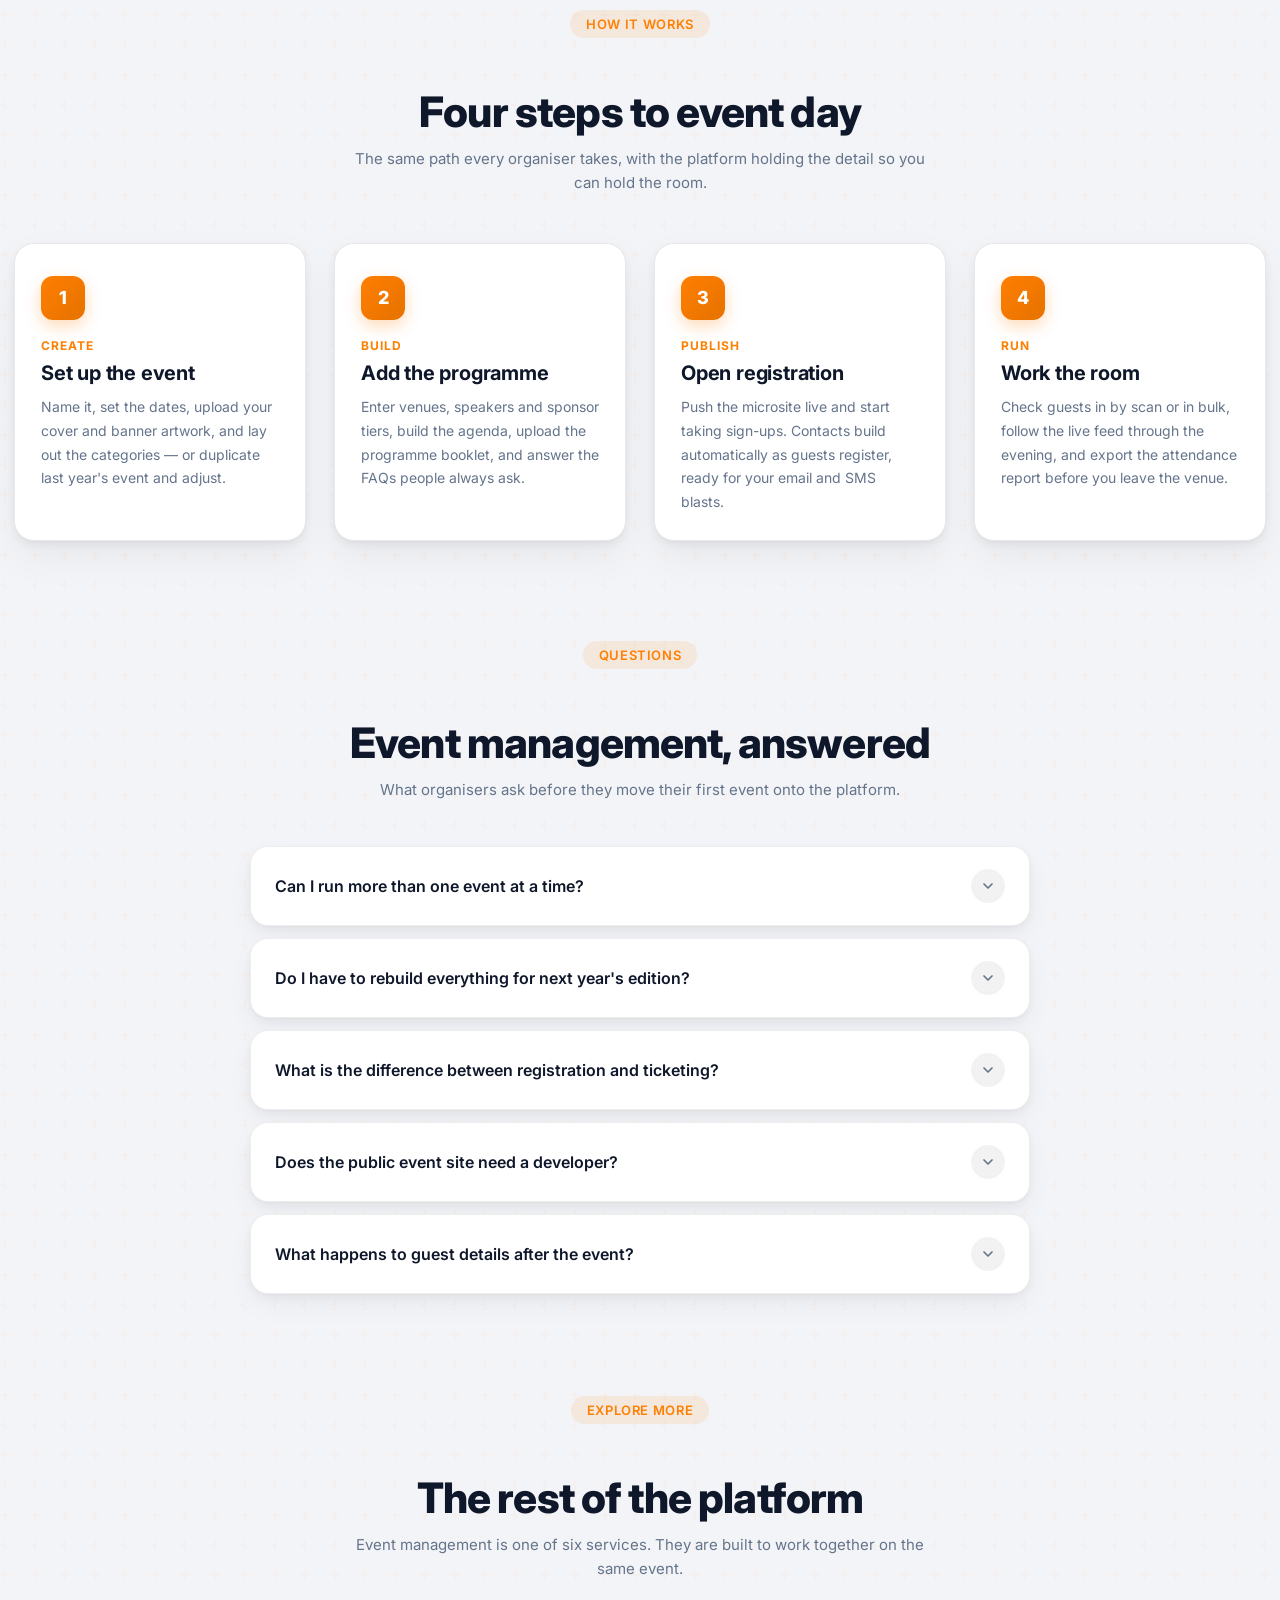
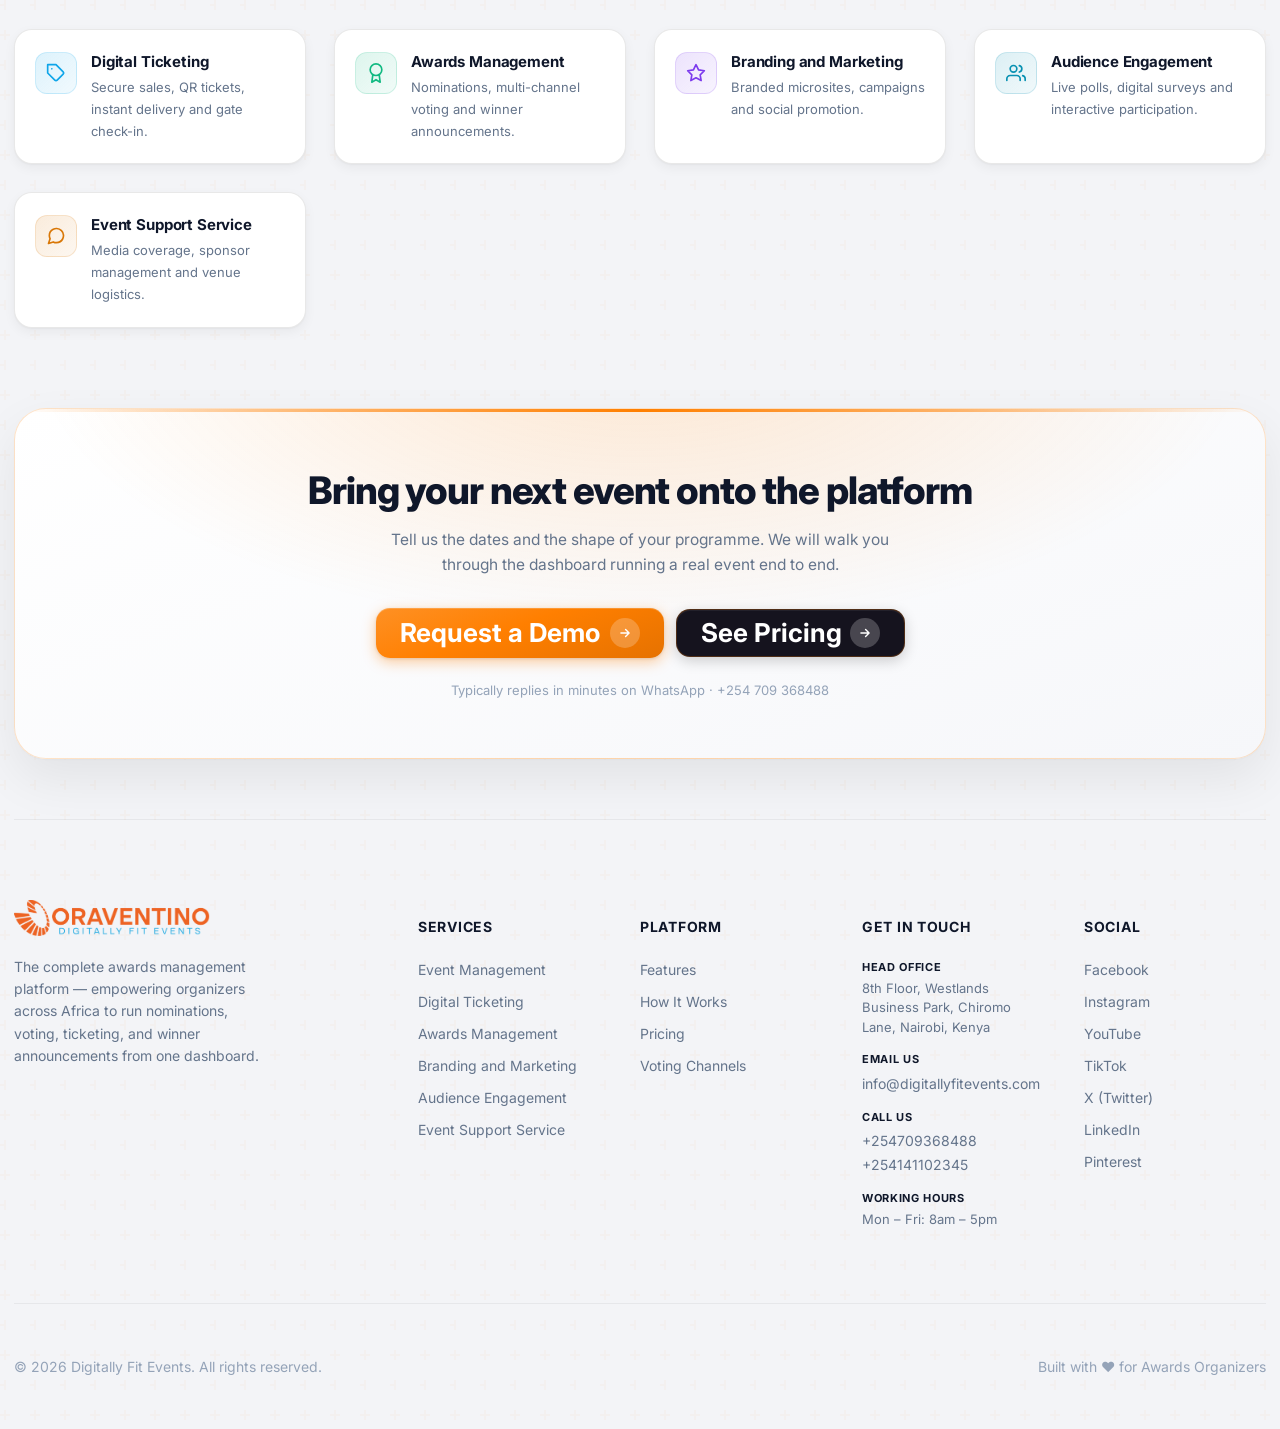
<file: event-management.html>
<!DOCTYPE html>
<html lang="en">

<head>
  <!-- Google tag (gtag.js) -->
  <script async src="https://www.googletagmanager.com/gtag/js?id=G-RYSYW163V1"></script>
  <script>
    window.dataLayer = window.dataLayer || [];
    function gtag(){dataLayer.push(arguments);}
    gtag('js', new Date());

    gtag('config', 'G-RYSYW163V1');
  </script>
  <meta charset="UTF-8" />
  <meta name="viewport" content="width=device-width, initial-scale=1.0" />
  <meta name="description" content="Host every event from one dashboard: categories, venues, speakers, sponsors, online registration, digital check-in and a branded public microsite." />
  <title>Event Management — Digitally Fit Events</title>
  <link rel="icon" type="image/png" href="logo-favicon.png" />
  <link rel="apple-touch-icon" href="logo-favicon.png" />
  <link rel="preconnect" href="https://fonts.googleapis.com" />
  <link rel="preconnect" href="https://fonts.gstatic.com" crossorigin />
  <link href="https://fonts.googleapis.com/css2?family=Instrument+Serif:ital,wght@0,400;0,700;1,400;1,700&family=Inter:wght@400;500;600;700;800&display=swap" rel="stylesheet" />
  <link href="https://fonts.googleapis.com/icon?family=Material+Icons" rel="stylesheet" />
  <link href="https://app.telvoip.io/web-chat.css" rel="stylesheet" />
  <link rel="stylesheet" href="main.css" />
  <link rel="stylesheet" href="subpage.css" />
  <script src="script.js" defer></script>
</head>

<body class="svc svc-event-management">
  <!-- Scroll Progress -->
  <div class="scroll-progress" id="scroll-progress" aria-hidden="true"></div>

  <!-- Decorative background overlays -->
  <div class="bg-overlays" aria-hidden="true">
    <span class="bokeh bokeh-1"></span>
    <span class="bokeh bokeh-2"></span>
    <span class="bokeh bokeh-3"></span>
    <span class="bokeh bokeh-4"></span>
    <span class="bokeh bokeh-5"></span>
    <span class="bokeh bokeh-6"></span>

    <!-- Constellation / mesh network SVG -->
    <svg class="mesh mesh-left" viewBox="0 0 400 400" preserveAspectRatio="none" aria-hidden="true">
      <g stroke="rgba(100,120,150,0.13)" stroke-width="0.8" fill="none">
        <path d="M20 60 L120 30 L210 90 L300 50 L380 110" />
        <path d="M40 200 L130 160 L220 230 L310 190 L380 260" />
        <path d="M20 340 L110 300 L200 360 L290 320 L380 380" />
        <path d="M120 30 L130 160 L110 300" />
        <path d="M210 90 L220 230 L200 360" />
        <path d="M300 50 L310 190 L290 320" />
      </g>
      <g fill="rgba(100,120,150,0.28)">
        <circle cx="20" cy="60" r="1.6" />
        <circle cx="120" cy="30" r="1.6" />
        <circle cx="210" cy="90" r="1.6" />
        <circle cx="300" cy="50" r="1.6" />
        <circle cx="380" cy="110" r="1.6" />
        <circle cx="40" cy="200" r="1.6" />
        <circle cx="130" cy="160" r="1.6" />
        <circle cx="220" cy="230" r="1.6" />
        <circle cx="310" cy="190" r="1.6" />
        <circle cx="380" cy="260" r="1.6" />
        <circle cx="20" cy="340" r="1.6" />
        <circle cx="110" cy="300" r="1.6" />
        <circle cx="200" cy="360" r="1.6" />
        <circle cx="290" cy="320" r="1.6" />
        <circle cx="380" cy="380" r="1.6" />
      </g>
    </svg>
    <svg class="mesh mesh-right" viewBox="0 0 400 400" preserveAspectRatio="none" aria-hidden="true">
      <g stroke="rgba(100,120,150,0.13)" stroke-width="0.8" fill="none">
        <path d="M30 40 L110 90 L210 40 L300 110 L380 60" />
        <path d="M30 180 L120 140 L220 200 L300 150 L380 220" />
        <path d="M30 330 L120 290 L210 350 L310 300 L380 360" />
        <path d="M110 90 L120 140 L120 290" />
        <path d="M210 40 L220 200 L210 350" />
        <path d="M300 110 L300 150 L310 300" />
      </g>
      <g fill="rgba(100,120,150,0.28)">
        <circle cx="30" cy="40" r="1.6" />
        <circle cx="110" cy="90" r="1.6" />
        <circle cx="210" cy="40" r="1.6" />
        <circle cx="300" cy="110" r="1.6" />
        <circle cx="380" cy="60" r="1.6" />
        <circle cx="30" cy="180" r="1.6" />
        <circle cx="120" cy="140" r="1.6" />
        <circle cx="220" cy="200" r="1.6" />
        <circle cx="300" cy="150" r="1.6" />
        <circle cx="380" cy="220" r="1.6" />
        <circle cx="30" cy="330" r="1.6" />
        <circle cx="120" cy="290" r="1.6" />
        <circle cx="210" cy="350" r="1.6" />
        <circle cx="310" cy="300" r="1.6" />
        <circle cx="380" cy="360" r="1.6" />
      </g>
    </svg>

    <!-- Decorative sparkle -->
    <svg class="sparkle" viewBox="0 0 24 24" aria-hidden="true">
      <path d="M12 2 L13.8 9.5 L21 12 L13.8 14.5 L12 22 L10.2 14.5 L3 12 L10.2 9.5 Z" fill="rgba(100,120,160,0.35)" />
    </svg>
  </div>

  <div class="page">
    <!-- ===================== Header ===================== -->
    <header class="site-header" role="banner">
      <a class="brand" href="index.html" aria-label="Digitally Fit Events home">
        <img src="dfe-logo.png" alt="Digitally Fit Events logo" class="brand-logo" />
      </a>

      <nav class="primary-nav" aria-label="Primary">
        <ul>
          <li><a href="index.html" class="nav-link">Home</a></li>
          <li class="nav-item-dropdown">
            <button type="button" class="nav-link nav-dropdown-toggle is-active" id="services-toggle"
              aria-expanded="false" aria-controls="services-menu" aria-haspopup="true">
              Features
              <svg class="nav-caret" width="13" height="13" viewBox="0 0 24 24" fill="none" stroke="currentColor"
                stroke-width="2.6" stroke-linecap="round" stroke-linejoin="round" aria-hidden="true">
                <polyline points="6 9 12 15 18 9" />
              </svg>
            </button>

            <div class="nav-dropdown-menu" id="services-menu" aria-labelledby="services-toggle">
              <div class="nav-dd-grid">
                <a class="nav-dd-item to-event-management is-current" href="event-management.html" aria-current="page">
                  <span class="nav-dd-icon">
                    <svg width="18" height="18" viewBox="0 0 24 24" fill="none" stroke="currentColor" stroke-width="2"
                      stroke-linecap="round" stroke-linejoin="round" aria-hidden="true">
                      <rect x="3" y="4" width="18" height="18" rx="2" ry="2" />
                      <line x1="16" y1="2" x2="16" y2="6" />
                      <line x1="8" y1="2" x2="8" y2="6" />
                      <line x1="3" y1="10" x2="21" y2="10" />
                    </svg>
                  </span>
                  <span class="nav-dd-body">
                    <span class="nav-dd-name">Event Management</span>
                    <span class="nav-dd-desc">Planning, registration and check-in</span>
                  </span>
                </a>

                <a class="nav-dd-item to-digital-ticketing" href="digital-ticketing.html">
                  <span class="nav-dd-icon">
                    <svg width="18" height="18" viewBox="0 0 24 24" fill="none" stroke="currentColor" stroke-width="2"
                      stroke-linecap="round" stroke-linejoin="round" aria-hidden="true">
                      <path d="M20.59 13.41l-7.17 7.17a2 2 0 0 1-2.83 0L2 12V2h10l8.59 8.59a2 2 0 0 1 0 2.82z" />
                      <line x1="7" y1="7" x2="7.01" y2="7" />
                    </svg>
                  </span>
                  <span class="nav-dd-body">
                    <span class="nav-dd-name">Digital Ticketing</span>
                    <span class="nav-dd-desc">QR tickets, checkout and entry</span>
                  </span>
                </a>

                <a class="nav-dd-item to-awards-management" href="awards-management.html">
                  <span class="nav-dd-icon">
                    <svg width="18" height="18" viewBox="0 0 24 24" fill="none" stroke="currentColor" stroke-width="2"
                      stroke-linecap="round" stroke-linejoin="round" aria-hidden="true">
                      <circle cx="12" cy="8" r="7" />
                      <polyline points="8.21 13.89 7 23 12 20 17 23 15.79 13.88" />
                    </svg>
                  </span>
                  <span class="nav-dd-body">
                    <span class="nav-dd-name">Awards Management</span>
                    <span class="nav-dd-desc">Nominations, voting and winners</span>
                  </span>
                </a>

                <a class="nav-dd-item to-branding-marketing" href="branding-marketing.html">
                  <span class="nav-dd-icon">
                    <svg width="18" height="18" viewBox="0 0 24 24" fill="none" stroke="currentColor" stroke-width="2"
                      stroke-linecap="round" stroke-linejoin="round" aria-hidden="true">
                      <polygon
                        points="12 2 15.09 8.26 22 9.27 17 14.14 18.18 21.02 12 17.77 5.82 21.02 7 14.14 2 9.27 8.91 8.26 12 2" />
                    </svg>
                  </span>
                  <span class="nav-dd-body">
                    <span class="nav-dd-name">Branding and Marketing</span>
                    <span class="nav-dd-desc">Microsites, campaigns and reach</span>
                  </span>
                </a>

                <a class="nav-dd-item to-audience-engagement" href="audience-engagement.html">
                  <span class="nav-dd-icon">
                    <svg width="18" height="18" viewBox="0 0 24 24" fill="none" stroke="currentColor" stroke-width="2"
                      stroke-linecap="round" stroke-linejoin="round" aria-hidden="true">
                      <path d="M17 21v-2a4 4 0 0 0-4-4H5a4 4 0 0 0-4 4v2" />
                      <circle cx="9" cy="7" r="4" />
                      <path d="M23 21v-2a4 4 0 0 0-3-3.87" />
                      <path d="M16 3.13a4 4 0 0 1 0 7.75" />
                    </svg>
                  </span>
                  <span class="nav-dd-body">
                    <span class="nav-dd-name">Audience Engagement</span>
                    <span class="nav-dd-desc">Live polls, surveys and voting</span>
                  </span>
                </a>

                <a class="nav-dd-item to-event-support" href="event-support.html">
                  <span class="nav-dd-icon">
                    <svg width="18" height="18" viewBox="0 0 24 24" fill="none" stroke="currentColor" stroke-width="2"
                      stroke-linecap="round" stroke-linejoin="round" aria-hidden="true">
                      <path
                        d="M21 11.5a8.38 8.38 0 0 1-.9 3.8 8.5 8.5 0 0 1-7.6 4.7 8.38 8.38 0 0 1-3.8-.9L3 21l1.9-5.7a8.38 8.38 0 0 1-.9-3.8 8.5 8.5 0 0 1 4.7-7.6 8.38 8.38 0 0 1 3.8-.9h.5a8.48 8.48 0 0 1 8 8v.5z" />
                    </svg>
                  </span>
                  <span class="nav-dd-body">
                    <span class="nav-dd-name">Event Support Service</span>
                    <span class="nav-dd-desc">Media, sponsors and logistics</span>
                  </span>
                </a>
              </div>

              <a class="nav-dd-all" href="index.html#features">
                View all platform features
                <svg width="14" height="14" viewBox="0 0 24 24" fill="none" stroke="currentColor" stroke-width="2.5"
                  stroke-linecap="round" stroke-linejoin="round" aria-hidden="true">
                  <path d="M5 12h14M13 6l6 6-6 6" />
                </svg>
              </a>
            </div>
          </li>
          <li><a href="index.html#how-it-works" class="nav-link">How It Works</a></li>
          <li><a href="index.html#pricing" class="nav-link">Pricing</a></li>
          <li><a href="index.html#contact" class="nav-link">Contact</a></li>
        </ul>
      </nav>

      <div class="header-actions">
        <a href="https://wa.me/254709368488" target="_blank" rel="noopener noreferrer" class="btn btn-ghost">Request a Quote</a>
        <a href="https://wa.me/254709368488" target="_blank" rel="noopener noreferrer" class="btn btn-dark">Request a Demo</a>
      </div>

      <!-- Hamburger Menu Trigger (Mobile only) -->
      <button class="nav-toggle" id="nav-toggle" aria-label="Toggle navigation" aria-expanded="false">
        <span class="hamburger-bar bar-top"></span>
        <span class="hamburger-bar bar-middle"></span>
        <span class="hamburger-bar bar-bottom"></span>
      </button>
    </header>

    <!-- ===================== Mobile Overlay Menu ===================== -->
    <div class="mobile-menu-overlay" id="mobile-menu" aria-hidden="true">
      <div class="mobile-menu-inner">
        <div class="mobile-menu-header">
          <a class="brand" href="index.html" aria-label="Digitally Fit Events home">
            <img src="dfe-logo.png" alt="Digitally Fit Events logo" class="brand-logo" />
          </a>
          <button class="mobile-menu-close" id="mobile-menu-close" aria-label="Close menu">
            <svg viewBox="0 0 24 24" width="24" height="24" stroke="currentColor" stroke-width="2.5" fill="none"
              stroke-linecap="round" stroke-linejoin="round">
              <line x1="18" y1="6" x2="6" y2="18"></line>
              <line x1="6" y1="6" x2="18" y2="18"></line>
            </svg>
          </button>
        </div>

        <nav class="mobile-nav" aria-label="Mobile Primary">
          <ul>
            <li style="--i: 1;"><a href="index.html" class="mobile-nav-link">Home</a></li>
            <li style="--i: 2;" class="mobile-nav-group">
              <button type="button" class="mobile-nav-trigger is-active" id="mobile-services-toggle" aria-expanded="true" aria-controls="mobile-services">
                Features
                <svg class="mobile-nav-caret" width="18" height="18" viewBox="0 0 24 24" fill="none"
                  stroke="currentColor" stroke-width="2.6" stroke-linecap="round" stroke-linejoin="round"
                  aria-hidden="true">
                  <polyline points="6 9 12 15 18 9" />
                </svg>
              </button>
              <ul class="mobile-subnav is-open" id="mobile-services">
                <li><a href="event-management.html" class="mobile-subnav-link is-current" aria-current="page">Event Management</a></li>
                <li><a href="digital-ticketing.html" class="mobile-subnav-link">Digital Ticketing</a></li>
                <li><a href="awards-management.html" class="mobile-subnav-link">Awards Management</a></li>
                <li><a href="branding-marketing.html" class="mobile-subnav-link">Branding and Marketing</a></li>
                <li><a href="audience-engagement.html" class="mobile-subnav-link">Audience Engagement</a></li>
                <li><a href="event-support.html" class="mobile-subnav-link">Event Support Service</a></li>
              </ul>
            </li>
            <li style="--i: 3;"><a href="index.html#how-it-works" class="mobile-nav-link">How It Works</a></li>
            <li style="--i: 4;"><a href="index.html#pricing" class="mobile-nav-link">Pricing</a></li>
            <li style="--i: 5;"><a href="index.html#contact" class="mobile-nav-link">Contact</a></li>
          </ul>
        </nav>

        <div class="mobile-menu-footer">
          <a href="https://wa.me/254709368488" target="_blank" rel="noopener noreferrer" class="btn btn-ghost" style="--i: 6;">Request a Quote</a>
          <a href="https://wa.me/254709368488" target="_blank" rel="noopener noreferrer" class="btn btn-dark" style="--i: 7;">Request a Demo</a>
        </div>
      </div>
    </div>

    <!-- ===================== Hero ===================== -->
    <section class="svc-hero" aria-labelledby="svc-title">
      <div class="svc-hero-glow" aria-hidden="true"></div>

      <div class="svc-hero-copy">
        <nav class="svc-breadcrumb" aria-label="Breadcrumb">
          <a href="index.html">Home</a>
          <span class="sep" aria-hidden="true">/</span>
          <a href="index.html#features">Services</a>
          <span class="sep" aria-hidden="true">/</span>
          <span aria-current="page">Event Management</span>
        </nav>

        <span class="svc-eyebrow">Event Management</span>

        <h1 id="svc-title" class="svc-hero-title">
          Plan it, publish it, <span class="accent">run it</span>
        </h1>

        <p class="svc-hero-lead">Host every event you run from one place — categories, venues, speakers, sponsors and
          the full agenda. Publish a branded microsite, take registrations, check guests in at the door, and watch the
          day unfold on a live feed.</p>

        <div class="svc-hero-ctas">
          <a href="https://wa.me/254709368488" target="_blank" rel="noopener noreferrer" class="cta-primary svc-cta-accent">
            <span>Start Planning</span>
            <span class="cta-arrow" aria-hidden="true">
              <svg viewBox="0 0 24 24" width="14" height="14">
                <path d="M5 12h13M13 6l6 6-6 6" fill="none" stroke="#fff" stroke-width="2.4" stroke-linecap="round"
                  stroke-linejoin="round" />
              </svg>
            </span>
          </a>
          <a href="#how-it-works" class="cta-secondary">
            <span>See How It Works</span>
            <span class="cta-arrow" aria-hidden="true">
              <svg viewBox="0 0 24 24" width="14" height="14">
                <path d="M5 12h13M13 6l6 6-6 6" fill="none" stroke="#fff" stroke-width="2.4" stroke-linecap="round"
                  stroke-linejoin="round" />
              </svg>
            </span>
          </a>
        </div>
      </div>

      <div class="svc-hero-visual" aria-hidden="true">
        <div class="svc-hero-emblem">
          <svg viewBox="0 0 24 24" fill="none" stroke="currentColor" stroke-width="1.6" stroke-linecap="round"
            stroke-linejoin="round">
            <rect x="3" y="4" width="18" height="18" rx="2" ry="2" />
            <line x1="16" y1="2" x2="16" y2="6" />
            <line x1="8" y1="2" x2="8" y2="6" />
            <line x1="3" y1="10" x2="21" y2="10" />
          </svg>
        </div>
        <span class="svc-orbit svc-orbit-1">Agenda builder</span>
        <span class="svc-orbit svc-orbit-2">Live event feed</span>
        <span class="svc-orbit svc-orbit-3">Digital check-in</span>
      </div>
    </section>

    <!-- ===================== Stats ===================== -->
    <section class="svc-stats stats-section" aria-label="Event management at a glance">
      <div class="stats-grid">
        <div class="stat-card">
          <div class="stat-value">200+</div>
          <div class="stat-label">Events Hosted</div>
        </div>
        <div class="stat-card">
          <div class="stat-value">15+</div>
          <div class="stat-label">Microsite Page Types</div>
        </div>
        <div class="stat-card">
          <div class="stat-value">3</div>
          <div class="stat-label">Event Phases</div>
        </div>
        <div class="stat-card">
          <div class="stat-value">50K+</div>
          <div class="stat-label">Guests Registered</div>
        </div>
      </div>
    </section>

    <!-- ===================== Capabilities ===================== -->
    <section class="svc-section" id="capabilities">
      <div class="svc-section-head">
        <span class="svc-eyebrow">Capabilities</span>
        <h2 class="section-title">One dashboard for the whole event</h2>
        <p class="section-subtitle">Everything the day needs, from the first planning session to the last guest
          through the door.</p>
      </div>

      <div class="features-grid">
        <div class="svc-card">
          <div class="svc-card-icon">
            <svg width="24" height="24" viewBox="0 0 24 24" fill="none" stroke="currentColor" stroke-width="2"
              stroke-linecap="round" stroke-linejoin="round" aria-hidden="true">
              <rect x="3" y="3" width="7" height="7" />
              <rect x="14" y="3" width="7" height="7" />
              <rect x="14" y="14" width="7" height="7" />
              <rect x="3" y="14" width="7" height="7" />
            </svg>
          </div>
          <h3 class="svc-card-title">Multi-Event Hosting</h3>
          <p class="svc-card-desc">Run as many events as you need from a single account, each moving through its own
            phases — nominations, voting, closed. Duplicate a past event and its settings come with it.</p>
        </div>

        <div class="svc-card">
          <div class="svc-card-icon">
            <svg width="24" height="24" viewBox="0 0 24 24" fill="none" stroke="currentColor" stroke-width="2"
              stroke-linecap="round" stroke-linejoin="round" aria-hidden="true">
              <path d="M16 21v-2a4 4 0 0 0-4-4H6a4 4 0 0 0-4 4v2" />
              <circle cx="9" cy="7" r="4" />
              <line x1="19" y1="8" x2="19" y2="14" />
              <line x1="22" y1="11" x2="16" y2="11" />
            </svg>
          </div>
          <h3 class="svc-card-title">Online Registration</h3>
          <p class="svc-card-desc">Attendee sign-up that works independently of ticketing, so free and invite-only
            events are first-class. Every registration flows straight into your central contacts list.</p>
        </div>

        <div class="svc-card">
          <div class="svc-card-icon">
            <svg width="24" height="24" viewBox="0 0 24 24" fill="none" stroke="currentColor" stroke-width="2"
              stroke-linecap="round" stroke-linejoin="round" aria-hidden="true">
              <path d="M3 7V5a2 2 0 0 1 2-2h2M17 3h2a2 2 0 0 1 2 2v2M21 17v2a2 2 0 0 1-2 2h-2M7 21H5a2 2 0 0 1-2-2v-2" />
              <line x1="7" y1="12" x2="17" y2="12" />
            </svg>
          </div>
          <h3 class="svc-card-title">Digital Check-In</h3>
          <p class="svc-card-desc">Scan guests in at the gate or check in a whole group at once. The arrival report
            tells you who came, when they arrived and which entrance they used.</p>
        </div>

        <div class="svc-card">
          <div class="svc-card-icon">
            <svg width="24" height="24" viewBox="0 0 24 24" fill="none" stroke="currentColor" stroke-width="2"
              stroke-linecap="round" stroke-linejoin="round" aria-hidden="true">
              <circle cx="12" cy="12" r="10" />
              <line x1="2" y1="12" x2="22" y2="12" />
              <path d="M12 2a15.3 15.3 0 0 1 4 10 15.3 15.3 0 0 1-4 10 15.3 15.3 0 0 1-4-10 15.3 15.3 0 0 1 4-10z" />
            </svg>
          </div>
          <h3 class="svc-card-title">Event Microsites</h3>
          <p class="svc-card-desc">A public site for every event with more than fifteen built-in page types — home,
            speakers, gallery, sponsors, FAQ, contact and the rest — all under your own branding.</p>
        </div>

        <div class="svc-card">
          <div class="svc-card-icon">
            <svg width="24" height="24" viewBox="0 0 24 24" fill="none" stroke="currentColor" stroke-width="2"
              stroke-linecap="round" stroke-linejoin="round" aria-hidden="true">
              <line x1="8" y1="6" x2="21" y2="6" />
              <line x1="8" y1="12" x2="21" y2="12" />
              <line x1="8" y1="18" x2="21" y2="18" />
              <line x1="3" y1="6" x2="3.01" y2="6" />
              <line x1="3" y1="12" x2="3.01" y2="12" />
              <line x1="3" y1="18" x2="3.01" y2="18" />
            </svg>
          </div>
          <h3 class="svc-card-title">Programme &amp; Logistics</h3>
          <p class="svc-card-desc">Venues with capacity and map links, speakers with bios and session details,
            sponsors with tier levels, plus an agenda builder and programme booklet uploads.</p>
        </div>

        <div class="svc-card">
          <div class="svc-card-icon">
            <svg width="24" height="24" viewBox="0 0 24 24" fill="none" stroke="currentColor" stroke-width="2"
              stroke-linecap="round" stroke-linejoin="round" aria-hidden="true">
              <path d="M22 12h-4l-3 9L9 3l-3 9H2" />
            </svg>
          </div>
          <h3 class="svc-card-title">Live Event Feed</h3>
          <p class="svc-card-desc">A real-time view of the event as it happens — arrivals, sales and activity ticking
            over — so you can spot a queue building before your guests complain about it.</p>
        </div>
      </div>
    </section>

    <!-- ===================== Deep dives ===================== -->
    <section class="svc-deep" aria-label="How event management works in detail">

      <div class="svc-deep-row">
        <div class="svc-deep-copy">
          <span class="svc-deep-label">Set Up</span>
          <h2 class="svc-deep-title">Build it once, run it every year</h2>
          <p class="svc-deep-text">Most awards programmes are annual, and rebuilding the same structure each cycle is
            wasted work. Duplicate last year's event and everything comes with it — categories, sub-categories,
            sponsor tiers, page layout. Change the dates and you are live.</p>
          <ul class="svc-deep-list">
            <li>Full event copy including settings and structure</li>
            <li>Categories and sub-categories, reorganised freely</li>
            <li>Cover images, banners and poster assets per event</li>
            <li>Cancel or archive an event without losing its records</li>
          </ul>
        </div>

        <div class="svc-deep-visual">
          <div class="browser-frame">
            <div class="browser-header">
              <div class="browser-dots">
                <span class="dot red"></span>
                <span class="dot yellow"></span>
                <span class="dot green"></span>
              </div>
              <div class="browser-address">admin / events</div>
            </div>
            <div class="svc-mock">
              <div class="svc-mock-rail" aria-hidden="true">
                <div class="svc-mock-step is-done"><span class="bead"></span>Set up</div>
                <div class="svc-mock-track is-done"></div>
                <div class="svc-mock-step is-active"><span class="bead"></span>Nominations</div>
                <div class="svc-mock-track"></div>
                <div class="svc-mock-step"><span class="bead"></span>Voting</div>
                <div class="svc-mock-track"></div>
                <div class="svc-mock-step"><span class="bead"></span>Closed</div>
              </div>

              <div class="svc-mock-head">
                <span class="svc-mock-title">Your events</span>
                <span class="svc-chip">4 active</span>
              </div>

              <div class="svc-mock-row is-highlight">
                <span class="svc-mock-avatar">26</span>
                <span class="svc-mock-name">Digitally Fit Events 2026
                  <span class="svc-mock-meta">Nominations open · 18 categories</span>
                </span>
                <span class="svc-chip is-live">Live</span>
              </div>

              <div class="svc-mock-row">
                <span class="svc-mock-avatar">25</span>
                <span class="svc-mock-name">Digitally Fit Events 2025
                  <span class="svc-mock-meta">Archived · duplicated to 2026</span>
                </span>
                <span class="svc-chip is-muted">Closed</span>
              </div>

              <div class="svc-mock-row">
                <span class="svc-mock-avatar">TS</span>
                <span class="svc-mock-name">Tech Summit Nairobi
                  <span class="svc-mock-meta">Registration open · 900 capacity</span>
                </span>
                <span class="svc-chip is-ok">Selling</span>
              </div>
            </div>
          </div>
        </div>
      </div>

      <div class="svc-deep-row is-reversed">
        <div class="svc-deep-copy">
          <span class="svc-deep-label">Registration &amp; Entry</span>
          <h2 class="svc-deep-title">From sign-up to seated, without a clipboard</h2>
          <p class="svc-deep-text">Guests register online and arrive with a code. On the night, your team scans them in
            — or checks in a full table at once when the queue backs up. Every arrival is timestamped, so the
            post-event report writes itself.</p>
          <ul class="svc-deep-list">
            <li>Registration separate from ticketing, for free and invited guests</li>
            <li>Scan-based check-in, plus bulk check-in for groups</li>
            <li>Arrival, time and gate captured on every entry</li>
            <li>Attendee list and check-in report export to Excel and PDF</li>
          </ul>
        </div>

        <div class="svc-deep-visual">
          <div class="browser-frame">
            <div class="browser-header">
              <div class="browser-dots">
                <span class="dot red"></span>
                <span class="dot yellow"></span>
                <span class="dot green"></span>
              </div>
              <div class="browser-address">admin / check-in</div>
            </div>
            <div class="svc-mock">
              <div class="svc-mock-head">
                <span class="svc-mock-title">Gala night check-in</span>
                <span class="svc-chip is-live">Doors open</span>
              </div>

              <div class="svc-mock-row is-highlight">
                <span class="svc-mock-qr" aria-hidden="true"></span>
                <span class="svc-mock-name">Scan to admit
                  <span class="svc-mock-meta">Main entrance · Gate A</span>
                </span>
                <span class="svc-chip is-ok">Valid</span>
              </div>

              <div class="svc-mock-barrow">
                <span class="svc-mock-name">Arrived</span>
                <span class="svc-mock-bar"><span class="svc-mock-bar-fill" style="width: 86%; --d: 0s;"></span></span>
                <span class="svc-mock-value">1,284</span>
              </div>

              <div class="svc-mock-grid">
                <div class="svc-mock-tile"><strong>1,500</strong><span>Expected</span></div>
                <div class="svc-mock-tile"><strong>1,284</strong><span>Checked in</span></div>
                <div class="svc-mock-tile"><strong>6</strong><span>Gates open</span></div>
              </div>
            </div>
          </div>
        </div>
      </div>

      <div class="svc-deep-row">
        <div class="svc-deep-copy">
          <span class="svc-deep-label">Public Microsite</span>
          <h2 class="svc-deep-title">A public site without hiring a developer</h2>
          <p class="svc-deep-text">Every event gets its own front end, ready to publish. Speakers, sponsors, the
            agenda, galleries and FAQs all pull from what you have already entered in the dashboard — so the site is
            never out of date with the plan.</p>
          <ul class="svc-deep-list">
            <li>More than fifteen built-in page types, no coding</li>
            <li>Photo albums and a separate video gallery</li>
            <li>Programme booklets and documents attached per event</li>
            <li>Floating WhatsApp chat on every page</li>
          </ul>
        </div>

        <div class="svc-deep-visual">
          <div class="browser-frame">
            <div class="browser-header">
              <div class="browser-dots">
                <span class="dot red"></span>
                <span class="dot yellow"></span>
                <span class="dot green"></span>
              </div>
              <div class="browser-address">your-event.digitallyfitevents.com</div>
            </div>
            <div class="svc-mock">
              <div class="svc-mock-head">
                <span class="svc-mock-title">Published pages</span>
                <span class="svc-chip">15 live</span>
              </div>

              <div class="svc-mock-mosaic" aria-hidden="true">
                <span class="svc-mock-thumb is-wide"></span>
                <span class="svc-mock-thumb"></span>
                <span class="svc-mock-thumb"></span>
                <span class="svc-mock-thumb"></span>
                <span class="svc-mock-thumb"></span>
                <span class="svc-mock-thumb is-wide"></span>
              </div>

              <div class="svc-mock-grid">
                <div class="svc-mock-tile"><strong>18</strong><span>Speakers</span></div>
                <div class="svc-mock-tile"><strong>12</strong><span>Sponsors</span></div>
                <div class="svc-mock-tile"><strong>240</strong><span>Photos</span></div>
              </div>
            </div>
          </div>
        </div>
      </div>
    </section>

    <!-- ===================== How it works ===================== -->
    <section class="svc-section" id="how-it-works">
      <div class="svc-section-head">
        <span class="svc-eyebrow">How It Works</span>
        <h2 class="section-title">Four steps to event day</h2>
        <p class="section-subtitle">The same path every organiser takes, with the platform holding the detail so you
          can hold the room.</p>
      </div>

      <div class="lifecycle-grid">
        <div class="svc-step">
          <div class="svc-step-number">1</div>
          <div class="svc-step-phase">Create</div>
          <h3 class="svc-step-title">Set up the event</h3>
          <p class="svc-step-desc">Name it, set the dates, upload your cover and banner artwork, and lay out the
            categories — or duplicate last year's event and adjust.</p>
        </div>

        <div class="svc-step">
          <div class="svc-step-number">2</div>
          <div class="svc-step-phase">Build</div>
          <h3 class="svc-step-title">Add the programme</h3>
          <p class="svc-step-desc">Enter venues, speakers and sponsor tiers, build the agenda, upload the programme
            booklet, and answer the FAQs people always ask.</p>
        </div>

        <div class="svc-step">
          <div class="svc-step-number">3</div>
          <div class="svc-step-phase">Publish</div>
          <h3 class="svc-step-title">Open registration</h3>
          <p class="svc-step-desc">Push the microsite live and start taking sign-ups. Contacts build automatically as
            guests register, ready for your email and SMS blasts.</p>
        </div>

        <div class="svc-step">
          <div class="svc-step-number">4</div>
          <div class="svc-step-phase">Run</div>
          <h3 class="svc-step-title">Work the room</h3>
          <p class="svc-step-desc">Check guests in by scan or in bulk, follow the live feed through the evening, and
            export the attendance report before you leave the venue.</p>
        </div>
      </div>
    </section>

    <!-- ===================== FAQ ===================== -->
    <section class="faq" id="faq">
      <div class="svc-section-head">
        <span class="svc-eyebrow">Questions</span>
        <h2 class="section-title">Event management, answered</h2>
        <p class="section-subtitle">What organisers ask before they move their first event onto the platform.</p>
      </div>

      <div class="faq-list">
        <div class="faq-item">
          <button type="button" class="faq-trigger" aria-expanded="false" aria-controls="faq-svc-1">
            <span class="faq-question">Can I run more than one event at a time?</span>
            <span class="faq-chevron-wrap">
              <svg class="chevron" viewBox="0 0 24 24" fill="none" stroke="currentColor" stroke-width="2.5"
                stroke-linecap="round" stroke-linejoin="round">
                <polyline points="6 9 12 15 18 9" />
              </svg>
            </span>
          </button>
          <div class="faq-content" id="faq-svc-1">
            <div class="faq-answer">
              Yes. The platform is multi-event by design — you can host as many events as you need under one account,
              and each moves through its own phases independently. One can be taking nominations while another is
              already selling tickets.
            </div>
          </div>
        </div>

        <div class="faq-item">
          <button type="button" class="faq-trigger" aria-expanded="false" aria-controls="faq-svc-2">
            <span class="faq-question">Do I have to rebuild everything for next year's edition?</span>
            <span class="faq-chevron-wrap">
              <svg class="chevron" viewBox="0 0 24 24" fill="none" stroke="currentColor" stroke-width="2.5"
                stroke-linecap="round" stroke-linejoin="round">
                <polyline points="6 9 12 15 18 9" />
              </svg>
            </span>
          </button>
          <div class="faq-content" id="faq-svc-2">
            <div class="faq-answer">
              No. Duplicating an event makes a full copy including its settings, categories and structure. You adjust
              the dates and artwork, and the new edition is ready. Last year's event stays archived with all of its
              records intact.
            </div>
          </div>
        </div>

        <div class="faq-item">
          <button type="button" class="faq-trigger" aria-expanded="false" aria-controls="faq-svc-3">
            <span class="faq-question">What is the difference between registration and ticketing?</span>
            <span class="faq-chevron-wrap">
              <svg class="chevron" viewBox="0 0 24 24" fill="none" stroke="currentColor" stroke-width="2.5"
                stroke-linecap="round" stroke-linejoin="round">
                <polyline points="6 9 12 15 18 9" />
              </svg>
            </span>
          </button>
          <div class="faq-content" id="faq-svc-3">
            <div class="faq-answer">
              Registration captures who is coming without taking payment, which suits free, invited or corporate
              guest lists. Ticketing handles paid entry with checkout, QR codes and refunds. They run separately, so
              you can use either or both on the same event.
            </div>
          </div>
        </div>

        <div class="faq-item">
          <button type="button" class="faq-trigger" aria-expanded="false" aria-controls="faq-svc-4">
            <span class="faq-question">Does the public event site need a developer?</span>
            <span class="faq-chevron-wrap">
              <svg class="chevron" viewBox="0 0 24 24" fill="none" stroke="currentColor" stroke-width="2.5"
                stroke-linecap="round" stroke-linejoin="round">
                <polyline points="6 9 12 15 18 9" />
              </svg>
            </span>
          </button>
          <div class="faq-content" id="faq-svc-4">
            <div class="faq-answer">
              No. Every event gets a microsite with more than fifteen ready-made page types, and the content is drawn
              from what you enter in the dashboard. Add a speaker in admin and the speakers page updates — there is
              nothing to deploy.
            </div>
          </div>
        </div>

        <div class="faq-item">
          <button type="button" class="faq-trigger" aria-expanded="false" aria-controls="faq-svc-5">
            <span class="faq-question">What happens to guest details after the event?</span>
            <span class="faq-chevron-wrap">
              <svg class="chevron" viewBox="0 0 24 24" fill="none" stroke="currentColor" stroke-width="2.5"
                stroke-linecap="round" stroke-linejoin="round">
                <polyline points="6 9 12 15 18 9" />
              </svg>
            </span>
          </button>
          <div class="faq-content" id="faq-svc-5">
            <div class="faq-answer">
              Registrations and ticket purchases backfill into a central contacts list that spans all of your events,
              and it exports to Excel whenever you need it. That list becomes the audience for next year's email and
              SMS campaigns.
            </div>
          </div>
        </div>
      </div>
    </section>

    <!-- ===================== Other services ===================== -->
    <section class="svc-section" id="other-services">
      <div class="svc-section-head">
        <span class="svc-eyebrow">Explore More</span>
        <h2 class="section-title">The rest of the platform</h2>
        <p class="section-subtitle">Event management is one of six services. They are built to work together on the
          same event.</p>
      </div>

      <div class="features-grid">
        <a class="svc-other-card to-digital-ticketing" href="digital-ticketing.html">
          <span class="svc-other-icon">
            <svg width="20" height="20" viewBox="0 0 24 24" fill="none" stroke="currentColor" stroke-width="2"
              stroke-linecap="round" stroke-linejoin="round" aria-hidden="true">
              <path d="M20.59 13.41l-7.17 7.17a2 2 0 0 1-2.83 0L2 12V2h10l8.59 8.59a2 2 0 0 1 0 2.82z" />
              <line x1="7" y1="7" x2="7.01" y2="7" />
            </svg>
          </span>
          <span class="svc-other-body">
            <span class="svc-other-name">Digital Ticketing
              <svg width="14" height="14" viewBox="0 0 24 24" fill="none" stroke="currentColor" stroke-width="2.5"
                stroke-linecap="round" stroke-linejoin="round" aria-hidden="true">
                <path d="M5 12h14M13 6l6 6-6 6" />
              </svg>
            </span>
            <span class="svc-other-desc">Secure sales, QR tickets, instant delivery and gate check-in.</span>
          </span>
        </a>

        <a class="svc-other-card to-awards-management" href="awards-management.html">
          <span class="svc-other-icon">
            <svg width="20" height="20" viewBox="0 0 24 24" fill="none" stroke="currentColor" stroke-width="2"
              stroke-linecap="round" stroke-linejoin="round" aria-hidden="true">
              <circle cx="12" cy="8" r="7" />
              <polyline points="8.21 13.89 7 23 12 20 17 23 15.79 13.88" />
            </svg>
          </span>
          <span class="svc-other-body">
            <span class="svc-other-name">Awards Management
              <svg width="14" height="14" viewBox="0 0 24 24" fill="none" stroke="currentColor" stroke-width="2.5"
                stroke-linecap="round" stroke-linejoin="round" aria-hidden="true">
                <path d="M5 12h14M13 6l6 6-6 6" />
              </svg>
            </span>
            <span class="svc-other-desc">Nominations, multi-channel voting and winner announcements.</span>
          </span>
        </a>

        <a class="svc-other-card to-branding-marketing" href="branding-marketing.html">
          <span class="svc-other-icon">
            <svg width="20" height="20" viewBox="0 0 24 24" fill="none" stroke="currentColor" stroke-width="2"
              stroke-linecap="round" stroke-linejoin="round" aria-hidden="true">
              <polygon
                points="12 2 15.09 8.26 22 9.27 17 14.14 18.18 21.02 12 17.77 5.82 21.02 7 14.14 2 9.27 8.91 8.26 12 2" />
            </svg>
          </span>
          <span class="svc-other-body">
            <span class="svc-other-name">Branding and Marketing
              <svg width="14" height="14" viewBox="0 0 24 24" fill="none" stroke="currentColor" stroke-width="2.5"
                stroke-linecap="round" stroke-linejoin="round" aria-hidden="true">
                <path d="M5 12h14M13 6l6 6-6 6" />
              </svg>
            </span>
            <span class="svc-other-desc">Branded microsites, campaigns and social promotion.</span>
          </span>
        </a>

        <a class="svc-other-card to-audience-engagement" href="audience-engagement.html">
          <span class="svc-other-icon">
            <svg width="20" height="20" viewBox="0 0 24 24" fill="none" stroke="currentColor" stroke-width="2"
              stroke-linecap="round" stroke-linejoin="round" aria-hidden="true">
              <path d="M17 21v-2a4 4 0 0 0-4-4H5a4 4 0 0 0-4 4v2" />
              <circle cx="9" cy="7" r="4" />
              <path d="M23 21v-2a4 4 0 0 0-3-3.87" />
              <path d="M16 3.13a4 4 0 0 1 0 7.75" />
            </svg>
          </span>
          <span class="svc-other-body">
            <span class="svc-other-name">Audience Engagement
              <svg width="14" height="14" viewBox="0 0 24 24" fill="none" stroke="currentColor" stroke-width="2.5"
                stroke-linecap="round" stroke-linejoin="round" aria-hidden="true">
                <path d="M5 12h14M13 6l6 6-6 6" />
              </svg>
            </span>
            <span class="svc-other-desc">Live polls, digital surveys and interactive participation.</span>
          </span>
        </a>

        <a class="svc-other-card to-event-support" href="event-support.html">
          <span class="svc-other-icon">
            <svg width="20" height="20" viewBox="0 0 24 24" fill="none" stroke="currentColor" stroke-width="2"
              stroke-linecap="round" stroke-linejoin="round" aria-hidden="true">
              <path
                d="M21 11.5a8.38 8.38 0 0 1-.9 3.8 8.5 8.5 0 0 1-7.6 4.7 8.38 8.38 0 0 1-3.8-.9L3 21l1.9-5.7a8.38 8.38 0 0 1-.9-3.8 8.5 8.5 0 0 1 4.7-7.6 8.38 8.38 0 0 1 3.8-.9h.5a8.48 8.48 0 0 1 8 8v.5z" />
            </svg>
          </span>
          <span class="svc-other-body">
            <span class="svc-other-name">Event Support Service
              <svg width="14" height="14" viewBox="0 0 24 24" fill="none" stroke="currentColor" stroke-width="2.5"
                stroke-linecap="round" stroke-linejoin="round" aria-hidden="true">
                <path d="M5 12h14M13 6l6 6-6 6" />
              </svg>
            </span>
            <span class="svc-other-desc">Media coverage, sponsor management and venue logistics.</span>
          </span>
        </a>
      </div>
    </section>

    <!-- ===================== CTA ===================== -->
    <section class="svc-cta-section">
      <div class="svc-cta-band">
        <h2 class="svc-cta-title">Bring your next event onto the platform</h2>
        <p class="svc-cta-text">Tell us the dates and the shape of your programme. We will walk you through the
          dashboard running a real event end to end.</p>
        <div class="svc-cta-actions">
          <a href="https://wa.me/254709368488" target="_blank" rel="noopener noreferrer" class="cta-primary svc-cta-accent">
            <span>Request a Demo</span>
            <span class="cta-arrow" aria-hidden="true">
              <svg viewBox="0 0 24 24" width="14" height="14">
                <path d="M5 12h13M13 6l6 6-6 6" fill="none" stroke="#fff" stroke-width="2.4" stroke-linecap="round"
                  stroke-linejoin="round" />
              </svg>
            </span>
          </a>
          <a href="index.html#pricing" class="cta-secondary">
            <span>See Pricing</span>
            <span class="cta-arrow" aria-hidden="true">
              <svg viewBox="0 0 24 24" width="14" height="14">
                <path d="M5 12h13M13 6l6 6-6 6" fill="none" stroke="#fff" stroke-width="2.4" stroke-linecap="round"
                  stroke-linejoin="round" />
              </svg>
            </span>
          </a>
        </div>
        <p class="svc-cta-note">Typically replies in minutes on WhatsApp · +254 709 368488</p>
      </div>
    </section>

    <!-- ===================== Footer ===================== -->
    <footer class="site-footer">
      <div class="footer-grid">
        <div class="footer-brand">
          <img src="dfe-logo.png" alt="Digitally Fit Events logo" class="brand-logo" style="margin-bottom: 20px;" />
          <p class="footer-desc">The complete awards management platform — empowering organizers across Africa to run
            nominations, voting, ticketing, and winner announcements from one dashboard.</p>
        </div>
        <div class="footer-col">
          <h4>Services</h4>
          <ul class="footer-links">
            <li><a href="event-management.html">Event Management</a></li>
            <li><a href="digital-ticketing.html">Digital Ticketing</a></li>
            <li><a href="awards-management.html">Awards Management</a></li>
            <li><a href="branding-marketing.html">Branding and Marketing</a></li>
            <li><a href="audience-engagement.html">Audience Engagement</a></li>
            <li><a href="event-support.html">Event Support Service</a></li>
          </ul>
        </div>
        <div class="footer-col">
          <h4>Platform</h4>
          <ul class="footer-links">
            <li><a href="index.html#features">Features</a></li>
            <li><a href="index.html#how-it-works">How It Works</a></li>
            <li><a href="index.html#pricing">Pricing</a></li>
            <li><a href="index.html#voting-channels">Voting Channels</a></li>
          </ul>
        </div>
        <div class="footer-col" id="contact">
          <h4>Get in Touch</h4>
          <ul class="footer-links footer-contact">
            <li class="contact-item">
              <span class="contact-label">Head Office</span>
              <span class="contact-value">8th Floor, Westlands Business Park, Chiromo Lane, Nairobi, Kenya</span>
            </li>
            <li class="contact-item">
              <span class="contact-label">Email Us</span>
              <a href="mailto:info@digitallyfitevents.com" class="contact-link">info@digitallyfitevents.com</a>
            </li>
            <li class="contact-item">
              <span class="contact-label">Call Us</span>
              <a href="tel:+254709368488" class="contact-link">+254709368488</a>
              <a href="tel:+254141102345" class="contact-link">+254141102345</a>
            </li>
            <li class="contact-item">
              <span class="contact-label">Working Hours</span>
              <span class="contact-value">Mon – Fri: 8am – 5pm</span>
            </li>
          </ul>
        </div>
        <div class="footer-col">
          <h4>Social</h4>
          <ul class="footer-links">
            <li><a href="https://www.facebook.com/oraventino" target="_blank" rel="noopener noreferrer">Facebook</a></li>
            <li><a href="https://www.instagram.com/oraventino/" target="_blank" rel="noopener noreferrer">Instagram</a></li>
            <li><a href="https://www.youtube.com/@Oraventino" target="_blank" rel="noopener noreferrer">YouTube</a></li>
            <li><a href="https://www.tiktok.com/@oraventino" target="_blank" rel="noopener noreferrer">TikTok</a></li>
            <li><a href="https://x.com/oraventino" target="_blank" rel="noopener noreferrer">X (Twitter)</a></li>
            <li><a href="https://www.linkedin.com/company/oraventino" target="_blank" rel="noopener noreferrer">LinkedIn</a></li>
            <li><a href="https://www.pinterest.com/oraventino/" target="_blank" rel="noopener noreferrer">Pinterest</a></li>
          </ul>
        </div>
      </div>
      <div class="footer-bottom">
        <p>© 2026 Digitally Fit Events. All rights reserved.</p>
        <p>Built with ❤️ for Awards Organizers</p>
      </div>
    </footer>
  </div>

  <!-- ===================== Telvoip Web Chat + WhatsApp ===================== -->
  <!-- Styles for this block live in main.css under "Telvoip Web Chat Widget". -->

  <!-- TELVOIP BUTTON — RIGHT -->
  <button class="floating-button" aria-label="Open chat support" onclick="toggleChat()">
    <span class="badge-telvoip"></span>
    <span class="material-icons-telvoip">forum</span>
  </button>

  <!-- TELVOIP CHAT CONTAINER -->
  <div id="chat-container">
    <iframe id="chat-iframe" src="https://app.telvoip.io/web-chat?t=4e94c913-1775-4530-aeba-dbf4787af75a"
      title="Web Chat Widget" frameborder="0" width="100%" height="100%">
    </iframe>
    <button class="close-button" aria-label="Close chat" onclick="toggleChat()">&#10006;</button>
  </div>

  <!-- WHATSAPP BUTTON — LEFT -->
  <a class="whatsapp-button" href="https://wa.me/254709368488" target="_blank" rel="noopener noreferrer"
    aria-label="Chat on WhatsApp">
    <svg xmlns="http://www.w3.org/2000/svg" viewBox="0 0 24 24" aria-hidden="true">
      <path
        d="M17.472 14.382c-.297-.149-1.758-.867-2.03-.967-.273-.099-.471-.148-.67.15-.197.297-.767.966-.94 1.164-.173.199-.347.223-.644.075-.297-.15-1.255-.463-2.39-1.475-.883-.788-1.48-1.761-1.653-2.059-.173-.297-.018-.458.13-.606.134-.133.298-.347.446-.52.149-.174.198-.298.298-.497.099-.198.05-.371-.025-.52-.075-.149-.669-1.612-.916-2.207-.242-.579-.487-.5-.669-.51-.173-.008-.371-.01-.57-.01-.198 0-.52.074-.792.372-.272.297-1.04 1.016-1.04 2.479 0 1.462 1.065 2.875 1.213 3.074.149.198 2.096 3.2 5.077 4.487.709.306 1.262.489 1.694.625.712.227 1.36.195 1.871.118.571-.085 1.758-.719 2.006-1.413.248-.694.248-1.289.173-1.413-.074-.124-.272-.198-.57-.347m-5.421 7.403h-.004a9.87 9.87 0 01-5.031-1.378l-.361-.214-3.741.982.998-3.648-.235-.374a9.86 9.86 0 01-1.51-5.26c.001-5.45 4.436-9.884 9.888-9.884 2.64 0 5.122 1.03 6.988 2.898a9.825 9.825 0 012.893 6.994c-.003 5.45-4.437 9.884-9.885 9.884m8.413-18.297A11.815 11.815 0 0012.05 0C5.495 0 .16 5.335.157 11.892c0 2.096.547 4.142 1.588 5.945L.057 24l6.305-1.654a11.882 11.882 0 005.683 1.448h.005c6.554 0 11.89-5.335 11.893-11.893a11.821 11.821 0 00-3.48-8.413z" />
    </svg>
  </a>

  <script>
    function toggleChat() {
      var chatContainer = document.getElementById("chat-container");
      chatContainer.classList.toggle("show");
    }
  </script>
</body>

</html>
</file>
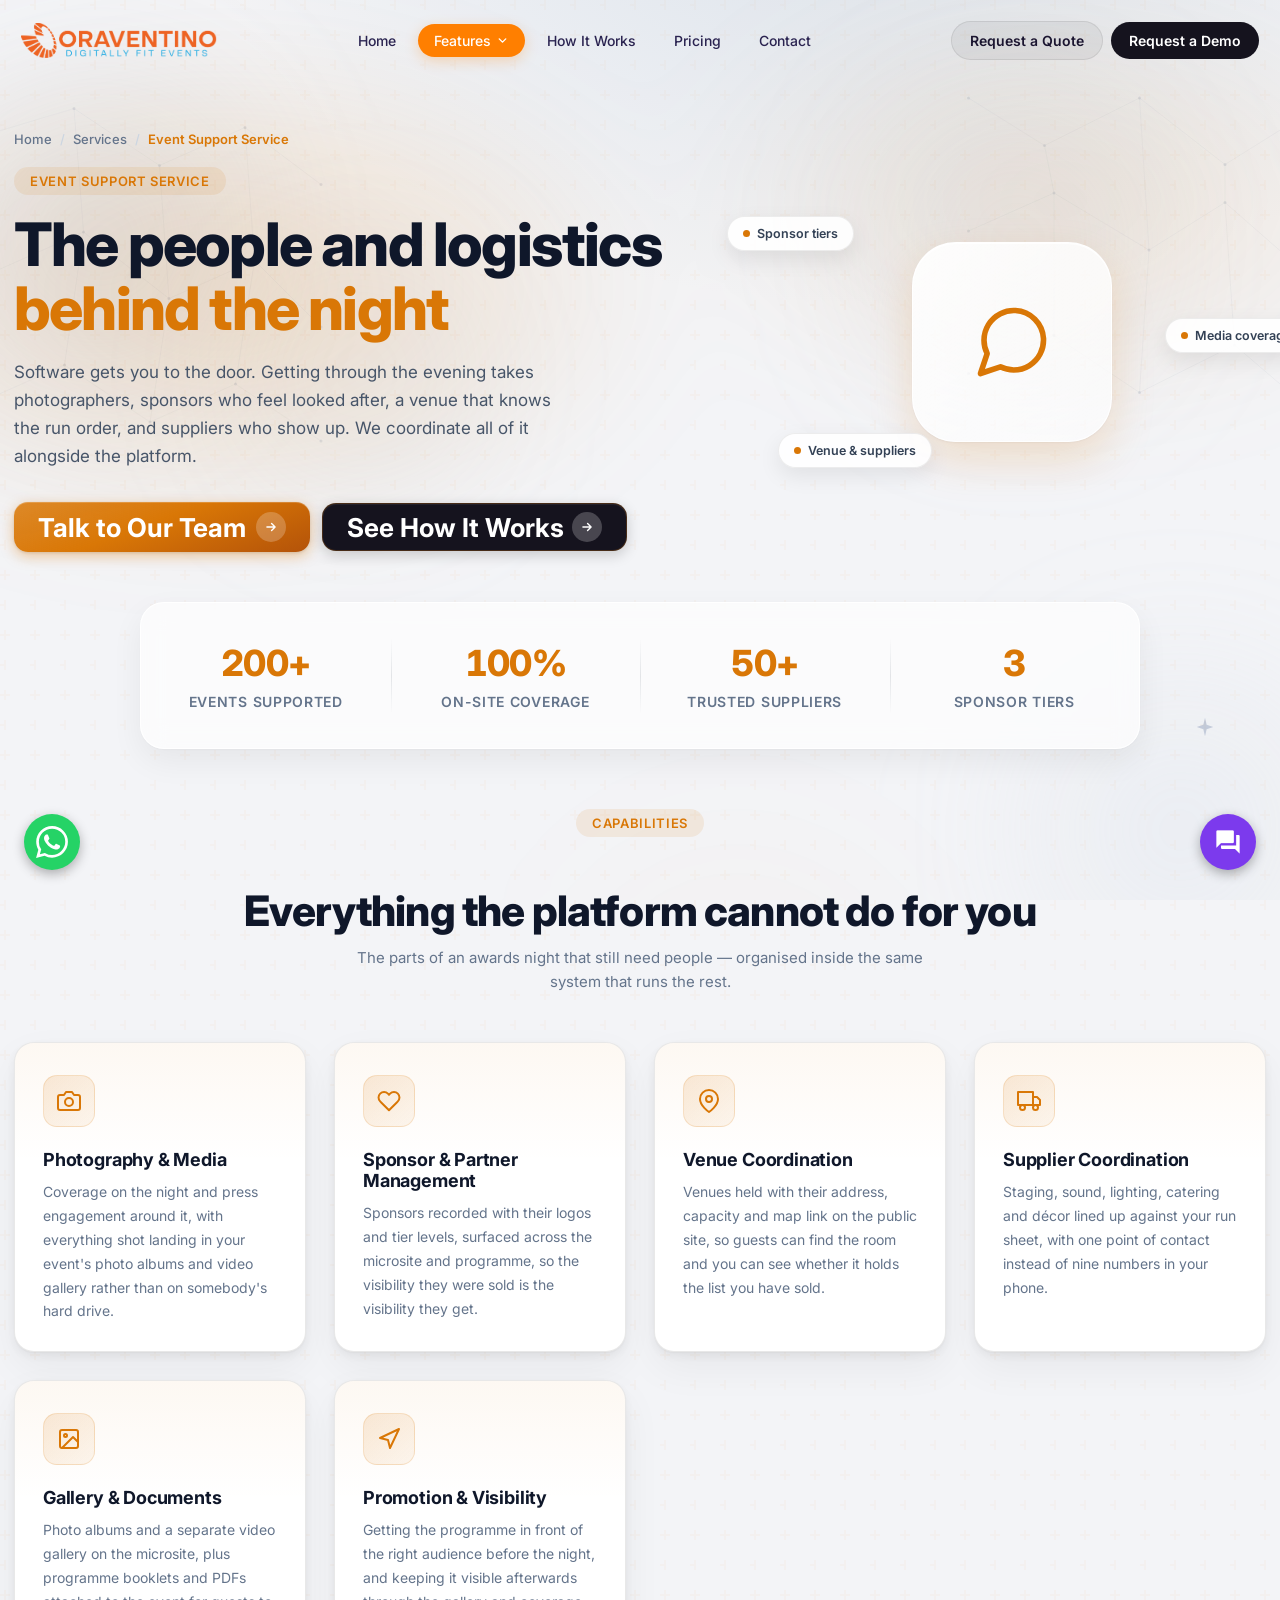
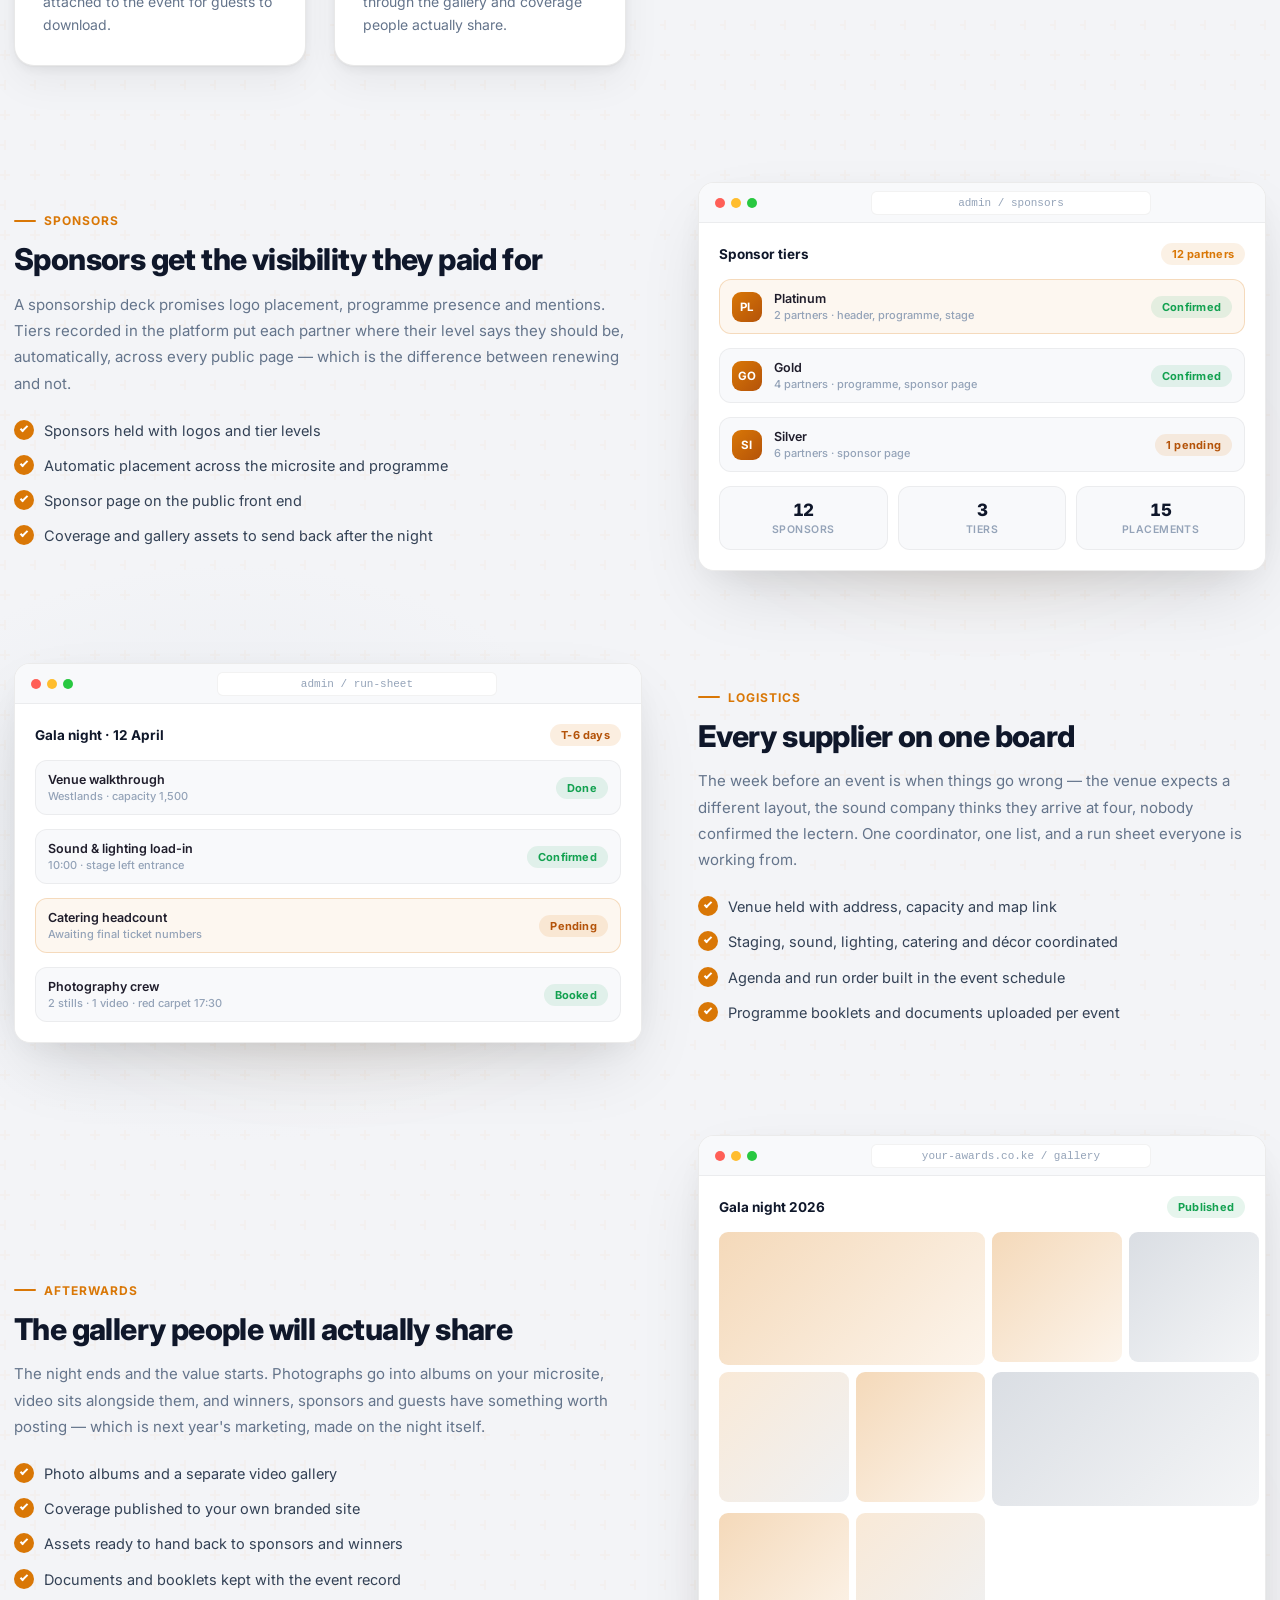
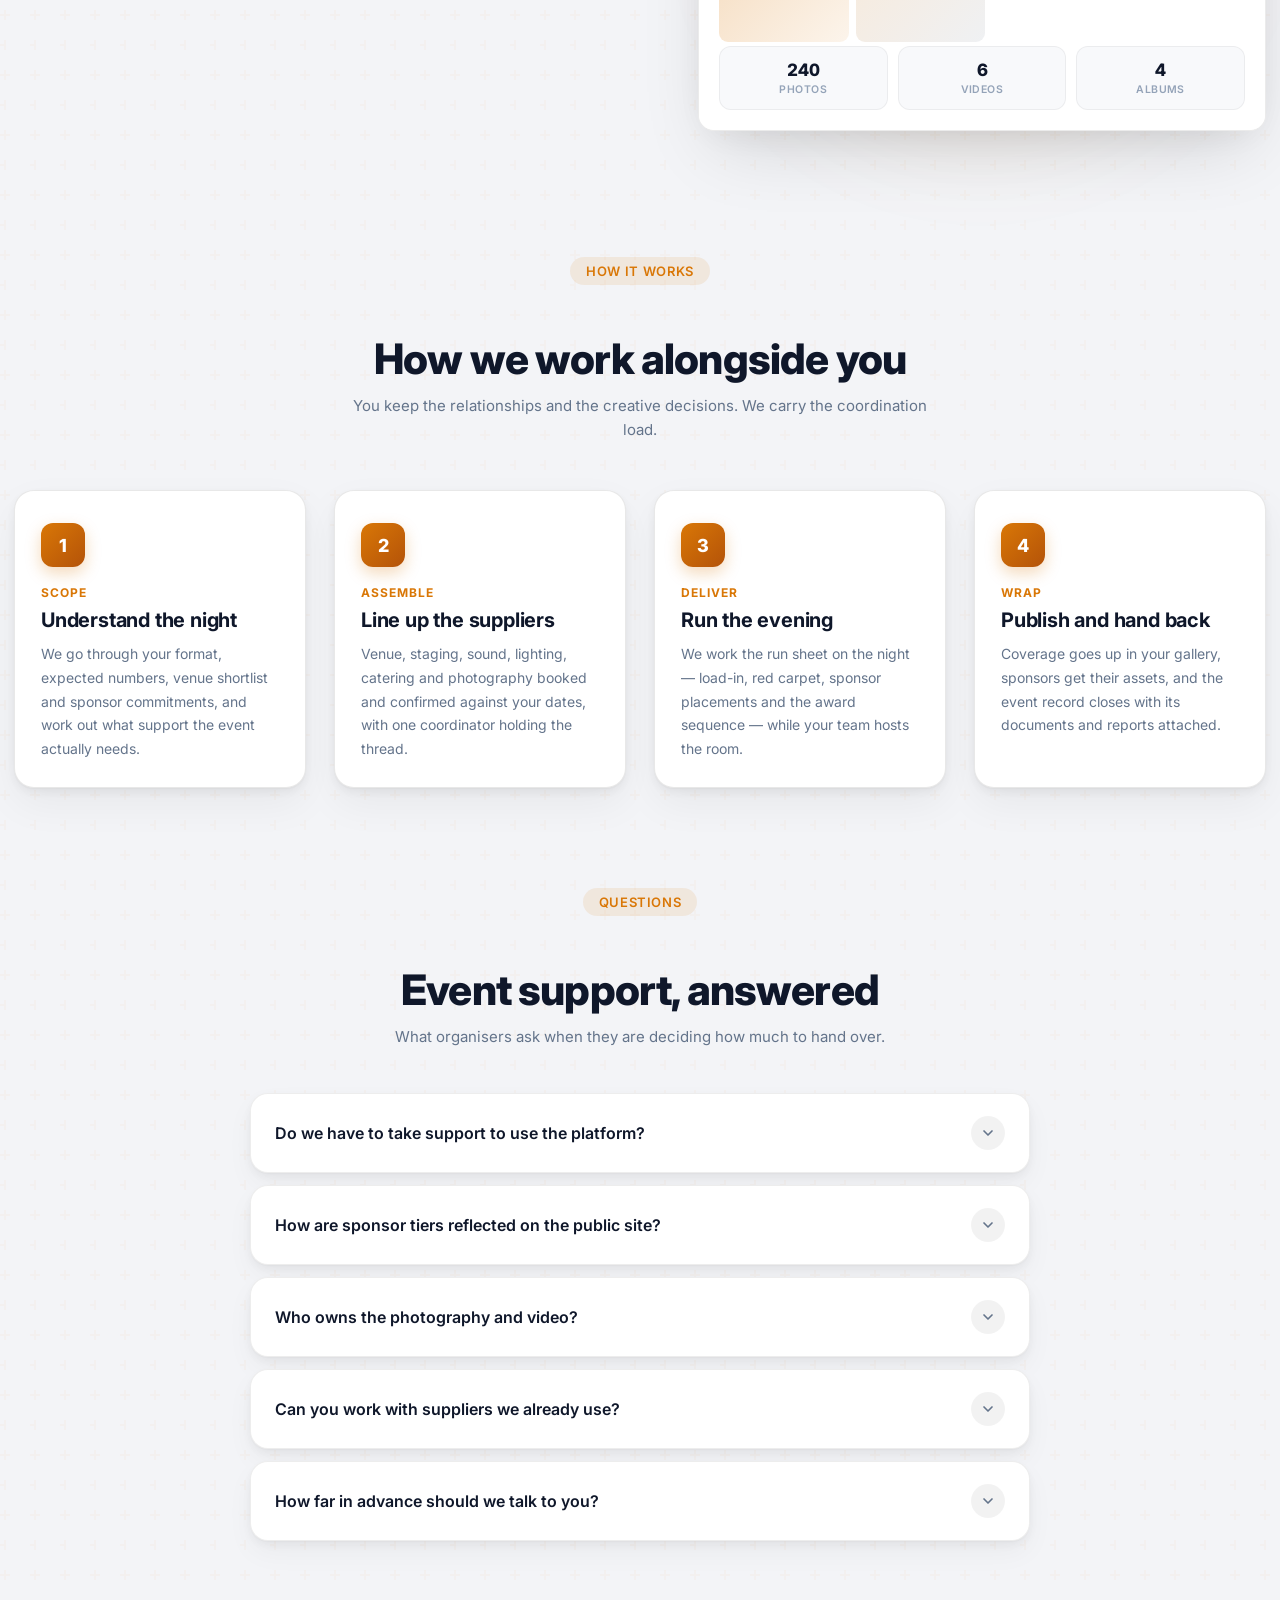
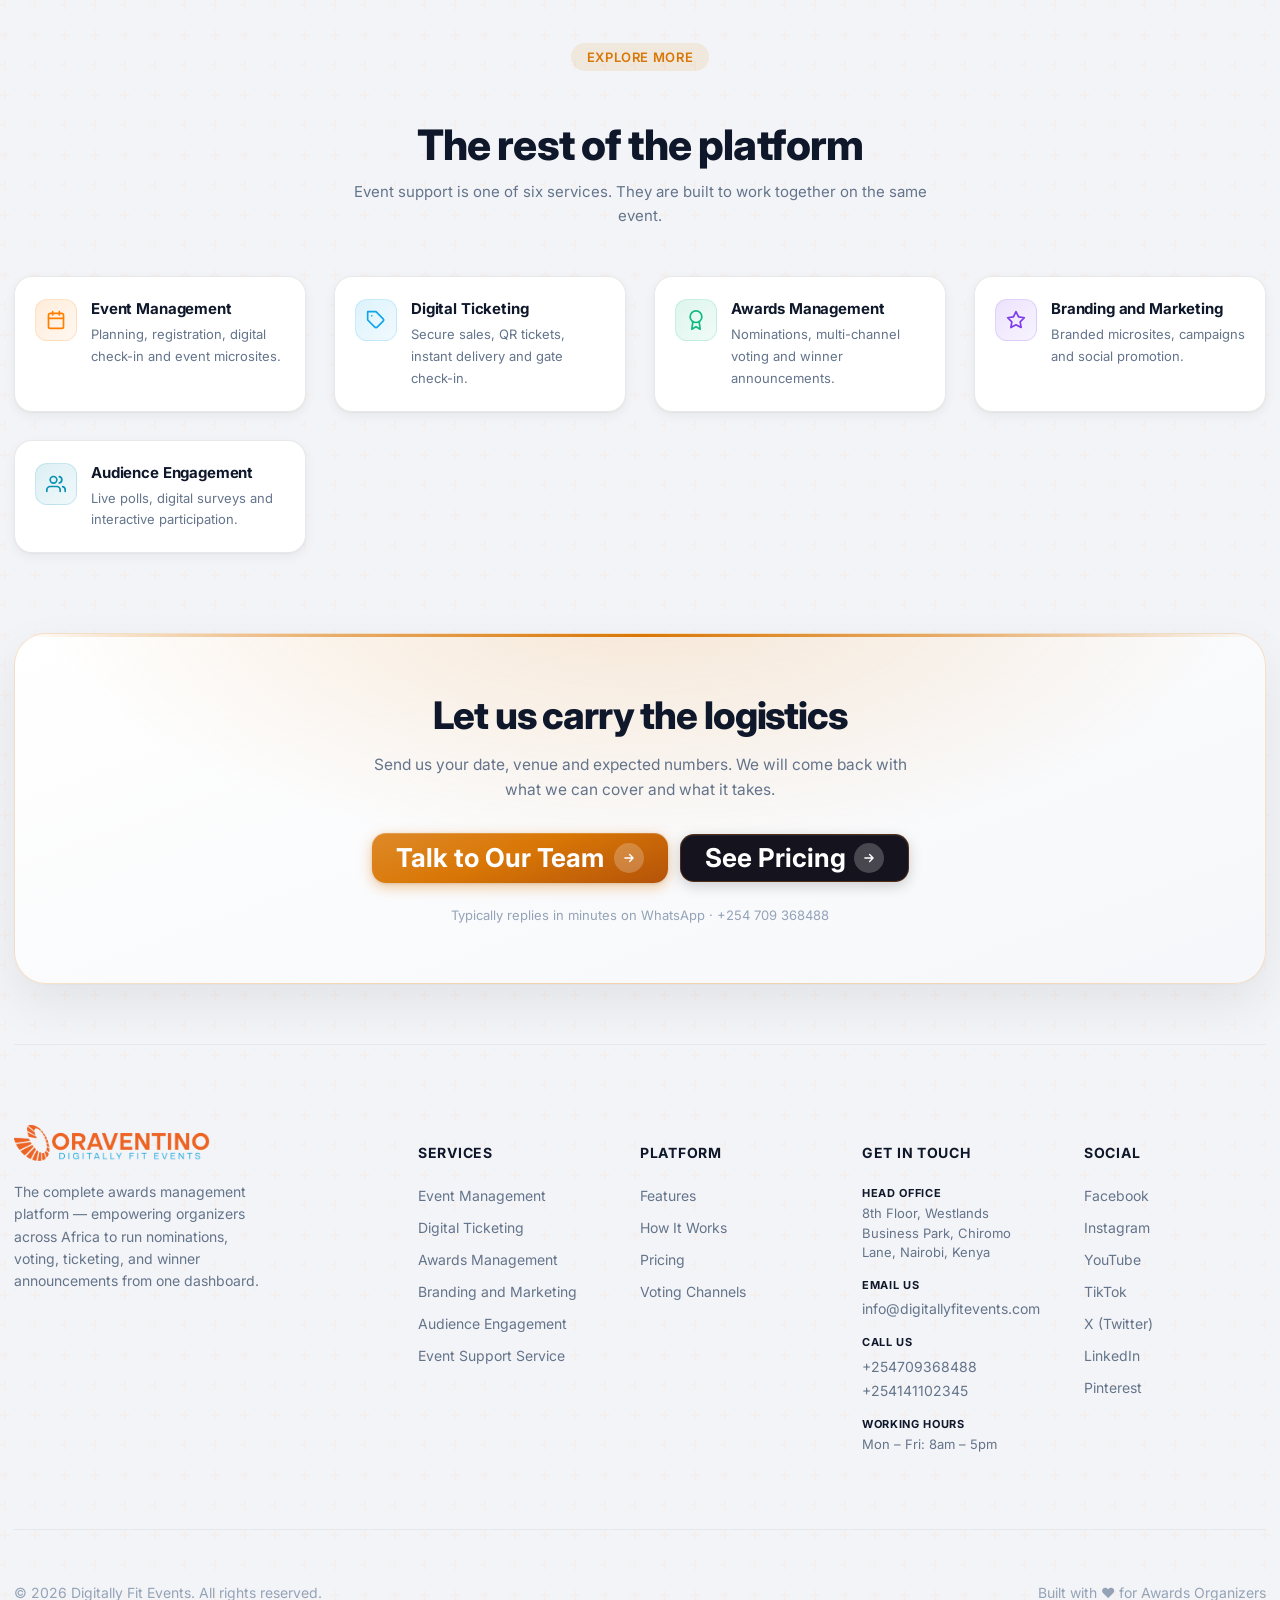
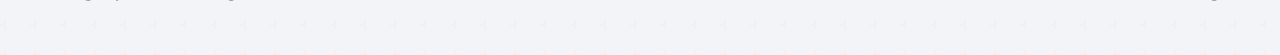
<file: event-support.html>
<!DOCTYPE html>
<html lang="en">

<head>
  <!-- Google tag (gtag.js) -->
  <script async src="https://www.googletagmanager.com/gtag/js?id=G-RYSYW163V1"></script>
  <script>
    window.dataLayer = window.dataLayer || [];
    function gtag(){dataLayer.push(arguments);}
    gtag('js', new Date());

    gtag('config', 'G-RYSYW163V1');
  </script>
  <meta charset="UTF-8" />
  <meta name="viewport" content="width=device-width, initial-scale=1.0" />
  <meta name="description" content="Photography and media coverage, sponsor and partner management, venue and supplier coordination for your awards night." />
  <title>Event Support Service — Digitally Fit Events</title>
  <link rel="icon" type="image/png" href="logo-favicon.png" />
  <link rel="apple-touch-icon" href="logo-favicon.png" />
  <link rel="preconnect" href="https://fonts.googleapis.com" />
  <link rel="preconnect" href="https://fonts.gstatic.com" crossorigin />
  <link href="https://fonts.googleapis.com/css2?family=Instrument+Serif:ital,wght@0,400;0,700;1,400;1,700&family=Inter:wght@400;500;600;700;800&display=swap" rel="stylesheet" />
  <link href="https://fonts.googleapis.com/icon?family=Material+Icons" rel="stylesheet" />
  <link href="https://app.telvoip.io/web-chat.css" rel="stylesheet" />
  <link rel="stylesheet" href="main.css" />
  <link rel="stylesheet" href="subpage.css" />
  <script src="script.js" defer></script>
</head>

<body class="svc svc-event-support">
  <!-- Scroll Progress -->
  <div class="scroll-progress" id="scroll-progress" aria-hidden="true"></div>

  <!-- Decorative background overlays -->
  <div class="bg-overlays" aria-hidden="true">
    <span class="bokeh bokeh-1"></span>
    <span class="bokeh bokeh-2"></span>
    <span class="bokeh bokeh-3"></span>
    <span class="bokeh bokeh-4"></span>
    <span class="bokeh bokeh-5"></span>
    <span class="bokeh bokeh-6"></span>

    <!-- Constellation / mesh network SVG -->
    <svg class="mesh mesh-left" viewBox="0 0 400 400" preserveAspectRatio="none" aria-hidden="true">
      <g stroke="rgba(100,120,150,0.13)" stroke-width="0.8" fill="none">
        <path d="M20 60 L120 30 L210 90 L300 50 L380 110" />
        <path d="M40 200 L130 160 L220 230 L310 190 L380 260" />
        <path d="M20 340 L110 300 L200 360 L290 320 L380 380" />
        <path d="M120 30 L130 160 L110 300" />
        <path d="M210 90 L220 230 L200 360" />
        <path d="M300 50 L310 190 L290 320" />
      </g>
      <g fill="rgba(100,120,150,0.28)">
        <circle cx="20" cy="60" r="1.6" />
        <circle cx="120" cy="30" r="1.6" />
        <circle cx="210" cy="90" r="1.6" />
        <circle cx="300" cy="50" r="1.6" />
        <circle cx="380" cy="110" r="1.6" />
        <circle cx="40" cy="200" r="1.6" />
        <circle cx="130" cy="160" r="1.6" />
        <circle cx="220" cy="230" r="1.6" />
        <circle cx="310" cy="190" r="1.6" />
        <circle cx="380" cy="260" r="1.6" />
        <circle cx="20" cy="340" r="1.6" />
        <circle cx="110" cy="300" r="1.6" />
        <circle cx="200" cy="360" r="1.6" />
        <circle cx="290" cy="320" r="1.6" />
        <circle cx="380" cy="380" r="1.6" />
      </g>
    </svg>
    <svg class="mesh mesh-right" viewBox="0 0 400 400" preserveAspectRatio="none" aria-hidden="true">
      <g stroke="rgba(100,120,150,0.13)" stroke-width="0.8" fill="none">
        <path d="M30 40 L110 90 L210 40 L300 110 L380 60" />
        <path d="M30 180 L120 140 L220 200 L300 150 L380 220" />
        <path d="M30 330 L120 290 L210 350 L310 300 L380 360" />
        <path d="M110 90 L120 140 L120 290" />
        <path d="M210 40 L220 200 L210 350" />
        <path d="M300 110 L300 150 L310 300" />
      </g>
      <g fill="rgba(100,120,150,0.28)">
        <circle cx="30" cy="40" r="1.6" />
        <circle cx="110" cy="90" r="1.6" />
        <circle cx="210" cy="40" r="1.6" />
        <circle cx="300" cy="110" r="1.6" />
        <circle cx="380" cy="60" r="1.6" />
        <circle cx="30" cy="180" r="1.6" />
        <circle cx="120" cy="140" r="1.6" />
        <circle cx="220" cy="200" r="1.6" />
        <circle cx="300" cy="150" r="1.6" />
        <circle cx="380" cy="220" r="1.6" />
        <circle cx="30" cy="330" r="1.6" />
        <circle cx="120" cy="290" r="1.6" />
        <circle cx="210" cy="350" r="1.6" />
        <circle cx="310" cy="300" r="1.6" />
        <circle cx="380" cy="360" r="1.6" />
      </g>
    </svg>

    <!-- Decorative sparkle -->
    <svg class="sparkle" viewBox="0 0 24 24" aria-hidden="true">
      <path d="M12 2 L13.8 9.5 L21 12 L13.8 14.5 L12 22 L10.2 14.5 L3 12 L10.2 9.5 Z" fill="rgba(100,120,160,0.35)" />
    </svg>
  </div>

  <div class="page">
    <!-- ===================== Header ===================== -->
    <header class="site-header" role="banner">
      <a class="brand" href="index.html" aria-label="Digitally Fit Events home">
        <img src="dfe-logo.png" alt="Digitally Fit Events logo" class="brand-logo" />
      </a>

      <nav class="primary-nav" aria-label="Primary">
        <ul>
          <li><a href="index.html" class="nav-link">Home</a></li>
          <li class="nav-item-dropdown">
            <button type="button" class="nav-link nav-dropdown-toggle is-active" id="services-toggle"
              aria-expanded="false" aria-controls="services-menu" aria-haspopup="true">
              Features
              <svg class="nav-caret" width="13" height="13" viewBox="0 0 24 24" fill="none" stroke="currentColor"
                stroke-width="2.6" stroke-linecap="round" stroke-linejoin="round" aria-hidden="true">
                <polyline points="6 9 12 15 18 9" />
              </svg>
            </button>

            <div class="nav-dropdown-menu" id="services-menu" aria-labelledby="services-toggle">
              <div class="nav-dd-grid">
                <a class="nav-dd-item to-event-management" href="event-management.html">
                  <span class="nav-dd-icon">
                    <svg width="18" height="18" viewBox="0 0 24 24" fill="none" stroke="currentColor" stroke-width="2"
                      stroke-linecap="round" stroke-linejoin="round" aria-hidden="true">
                      <rect x="3" y="4" width="18" height="18" rx="2" ry="2" />
                      <line x1="16" y1="2" x2="16" y2="6" />
                      <line x1="8" y1="2" x2="8" y2="6" />
                      <line x1="3" y1="10" x2="21" y2="10" />
                    </svg>
                  </span>
                  <span class="nav-dd-body">
                    <span class="nav-dd-name">Event Management</span>
                    <span class="nav-dd-desc">Planning, registration and check-in</span>
                  </span>
                </a>

                <a class="nav-dd-item to-digital-ticketing" href="digital-ticketing.html">
                  <span class="nav-dd-icon">
                    <svg width="18" height="18" viewBox="0 0 24 24" fill="none" stroke="currentColor" stroke-width="2"
                      stroke-linecap="round" stroke-linejoin="round" aria-hidden="true">
                      <path d="M20.59 13.41l-7.17 7.17a2 2 0 0 1-2.83 0L2 12V2h10l8.59 8.59a2 2 0 0 1 0 2.82z" />
                      <line x1="7" y1="7" x2="7.01" y2="7" />
                    </svg>
                  </span>
                  <span class="nav-dd-body">
                    <span class="nav-dd-name">Digital Ticketing</span>
                    <span class="nav-dd-desc">QR tickets, checkout and entry</span>
                  </span>
                </a>

                <a class="nav-dd-item to-awards-management" href="awards-management.html">
                  <span class="nav-dd-icon">
                    <svg width="18" height="18" viewBox="0 0 24 24" fill="none" stroke="currentColor" stroke-width="2"
                      stroke-linecap="round" stroke-linejoin="round" aria-hidden="true">
                      <circle cx="12" cy="8" r="7" />
                      <polyline points="8.21 13.89 7 23 12 20 17 23 15.79 13.88" />
                    </svg>
                  </span>
                  <span class="nav-dd-body">
                    <span class="nav-dd-name">Awards Management</span>
                    <span class="nav-dd-desc">Nominations, voting and winners</span>
                  </span>
                </a>

                <a class="nav-dd-item to-branding-marketing" href="branding-marketing.html">
                  <span class="nav-dd-icon">
                    <svg width="18" height="18" viewBox="0 0 24 24" fill="none" stroke="currentColor" stroke-width="2"
                      stroke-linecap="round" stroke-linejoin="round" aria-hidden="true">
                      <polygon
                        points="12 2 15.09 8.26 22 9.27 17 14.14 18.18 21.02 12 17.77 5.82 21.02 7 14.14 2 9.27 8.91 8.26 12 2" />
                    </svg>
                  </span>
                  <span class="nav-dd-body">
                    <span class="nav-dd-name">Branding and Marketing</span>
                    <span class="nav-dd-desc">Microsites, campaigns and reach</span>
                  </span>
                </a>

                <a class="nav-dd-item to-audience-engagement" href="audience-engagement.html">
                  <span class="nav-dd-icon">
                    <svg width="18" height="18" viewBox="0 0 24 24" fill="none" stroke="currentColor" stroke-width="2"
                      stroke-linecap="round" stroke-linejoin="round" aria-hidden="true">
                      <path d="M17 21v-2a4 4 0 0 0-4-4H5a4 4 0 0 0-4 4v2" />
                      <circle cx="9" cy="7" r="4" />
                      <path d="M23 21v-2a4 4 0 0 0-3-3.87" />
                      <path d="M16 3.13a4 4 0 0 1 0 7.75" />
                    </svg>
                  </span>
                  <span class="nav-dd-body">
                    <span class="nav-dd-name">Audience Engagement</span>
                    <span class="nav-dd-desc">Live polls, surveys and voting</span>
                  </span>
                </a>

                <a class="nav-dd-item to-event-support is-current" href="event-support.html" aria-current="page">
                  <span class="nav-dd-icon">
                    <svg width="18" height="18" viewBox="0 0 24 24" fill="none" stroke="currentColor" stroke-width="2"
                      stroke-linecap="round" stroke-linejoin="round" aria-hidden="true">
                      <path
                        d="M21 11.5a8.38 8.38 0 0 1-.9 3.8 8.5 8.5 0 0 1-7.6 4.7 8.38 8.38 0 0 1-3.8-.9L3 21l1.9-5.7a8.38 8.38 0 0 1-.9-3.8 8.5 8.5 0 0 1 4.7-7.6 8.38 8.38 0 0 1 3.8-.9h.5a8.48 8.48 0 0 1 8 8v.5z" />
                    </svg>
                  </span>
                  <span class="nav-dd-body">
                    <span class="nav-dd-name">Event Support Service</span>
                    <span class="nav-dd-desc">Media, sponsors and logistics</span>
                  </span>
                </a>
              </div>

              <a class="nav-dd-all" href="index.html#features">
                View all platform features
                <svg width="14" height="14" viewBox="0 0 24 24" fill="none" stroke="currentColor" stroke-width="2.5"
                  stroke-linecap="round" stroke-linejoin="round" aria-hidden="true">
                  <path d="M5 12h14M13 6l6 6-6 6" />
                </svg>
              </a>
            </div>
          </li>
          <li><a href="index.html#how-it-works" class="nav-link">How It Works</a></li>
          <li><a href="index.html#pricing" class="nav-link">Pricing</a></li>
          <li><a href="index.html#contact" class="nav-link">Contact</a></li>
        </ul>
      </nav>

      <div class="header-actions">
        <a href="https://wa.me/254709368488" target="_blank" rel="noopener noreferrer" class="btn btn-ghost">Request a Quote</a>
        <a href="https://wa.me/254709368488" target="_blank" rel="noopener noreferrer" class="btn btn-dark">Request a Demo</a>
      </div>

      <!-- Hamburger Menu Trigger (Mobile only) -->
      <button class="nav-toggle" id="nav-toggle" aria-label="Toggle navigation" aria-expanded="false">
        <span class="hamburger-bar bar-top"></span>
        <span class="hamburger-bar bar-middle"></span>
        <span class="hamburger-bar bar-bottom"></span>
      </button>
    </header>

    <!-- ===================== Mobile Overlay Menu ===================== -->
    <div class="mobile-menu-overlay" id="mobile-menu" aria-hidden="true">
      <div class="mobile-menu-inner">
        <div class="mobile-menu-header">
          <a class="brand" href="index.html" aria-label="Digitally Fit Events home">
            <img src="dfe-logo.png" alt="Digitally Fit Events logo" class="brand-logo" />
          </a>
          <button class="mobile-menu-close" id="mobile-menu-close" aria-label="Close menu">
            <svg viewBox="0 0 24 24" width="24" height="24" stroke="currentColor" stroke-width="2.5" fill="none"
              stroke-linecap="round" stroke-linejoin="round">
              <line x1="18" y1="6" x2="6" y2="18"></line>
              <line x1="6" y1="6" x2="18" y2="18"></line>
            </svg>
          </button>
        </div>

        <nav class="mobile-nav" aria-label="Mobile Primary">
          <ul>
            <li style="--i: 1;"><a href="index.html" class="mobile-nav-link">Home</a></li>
            <li style="--i: 2;" class="mobile-nav-group">
              <button type="button" class="mobile-nav-trigger is-active" id="mobile-services-toggle" aria-expanded="true" aria-controls="mobile-services">
                Features
                <svg class="mobile-nav-caret" width="18" height="18" viewBox="0 0 24 24" fill="none"
                  stroke="currentColor" stroke-width="2.6" stroke-linecap="round" stroke-linejoin="round"
                  aria-hidden="true">
                  <polyline points="6 9 12 15 18 9" />
                </svg>
              </button>
              <ul class="mobile-subnav is-open" id="mobile-services">
                <li><a href="event-management.html" class="mobile-subnav-link">Event Management</a></li>
                <li><a href="digital-ticketing.html" class="mobile-subnav-link">Digital Ticketing</a></li>
                <li><a href="awards-management.html" class="mobile-subnav-link">Awards Management</a></li>
                <li><a href="branding-marketing.html" class="mobile-subnav-link">Branding and Marketing</a></li>
                <li><a href="audience-engagement.html" class="mobile-subnav-link">Audience Engagement</a></li>
                <li><a href="event-support.html" class="mobile-subnav-link is-current" aria-current="page">Event Support Service</a></li>
              </ul>
            </li>
            <li style="--i: 3;"><a href="index.html#how-it-works" class="mobile-nav-link">How It Works</a></li>
            <li style="--i: 4;"><a href="index.html#pricing" class="mobile-nav-link">Pricing</a></li>
            <li style="--i: 5;"><a href="index.html#contact" class="mobile-nav-link">Contact</a></li>
          </ul>
        </nav>

        <div class="mobile-menu-footer">
          <a href="https://wa.me/254709368488" target="_blank" rel="noopener noreferrer" class="btn btn-ghost" style="--i: 6;">Request a Quote</a>
          <a href="https://wa.me/254709368488" target="_blank" rel="noopener noreferrer" class="btn btn-dark" style="--i: 7;">Request a Demo</a>
        </div>
      </div>
    </div>

    <!-- ===================== Hero ===================== -->
    <section class="svc-hero" aria-labelledby="svc-title">
      <div class="svc-hero-glow" aria-hidden="true"></div>

      <div class="svc-hero-copy">
        <nav class="svc-breadcrumb" aria-label="Breadcrumb">
          <a href="index.html">Home</a>
          <span class="sep" aria-hidden="true">/</span>
          <a href="index.html#features">Services</a>
          <span class="sep" aria-hidden="true">/</span>
          <span aria-current="page">Event Support Service</span>
        </nav>

        <span class="svc-eyebrow">Event Support Service</span>

        <h1 id="svc-title" class="svc-hero-title">
          The people and logistics <span class="accent">behind the night</span>
        </h1>

        <p class="svc-hero-lead">Software gets you to the door. Getting through the evening takes photographers,
          sponsors who feel looked after, a venue that knows the run order, and suppliers who show up. We coordinate
          all of it alongside the platform.</p>

        <div class="svc-hero-ctas">
          <a href="https://wa.me/254709368488" target="_blank" rel="noopener noreferrer" class="cta-primary svc-cta-accent">
            <span>Talk to Our Team</span>
            <span class="cta-arrow" aria-hidden="true">
              <svg viewBox="0 0 24 24" width="14" height="14">
                <path d="M5 12h13M13 6l6 6-6 6" fill="none" stroke="#fff" stroke-width="2.4" stroke-linecap="round"
                  stroke-linejoin="round" />
              </svg>
            </span>
          </a>
          <a href="#how-it-works" class="cta-secondary">
            <span>See How It Works</span>
            <span class="cta-arrow" aria-hidden="true">
              <svg viewBox="0 0 24 24" width="14" height="14">
                <path d="M5 12h13M13 6l6 6-6 6" fill="none" stroke="#fff" stroke-width="2.4" stroke-linecap="round"
                  stroke-linejoin="round" />
              </svg>
            </span>
          </a>
        </div>
      </div>

      <div class="svc-hero-visual" aria-hidden="true">
        <div class="svc-hero-emblem">
          <svg viewBox="0 0 24 24" fill="none" stroke="currentColor" stroke-width="1.6" stroke-linecap="round"
            stroke-linejoin="round">
            <path
              d="M21 11.5a8.38 8.38 0 0 1-.9 3.8 8.5 8.5 0 0 1-7.6 4.7 8.38 8.38 0 0 1-3.8-.9L3 21l1.9-5.7a8.38 8.38 0 0 1-.9-3.8 8.5 8.5 0 0 1 4.7-7.6 8.38 8.38 0 0 1 3.8-.9h.5a8.48 8.48 0 0 1 8 8v.5z" />
          </svg>
        </div>
        <span class="svc-orbit svc-orbit-1">Sponsor tiers</span>
        <span class="svc-orbit svc-orbit-2">Media coverage</span>
        <span class="svc-orbit svc-orbit-3">Venue &amp; suppliers</span>
      </div>
    </section>

    <!-- ===================== Stats ===================== -->
    <section class="svc-stats stats-section" aria-label="Event support at a glance">
      <div class="stats-grid">
        <div class="stat-card">
          <div class="stat-value">200+</div>
          <div class="stat-label">Events Supported</div>
        </div>
        <div class="stat-card">
          <div class="stat-value">100%</div>
          <div class="stat-label">On-Site Coverage</div>
        </div>
        <div class="stat-card">
          <div class="stat-value">50+</div>
          <div class="stat-label">Trusted Suppliers</div>
        </div>
        <div class="stat-card">
          <div class="stat-value">3</div>
          <div class="stat-label">Sponsor Tiers</div>
        </div>
      </div>
    </section>

    <!-- ===================== Capabilities ===================== -->
    <section class="svc-section" id="capabilities">
      <div class="svc-section-head">
        <span class="svc-eyebrow">Capabilities</span>
        <h2 class="section-title">Everything the platform cannot do for you</h2>
        <p class="section-subtitle">The parts of an awards night that still need people — organised inside the same
          system that runs the rest.</p>
      </div>

      <div class="features-grid">
        <div class="svc-card">
          <div class="svc-card-icon">
            <svg width="24" height="24" viewBox="0 0 24 24" fill="none" stroke="currentColor" stroke-width="2"
              stroke-linecap="round" stroke-linejoin="round" aria-hidden="true">
              <path d="M23 19a2 2 0 0 1-2 2H3a2 2 0 0 1-2-2V8a2 2 0 0 1 2-2h4l2-3h6l2 3h4a2 2 0 0 1 2 2z" />
              <circle cx="12" cy="13" r="4" />
            </svg>
          </div>
          <h3 class="svc-card-title">Photography &amp; Media</h3>
          <p class="svc-card-desc">Coverage on the night and press engagement around it, with everything shot landing
            in your event's photo albums and video gallery rather than on somebody's hard drive.</p>
        </div>

        <div class="svc-card">
          <div class="svc-card-icon">
            <svg width="24" height="24" viewBox="0 0 24 24" fill="none" stroke="currentColor" stroke-width="2"
              stroke-linecap="round" stroke-linejoin="round" aria-hidden="true">
              <path d="M20.84 4.61a5.5 5.5 0 0 0-7.78 0L12 5.67l-1.06-1.06a5.5 5.5 0 0 0-7.78 7.78l1.06 1.06L12 21.23l7.78-7.78 1.06-1.06a5.5 5.5 0 0 0 0-7.78z" />
            </svg>
          </div>
          <h3 class="svc-card-title">Sponsor &amp; Partner Management</h3>
          <p class="svc-card-desc">Sponsors recorded with their logos and tier levels, surfaced across the microsite
            and programme, so the visibility they were sold is the visibility they get.</p>
        </div>

        <div class="svc-card">
          <div class="svc-card-icon">
            <svg width="24" height="24" viewBox="0 0 24 24" fill="none" stroke="currentColor" stroke-width="2"
              stroke-linecap="round" stroke-linejoin="round" aria-hidden="true">
              <path d="M21 10c0 7-9 13-9 13s-9-6-9-13a9 9 0 0 1 18 0z" />
              <circle cx="12" cy="10" r="3" />
            </svg>
          </div>
          <h3 class="svc-card-title">Venue Coordination</h3>
          <p class="svc-card-desc">Venues held with their address, capacity and map link on the public site, so guests
            can find the room and you can see whether it holds the list you have sold.</p>
        </div>

        <div class="svc-card">
          <div class="svc-card-icon">
            <svg width="24" height="24" viewBox="0 0 24 24" fill="none" stroke="currentColor" stroke-width="2"
              stroke-linecap="round" stroke-linejoin="round" aria-hidden="true">
              <rect x="1" y="3" width="15" height="13" />
              <polygon points="16 8 20 8 23 11 23 16 16 16 16 8" />
              <circle cx="5.5" cy="18.5" r="2.5" />
              <circle cx="18.5" cy="18.5" r="2.5" />
            </svg>
          </div>
          <h3 class="svc-card-title">Supplier Coordination</h3>
          <p class="svc-card-desc">Staging, sound, lighting, catering and décor lined up against your run sheet, with
            one point of contact instead of nine numbers in your phone.</p>
        </div>

        <div class="svc-card">
          <div class="svc-card-icon">
            <svg width="24" height="24" viewBox="0 0 24 24" fill="none" stroke="currentColor" stroke-width="2"
              stroke-linecap="round" stroke-linejoin="round" aria-hidden="true">
              <rect x="3" y="3" width="18" height="18" rx="2" ry="2" />
              <circle cx="8.5" cy="8.5" r="1.5" />
              <polyline points="21 15 16 10 5 21" />
            </svg>
          </div>
          <h3 class="svc-card-title">Gallery &amp; Documents</h3>
          <p class="svc-card-desc">Photo albums and a separate video gallery on the microsite, plus programme
            booklets and PDFs attached to the event for guests to download.</p>
        </div>

        <div class="svc-card">
          <div class="svc-card-icon">
            <svg width="24" height="24" viewBox="0 0 24 24" fill="none" stroke="currentColor" stroke-width="2"
              stroke-linecap="round" stroke-linejoin="round" aria-hidden="true">
              <path d="M3 11l19-9-9 19-2-8-8-2z" />
            </svg>
          </div>
          <h3 class="svc-card-title">Promotion &amp; Visibility</h3>
          <p class="svc-card-desc">Getting the programme in front of the right audience before the night, and keeping
            it visible afterwards through the gallery and coverage people actually share.</p>
        </div>
      </div>
    </section>

    <!-- ===================== Deep dives ===================== -->
    <section class="svc-deep" aria-label="How event support works in detail">

      <div class="svc-deep-row">
        <div class="svc-deep-copy">
          <span class="svc-deep-label">Sponsors</span>
          <h2 class="svc-deep-title">Sponsors get the visibility they paid for</h2>
          <p class="svc-deep-text">A sponsorship deck promises logo placement, programme presence and mentions. Tiers
            recorded in the platform put each partner where their level says they should be, automatically, across
            every public page — which is the difference between renewing and not.</p>
          <ul class="svc-deep-list">
            <li>Sponsors held with logos and tier levels</li>
            <li>Automatic placement across the microsite and programme</li>
            <li>Sponsor page on the public front end</li>
            <li>Coverage and gallery assets to send back after the night</li>
          </ul>
        </div>

        <div class="svc-deep-visual">
          <div class="browser-frame">
            <div class="browser-header">
              <div class="browser-dots">
                <span class="dot red"></span>
                <span class="dot yellow"></span>
                <span class="dot green"></span>
              </div>
              <div class="browser-address">admin / sponsors</div>
            </div>
            <div class="svc-mock">
              <div class="svc-mock-head">
                <span class="svc-mock-title">Sponsor tiers</span>
                <span class="svc-chip">12 partners</span>
              </div>

              <div class="svc-mock-row is-highlight">
                <span class="svc-mock-avatar">PL</span>
                <span class="svc-mock-name">Platinum
                  <span class="svc-mock-meta">2 partners · header, programme, stage</span>
                </span>
                <span class="svc-chip is-ok">Confirmed</span>
              </div>

              <div class="svc-mock-row">
                <span class="svc-mock-avatar">GO</span>
                <span class="svc-mock-name">Gold
                  <span class="svc-mock-meta">4 partners · programme, sponsor page</span>
                </span>
                <span class="svc-chip is-ok">Confirmed</span>
              </div>

              <div class="svc-mock-row">
                <span class="svc-mock-avatar">SI</span>
                <span class="svc-mock-name">Silver
                  <span class="svc-mock-meta">6 partners · sponsor page</span>
                </span>
                <span class="svc-chip is-warn">1 pending</span>
              </div>

              <div class="svc-mock-grid">
                <div class="svc-mock-tile"><strong>12</strong><span>Sponsors</span></div>
                <div class="svc-mock-tile"><strong>3</strong><span>Tiers</span></div>
                <div class="svc-mock-tile"><strong>15</strong><span>Placements</span></div>
              </div>
            </div>
          </div>
        </div>
      </div>

      <div class="svc-deep-row is-reversed">
        <div class="svc-deep-copy">
          <span class="svc-deep-label">Logistics</span>
          <h2 class="svc-deep-title">Every supplier on one board</h2>
          <p class="svc-deep-text">The week before an event is when things go wrong — the venue expects a different
            layout, the sound company thinks they arrive at four, nobody confirmed the lectern. One coordinator, one
            list, and a run sheet everyone is working from.</p>
          <ul class="svc-deep-list">
            <li>Venue held with address, capacity and map link</li>
            <li>Staging, sound, lighting, catering and décor coordinated</li>
            <li>Agenda and run order built in the event schedule</li>
            <li>Programme booklets and documents uploaded per event</li>
          </ul>
        </div>

        <div class="svc-deep-visual">
          <div class="browser-frame">
            <div class="browser-header">
              <div class="browser-dots">
                <span class="dot red"></span>
                <span class="dot yellow"></span>
                <span class="dot green"></span>
              </div>
              <div class="browser-address">admin / run-sheet</div>
            </div>
            <div class="svc-mock">
              <div class="svc-mock-head">
                <span class="svc-mock-title">Gala night · 12 April</span>
                <span class="svc-chip is-warn">T-6 days</span>
              </div>

              <div class="svc-mock-row">
                <span class="svc-mock-name">Venue walkthrough
                  <span class="svc-mock-meta">Westlands · capacity 1,500</span>
                </span>
                <span class="svc-chip is-ok">Done</span>
              </div>

              <div class="svc-mock-row">
                <span class="svc-mock-name">Sound &amp; lighting load-in
                  <span class="svc-mock-meta">10:00 · stage left entrance</span>
                </span>
                <span class="svc-chip is-ok">Confirmed</span>
              </div>

              <div class="svc-mock-row is-highlight">
                <span class="svc-mock-name">Catering headcount
                  <span class="svc-mock-meta">Awaiting final ticket numbers</span>
                </span>
                <span class="svc-chip is-warn">Pending</span>
              </div>

              <div class="svc-mock-row">
                <span class="svc-mock-name">Photography crew
                  <span class="svc-mock-meta">2 stills · 1 video · red carpet 17:30</span>
                </span>
                <span class="svc-chip is-ok">Booked</span>
              </div>
            </div>
          </div>
        </div>
      </div>

      <div class="svc-deep-row">
        <div class="svc-deep-copy">
          <span class="svc-deep-label">Afterwards</span>
          <h2 class="svc-deep-title">The gallery people will actually share</h2>
          <p class="svc-deep-text">The night ends and the value starts. Photographs go into albums on your microsite,
            video sits alongside them, and winners, sponsors and guests have something worth posting — which is next
            year's marketing, made on the night itself.</p>
          <ul class="svc-deep-list">
            <li>Photo albums and a separate video gallery</li>
            <li>Coverage published to your own branded site</li>
            <li>Assets ready to hand back to sponsors and winners</li>
            <li>Documents and booklets kept with the event record</li>
          </ul>
        </div>

        <div class="svc-deep-visual">
          <div class="browser-frame">
            <div class="browser-header">
              <div class="browser-dots">
                <span class="dot red"></span>
                <span class="dot yellow"></span>
                <span class="dot green"></span>
              </div>
              <div class="browser-address">your-awards.co.ke / gallery</div>
            </div>
            <div class="svc-mock">
              <div class="svc-mock-head">
                <span class="svc-mock-title">Gala night 2026</span>
                <span class="svc-chip is-ok">Published</span>
              </div>

              <div class="svc-mock-mosaic" aria-hidden="true">
                <span class="svc-mock-thumb is-wide"></span>
                <span class="svc-mock-thumb"></span>
                <span class="svc-mock-thumb"></span>
                <span class="svc-mock-thumb"></span>
                <span class="svc-mock-thumb"></span>
                <span class="svc-mock-thumb is-wide"></span>
                <span class="svc-mock-thumb"></span>
                <span class="svc-mock-thumb"></span>
              </div>

              <div class="svc-mock-grid">
                <div class="svc-mock-tile"><strong>240</strong><span>Photos</span></div>
                <div class="svc-mock-tile"><strong>6</strong><span>Videos</span></div>
                <div class="svc-mock-tile"><strong>4</strong><span>Albums</span></div>
              </div>
            </div>
          </div>
        </div>
      </div>
    </section>

    <!-- ===================== How it works ===================== -->
    <section class="svc-section" id="how-it-works">
      <div class="svc-section-head">
        <span class="svc-eyebrow">How It Works</span>
        <h2 class="section-title">How we work alongside you</h2>
        <p class="section-subtitle">You keep the relationships and the creative decisions. We carry the coordination
          load.</p>
      </div>

      <div class="lifecycle-grid">
        <div class="svc-step">
          <div class="svc-step-number">1</div>
          <div class="svc-step-phase">Scope</div>
          <h3 class="svc-step-title">Understand the night</h3>
          <p class="svc-step-desc">We go through your format, expected numbers, venue shortlist and sponsor
            commitments, and work out what support the event actually needs.</p>
        </div>

        <div class="svc-step">
          <div class="svc-step-number">2</div>
          <div class="svc-step-phase">Assemble</div>
          <h3 class="svc-step-title">Line up the suppliers</h3>
          <p class="svc-step-desc">Venue, staging, sound, lighting, catering and photography booked and confirmed
            against your dates, with one coordinator holding the thread.</p>
        </div>

        <div class="svc-step">
          <div class="svc-step-number">3</div>
          <div class="svc-step-phase">Deliver</div>
          <h3 class="svc-step-title">Run the evening</h3>
          <p class="svc-step-desc">We work the run sheet on the night — load-in, red carpet, sponsor placements and
            the award sequence — while your team hosts the room.</p>
        </div>

        <div class="svc-step">
          <div class="svc-step-number">4</div>
          <div class="svc-step-phase">Wrap</div>
          <h3 class="svc-step-title">Publish and hand back</h3>
          <p class="svc-step-desc">Coverage goes up in your gallery, sponsors get their assets, and the event record
            closes with its documents and reports attached.</p>
        </div>
      </div>
    </section>

    <!-- ===================== FAQ ===================== -->
    <section class="faq" id="faq">
      <div class="svc-section-head">
        <span class="svc-eyebrow">Questions</span>
        <h2 class="section-title">Event support, answered</h2>
        <p class="section-subtitle">What organisers ask when they are deciding how much to hand over.</p>
      </div>

      <div class="faq-list">
        <div class="faq-item">
          <button type="button" class="faq-trigger" aria-expanded="false" aria-controls="faq-svc-1">
            <span class="faq-question">Do we have to take support to use the platform?</span>
            <span class="faq-chevron-wrap">
              <svg class="chevron" viewBox="0 0 24 24" fill="none" stroke="currentColor" stroke-width="2.5"
                stroke-linecap="round" stroke-linejoin="round">
                <polyline points="6 9 12 15 18 9" />
              </svg>
            </span>
          </button>
          <div class="faq-content" id="faq-svc-1">
            <div class="faq-answer">
              No. Plenty of organisers run everything themselves and only use the software. Event support exists for
              teams who would rather not spend the fortnight before the awards chasing a lighting company, and it can
              be scoped to just the pieces you want.
            </div>
          </div>
        </div>

        <div class="faq-item">
          <button type="button" class="faq-trigger" aria-expanded="false" aria-controls="faq-svc-2">
            <span class="faq-question">How are sponsor tiers reflected on the public site?</span>
            <span class="faq-chevron-wrap">
              <svg class="chevron" viewBox="0 0 24 24" fill="none" stroke="currentColor" stroke-width="2.5"
                stroke-linecap="round" stroke-linejoin="round">
                <polyline points="6 9 12 15 18 9" />
              </svg>
            </span>
          </button>
          <div class="faq-content" id="faq-svc-2">
            <div class="faq-answer">
              Each sponsor is recorded with its logo and tier level, and the microsite places them according to that
              level — headline partners in the most prominent positions, the rest on the sponsors page. Change a tier
              in admin and the placement follows.
            </div>
          </div>
        </div>

        <div class="faq-item">
          <button type="button" class="faq-trigger" aria-expanded="false" aria-controls="faq-svc-3">
            <span class="faq-question">Who owns the photography and video?</span>
            <span class="faq-chevron-wrap">
              <svg class="chevron" viewBox="0 0 24 24" fill="none" stroke="currentColor" stroke-width="2.5"
                stroke-linecap="round" stroke-linejoin="round">
                <polyline points="6 9 12 15 18 9" />
              </svg>
            </span>
          </button>
          <div class="faq-content" id="faq-svc-3">
            <div class="faq-answer">
              You do. Coverage is published into your event's photo albums and video gallery on your own branded site,
              and the assets are yours to hand to sponsors, winners and press. We are coordinating the shoot, not
              licensing the results back to you.
            </div>
          </div>
        </div>

        <div class="faq-item">
          <button type="button" class="faq-trigger" aria-expanded="false" aria-controls="faq-svc-4">
            <span class="faq-question">Can you work with suppliers we already use?</span>
            <span class="faq-chevron-wrap">
              <svg class="chevron" viewBox="0 0 24 24" fill="none" stroke="currentColor" stroke-width="2.5"
                stroke-linecap="round" stroke-linejoin="round">
                <polyline points="6 9 12 15 18 9" />
              </svg>
            </span>
          </button>
          <div class="faq-content" id="faq-svc-4">
            <div class="faq-answer">
              Yes. Most programmes have a venue and a photographer they trust already. We coordinate whoever is on the
              list — ours, yours or a mix — so you are not forced to rebuild relationships that already work.
            </div>
          </div>
        </div>

        <div class="faq-item">
          <button type="button" class="faq-trigger" aria-expanded="false" aria-controls="faq-svc-5">
            <span class="faq-question">How far in advance should we talk to you?</span>
            <span class="faq-chevron-wrap">
              <svg class="chevron" viewBox="0 0 24 24" fill="none" stroke="currentColor" stroke-width="2.5"
                stroke-linecap="round" stroke-linejoin="round">
                <polyline points="6 9 12 15 18 9" />
              </svg>
            </span>
          </button>
          <div class="faq-content" id="faq-svc-5">
            <div class="faq-answer">
              As early as you can, because venues and crews book out first. That said, we have picked up events at
              short notice before — message us with your date and we will tell you honestly what is still achievable.
            </div>
          </div>
        </div>
      </div>
    </section>

    <!-- ===================== Other services ===================== -->
    <section class="svc-section" id="other-services">
      <div class="svc-section-head">
        <span class="svc-eyebrow">Explore More</span>
        <h2 class="section-title">The rest of the platform</h2>
        <p class="section-subtitle">Event support is one of six services. They are built to work together on the same
          event.</p>
      </div>

      <div class="features-grid">
        <a class="svc-other-card to-event-management" href="event-management.html">
          <span class="svc-other-icon">
            <svg width="20" height="20" viewBox="0 0 24 24" fill="none" stroke="currentColor" stroke-width="2"
              stroke-linecap="round" stroke-linejoin="round" aria-hidden="true">
              <rect x="3" y="4" width="18" height="18" rx="2" ry="2" />
              <line x1="16" y1="2" x2="16" y2="6" />
              <line x1="8" y1="2" x2="8" y2="6" />
              <line x1="3" y1="10" x2="21" y2="10" />
            </svg>
          </span>
          <span class="svc-other-body">
            <span class="svc-other-name">Event Management
              <svg width="14" height="14" viewBox="0 0 24 24" fill="none" stroke="currentColor" stroke-width="2.5"
                stroke-linecap="round" stroke-linejoin="round" aria-hidden="true">
                <path d="M5 12h14M13 6l6 6-6 6" />
              </svg>
            </span>
            <span class="svc-other-desc">Planning, registration, digital check-in and event microsites.</span>
          </span>
        </a>

        <a class="svc-other-card to-digital-ticketing" href="digital-ticketing.html">
          <span class="svc-other-icon">
            <svg width="20" height="20" viewBox="0 0 24 24" fill="none" stroke="currentColor" stroke-width="2"
              stroke-linecap="round" stroke-linejoin="round" aria-hidden="true">
              <path d="M20.59 13.41l-7.17 7.17a2 2 0 0 1-2.83 0L2 12V2h10l8.59 8.59a2 2 0 0 1 0 2.82z" />
              <line x1="7" y1="7" x2="7.01" y2="7" />
            </svg>
          </span>
          <span class="svc-other-body">
            <span class="svc-other-name">Digital Ticketing
              <svg width="14" height="14" viewBox="0 0 24 24" fill="none" stroke="currentColor" stroke-width="2.5"
                stroke-linecap="round" stroke-linejoin="round" aria-hidden="true">
                <path d="M5 12h14M13 6l6 6-6 6" />
              </svg>
            </span>
            <span class="svc-other-desc">Secure sales, QR tickets, instant delivery and gate check-in.</span>
          </span>
        </a>

        <a class="svc-other-card to-awards-management" href="awards-management.html">
          <span class="svc-other-icon">
            <svg width="20" height="20" viewBox="0 0 24 24" fill="none" stroke="currentColor" stroke-width="2"
              stroke-linecap="round" stroke-linejoin="round" aria-hidden="true">
              <circle cx="12" cy="8" r="7" />
              <polyline points="8.21 13.89 7 23 12 20 17 23 15.79 13.88" />
            </svg>
          </span>
          <span class="svc-other-body">
            <span class="svc-other-name">Awards Management
              <svg width="14" height="14" viewBox="0 0 24 24" fill="none" stroke="currentColor" stroke-width="2.5"
                stroke-linecap="round" stroke-linejoin="round" aria-hidden="true">
                <path d="M5 12h14M13 6l6 6-6 6" />
              </svg>
            </span>
            <span class="svc-other-desc">Nominations, multi-channel voting and winner announcements.</span>
          </span>
        </a>

        <a class="svc-other-card to-branding-marketing" href="branding-marketing.html">
          <span class="svc-other-icon">
            <svg width="20" height="20" viewBox="0 0 24 24" fill="none" stroke="currentColor" stroke-width="2"
              stroke-linecap="round" stroke-linejoin="round" aria-hidden="true">
              <polygon
                points="12 2 15.09 8.26 22 9.27 17 14.14 18.18 21.02 12 17.77 5.82 21.02 7 14.14 2 9.27 8.91 8.26 12 2" />
            </svg>
          </span>
          <span class="svc-other-body">
            <span class="svc-other-name">Branding and Marketing
              <svg width="14" height="14" viewBox="0 0 24 24" fill="none" stroke="currentColor" stroke-width="2.5"
                stroke-linecap="round" stroke-linejoin="round" aria-hidden="true">
                <path d="M5 12h14M13 6l6 6-6 6" />
              </svg>
            </span>
            <span class="svc-other-desc">Branded microsites, campaigns and social promotion.</span>
          </span>
        </a>

        <a class="svc-other-card to-audience-engagement" href="audience-engagement.html">
          <span class="svc-other-icon">
            <svg width="20" height="20" viewBox="0 0 24 24" fill="none" stroke="currentColor" stroke-width="2"
              stroke-linecap="round" stroke-linejoin="round" aria-hidden="true">
              <path d="M17 21v-2a4 4 0 0 0-4-4H5a4 4 0 0 0-4 4v2" />
              <circle cx="9" cy="7" r="4" />
              <path d="M23 21v-2a4 4 0 0 0-3-3.87" />
              <path d="M16 3.13a4 4 0 0 1 0 7.75" />
            </svg>
          </span>
          <span class="svc-other-body">
            <span class="svc-other-name">Audience Engagement
              <svg width="14" height="14" viewBox="0 0 24 24" fill="none" stroke="currentColor" stroke-width="2.5"
                stroke-linecap="round" stroke-linejoin="round" aria-hidden="true">
                <path d="M5 12h14M13 6l6 6-6 6" />
              </svg>
            </span>
            <span class="svc-other-desc">Live polls, digital surveys and interactive participation.</span>
          </span>
        </a>
      </div>
    </section>

    <!-- ===================== CTA ===================== -->
    <section class="svc-cta-section">
      <div class="svc-cta-band">
        <h2 class="svc-cta-title">Let us carry the logistics</h2>
        <p class="svc-cta-text">Send us your date, venue and expected numbers. We will come back with what we can
          cover and what it takes.</p>
        <div class="svc-cta-actions">
          <a href="https://wa.me/254709368488" target="_blank" rel="noopener noreferrer" class="cta-primary svc-cta-accent">
            <span>Talk to Our Team</span>
            <span class="cta-arrow" aria-hidden="true">
              <svg viewBox="0 0 24 24" width="14" height="14">
                <path d="M5 12h13M13 6l6 6-6 6" fill="none" stroke="#fff" stroke-width="2.4" stroke-linecap="round"
                  stroke-linejoin="round" />
              </svg>
            </span>
          </a>
          <a href="index.html#pricing" class="cta-secondary">
            <span>See Pricing</span>
            <span class="cta-arrow" aria-hidden="true">
              <svg viewBox="0 0 24 24" width="14" height="14">
                <path d="M5 12h13M13 6l6 6-6 6" fill="none" stroke="#fff" stroke-width="2.4" stroke-linecap="round"
                  stroke-linejoin="round" />
              </svg>
            </span>
          </a>
        </div>
        <p class="svc-cta-note">Typically replies in minutes on WhatsApp · +254 709 368488</p>
      </div>
    </section>

    <!-- ===================== Footer ===================== -->
    <footer class="site-footer">
      <div class="footer-grid">
        <div class="footer-brand">
          <img src="dfe-logo.png" alt="Digitally Fit Events logo" class="brand-logo" style="margin-bottom: 20px;" />
          <p class="footer-desc">The complete awards management platform — empowering organizers across Africa to run
            nominations, voting, ticketing, and winner announcements from one dashboard.</p>
        </div>
        <div class="footer-col">
          <h4>Services</h4>
          <ul class="footer-links">
            <li><a href="event-management.html">Event Management</a></li>
            <li><a href="digital-ticketing.html">Digital Ticketing</a></li>
            <li><a href="awards-management.html">Awards Management</a></li>
            <li><a href="branding-marketing.html">Branding and Marketing</a></li>
            <li><a href="audience-engagement.html">Audience Engagement</a></li>
            <li><a href="event-support.html">Event Support Service</a></li>
          </ul>
        </div>
        <div class="footer-col">
          <h4>Platform</h4>
          <ul class="footer-links">
            <li><a href="index.html#features">Features</a></li>
            <li><a href="index.html#how-it-works">How It Works</a></li>
            <li><a href="index.html#pricing">Pricing</a></li>
            <li><a href="index.html#voting-channels">Voting Channels</a></li>
          </ul>
        </div>
        <div class="footer-col" id="contact">
          <h4>Get in Touch</h4>
          <ul class="footer-links footer-contact">
            <li class="contact-item">
              <span class="contact-label">Head Office</span>
              <span class="contact-value">8th Floor, Westlands Business Park, Chiromo Lane, Nairobi, Kenya</span>
            </li>
            <li class="contact-item">
              <span class="contact-label">Email Us</span>
              <a href="mailto:info@digitallyfitevents.com" class="contact-link">info@digitallyfitevents.com</a>
            </li>
            <li class="contact-item">
              <span class="contact-label">Call Us</span>
              <a href="tel:+254709368488" class="contact-link">+254709368488</a>
              <a href="tel:+254141102345" class="contact-link">+254141102345</a>
            </li>
            <li class="contact-item">
              <span class="contact-label">Working Hours</span>
              <span class="contact-value">Mon – Fri: 8am – 5pm</span>
            </li>
          </ul>
        </div>
        <div class="footer-col">
          <h4>Social</h4>
          <ul class="footer-links">
            <li><a href="https://www.facebook.com/oraventino" target="_blank" rel="noopener noreferrer">Facebook</a></li>
            <li><a href="https://www.instagram.com/oraventino/" target="_blank" rel="noopener noreferrer">Instagram</a></li>
            <li><a href="https://www.youtube.com/@Oraventino" target="_blank" rel="noopener noreferrer">YouTube</a></li>
            <li><a href="https://www.tiktok.com/@oraventino" target="_blank" rel="noopener noreferrer">TikTok</a></li>
            <li><a href="https://x.com/oraventino" target="_blank" rel="noopener noreferrer">X (Twitter)</a></li>
            <li><a href="https://www.linkedin.com/company/oraventino" target="_blank" rel="noopener noreferrer">LinkedIn</a></li>
            <li><a href="https://www.pinterest.com/oraventino/" target="_blank" rel="noopener noreferrer">Pinterest</a></li>
          </ul>
        </div>
      </div>
      <div class="footer-bottom">
        <p>© 2026 Digitally Fit Events. All rights reserved.</p>
        <p>Built with ❤️ for Awards Organizers</p>
      </div>
    </footer>
  </div>

  <!-- ===================== Telvoip Web Chat + WhatsApp ===================== -->
  <!-- Styles for this block live in main.css under "Telvoip Web Chat Widget". -->

  <!-- TELVOIP BUTTON — RIGHT -->
  <button class="floating-button" aria-label="Open chat support" onclick="toggleChat()">
    <span class="badge-telvoip"></span>
    <span class="material-icons-telvoip">forum</span>
  </button>

  <!-- TELVOIP CHAT CONTAINER -->
  <div id="chat-container">
    <iframe id="chat-iframe" src="https://app.telvoip.io/web-chat?t=4e94c913-1775-4530-aeba-dbf4787af75a"
      title="Web Chat Widget" frameborder="0" width="100%" height="100%">
    </iframe>
    <button class="close-button" aria-label="Close chat" onclick="toggleChat()">&#10006;</button>
  </div>

  <!-- WHATSAPP BUTTON — LEFT -->
  <a class="whatsapp-button" href="https://wa.me/254709368488" target="_blank" rel="noopener noreferrer"
    aria-label="Chat on WhatsApp">
    <svg xmlns="http://www.w3.org/2000/svg" viewBox="0 0 24 24" aria-hidden="true">
      <path
        d="M17.472 14.382c-.297-.149-1.758-.867-2.03-.967-.273-.099-.471-.148-.67.15-.197.297-.767.966-.94 1.164-.173.199-.347.223-.644.075-.297-.15-1.255-.463-2.39-1.475-.883-.788-1.48-1.761-1.653-2.059-.173-.297-.018-.458.13-.606.134-.133.298-.347.446-.52.149-.174.198-.298.298-.497.099-.198.05-.371-.025-.52-.075-.149-.669-1.612-.916-2.207-.242-.579-.487-.5-.669-.51-.173-.008-.371-.01-.57-.01-.198 0-.52.074-.792.372-.272.297-1.04 1.016-1.04 2.479 0 1.462 1.065 2.875 1.213 3.074.149.198 2.096 3.2 5.077 4.487.709.306 1.262.489 1.694.625.712.227 1.36.195 1.871.118.571-.085 1.758-.719 2.006-1.413.248-.694.248-1.289.173-1.413-.074-.124-.272-.198-.57-.347m-5.421 7.403h-.004a9.87 9.87 0 01-5.031-1.378l-.361-.214-3.741.982.998-3.648-.235-.374a9.86 9.86 0 01-1.51-5.26c.001-5.45 4.436-9.884 9.888-9.884 2.64 0 5.122 1.03 6.988 2.898a9.825 9.825 0 012.893 6.994c-.003 5.45-4.437 9.884-9.885 9.884m8.413-18.297A11.815 11.815 0 0012.05 0C5.495 0 .16 5.335.157 11.892c0 2.096.547 4.142 1.588 5.945L.057 24l6.305-1.654a11.882 11.882 0 005.683 1.448h.005c6.554 0 11.89-5.335 11.893-11.893a11.821 11.821 0 00-3.48-8.413z" />
    </svg>
  </a>

  <script>
    function toggleChat() {
      var chatContainer = document.getElementById("chat-container");
      chatContainer.classList.toggle("show");
    }
  </script>
</body>

</html>
</file>
<file: main.css>
/* ============================================================
   Project — Hero + DFE Dashboard preview
   Theme: light silver-white gradient with mesh + bokeh overlays
   ============================================================ */

/* ---------- Reset / base ---------- */
*,
*::before,
*::after {
  box-sizing: border-box;
}

html,
body {
  /* The UA default is body { margin: 8px }. Left unreset it combined with
     width:100% to make every page 8px wider than the viewport, which is
     where the stray horizontal scrollbar came from. */
  margin: 0;
  width: 100%;
  overflow-x: hidden;
}

body {
  font-family: 'Inter', 'Public Sans', system-ui, -apple-system, Segoe UI, Roboto, sans-serif;
  color: #1f1d2b;
  -webkit-font-smoothing: antialiased;
  -moz-osx-font-smoothing: grayscale;
  text-rendering: optimizeLegibility;
  min-height: 100vh;
  /* Light silver-white gradient matching the reference screenshot */
  background:
    radial-gradient(ellipse 1100px 700px at 68% -2%, rgba(185, 200, 215, .40) 0%, transparent 62%),
    radial-gradient(ellipse 700px 500px at 18% 38%, rgba(200, 210, 222, .22) 0%, transparent 58%),
    url("data:image/svg+xml,%3Csvg width='60' height='60' viewBox='0 0 60 60' xmlns='http://www.w3.org/2000/svg'%3E%3Cg fill='none' fill-rule='evenodd'%3E%3Cg fill='%23ff7f00' fill-opacity='0.03'%3E%3Cpath d='M36 34v-4h-2v4h-4v2h4v4h2v-4h4v-2h-4zm0-30V0h-2v4h-4v2h4v4h2V4h-4zM6 34v-4H4v4H0v2h4v4h2v-4h4v-2H6zM6 4V0H4v4H0v2h4v4h2V4H6z'/%3E%3C/g%3E%3C/g%3E%3C/svg%3E"),
    #f3f4f7;
  overflow-x: hidden;
  overflow-x: clip;
}

::selection {
  background: #ff7f00;
  color: #fff;
}

html {
  scroll-behavior: smooth;
  /* Belt-and-braces against horizontal panning on mobile —
     body alone is not reliable on iOS/Android browsers */
  overflow-x: hidden;
  overflow-x: clip;
  /* Stop mobile browsers from auto-inflating text sizes */
  -webkit-text-size-adjust: 100%;
  text-size-adjust: 100%;
}

/* ---------- Premium motion & utility helpers ---------- */

/* Thin reading-progress bar pinned to the viewport top */
.scroll-progress {
  position: fixed;
  top: 0;
  left: 0;
  right: 0;
  height: 3px;
  background: linear-gradient(90deg, #ffa54f, #ff7f00, #e67200);
  transform: scaleX(0);
  transform-origin: 0 50%;
  z-index: 1000;
  pointer-events: none;
}

@keyframes fadeUp {
  from {
    opacity: 0;
    transform: translateY(24px);
  }

  to {
    opacity: 1;
    transform: translateY(0);
  }
}

/* Scroll-reveal — classes are applied by script.js, so the page
   degrades gracefully (fully visible) when JS is unavailable */
.reveal {
  opacity: 0;
}

.reveal.is-visible {
  animation: revealUp .8s cubic-bezier(.2, .8, .2, 1) var(--reveal-delay, 0s) both;
}

@keyframes revealUp {
  from {
    opacity: 0;
    transform: translateY(26px);
  }

  to {
    opacity: 1;
    transform: translateY(0);
  }
}

a:focus-visible,
button:focus-visible {
  outline: 2px solid rgba(255, 127, 0, .85);
  outline-offset: 3px;
}

@media (prefers-reduced-motion: reduce) {
  html {
    scroll-behavior: auto;
  }

  .reveal {
    opacity: 1;
  }

  .reveal.is-visible {
    animation: none;
  }
}

a {
  text-decoration: none;
  color: inherit;
}

button {
  font: inherit;
  cursor: pointer;
  border: 0;
  background: transparent;
}

ul {
  list-style: none;
  margin: 0;
  padding: 0;
}

/* ---------- Background overlays ---------- */
.bg-overlays {
  position: fixed;
  inset: 0;
  pointer-events: none;
  z-index: 0;
  overflow: hidden;
}



.bokeh {
  position: absolute;
  border-radius: 50%;
  filter: blur(80px);
}

.bokeh-1 {
  width: 360px;
  height: 360px;
  left: -80px;
  top: 60px;
  background: radial-gradient(circle, rgba(180, 192, 208, .45) 0%, transparent 70%);
}

.bokeh-2 {
  width: 260px;
  height: 260px;
  left: 18%;
  top: 240px;
  background: radial-gradient(circle, rgba(195, 206, 218, .30) 0%, transparent 70%);
}

.bokeh-3 {
  width: 320px;
  height: 320px;
  right: 8%;
  top: 80px;
  background: radial-gradient(circle, rgba(188, 200, 215, .35) 0%, transparent 70%);
}

.bokeh-4 {
  width: 380px;
  height: 380px;
  right: -90px;
  bottom: -120px;
  background: radial-gradient(circle, rgba(200, 210, 224, .30) 0%, transparent 70%);
}

.bokeh-5 {
  width: 450px;
  height: 450px;
  left: 40%;
  top: 800px;
  background: radial-gradient(circle, rgba(255, 127, 0, .05) 0%, transparent 70%);
}

.bokeh-6 {
  width: 500px;
  height: 500px;
  right: 15%;
  top: 1500px;
  background: radial-gradient(circle, rgba(185, 200, 215, .15) 0%, transparent 70%);
}

.mesh {
  position: absolute;
  width: 380px;
  height: 380px;
  opacity: .55;
}

.mesh-left {
  left: -40px;
  top: 80px;
}

.mesh-right {
  right: -40px;
  top: 60px;
}

.sparkle {
  position: absolute;
  right: 5%;
  bottom: 18%;
  width: 22px;
  height: 22px;
  opacity: .9;
}

/* ---------- Page wrapper ---------- */
.page {
  position: relative;
  z-index: 1;
  width: 100%;
  margin: 0 auto;
  padding: 14px 14px 0;
}

/* ============================================================
   Header
   ============================================================ */
.site-header {
  display: flex;
  align-items: center;
  justify-content: space-between;
  gap: 16px;
  /* Stick to viewport top so it can animate on scroll */
  position: sticky;
  top: 14px;
  z-index: 20;
  /* Baseline pill geometry — visually transparent at the top of the page */
  margin: 0 auto;
  max-width: 100%;
  padding: 6px 6px 6px 6px;
  border-radius: 999px;
  border: 1px solid transparent;
  background-color: transparent;
  box-shadow: 0 0 0 0 rgba(0, 0, 0, 0);
  transition:
    max-width .45s cubic-bezier(.2, .8, .2, 1),
    padding .35s ease,
    background-color .35s ease,
    border-color .35s ease,
    box-shadow .35s ease,
    -webkit-backdrop-filter .35s ease,
    backdrop-filter .35s ease;
}

/* Collapsed state — added by script.js once the user scrolls past a threshold */
.site-header.is-scrolled {
  max-width: 1140px; /* Expanded width matching standard SaaS float navigation */
  padding: 8px 16px 8px 20px; /* Enhanced pill padding for balanced layout */
  background-color: rgba(255, 255, 255, 0.82);
  border-color: rgba(255, 255, 255, 0.4); /* Elegant translucent border */
  box-shadow: 0 16px 36px rgba(0, 0, 0, 0.05), 0 1px 3px rgba(0, 0, 0, 0.02); /* Multi-layered drop shadow */
  backdrop-filter: blur(18px) saturate(140%);
  -webkit-backdrop-filter: blur(18px) saturate(140%);
}

/* Flatten the inner nav pill so we don't get a pill-in-pill look */
.site-header.is-scrolled .primary-nav ul {
  background: transparent;
  border-color: transparent;
  padding: 0;
  backdrop-filter: none;
  -webkit-backdrop-filter: none;
}

.site-header.is-scrolled .nav-link.is-active {
  background: transparent;
  box-shadow: none;
  color: #1b1530;
  font-weight: 600;
}

/* Keep the secondary CTA visible for premium usability and completeness */
.site-header.is-scrolled .btn-ghost {
  display: inline-flex;
}

@media (prefers-reduced-motion: reduce) {
  .site-header {
    transition: none;
  }
}

.brand {
  display: inline-flex;
  align-items: center;
}

.brand-logo {
  display: block;
  height: 36px;
  width: auto;
  object-fit: contain;
  user-select: none;
  -webkit-user-drag: none;
}

.primary-nav ul {
  display: flex;
  align-items: center;
  gap: 6px;
}

.nav-link {
  display: inline-block;
  padding: 8px 16px;
  border-radius: 999px;
  font-size: 14px;
  font-weight: 500;
  color: #2a2350;
  transition: background-color .2s ease, color .2s ease;
}

.nav-link:hover {
  background: rgba(0, 0, 0, .06);
}

.nav-link.is-active {
  background: #ff7f00;
  color: #fff;
  box-shadow: 0 4px 14px rgba(255, 127, 0, .25);
}

.header-actions {
  display: inline-flex;
  align-items: center;
  gap: 8px;
}

.btn {
  display: inline-flex;
  align-items: center;
  justify-content: center;
  padding: 10px 18px;
  border-radius: 999px;
  font-size: 14px;
  font-weight: 600;
  transition: transform .15s ease, background-color .2s ease, color .2s ease, box-shadow .2s ease;
}

.btn-ghost {
  color: #1b1530;
  background: rgba(0, 0, 0, .05);
  border: 1px solid rgba(0, 0, 0, .08);
}

.btn-ghost:hover {
  background: rgba(0, 0, 0, .09);
}

.btn-dark {
  color: #fff;
  background: #15131e;
}

.btn-dark:hover {
  background: #000;
  transform: translateY(-1px);
}


.hero {
  position: relative;
  /* svh, not vh: on mobile, 100vh includes the browser chrome, so the
     hero gets taller than the visible area and the CTAs sit below the fold */
  min-height: 100vh;
  min-height: 100svh;
  display: flex;
  align-items: center;
  justify-content: center;
  text-align: center;
  overflow: hidden;
  width: 100%;
  max-width: 100%;
  padding: 0;
  margin: 0;
  isolation: isolate;
}

.hero-video-background {
  position: absolute;
  top: 0;
  left: 0;
  right: 0;
  bottom: 0;
  width: 100%;
  height: 100%;
  z-index: 1;
  overflow: hidden;
  border-radius: 0;
   
}

/* YouTube iframe - Cover everything uniformly.
   scale(1.35) overscans deliberately: the player paints its title card
   and "Watch on YouTube" chrome at the very top and bottom edges, and
   modestbranding does not remove them. Pushing those edges outside the
   overflow:hidden crop is the only reliable way to hide them. */
.hero-video-background iframe {
  position: absolute;
  top: 50%;
  left: 50%;
  width: 100%;
  height: 100%;
  min-width: 177.77vh; /* 16:9 aspect ratio fallback */
  min-height: 56.25vw; /* 16:9 aspect ratio fallback */
  transform: translate(-50%, -50%) scale(1.35);
  pointer-events: none;
  border: none;
  border-radius: 0;
}

/* Scrim.

   A layered gradient rather than a flat 50% black: it goes darkest
   behind the headline and CTAs where contrast actually has to hold,
   and stays lighter at the top so the footage is still visible. The
   flat fill dimmed the whole frame evenly, which cost the video its
   depth without buying the text much.

   No backdrop-filter here — blurring a full-viewport layer over a
   playing iframe is an expensive repaint every frame, and the
   gradient does the legibility work on its own. */
.hero-overlay {
  position: absolute;
  inset: 0;
  z-index: 1;
  background:
    linear-gradient(
      180deg,
      rgba(8, 12, 24, 0.50) 0%,
      rgba(8, 12, 24, 0.26) 30%,
      rgba(8, 12, 24, 0.40) 66%,
      rgba(8, 12, 24, 0.72) 100%
    ),
    /* Vignette only — the heavy lifting is done by the type's own
       text-shadow, so this can stay light enough to keep the footage
       legible rather than flattening it to a dark slab */
    radial-gradient(
      ellipse 78% 62% at 50% 50%,
      rgba(8, 12, 24, 0.06) 0%,
      rgba(8, 12, 24, 0.46) 100%
    );
}

/* Hero Content - Sits on top of everything */
.hero-content {
  position: relative;
  z-index: 2;
  width: 100%;
  max-width: 860px;
  /* Horizontal padding is load-bearing: without it the headline,
     subtitle and CTAs run to the viewport edge and clip on a phone */
  padding: 0 24px;
  margin: 0 auto;
  color: #ffffff;
}

/* Local scrim behind the copy only.

   A full-frame overlay cannot solve this on its own: the loop swings
   from a bright tan wall to near-black, so any single opacity is either
   too heavy on the dark frames or too weak on the bright ones — which
   is what left the orange hashtag reading muddy brown. Pooling the
   darkness behind the text block instead keeps contrast constant no
   matter which frame is on screen, and leaves the rest of the footage
   at full strength. */
.hero-content::before {
  content: '';
  position: absolute;
  inset: -10% -8%;
  z-index: -1;
  pointer-events: none;
  background: radial-gradient(
    ellipse 58% 50% at 50% 50%,
    rgba(6, 9, 18, 0.78) 0%,
    rgba(6, 9, 18, 0.62) 42%,
    rgba(6, 9, 18, 0.28) 68%,
    rgba(6, 9, 18, 0) 82%
  );
}

.hero-badge {
  display: inline-flex;
  align-items: center;
  gap: 9px;
  padding: 7px 16px;
  border-radius: 999px;
  /* Glass pill, not the solid white slab: on dark footage an opaque
     white block reads as a floating rectangle and competes with the
     headline. 25px also made this out-shout the subtitle — a badge
     belongs below it in the type hierarchy, not above. */
  background: rgba(255, 255, 255, 0.11);
  border: 1px solid rgba(255, 255, 255, 0.22);
  font-size: 13.5px;
  color: #f1f5f9;
  font-weight: 600;
  letter-spacing: .02em;
  backdrop-filter: blur(8px);
  -webkit-backdrop-filter: blur(8px);
  box-shadow: 0 2px 10px rgba(0, 0, 0, 0.22);
}

.badge-dot {
  width: 8px;
  height: 8px;
  border-radius: 50%;
  background: #ff7f00;
  flex-shrink: 0;
  box-shadow: 0 0 0 3px rgba(255, 127, 0, .18);
  animation: badgePulse 2.2s ease-in-out infinite;
}

@keyframes badgePulse {

  0%,
  100% {
    box-shadow: 0 0 0 3px rgba(255, 127, 0, .18);
  }

  50% {
    box-shadow: 0 0 0 7px rgba(255, 127, 0, .05);
  }
}

.badge-coin {
  width: 22px;
  height: 22px;
  border-radius: 50%;
  background: linear-gradient(135deg, #ffd778, #f5a623);
  display: inline-flex;
  align-items: center;
  justify-content: center;
  font-weight: 700;
  font-size: 12px;
  color: #6b3b00;
  box-shadow: 0 2px 6px rgba(245, 166, 35, .35);
}

.badge-pill {
  background: #fff;
  color: #1b1530;
  padding: 2px 10px;
  border-radius: 999px;
  font-weight: 600;
  font-size: 12px;
}

/* Open Sans, the one place it is used — loaded only by index.html,
   which is the only page carrying .hero-title.
   Bold (700) rather than the 800 the section titles use — Open Sans
   sits heavier than Inter at the same weight, so 700 reads closer to
   the rest of the page. No text-wrap: balance here, unlike
   .section-title, because this headline sets its own breaks with
   <br /> in the markup. */
.hero-title {
  margin: 20px auto 16px;
  max-width: 880px;
  font-family: 'Open Sans', 'Inter', system-ui, -apple-system, Segoe UI, Roboto, sans-serif;
  font-size: clamp(34px, 7.4vw, 76px);
  line-height: 1.06;
  letter-spacing: -.02em;
  /* 800 is Open Sans's heaviest cut; 1000 was silently clamping to it */
  font-weight: 800;
  font-style: normal;
  /* Was #13203e — dark navy on dark footage, which made the headline
     all but invisible. The shadow is what carries contrast over the
     bright frames of the loop, so the scrim doesn't have to be opaque. */
  color: #ffffff;
  text-shadow: 0 2px 18px rgba(0, 0, 0, 0.55), 0 1px 3px rgba(0, 0, 0, 0.4);
}

.hero-title em,
.hero-title i {
  font-style: italic;
  font-weight: 800;
}

/* Gradient ink on the hashtag line — same oranges as the primary CTA */
.title-accent {
  display: block;
  /* Brighter stops than the button gradient uses. That one sits on a
     white page; here the same #e67200 end reads muddy brown against
     dark footage, so the whole ramp is lifted to stay legibly orange. */
  background: linear-gradient(120deg, #ffc46b 0%, #ffa03a 48%, #ff8412 100%);
  -webkit-background-clip: text;
  background-clip: text;
  -webkit-text-fill-color: transparent;
  color: #ff9a2e;
  font-style: normal;
  /* Was a hard 80px, which ignored the h1's clamp — on a phone the
     headline shrank to 34px while this stayed 80px and ran off both
     edges of the viewport. 1em tracks the parent at every width. */
  font-size: 1em;
  /* Must be none, and must be explicit.

     text-shadow inherits, so this span picks up the h1's shadow — and
     because the fill is transparent, that shadow paints *through* the
     letterforms rather than behind them, dragging the orange down to a
     muddy gold. Contrast comes from the scrim behind .hero-content. */
  text-shadow: none;
}

.hero-subtitle {
  margin: 0 auto 30px;
  max-width: 620px;
  font-size: clamp(15px, 1.6vw, 18.5px);
  color: rgba(255, 255, 255, 0.9);
  line-height: 1.65;
  letter-spacing: .01em;
  text-shadow: 0 1px 10px rgba(0, 0, 0, 0.45);
}

.hero-ctas {
  display: inline-flex;
  align-items: center;
  gap: 12px;
  flex-wrap: wrap;
  justify-content: center;
}

/* Hero CTAs only. The global .cta-primary is 26px, which is right for
   the pricing panel but oversized against a video backdrop — and these
   are scoped so the pricing section and the six service pages are
   untouched by the change. */
.hero .cta-primary,
.hero .cta-secondary {
  font-size: 16px;
  min-height: 52px;
  padding: 0 26px;
}

.hero .cta-arrow {
  width: 26px;
  height: 26px;
}

/* Scroll cue — a full-height hero gives no hint that the page
   continues, which measurably suppresses scroll on first visit. */
.hero-scroll-cue {
  position: absolute;
  left: 50%;
  bottom: 26px;
  transform: translateX(-50%);
  z-index: 2;
  display: flex;
  flex-direction: column;
  align-items: center;
  gap: 8px;
  padding: 6px 4px;
  color: rgba(255, 255, 255, 0.78);
  font-size: 10.5px;
  font-weight: 600;
  letter-spacing: .14em;
  text-transform: uppercase;
  text-decoration: none;
  transition: color .2s ease, transform .2s ease;
}

.hero-scroll-cue:hover {
  color: #fff;
}

.hero-scroll-cue span {
  display: block;
  width: 22px;
  height: 34px;
  border: 2px solid currentColor;
  border-radius: 999px;
  position: relative;
}

/* The dot that runs down the mouse body */
.hero-scroll-cue span::after {
  content: '';
  position: absolute;
  top: 6px;
  left: 50%;
  width: 3px;
  height: 6px;
  margin-left: -1.5px;
  border-radius: 999px;
  background: currentColor;
  animation: scrollCue 1.9s cubic-bezier(.4, 0, .2, 1) infinite;
}

@keyframes scrollCue {
  0%        { opacity: 0; transform: translateY(0); }
  22%       { opacity: 1; }
  70%, 100% { opacity: 0; transform: translateY(13px); }
}

@media (max-width: 900px) {
  .hero-content {
    padding: 0 20px;
  }

  .hero-subtitle {
    max-width: 34ch;
  }

  .hero-scroll-cue {
    display: none;
  }
}

@media (max-width: 560px) {
  .hero-content {
    padding: 0 18px;
  }

  .hero-badge {
    font-size: 12px;
    padding: 6px 13px;
    max-width: 100%;
  }

  .hero-ctas {
    display: flex;
    width: 100%;
    gap: 10px;
  }

  /* Full-width stacked buttons, but bounded by the padded content box
     so they cannot run past the viewport edge the way they were */
  .hero .cta-primary,
  .hero .cta-secondary {
    width: 100%;
    font-size: 15px;
  }
}

@media (prefers-reduced-motion: reduce) {
  /* WCAG 2.2.2: anything that plays automatically for more than five
     seconds needs a way out. There is no visible control on a
     background video, so honour the OS-level preference and drop the
     footage to a still frame instead. */
  .hero-video-background {
    display: none;
  }

  .hero {
    background: linear-gradient(160deg, #101828 0%, #1d2939 55%, #101828 100%);
  }

  .hero-scroll-cue span::after {
    animation: none;
  }
}

/* ---- Primary CTA: solid purple gradient ---- */
.cta-primary {
  display: inline-flex;
  align-items: center;
  justify-content: center;
  gap: 10px;
  padding: 0 24px;
  min-height: 50px;
  border-radius: 14px;
  background: linear-gradient(160deg, #ffa54f 0%, #ff7f00 45%, #e67200 100%);
  color: #fff;
  font-weight: 700;
  font-size: 26px;
  border: none;
  box-shadow:
    0 4px 14px rgba(255, 127, 0, .38),
    0 1px 3px rgba(0, 0, 0, .12),
    inset 0 1px 0 rgba(255, 255, 255, .18);
  transition: transform .2s ease, box-shadow .25s ease, filter .2s ease;
  white-space: nowrap;
}

.cta-primary:hover {
  transform: translateY(-2px);
  box-shadow:
    0 8px 26px rgba(255, 127, 0, .50),
    0 2px 6px rgba(0, 0, 0, .14),
    inset 0 1px 0 rgba(255, 255, 255, .22);
  filter: brightness(1.07);
}

.cta-primary:active {
  transform: translateY(0);
  filter: brightness(0.96);
}

/* Arrow icon circle inside primary CTA */
.cta-arrow {
  width: 30px;
  height: 30px;
  border-radius: 50%;
  background: rgba(255, 255, 255, .22);
  display: inline-flex;
  align-items: center;
  justify-content: center;
  flex-shrink: 0;
  transition: background .2s ease;
}

.cta-primary:hover .cta-arrow {
  background: rgba(255, 255, 255, .32);
}

/* ---- Secondary CTA: dark filled, same height as primary ---- */
.cta-secondary {
  display: inline-flex;
  align-items: center;
  justify-content: center;
  gap: 8px;
  padding: 0 24px;
  min-height: 48px;
  border-radius: 14px;
  font-size: 26px;
  font-weight: 700;
  color: #fff;
  background: #15131e;
  border: 1px solid rgba(255, 127, 0, .25);
  box-shadow:
    0 4px 14px rgba(0, 0, 0, .18),
    inset 0 1px 0 rgba(255, 255, 255, .06);
  transition: transform .2s ease, box-shadow .25s ease, background .2s ease, border-color .2s ease;
  white-space: nowrap;
}

.cta-secondary:hover {
  transform: translateY(-2px);
  background: #1e1a30;
  border-color: rgba(255, 127, 0, .55);
  box-shadow:
    0 8px 24px rgba(255, 127, 0, .22),
    0 2px 6px rgba(0, 0, 0, .15),
    inset 0 1px 0 rgba(255, 255, 255, .08);
}

.cta-secondary:active {
  transform: translateY(0);
  filter: brightness(0.97);
}

/* ---- Hero entrance choreography ---- */
.hero-badge {
  animation: fadeUp .7s cubic-bezier(.2, .8, .2, 1) 0s both;
}

.hero-title {
  animation: fadeUp .7s cubic-bezier(.2, .8, .2, 1) .08s both;
}

.hero-subtitle {
  animation: fadeUp .7s cubic-bezier(.2, .8, .2, 1) .16s both;
}

.hero-ctas {
  animation: fadeUp .7s cubic-bezier(.2, .8, .2, 1) .24s both;
}

.product-shot {
  animation: fadeUp .9s cubic-bezier(.2, .8, .2, 1) .34s both;
}

@media (prefers-reduced-motion: reduce) {

  .hero-badge,
  .hero-title,
  .hero-subtitle,
  .hero-ctas,
  .product-shot {
    animation: none;
  }
}

/* ============================================================
   Video demo section
   ============================================================ */
.video-section {
  padding: 96px 20px;
  max-width: 1280px;
  margin: 0 auto;
}

.video-container {
  text-align: center;
}

.video-header {
  margin-bottom: 56px;
}

.video-label {
  display: inline-block;
  padding: 6px 16px;
  background: rgba(255, 127, 0, 0.12);
  color: #ff7f00;
  font-size: 12px;
  font-weight: 600;
  letter-spacing: 0.05em;
  text-transform: uppercase;
  border-radius: 999px;
  margin-bottom: 20px;
}

.video-title {
  font-size: clamp(32px, 5vw, 52px);
  font-weight: 800;
  line-height: 1.2;
  letter-spacing: -0.02em;
  color: #0f172a;
  margin: 0 0 16px;
}

.video-description {
  font-size: 17px;
  line-height: 1.6;
  color: #64748b;
  max-width: 580px;
  margin: 0 auto;
}

.video-wrapper {
  position: relative;
  max-width: 1000px;
  margin: 0 auto;
  border-radius: 24px;
  overflow: hidden;
  box-shadow: 0 24px 56px rgba(0, 0, 0, 0.12);
}

.video-frame {
  position: relative;
  width: 100%;
  padding-bottom: 56.25%;
  height: 0;
  overflow: hidden;
}

.video-frame iframe {
  position: absolute;
  top: 0;
  left: 0;
  width: 100%;
  height: 100%;
  border: none;
}

@media (max-width: 768px) {
  .video-section {
    padding: 72px 20px;
  }

  .video-header {
    margin-bottom: 40px;
  }

  .video-title {
    font-size: 28px;
    margin-bottom: 12px;
  }

  .video-description {
    font-size: 15px;
  }

  .video-wrapper {
    border-radius: 16px;
  }
}

@media (max-width: 480px) {
  .video-section {
    padding: 56px 16px;
  }

  .video-header {
    margin-bottom: 32px;
  }

  .video-title {
    font-size: 24px;
  }

  .video-description {
    font-size: 14px;
  }

  .video-wrapper {
    box-shadow: 0 12px 32px rgba(0, 0, 0, 0.1);
  }
}

/* ============================================================
   Video ad popup modal

   Auto-opens once the landing page has rendered. The iframe src is
   set by script.js only when the modal opens and cleared on close,
   so YouTube is never fetched on page load and the audio stops the
   instant the modal starts closing.
   ============================================================ */
.video-modal {
  position: fixed;
  inset: 0;
  z-index: 100000; /* above the mobile drawer (99999) — this is a blocking interstitial */
  display: flex;
  align-items: center;
  justify-content: center;
  padding: 48px 34px;
  background: rgba(15, 23, 42, 0.74);
  backdrop-filter: blur(6px);
  -webkit-backdrop-filter: blur(6px);
  opacity: 0;
  visibility: hidden;
  /* visibility flips instantly on open so the close button is focusable
     right away, and only after the fade on close */
  transition: opacity 0.3s ease, visibility 0s linear 0.3s;
}

.video-modal.is-open {
  opacity: 1;
  visibility: visible;
  transition: opacity 0.3s ease, visibility 0s;
}

.video-modal-dialog {
  position: relative;
  width: 100%;
  max-width: 800px;
  transform: translateY(14px) scale(0.985);
  transition: transform 0.35s cubic-bezier(0.2, 0.8, 0.2, 1);
}

.video-modal.is-open .video-modal-dialog {
  transform: translateY(0) scale(1);
}

.video-modal-content {
  position: relative;
  background: #000;
  border-radius: 6px;
  overflow: visible; /* lets the close button sit outside the corner */
  box-shadow: 0 24px 64px rgba(0, 0, 0, 0.45);
}

.video-close-btn {
  position: absolute;
  top: -18px;
  right: -18px;
  width: 36px;
  height: 36px;
  background: #e00;
  color: #fff;
  border: 3px solid #fff;
  border-radius: 50%;
  font-size: 18px;
  line-height: 1;
  cursor: pointer;
  display: flex;
  align-items: center;
  justify-content: center;
  z-index: 10;
  box-shadow: 0 2px 8px rgba(0, 0, 0, 0.5);
  transition: background 0.2s;
}

.video-close-btn:hover {
  background: #b00;
}

.video-modal-body {
  padding: 0;
}

.video-ratio {
  position: relative;
  width: 100%;
  padding-bottom: 56.25%;
  height: 0;
  border-radius: 4px;
  overflow: hidden;
}

.video-ratio iframe {
  position: absolute;
  top: 0;
  left: 0;
  width: 100%;
  height: 100%;
  border: none;
}

body.video-modal-active {
  overflow: hidden;
}

/* The close button overhangs the corner by 18px, so the backdrop needs
   at least that much padding or it clips off-screen on a phone. */
@media (max-width: 560px) {
  .video-modal {
    padding: 40px 26px;
  }

  .video-close-btn {
    top: -15px;
    right: -12px;
    width: 32px;
    height: 32px;
    font-size: 15px;
  }
}

@media (prefers-reduced-motion: reduce) {
  .video-modal,
  .video-modal-dialog {
    transition: none;
  }
}

/* ============================================================
   Product screenshot (SaaS preview)
   ============================================================ */
.product-shot {
  position: relative;
  max-width: 95%; /* Make dashboard preview wider and more prominent */
  margin: 24px auto 40px; /* Compact bottom margin to pull up the sponsor section */
  padding: 0;
  border-radius: 16px;
  box-shadow:
    0 10px 40px -10px rgba(0, 0, 0, 0.08),
    0 30px 80px -15px rgba(0, 0, 0, 0.12);
}

/* Soft brand glow bleeding out from behind the browser frame */
.product-shot::before {
  content: '';
  position: absolute;
  inset: 10% -4% -8%;
  background: radial-gradient(ellipse 62% 55% at 50% 62%, rgba(255, 127, 0, 0.14), transparent 70%);
  filter: blur(42px);
  z-index: -1;
  pointer-events: none;
}

.browser-frame {
  background: #fff;
  border-radius: 16px;
  border: 1px solid rgba(0, 0, 0, 0.08);
  overflow: hidden;
  display: flex;
  flex-direction: column;
}

.browser-header {
  height: 40px;
  background: #f8f9fb;
  border-bottom: 1px solid rgba(0, 0, 0, 0.05);
  display: flex;
  align-items: center;
  padding: 0 16px;
  gap: 16px;
}

.browser-dots {
  display: flex;
  gap: 6px;
}

.dot {
  width: 10px;
  height: 10px;
  border-radius: 50%;
}

.dot.red { background: #ff5f57; }
.dot.yellow { background: #ffbd2e; }
.dot.green { background: #28c840; }

.browser-address {
  flex: 1;
  background: #fff;
  height: 24px;
  border-radius: 6px;
  border: 1px solid rgba(0, 0, 0, 0.05);
  font-size: 11px;
  color: #94a3b8;
  display: flex;
  align-items: center;
  justify-content: center;
  max-width: 280px;
  margin: 0 auto;
  font-family: monospace;
}

.product-shot-img {
  display: block;
  width: 100%;
  height: auto;
}

/* ============================================================
   Section Utilities
   ============================================================ */
.section-eyebrow {
  display: inline-block;
  padding: 6px 16px;
  border-radius: 999px;
  background: rgba(255, 127, 0, 0.1);
  color: #ff7f00;
  font-size: 13px;
  font-weight: 600;
  letter-spacing: 0.05em;
  text-transform: uppercase;
  margin-bottom: 16px;
}

.section-title {
  font-size: clamp(28px, 4vw, 42px);
  font-weight: 800;
  color: #0f172a;
  line-height: 1.1;
  margin-bottom: 12px;
  letter-spacing: -0.02em;
  text-wrap: balance;
}

.section-subtitle {
  font-size: 15px;
  color: #64748b;
  max-width: 580px;
  margin: 0 auto 36px;
  line-height: 1.6;
}

/* ============================================================
   Features Grid
   ============================================================ */
.features {
  padding: 50px 0; /* Snug vertical spacing for features */
  text-align: center;
}

.features-grid {
  display: grid;
  grid-template-columns: repeat(auto-fit, minmax(min(290px, 100%), 1fr));
  gap: 28px;
  margin-top: 48px;
  text-align: left;
}

/* Base card */
.feature-card {
  position: relative;
  background: #ffffff;
  padding: 36px 32px 28px;
  border-radius: 20px;
  border: 1px solid rgba(0, 0, 0, 0.09);
  overflow: hidden;
  display: flex;
  flex-direction: column;
  gap: 0;
  box-shadow:
    0 1px 2px rgba(0, 0, 0, 0.04),
    0 4px 12px rgba(0, 0, 0, 0.06),
    0 16px 40px rgba(0, 0, 0, 0.05);
  transition:
    transform 0.35s cubic-bezier(0.2, 0.8, 0.2, 1),
    box-shadow 0.35s ease,
    border-color 0.35s ease;
}


/* Subtle inner top-glow that mirrors the stripe colour */
.feature-card::after {
  content: '';
  position: absolute;
  top: 0;
  left: 0;
  right: 0;
  height: 120px;
  background: linear-gradient(180deg, rgba(255, 127, 0, 0.04) 0%, transparent 100%);
  pointer-events: none;
}

.feature-card:nth-child(2)::after {
  background: linear-gradient(180deg, rgba(14, 165, 233, 0.05) 0%, transparent 100%);
}

.feature-card:nth-child(3)::after {
  background: linear-gradient(180deg, rgba(16, 185, 129, 0.05) 0%, transparent 100%);
}

.feature-card:hover {
  transform: translateY(-8px);
  border-color: rgba(255, 127, 0, 0.28);
  box-shadow:
    0 1px 2px rgba(0, 0, 0, 0.04),
    0 8px 20px rgba(255, 127, 0, 0.12),
    0 24px 56px rgba(255, 127, 0, 0.10);
}

.feature-card:nth-child(2):hover {
  border-color: rgba(14, 165, 233, 0.28);
  box-shadow:
    0 1px 2px rgba(0, 0, 0, 0.04),
    0 8px 20px rgba(14, 165, 233, 0.12),
    0 24px 56px rgba(14, 165, 233, 0.10);
}

.feature-card:nth-child(3):hover {
  border-color: rgba(16, 185, 129, 0.28);
  box-shadow:
    0 1px 2px rgba(0, 0, 0, 0.04),
    0 8px 20px rgba(16, 185, 129, 0.12),
    0 24px 56px rgba(16, 185, 129, 0.10);
}

/* Icon box */
.feature-icon-box {
  width: 52px;
  height: 52px;
  border-radius: 14px;
  background: linear-gradient(135deg, rgba(255, 127, 0, 0.14), rgba(255, 127, 0, 0.06));
  border: 1px solid rgba(255, 127, 0, 0.16);
  display: flex;
  align-items: center;
  justify-content: center;
  margin-bottom: 24px;
  color: #ff7f00;
  flex-shrink: 0;
  transition: all 0.3s cubic-bezier(0.4, 0, 0.2, 1);
  position: relative;
  z-index: 2;
}

.feature-card:hover .feature-icon-box {
  transform: scale(1.1) rotate(5deg);
  background: #ff7f00;
  color: #fff;
  box-shadow: 0 10px 20px rgba(255, 127, 0, 0.2);
}

.feature-card:nth-child(2):hover .feature-icon-box {
  background: #0ea5e9;
  box-shadow: 0 10px 20px rgba(14, 165, 233, 0.2);
}

.feature-card:nth-child(3):hover .feature-icon-box {
  background: #10b981;
  box-shadow: 0 10px 20px rgba(16, 185, 129, 0.2);
}

/* Feature card color variants 4-8 */
.feature-card:nth-child(4) .feature-icon-box {
  background: linear-gradient(135deg, rgba(124, 58, 237, 0.14), rgba(124, 58, 237, 0.06));
  border-color: rgba(124, 58, 237, 0.16);
  color: #7c3aed;
}
.feature-card:nth-child(4)::after {
  background: linear-gradient(180deg, rgba(124, 58, 237, 0.05) 0%, transparent 100%);
}
.feature-card:nth-child(4) .feature-link { color: #7c3aed; }
.feature-card:nth-child(4):hover {
  border-color: rgba(124, 58, 237, 0.28);
  box-shadow: 0 1px 2px rgba(0,0,0,0.04), 0 8px 20px rgba(124, 58, 237, 0.12), 0 24px 56px rgba(124, 58, 237, 0.10);
}
.feature-card:nth-child(4):hover .feature-icon-box {
  background: #7c3aed;
  color: #fff;
  box-shadow: 0 10px 20px rgba(124, 58, 237, 0.2);
}

.feature-card:nth-child(5) .feature-icon-box {
  background: linear-gradient(135deg, rgba(8, 145, 178, 0.14), rgba(8, 145, 178, 0.06));
  border-color: rgba(8, 145, 178, 0.16);
  color: #0891b2;
}
.feature-card:nth-child(5)::after {
  background: linear-gradient(180deg, rgba(8, 145, 178, 0.05) 0%, transparent 100%);
}
.feature-card:nth-child(5) .feature-link { color: #0891b2; }
.feature-card:nth-child(5):hover {
  border-color: rgba(8, 145, 178, 0.28);
  box-shadow: 0 1px 2px rgba(0,0,0,0.04), 0 8px 20px rgba(8, 145, 178, 0.12), 0 24px 56px rgba(8, 145, 178, 0.10);
}
.feature-card:nth-child(5):hover .feature-icon-box {
  background: #0891b2;
  color: #fff;
  box-shadow: 0 10px 20px rgba(8, 145, 178, 0.2);
}

.feature-card:nth-child(6) .feature-icon-box {
  background: linear-gradient(135deg, rgba(217, 119, 6, 0.14), rgba(217, 119, 6, 0.06));
  border-color: rgba(217, 119, 6, 0.16);
  color: #d97706;
}
.feature-card:nth-child(6)::after {
  background: linear-gradient(180deg, rgba(217, 119, 6, 0.05) 0%, transparent 100%);
}
.feature-card:nth-child(6) .feature-link { color: #d97706; }
.feature-card:nth-child(6):hover {
  border-color: rgba(217, 119, 6, 0.28);
  box-shadow: 0 1px 2px rgba(0,0,0,0.04), 0 8px 20px rgba(217, 119, 6, 0.12), 0 24px 56px rgba(217, 119, 6, 0.10);
}
.feature-card:nth-child(6):hover .feature-icon-box {
  background: #d97706;
  color: #fff;
  box-shadow: 0 10px 20px rgba(217, 119, 6, 0.2);
}

.feature-card:nth-child(7) .feature-icon-box {
  background: linear-gradient(135deg, rgba(79, 70, 229, 0.14), rgba(79, 70, 229, 0.06));
  border-color: rgba(79, 70, 229, 0.16);
  color: #4f46e5;
}
.feature-card:nth-child(7)::after {
  background: linear-gradient(180deg, rgba(79, 70, 229, 0.05) 0%, transparent 100%);
}
.feature-card:nth-child(7) .feature-link { color: #4f46e5; }
.feature-card:nth-child(7):hover {
  border-color: rgba(79, 70, 229, 0.28);
  box-shadow: 0 1px 2px rgba(0,0,0,0.04), 0 8px 20px rgba(79, 70, 229, 0.12), 0 24px 56px rgba(79, 70, 229, 0.10);
}
.feature-card:nth-child(7):hover .feature-icon-box {
  background: #4f46e5;
  color: #fff;
  box-shadow: 0 10px 20px rgba(79, 70, 229, 0.2);
}

.feature-card:nth-child(8) .feature-icon-box {
  background: linear-gradient(135deg, rgba(225, 29, 72, 0.14), rgba(225, 29, 72, 0.06));
  border-color: rgba(225, 29, 72, 0.16);
  color: #e11d48;
}
.feature-card:nth-child(8)::after {
  background: linear-gradient(180deg, rgba(225, 29, 72, 0.05) 0%, transparent 100%);
}
.feature-card:nth-child(8) .feature-link { color: #e11d48; }
.feature-card:nth-child(8):hover {
  border-color: rgba(225, 29, 72, 0.28);
  box-shadow: 0 1px 2px rgba(0,0,0,0.04), 0 8px 20px rgba(225, 29, 72, 0.12), 0 24px 56px rgba(225, 29, 72, 0.10);
}
.feature-card:nth-child(8):hover .feature-icon-box {
  background: #e11d48;
  color: #fff;
  box-shadow: 0 10px 20px rgba(225, 29, 72, 0.2);
}

.feature-title {
  font-size: 18px;
  font-weight: 700;
  color: #0f172a;
  margin: 0 0 10px;
  letter-spacing: -0.01em;
}

.feature-description {
  font-size: 14px;
  color: #64748b;
  line-height: 1.7;
  margin: 0 0 14px;
}

/* Bullet list inside feature cards */
.feature-bullets {
  list-style: none;
  margin: 0;
  padding: 0;
  flex: 1;
  display: flex;
  flex-direction: column;
  gap: 7px;
}

.feature-bullets li {
  font-size: 13px;
  color: #475569;
  font-weight: 500;
  padding-left: 18px;
  position: relative;
  line-height: 1.5;
}

.feature-bullets li::before {
  content: '';
  position: absolute;
  left: 0;
  top: 7px;
  width: 6px;
  height: 6px;
  border-radius: 50%;
  background: currentColor;
  opacity: 0.45;
}

/* Tint bullet dots to match each card's accent color */
.feature-card:nth-child(1) .feature-bullets li { color: #ff7f00; }
.feature-card:nth-child(1) .feature-bullets li::before { opacity: 0.55; }
.feature-card:nth-child(2) .feature-bullets li { color: #0ea5e9; }
.feature-card:nth-child(2) .feature-bullets li::before { opacity: 0.55; }
.feature-card:nth-child(3) .feature-bullets li { color: #10b981; }
.feature-card:nth-child(3) .feature-bullets li::before { opacity: 0.55; }
.feature-card:nth-child(4) .feature-bullets li { color: #7c3aed; }
.feature-card:nth-child(4) .feature-bullets li::before { opacity: 0.55; }
.feature-card:nth-child(5) .feature-bullets li { color: #0891b2; }
.feature-card:nth-child(5) .feature-bullets li::before { opacity: 0.55; }
.feature-card:nth-child(6) .feature-bullets li { color: #d97706; }
.feature-card:nth-child(6) .feature-bullets li::before { opacity: 0.55; }

/* Bottom 'learn more' link */
.feature-link {
  display: inline-flex;
  align-items: center;
  gap: 6px;
  margin-top: 24px;
  font-size: 13px;
  font-weight: 600;
  color: #ff7f00;
  text-decoration: none;
  transition: gap 0.2s ease, opacity 0.2s ease;
  opacity: 0.8;
}

.feature-card:nth-child(2) .feature-link {
  color: #0ea5e9;
}

.feature-card:nth-child(3) .feature-link {
  color: #10b981;
}

.feature-link:hover {
  gap: 10px;
  opacity: 1;
}

.feature-link svg {
  transition: transform 0.2s ease;
}

.feature-link:hover svg {
  transform: translateX(3px);
}

/* ============================================================
   Stats Section
   ============================================================ */
.stats-section {
  padding: 40px 0; /* Symmetrical compact padding */
  max-width: 1000px;
  margin: 0 auto;
}

/* One unified glass panel with hairline dividers between stats */
.stats-grid {
  display: grid;
  grid-template-columns: repeat(4, 1fr);
  background: rgba(255, 255, 255, 0.66);
  backdrop-filter: blur(12px);
  -webkit-backdrop-filter: blur(12px);
  border: 1px solid rgba(255, 255, 255, 0.9);
  border-radius: 24px;
  overflow: hidden;
  box-shadow:
    0 1px 2px rgba(0, 0, 0, 0.03),
    0 12px 32px rgba(0, 0, 0, 0.06);
}

.stats-section .stat-card {
  position: relative;
  text-align: center;
  padding: 38px 24px;
}

.stats-section .stat-card + .stat-card::before {
  content: '';
  position: absolute;
  left: 0;
  top: 24%;
  bottom: 24%;
  width: 1px;
  background: linear-gradient(180deg, transparent, rgba(15, 23, 42, 0.10), transparent);
}

.stats-section .stat-value {
  font-size: 36px;
  font-weight: 800;
  color: #ff7f00;
  margin-bottom: 8px;
  letter-spacing: -0.02em;
  font-variant-numeric: tabular-nums;
}

.stats-section .stat-label {
  font-size: 14px;
  font-weight: 600;
  color: #64748b;
  text-transform: uppercase;
  letter-spacing: 0.05em;
}

@media (max-width: 900px) {
  .stats-grid {
    grid-template-columns: repeat(2, 1fr);
  }

  /* Divider layout for the 2×2 arrangement */
  .stats-section .stat-card:nth-child(3)::before {
    display: none;
  }

  .stats-section .stat-card:nth-child(-n+2) {
    border-bottom: 1px solid rgba(15, 23, 42, 0.06);
  }
}

/* ============================================================
   Steps Section (How it works)
   ============================================================ */
.steps-section {
  padding: 50px 0; /* Compact spacing for steps section */
  text-align: center;
}

.steps-grid {
  display: grid;
  grid-template-columns: repeat(auto-fit, minmax(min(250px, 100%), 1fr));
  gap: 40px;
  margin-top: 60px;
  position: relative;
}

.step-card {
  position: relative;
  z-index: 1;
}

.step-number {
  width: 50px;
  height: 50px;
  background: #ff7f00;
  color: #fff;
  border-radius: 50%;
  display: flex;
  align-items: center;
  justify-content: center;
  font-size: 20px;
  font-weight: 800;
  margin: 0 auto 24px;
  box-shadow: 0 8px 20px rgba(255, 127, 0, 0.3);
}

.step-title {
  font-size: 20px;
  font-weight: 700;
  color: #0f172a;
  margin-bottom: 12px;
}

.step-description {
  font-size: 15px;
  color: #64748b;
  line-height: 1.6;
}

/* Connecting line for desktop */
@media (min-width: 1024px) {
  .steps-grid::before {
    content: '';
    position: absolute;
    top: 25px;
    left: 10%;
    right: 10%;
    height: 2px;
    background: repeating-linear-gradient(to right, #ff7f00 0, #ff7f00 10px, transparent 10px, transparent 20px);
    opacity: 0.2;
    z-index: 0;
  }
}

/* ============================================================
   Trusted By (Social Proof)
   ============================================================ */
.sp-section {
  padding: 30px 0; /* Tighter padding for partner logos */
  text-align: center;
  overflow: hidden;
}

.sp-heading {
  font-size: 1.1rem;
  color: #64748b;
  margin-bottom: 40px;
  font-weight: 500;
}

.sp-heading strong {
  color: #0f172a;
  font-weight: 700;
}

.sp-track-wrap {
  position: relative;
  width: 100%;
  overflow: hidden;
  mask-image: linear-gradient(to right, transparent, black 15%, black 85%, transparent);
  -webkit-mask-image: linear-gradient(to right, transparent, black 15%, black 85%, transparent);
}

.sp-track {
  display: flex;
  align-items: center;
  gap: 60px;
  width: max-content;
  padding: 20px 0;
  animation: marquee 40s linear infinite;
}

@keyframes marquee {
  0% {
    transform: translateX(0);
  }

  100% {
    transform: translateX(-50%);
  }
}

.sp-logo {
  display: flex;
  align-items: center;
  gap: 10px;
  color: #1f1d2b;
  font-size: 16px;
  font-weight: 700;
  opacity: 0.5;
  transition: opacity 0.3s ease;
  white-space: nowrap;
}

.sp-logo:hover {
  opacity: 1;
}

/* Let users read the logos — pause the marquee on hover */
.sp-track-wrap:hover .sp-track {
  animation-play-state: paused;
}

/* ============================================================
   Integrations
   ============================================================ */
.integrations {
  padding: 50px 0; /* Compact vertical spacing for integrations */
  text-align: center;
  position: relative;
}

/* Ambient top glow — mirrors integrations.html .section::before */
.integrations::before {
  content: '';
  position: absolute;
  top: 0;
  left: 50%;
  transform: translateX(-50%);
  width: min(500px, 100vw);
  height: 220px;
  background: radial-gradient(ellipse, rgba(255, 127, 0, 0.10) 0%, transparent 70%);
  pointer-events: none;
  z-index: 0;
}

.diagram {
  width: 100%;
  max-width: 800px;
  margin: 40px auto;
  position: relative;
  height: 320px;
}

.hub {
  position: absolute;
  left: 50%;
  top: 50%;
  transform: translate(-50%, -50%);
  width: 100px;
  height: 100px;
  background: #fff;
  border-radius: 24px;
  border: 1px solid rgba(255, 127, 0, 0.18);
  display: flex;
  align-items: center;
  justify-content: center;
  z-index: 10;
  box-shadow: 0 0 60px rgba(255, 127, 0, 0.18), 0 0 120px rgba(255, 127, 0, 0.08);
  animation: hubPulse 3s ease-in-out infinite;
}

@keyframes hubPulse {

  0%,
  100% {
    box-shadow: 0 0 60px rgba(255, 127, 0, 0.18), 0 0 120px rgba(255, 127, 0, 0.08);
  }

  50% {
    box-shadow: 0 0 80px rgba(255, 127, 0, 0.32), 0 0 160px rgba(255, 127, 0, 0.15);
  }
}

.hub-icon {
  color: #ff7f00;
  animation: hubSpin 15s linear infinite;
}

@keyframes hubSpin {
  0% {
    transform: rotate(0deg);
  }

  100% {
    transform: rotate(360deg);
  }
}

.icon-card {
  position: absolute;
  width: 56px;
  height: 56px;
  background: #fff;
  border: 1px solid rgba(0, 0, 0, 0.06);
  border-radius: 16px;
  display: flex;
  align-items: center;
  justify-content: center;
  z-index: 10;
  box-shadow: 0 10px 20px rgba(0, 0, 0, 0.04);
  transition: border-color 0.3s ease, transform 0.3s ease;
  animation: cardFloat 4s ease-in-out infinite;
}

.icon-card img {
  display: block;
  object-fit: contain;
}

.icon-card:hover {
  border-color: #ff7f00;
  transform: scale(1.12) !important;
}

/* Staggered float delays — hub is child 1, so icon-cards are children 2-7 */
.icon-card:nth-child(2) {
  animation-delay: 0s;
}

.icon-card:nth-child(3) {
  animation-delay: 0.6s;
}

.icon-card:nth-child(4) {
  animation-delay: 1.2s;
}

.icon-card:nth-child(5) {
  animation-delay: 1.8s;
}

.icon-card:nth-child(6) {
  animation-delay: 2.4s;
}

.icon-card:nth-child(7) {
  animation-delay: 3.0s;
}

@keyframes cardFloat {

  0%,
  100% {
    transform: translateY(0px);
  }

  50% {
    transform: translateY(-6px);
  }
}

.card-tl {
  left: 5%;
  top: 10%;
}

.card-ml {
  left: 0%;
  top: 50%;
  transform: translateY(-50%);
}

.card-bl {
  left: 5%;
  bottom: 10%;
}

.card-tr {
  right: 5%;
  top: 10%;
}

.card-mr {
  right: 0%;
  top: 50%;
  transform: translateY(-50%);
}

.card-br {
  right: 5%;
  bottom: 10%;
}

.connector-svg {
  position: absolute;
  top: 0;
  left: 0;
  width: 100%;
  height: 100%;
  overflow: visible;
  pointer-events: none;
  z-index: 1;
}

.integrations-list {
  display: flex;
  justify-content: center;
  flex-wrap: wrap;
  gap: 24px;
  margin-top: 40px;
}

.int-item {
  display: flex;
  align-items: center;
  gap: 8px;
  color: #64748b;
  font-size: 14px;
  font-weight: 500;
}

.int-dot {
  width: 6px;
  height: 6px;
  border-radius: 50%;
  background: #cbd5e1;
}

/* ============================================================
   Testimonials
   ============================================================ */
.testimonials {
  padding: 50px 0; /* Compact testimonials section padding */
  text-align: center;
}

.testimonials-grid {
  display: grid;
  grid-template-columns: repeat(auto-fit, minmax(min(300px, 100%), 1fr));
  gap: 28px;
  margin-top: 50px;
  text-align: left;
}

/* Matches feature card hierarchy */
.testimonial-card {
  position: relative;
  background: #ffffff;
  padding: 36px 32px 28px;
  border-radius: 20px;
  border: 1px solid rgba(0, 0, 0, 0.09);
  overflow: hidden;
  display: flex;
  flex-direction: column;
  box-shadow:
    0 1px 2px rgba(0, 0, 0, 0.04),
    0 4px 12px rgba(0, 0, 0, 0.06),
    0 16px 40px rgba(0, 0, 0, 0.05);
  transition:
    transform 0.35s cubic-bezier(0.2, 0.8, 0.2, 1),
    box-shadow 0.35s ease,
    border-color 0.35s ease;
}

/* Top gradient glow — purple tint like feature cards */
.testimonial-card::after {
  content: '';
  position: absolute;
  top: 0;
  left: 0;
  right: 0;
  height: 100px;
  background: linear-gradient(180deg, rgba(255, 127, 0, 0.05) 0%, transparent 100%);
  pointer-events: none;
}

.testimonial-card:nth-child(2)::after {
  background: linear-gradient(180deg, rgba(14, 165, 233, 0.05) 0%, transparent 100%);
}

.testimonial-card:nth-child(3)::after {
  background: linear-gradient(180deg, rgba(16, 185, 129, 0.05) 0%, transparent 100%);
}

.testimonial-card:hover {
  transform: translateY(-8px);
  border-color: rgba(255, 127, 0, 0.28);
  box-shadow:
    0 1px 2px rgba(0, 0, 0, 0.04),
    0 8px 20px rgba(255, 127, 0, 0.12),
    0 24px 56px rgba(255, 127, 0, 0.10);
}

.testimonial-card:nth-child(2):hover {
  border-color: rgba(14, 165, 233, 0.28);
  box-shadow:
    0 1px 2px rgba(0, 0, 0, 0.04),
    0 8px 20px rgba(14, 165, 233, 0.12),
    0 24px 56px rgba(14, 165, 233, 0.10);
}

.testimonial-card:nth-child(3):hover {
  border-color: rgba(16, 185, 129, 0.28);
  box-shadow:
    0 1px 2px rgba(0, 0, 0, 0.04),
    0 8px 20px rgba(16, 185, 129, 0.12),
    0 24px 56px rgba(16, 185, 129, 0.10);
}

/* Quote mark accent */
.testimonial-card::before {
  content: '\201C';
  position: absolute;
  top: 18px;
  left: 28px;
  font-size: 72px;
  line-height: 1;
  font-family: Georgia, serif;
  color: rgba(255, 127, 0, 0.10);
  pointer-events: none;
  z-index: 1;
}

.testimonial-card:nth-child(2)::before {
  color: rgba(14, 165, 233, 0.10);
}

.testimonial-card:nth-child(3)::before {
  color: rgba(16, 185, 129, 0.10);
}

.quote-text {
  font-size: 15px;
  color: #1f1d2b;
  line-height: 1.75;
  margin-bottom: 28px;
  flex: 1;
  position: relative;
  z-index: 2;
  padding-top: 8px;
}

.testimonial-author {
  display: flex;
  align-items: center;
  gap: 14px;
  padding-top: 20px;
  border-top: 1px solid rgba(0, 0, 0, 0.07);
  position: relative;
  z-index: 2;
}

.author-avatar {
  width: 44px;
  height: 44px;
  border-radius: 12px;
  background: linear-gradient(135deg, #ff7f00, #e67200);
  display: flex;
  align-items: center;
  justify-content: center;
  color: #fff;
  font-weight: 700;
  font-size: 17px;
  flex-shrink: 0;
  box-shadow: 0 4px 10px rgba(255, 127, 0, .28);
}

.author-name {
  font-size: 15px;
  font-weight: 700;
  color: #0f172a;
}

.author-role {
  font-size: 13px;
  color: #64748b;
  margin-top: 2px;
}

/* ── Testimonial star ratings ── */
.testimonial-stars {
  display: flex;
  gap: 3px;
  margin-bottom: 4px;
  position: relative;
  z-index: 2;
}

/* ── Social proof summary bar below testimonials grid ── */
.testimonials-proof-bar {
  display: flex;
  flex-wrap: wrap;
  align-items: center;
  justify-content: center;
  gap: 8px 14px;
  margin-top: 2.4rem;
  background: rgba(255,255,255,0.72);
  border: 1px solid rgba(0,0,0,0.07);
  border-radius: 999px;
  padding: 10px 24px;
  backdrop-filter: blur(8px);
  -webkit-backdrop-filter: blur(8px);
  box-shadow: 0 2px 12px rgba(0,0,0,0.06);
}

.proof-avatars {
  display: flex;
  align-items: center;
}

.proof-av {
  width: 44px;
  height: 44px;
  border-radius: 50%;
  border: 3px solid rgba(255,255,255,1);
  margin-left: -14px;
  display: flex;
  align-items: center;
  justify-content: center;
  flex-shrink: 0;
  overflow: hidden;
  box-shadow: 0 2px 8px rgba(0,0,0,0.12);
  background: #e2e8f0;
  padding: 3px;
}
.proof-av:first-child { margin-left: 0; }

.proof-av img {
  width: 100%;
  height: 100%;
  object-fit: cover;
  display: block;
  border-radius: 50%;
}

.proof-label {
  font-size: 14px;
  color: #475569;
  font-weight: 500;
}
.proof-label strong {
  color: #0f172a;
  font-weight: 700;
}

.proof-sep {
  width: 1px;
  height: 20px;
  background: #e2e8f0;
}

.proof-score {
  display: flex;
  align-items: center;
  gap: 5px;
  font-size: 13.5px;
  font-weight: 700;
  color: #0f172a;
}

/* ============================================================
   Pricing
   ============================================================ */
.pricing {
  padding: 50px 0; /* Snug pricing container padding */
  text-align: center;
}

.pricing-toggle {
  display: inline-flex;
  background: #fff;
  padding: 6px;
  border-radius: 14px;
  border: 1px solid rgba(0, 0, 0, 0.08);
  gap: 4px;
  margin-bottom: 50px;
}

.toggle-btn {
  padding: 10px 24px;
  border-radius: 10px;
  font-size: 14px;
  font-weight: 600;
  color: #64748b;
  transition: all 0.2s ease;
}

.toggle-btn.active {
  background: #0f172a;
  color: #fff;
}

.pricing-grid {
  display: grid;
  grid-template-columns: repeat(auto-fit, minmax(min(320px, 100%), 1fr));
  gap: 30px;
  max-width: 900px;
  margin: 0 auto;
}

.pricing-card {
  position: relative;
  background: #ffffff;
  padding: 36px 32px 32px;
  border-radius: 20px;
  border: 1px solid rgba(0, 0, 0, 0.09);
  overflow: hidden;
  text-align: left;
  box-shadow:
    0 1px 2px rgba(0, 0, 0, 0.04),
    0 4px 12px rgba(0, 0, 0, 0.06),
    0 16px 40px rgba(0, 0, 0, 0.05);
  transition:
    transform 0.35s cubic-bezier(0.2, 0.8, 0.2, 1),
    box-shadow 0.35s ease,
    border-color 0.35s ease;
}

/* Top gradient glow */
.pricing-card::after {
  content: '';
  position: absolute;
  top: 0;
  left: 0;
  right: 0;
  height: 120px;
  background: linear-gradient(180deg, rgba(255, 127, 0, 0.04) 0%, transparent 100%);
  pointer-events: none;
}

.pricing-card:hover {
  transform: translateY(-8px);
  border-color: rgba(255, 127, 0, 0.22);
  box-shadow:
    0 1px 2px rgba(0, 0, 0, 0.04),
    0 8px 20px rgba(255, 127, 0, 0.12),
    0 24px 56px rgba(255, 127, 0, 0.10);
}

/* Featured card (Hotspot plan) */
.pricing-card.featured {
  border-color: rgba(255, 127, 0, 0.40);
  background: linear-gradient(175deg, rgba(255, 127, 0, 0.04) 0%, #ffffff 60%);
}

.pricing-card.featured::after {
  background: linear-gradient(180deg, rgba(255, 127, 0, 0.08) 0%, transparent 100%);
}

/* Gradient accent bar across the top edge of the featured plan */
.pricing-card.featured::before {
  content: '';
  position: absolute;
  top: 0;
  left: 0;
  right: 0;
  height: 3px;
  background: linear-gradient(90deg, #ffa54f, #ff7f00, #e67200);
  z-index: 2;
}

.pricing-card.featured:hover {
  border-color: rgba(255, 127, 0, 0.55);
  box-shadow:
    0 1px 2px rgba(0, 0, 0, 0.04),
    0 10px 28px rgba(255, 127, 0, 0.20),
    0 28px 60px rgba(255, 127, 0, 0.14);
}

.popular-badge {
  position: absolute;
  top: 20px;
  right: 20px;
  background: rgba(255, 127, 0, 0.12);
  color: #ff7f00;
  padding: 4px 12px;
  border-radius: 999px;
  font-size: 12px;
  font-weight: 700;
  border: 1px solid rgba(255, 127, 0, 0.20);
  z-index: 1;
}

.plan-name {
  font-size: 18px;
  font-weight: 700;
  color: #0f172a;
  margin-bottom: 20px;
}

.price-box {
  display: flex;
  align-items: baseline;
  gap: 6px;
  margin-bottom: 30px;
}

.price-amount {
  font-size: 40px;
  font-weight: 800;
  color: #0f172a;
}

.price-label {
  color: #64748b;
  font-size: 14px;
}

.pricing-features {
  margin-bottom: 30px;
}

.pricing-features li {
  display: flex;
  align-items: center;
  gap: 12px;
  font-size: 15px;
  color: #1f1d2b;
  margin-bottom: 12px;
}

.check-icon {
  width: 18px;
  height: 18px;
  color: #10b981;
}

/* ============================================================
   FAQ (Q&A)
   ============================================================ */
.faq {
  padding: 50px 0 40px; /* Snug, clean FAQ paddings */
  max-width: 780px;
  margin: 0 auto;
  text-align: center;
}

/* Custom pill eyebrow for FAQ — matches screenshot style */
.faq-eyebrow {
  display: inline-flex;
  align-items: center;
  gap: 8px;
  padding: 7px 18px;
  background: rgba(255, 255, 255, 0.82);
  border: 1px solid rgba(0, 0, 0, 0.10);
  border-radius: 999px;
  font-size: 13px;
  font-weight: 500;
  color: #374151;
  margin-bottom: 1.4rem;
  backdrop-filter: blur(6px);
  -webkit-backdrop-filter: blur(6px);
  box-shadow: 0 1px 4px rgba(0, 0, 0, 0.07);
  letter-spacing: 0.01em;
}

.faq-eyebrow svg {
  color: #64748b;
  flex-shrink: 0;
}

.faq-list {
  margin-top: 44px;
  text-align: left;
}

.faq-item {
  background: #ffffff;
  border-radius: 18px;
  margin-bottom: 12px;
  border: 1px solid rgba(0, 0, 0, 0.07);
  overflow: hidden;
  box-shadow:
    0 1px 2px rgba(0, 0, 0, 0.03),
    0 4px 12px rgba(0, 0, 0, 0.05),
    0 12px 28px rgba(0, 0, 0, 0.04);
  transition:
    border-color 0.25s ease,
    box-shadow 0.25s ease,
    transform 0.25s ease;
}

.faq-item:hover {
  transform: translateY(-2px);
  box-shadow:
    0 1px 2px rgba(0, 0, 0, 0.04),
    0 8px 20px rgba(0, 0, 0, 0.08),
    0 20px 40px rgba(0, 0, 0, 0.06);
}

.faq-item.open {
  border-color: rgba(255, 127, 0, 0.30);
  box-shadow:
    0 1px 2px rgba(0, 0, 0, 0.04),
    0 6px 18px rgba(255, 127, 0, 0.10),
    0 16px 36px rgba(255, 127, 0, 0.07);
}

.faq-trigger {
  width: 100%;
  padding: 22px 24px;
  display: flex;
  align-items: center;
  justify-content: space-between;
  gap: 16px;
  text-align: left;
  background: none;
  cursor: pointer;
}

.faq-question {
  font-size: 16px;
  font-weight: 600;
  color: #0f172a;
  line-height: 1.4;
  flex: 1;
}

/* Circular chevron container — matches screenshot's rounded button icon */
.faq-chevron-wrap {
  width: 34px;
  height: 34px;
  border-radius: 50%;
  background: rgba(0, 0, 0, 0.05);
  display: flex;
  align-items: center;
  justify-content: center;
  flex-shrink: 0;
  transition: background 0.2s ease;
}

.faq-item.open .faq-chevron-wrap {
  background: rgba(255, 127, 0, 0.12);
}

.chevron {
  width: 16px;
  height: 16px;
  color: #64748b;
  transition: transform 0.3s ease, color 0.2s ease;
}

.faq-item.open .chevron {
  transform: rotate(180deg);
  color: #ff7f00;
}

.faq-content {
  max-height: 0;
  overflow: hidden;
  transition: max-height 0.35s cubic-bezier(0.2, 0.8, 0.2, 1);
}

.faq-answer {
  padding: 0 24px 22px;
  font-size: 14.5px;
  color: #64748b;
  line-height: 1.7;
  border-top: 1px solid rgba(0, 0, 0, 0.06);
  padding-top: 16px;
}

/* ============================================================
   CTA Banner
   ============================================================ */
/* ============================================================
   CTA Banner
   ============================================================ */
.cta-banner {
  padding: 50px 0; /* Cozy CTA banner paddings */
  display: flex;
  justify-content: center;
}

.cta-card {
  width: 100%;
  max-width: 1100px;
  background: #dde0ea;
  background-image: radial-gradient(ellipse 70% 80% at 30% 50%, rgba(255,255,255,0.38) 0%, transparent 70%);
  border-radius: 32px;
  border: 1px solid rgba(255,255,255,0.6);
  box-shadow:
    0 2px 4px rgba(0,0,0,0.04),
    0 8px 24px rgba(0,0,0,0.07),
    0 24px 60px rgba(0,0,0,0.08);
  display: grid;
  grid-template-columns: 1.1fr 0.9fr;
  align-items: center;
  overflow: hidden;
  min-height: 420px;
  padding: 3.5rem 3rem 3.5rem 3.5rem;
  gap: 2rem;
  position: relative;
}

/* Warm brand glow tucked into the card's top-right corner */
.cta-card::before {
  content: '';
  position: absolute;
  top: -90px;
  right: -70px;
  width: 340px;
  height: 340px;
  background: radial-gradient(circle, rgba(255, 127, 0, 0.10), transparent 70%);
  pointer-events: none;
}

@media (max-width: 900px) {
  .cta-card {
    grid-template-columns: 1fr;
    padding: 2.5rem 1.8rem;
    text-align: center;
  }

  .left-col {
    align-items: center !important;
  }

  /* Keep the dashboard preview on smaller screens — stacked under
     the copy, flat (no 3D tilt) and centered */
  .right-col {
    justify-content: center;
    margin-top: 0.75rem;
  }

  .dashboard-card {
    transform: none;
    max-width: 420px;
  }

  .dashboard-card:hover {
    transform: translateY(-4px);
  }
}

.left-col {
  display: flex;
  flex-direction: column;
  align-items: flex-start;
  gap: 0;
  color: #1a2035;
}

.left-col .badge {
  display: inline-flex;
  align-items: center;
  gap: 7px;
  padding: 6px 16px;
  background: rgba(255,255,255,0.78);
  border: 1px solid rgba(255,255,255,0.95);
  border-radius: 999px;
  font-size: 12.5px;
  font-weight: 600;
  color: #3a4560;
  margin-bottom: 1.4rem;
  box-shadow: 0 1px 4px rgba(0,0,0,0.08);
}

.left-col .heading {
  font-size: clamp(2rem, 4vw, 3rem);
  font-weight: 800;
  color: #1a2035;
  line-height: 1.1;
  letter-spacing: -0.04em;
  margin-bottom: 1.2rem;
}

.left-col .body-text {
  font-size: 15px;
  color: #4a5570;
  line-height: 1.72;
  max-width: 460px;
  margin-bottom: 2rem;
}

.btn-row {
  display: flex;
  align-items: center;
  gap: 12px;
  flex-wrap: wrap;
}

/* Right Column Dashboard */
.right-col {
  display: flex;
  align-items: center;
  justify-content: flex-end;
  position: relative;
  height: 100%;
}

.dashboard-card {
  background: #ffffff;
  border-radius: 20px;
  padding: 1.4rem 1.5rem 1.2rem;
  width: 100%;
  max-width: 440px;
  box-shadow:
    0 0 0 1px rgba(200,208,228,0.5),
    0 4px 10px rgba(0,0,0,0.06),
    0 16px 36px rgba(0,0,0,0.1),
    0 40px 70px rgba(0,0,0,0.08);
  position: relative;
  transform: perspective(900px) rotateY(-5deg) rotateX(2deg);
  transition: transform 0.4s ease, box-shadow 0.4s ease;
}

.dashboard-card:hover {
  transform: perspective(900px) rotateY(0deg) rotateX(0deg) translateY(-4px);
  box-shadow:
    0 0 0 1px rgba(200,208,228,0.5),
    0 8px 20px rgba(0,0,0,0.08),
    0 24px 50px rgba(0,0,0,0.13),
    0 56px 90px rgba(0,0,0,0.09);
}

.card-header {
  display: flex;
  align-items: center;
  gap: 10px;
  margin-bottom: 1.2rem;
  color: #1a2035;
}

.card-title {
  font-size: 1rem;
  font-weight: 800;
  letter-spacing: -0.02em;
}

.on-track-badge {
  display: inline-flex;
  align-items: center;
  gap: 5px;
  padding: 4px 11px;
  background: #e8faf0;
  border-radius: 999px;
  font-size: 11px;
  font-weight: 700;
  color: #12a150;
  border: 1px solid #b8edd0;
}

.on-track-dot {
  width: 6px;
  height: 6px;
  border-radius: 50%;
  background: #1cb81c;
  flex-shrink: 0;
  box-shadow: 0 0 0 2px rgba(28,184,28,0.25);
}

.dashboard-card .stat-card {
  background: #f7f8fc;
  border: 1px solid #eceef5;
  border-radius: 14px;
  padding: 1rem 1.2rem 0.8rem;
  color: #1a2035;
}

.dashboard-card .stat-label {
  font-size: 11px;
  color: #8a94aa;
  font-weight: 600;
  margin-bottom: 4px;
  letter-spacing: 0.01em;
  text-transform: none;
}

.dashboard-card .stat-value {
  font-size: 1.5rem;
  font-weight: 800;
  color: #1a2035;
  letter-spacing: -0.04em;
  margin-bottom: 0.9rem;
}

.dashed-line {
  border: none;
  border-top: 1.5px dashed #d0d4e0;
  margin: 10px 0;
}

.bar-chart {
  display: flex;
  align-items: flex-end;
  gap: 6px;
  height: 80px;
  padding: 0 2px;
}

.bar-col {
  flex: 1;
  display: flex;
  flex-direction: column;
  align-items: center;
  gap: 5px;
  height: 100%;
  justify-content: flex-end;
}

.bar-chart .bar {
  width: 100%;
  border-radius: 4px 4px 2px 2px;
  background: #e0e4f0;
  min-height: 4px;
  transition: height 0.6s cubic-bezier(0.4, 0, 0.2, 1);
}

.bar-chart .bar.active {
  background: #ff7f00;
  box-shadow: 0 4px 12px rgba(255, 127, 0, 0.3);
}

.bar-label {
  font-size: 9px;
  color: #9aa0b4;
  white-space: nowrap;
  font-weight: 600;
}

@keyframes growUp {
  from { transform: scaleY(0); transform-origin: bottom; }
  to   { transform: scaleY(1); transform-origin: bottom; }
}

.bar-chart .bar { animation: growUp 0.7s cubic-bezier(0.4, 0, 0.2, 1) both; }

/* ============================================================
   Footer
   ============================================================ */
.site-footer {
  padding: 80px 0 40px;
  border-top: 1px solid rgba(0, 0, 0, 0.05);
}

.footer-grid {
  display: grid;
  grid-template-columns: 2fr repeat(4, 1fr);
  gap: 40px;
  margin-bottom: 60px;
}

.footer-logo {
  margin-bottom: 20px;
}

.footer-desc {
  font-size: 14px;
  color: #64748b;
  max-width: 260px;
  line-height: 1.6;
}

.footer-col h4 {
  font-size: 14px;
  font-weight: 700;
  color: #0f172a;
  margin-bottom: 24px;
  text-transform: uppercase;
  letter-spacing: 0.05em;
}

.footer-links li {
  margin-bottom: 12px;
}

.footer-links a {
  display: inline-block;
  font-size: 14px;
  color: #64748b;
  transition: color 0.2s ease, transform 0.2s ease;
}

.footer-links a:hover {
  color: #ff7f00;
  transform: translateX(3px);
}

/* ── Footer Contact Items ── */
.footer-contact .contact-item {
  margin-bottom: 14px;
  line-height: 1.5;
}

.contact-label {
  display: block;
  font-size: 11px;
  font-weight: 700;
  color: #0f172a;
  text-transform: uppercase;
  letter-spacing: 0.06em;
  margin-bottom: 3px;
}

.contact-value {
  display: block;
  font-size: 13px;
  color: #64748b;
  line-height: 1.5;
}

.contact-link {
  display: inline-block;
  font-size: 13px;
  color: #64748b;
  transition: color 0.2s ease;
}

.contact-link:hover {
  color: #ff7f00;
}

.footer-bottom {
  padding-top: 40px;
  border-top: 1px solid rgba(0, 0, 0, 0.05);
  display: flex;
  justify-content: space-between;
  align-items: center;
  font-size: 14px;
  color: #94a3b8;
}

/* ============================================================
   Newsletter Section
   ============================================================ */
.newsletter-section {
  padding: 50px 0; /* Compact newsletter section wrapper */
}

.newsletter-card {
  background: #fff;
  border: 1px solid rgba(0, 0, 0, 0.08);
  border-radius: 32px;
  padding: 48px;
  display: flex;
  justify-content: space-between;
  align-items: center;
  gap: 40px;
  box-shadow: 
    0 10px 30px rgba(0, 0, 0, 0.04),
    0 20px 60px rgba(0, 0, 0, 0.02);
}

.newsletter-title {
  font-size: 28px;
  font-weight: 800;
  color: #0f172a;
  margin-bottom: 8px;
}

.newsletter-text {
  font-size: 15px;
  color: #64748b;
  margin: 0;
}

.newsletter-form {
  display: flex;
  gap: 12px;
  width: 100%;
  max-width: 450px;
}

.newsletter-form input {
  flex: 1;
  padding: 14px 20px;
  border-radius: 12px;
  border: 1px solid rgba(0, 0, 0, 0.1);
  background: #f8f9fb;
  font-size: 15px;
  outline: none;
  transition: border-color 0.2s ease;
}

.newsletter-form input:focus {
  border-color: #ff7f00;
}

@media (max-width: 991px) {
  .newsletter-card {
    flex-direction: column;
    text-align: center;
    padding: 40px 30px;
  }
  .newsletter-form {
    max-width: 100%;
  }
}

/* ============================================================
   Responsive Adjustments
   ============================================================ */
@media (max-width: 1024px) {
  .page {
    padding: 24px 24px 0;
  }

  /* Tighter nav so logo + links + actions fit comfortably down to 901px */
  .primary-nav ul {
    gap: 2px;
  }

  .nav-link {
    padding: 8px 12px;
  }

  .header-actions .btn {
    padding: 10px 14px;
  }

  .cta-box {
    grid-template-columns: 1fr;
    text-align: center;
    padding: 40px;
  }

  .dashboard-preview {
    transform: none;
    max-width: 500px;
    margin: 0 auto;
  }

  .footer-grid {
    grid-template-columns: 1fr 1fr;
  }

  .features-grid {
    grid-template-columns: repeat(2, 1fr);
  }

  .channels-grid {
    grid-template-columns: repeat(2, 1fr);
  }

  .lifecycle-grid {
    grid-template-columns: repeat(2, 1fr);
  }
}

@media (max-width: 640px) {
  .pricing-grid {
    grid-template-columns: 1fr;
  }

  .footer-grid {
    grid-template-columns: 1fr;
  }

  .features-grid,
  .channels-grid,
  .lifecycle-grid,
  .testimonials-grid {
    grid-template-columns: 1fr;
  }

  .section-title {
    font-size: 32px;
  }

  /* Hero buttons stay inline on mobile — just slightly smaller padding */
  .cta-primary,
  .cta-secondary {
    padding: 11px 18px 11px 20px;
    font-size: 13px;
  }

  .cta-secondary {
    padding: 11px 18px;
  }

  .cta-arrow {
    width: 24px;
    height: 24px;
  }
}

/* ============================================================
   Floating WhatsApp Button
   ============================================================ */

/* Wrapper — fixed to bottom-right */
.wa-float {
  position: fixed;
  bottom: 28px;
  right: 28px;
  z-index: 9999;
  display: flex;
  flex-direction: column;
  align-items: flex-end;
  gap: 12px;
  /* Entrance animation */
  animation: waEntrance 0.6s cubic-bezier(0.34, 1.56, 0.64, 1) 1.2s both;
}

@keyframes waEntrance {
  from { opacity: 0; transform: translateY(24px) scale(0.8); }
  to   { opacity: 1; transform: translateY(0)   scale(1); }
}

/* ── Green WhatsApp button ── */
.wa-btn {
  width: 58px;
  height: 58px;
  border-radius: 50%;
  background: #25d366;
  display: flex;
  align-items: center;
  justify-content: center;
  box-shadow:
    0 4px 14px rgba(37, 211, 102, 0.45),
    0 2px 6px rgba(0, 0, 0, 0.15);
  transition: transform 0.2s ease, box-shadow 0.2s ease, background 0.2s ease;
  position: relative;
  flex-shrink: 0;
}

.wa-btn:hover {
  background: #20ba5a;
  transform: scale(1.08);
  box-shadow:
    0 6px 22px rgba(37, 211, 102, 0.55),
    0 3px 10px rgba(0, 0, 0, 0.18);
}

.wa-btn:active {
  transform: scale(0.96);
}

/* Pulsing halo ring */
.wa-btn::before {
  content: '';
  position: absolute;
  inset: -4px;
  border-radius: 50%;
  border: 3px solid rgba(37, 211, 102, 0.45);
  animation: waPulse 2.4s ease-in-out infinite;
}

@keyframes waPulse {
  0%, 100% { transform: scale(1);    opacity: 0.6; }
  50%       { transform: scale(1.18); opacity: 0;   }
}

/* ── Tooltip card ── */
.wa-tooltip {
  background: #ffffff;
  border-radius: 16px;
  padding: 14px 18px 12px;
  min-width: 230px;
  max-width: 280px;
  box-shadow:
    0 2px 8px rgba(0, 0, 0, 0.08),
    0 8px 28px rgba(0, 0, 0, 0.12),
    0 0 0 1px rgba(0, 0, 0, 0.06);
  position: relative;

  /* Hidden by default — slides up on hover */
  opacity: 0;
  transform: translateY(10px) scale(0.97);
  pointer-events: none;
  transition:
    opacity 0.22s ease,
    transform 0.22s cubic-bezier(0.2, 0.8, 0.2, 1);
}

/* Show on hover over the whole widget */
.wa-float:hover .wa-tooltip {
  opacity: 1;
  transform: translateY(0) scale(1);
  pointer-events: auto;
}

/* Also stay visible if tooltip is actively focused */
.wa-tooltip:focus-within {
  opacity: 1;
  transform: translateY(0) scale(1);
  pointer-events: auto;
}

/* Dismissed state */
.wa-tooltip.dismissed {
  display: none;
}

/* Small arrow pointing down toward the button */
.wa-tooltip::after {
  content: '';
  position: absolute;
  bottom: -7px;
  right: 22px;
  width: 14px;
  height: 14px;
  background: #fff;
  border-right: 1px solid rgba(0, 0, 0, 0.07);
  border-bottom: 1px solid rgba(0, 0, 0, 0.07);
  transform: rotate(45deg);
  border-radius: 0 0 3px 0;
}

.wa-tooltip-title {
  font-family: 'Inter', system-ui, sans-serif;
  font-size: 14px;
  font-weight: 700;
  color: #0f172a;
  line-height: 1.4;
  margin-bottom: 4px;
  padding-right: 18px; /* space for close button */
}

.wa-wave {
  display: inline-block;
  animation: waWave 1.8s ease-in-out infinite;
  transform-origin: 70% 70%;
}

@keyframes waWave {
  0%, 60%, 100% { transform: rotate(0deg); }
  10%            { transform: rotate(14deg); }
  20%            { transform: rotate(-8deg); }
  30%            { transform: rotate(14deg); }
  40%            { transform: rotate(-4deg); }
  50%            { transform: rotate(10deg); }
}

.wa-tooltip-sub {
  font-family: 'Inter', system-ui, sans-serif;
  font-size: 12.5px;
  color: #94a3b8;
  font-weight: 400;
  line-height: 1.4;
}

/* ── Close (×) button inside the card ── */
.wa-tooltip-close {
  position: absolute;
  top: 10px;
  right: 10px;
  width: 22px;
  height: 22px;
  border-radius: 50%;
  border: none;
  background: rgba(0, 0, 0, 0.06);
  display: flex;
  align-items: center;
  justify-content: center;
  cursor: pointer;
  color: #94a3b8;
  padding: 0;
  transition: background 0.15s ease, color 0.15s ease;
}

.wa-tooltip-close:hover {
  background: rgba(0, 0, 0, 0.12);
  color: #475569;
}

/* Mobile: slightly smaller, closer to edge */
@media (max-width: 480px) {
  .wa-float {
    bottom: 18px;
    right: 18px;
  }
  .wa-btn {
    width: 52px;
    height: 52px;
  }
  .wa-tooltip {
    min-width: 200px;
  }
}

/* ============================================================
   Voting Channels Showcase
   ============================================================ */
.voting-channels {
  padding: 50px 0;
  text-align: center;
}

.channels-grid {
  display: grid;
  grid-template-columns: repeat(auto-fit, minmax(min(250px, 100%), 1fr));
  gap: 24px;
  margin-top: 48px;
  text-align: left;
}

.channel-card {
  position: relative;
  background: #ffffff;
  padding: 32px 28px 24px;
  border-radius: 20px;
  border: 1px solid rgba(0, 0, 0, 0.09);
  display: flex;
  flex-direction: column;
  box-shadow:
    0 1px 2px rgba(0, 0, 0, 0.04),
    0 4px 12px rgba(0, 0, 0, 0.06),
    0 16px 40px rgba(0, 0, 0, 0.05);
  transition:
    transform 0.35s cubic-bezier(0.2, 0.8, 0.2, 1),
    box-shadow 0.35s ease,
    border-color 0.35s ease;
}

.channel-card:hover {
  transform: translateY(-8px);
  border-color: rgba(255, 127, 0, 0.28);
  box-shadow:
    0 1px 2px rgba(0, 0, 0, 0.04),
    0 8px 20px rgba(255, 127, 0, 0.12),
    0 24px 56px rgba(255, 127, 0, 0.10);
}

.channel-icon {
  width: 60px;
  height: 60px;
  border-radius: 16px;
  display: flex;
  align-items: center;
  justify-content: center;
  margin-bottom: 20px;
  flex-shrink: 0;
}

.channel-ussd {
  background: linear-gradient(135deg, rgba(34, 197, 94, 0.14), rgba(34, 197, 94, 0.06));
  border: 1px solid rgba(34, 197, 94, 0.18);
  color: #16a34a;
}

.channel-mpesa {
  background: linear-gradient(135deg, rgba(255, 127, 0, 0.14), rgba(255, 127, 0, 0.06));
  border: 1px solid rgba(255, 127, 0, 0.18);
  color: #ff7f00;
}

.channel-paystack {
  background: linear-gradient(135deg, rgba(14, 165, 233, 0.14), rgba(14, 165, 233, 0.06));
  border: 1px solid rgba(14, 165, 233, 0.18);
  color: #0284c7;
}

.channel-pawa {
  background: linear-gradient(135deg, rgba(124, 58, 237, 0.14), rgba(124, 58, 237, 0.06));
  border: 1px solid rgba(124, 58, 237, 0.18);
  color: #7c3aed;
}

.channel-title {
  font-size: 18px;
  font-weight: 700;
  color: #0f172a;
  margin: 0 0 10px;
  letter-spacing: -0.01em;
}

.channel-desc {
  font-size: 14px;
  color: #64748b;
  line-height: 1.7;
  margin: 0 0 20px;
  flex: 1;
}

.channel-badge {
  display: inline-flex;
  align-self: flex-start;
  padding: 4px 12px;
  border-radius: 999px;
  font-size: 11px;
  font-weight: 600;
  text-transform: uppercase;
  letter-spacing: 0.04em;
  background: rgba(255, 127, 0, 0.08);
  color: #ff7f00;
  border: 1px solid rgba(255, 127, 0, 0.15);
}

/* ============================================================
   Awards Lifecycle Section
   ============================================================ */
.lifecycle-section {
  padding: 50px 0;
  text-align: center;
}

.lifecycle-grid {
  display: grid;
  grid-template-columns: repeat(auto-fit, minmax(min(260px, 100%), 1fr));
  gap: 28px;
  margin-top: 48px;
  text-align: left;
}

.lifecycle-card {
  position: relative;
  background: #ffffff;
  padding: 36px 28px 28px;
  border-radius: 20px;
  border: 1px solid rgba(0, 0, 0, 0.09);
  display: flex;
  flex-direction: column;
  box-shadow:
    0 1px 2px rgba(0, 0, 0, 0.04),
    0 4px 12px rgba(0, 0, 0, 0.06),
    0 16px 40px rgba(0, 0, 0, 0.05);
  transition:
    transform 0.35s cubic-bezier(0.2, 0.8, 0.2, 1),
    box-shadow 0.35s ease,
    border-color 0.35s ease;
}

.lifecycle-card:hover {
  transform: translateY(-8px);
  border-color: rgba(255, 127, 0, 0.28);
  box-shadow:
    0 1px 2px rgba(0, 0, 0, 0.04),
    0 8px 20px rgba(255, 127, 0, 0.12),
    0 24px 56px rgba(255, 127, 0, 0.10);
}

.lifecycle-number {
  width: 44px;
  height: 44px;
  background: #ff7f00;
  color: #fff;
  border-radius: 12px;
  display: flex;
  align-items: center;
  justify-content: center;
  font-size: 18px;
  font-weight: 800;
  margin-bottom: 14px;
  box-shadow: 0 6px 16px rgba(255, 127, 0, 0.28);
}

.lifecycle-phase {
  font-size: 12px;
  font-weight: 700;
  text-transform: uppercase;
  letter-spacing: 0.08em;
  color: #ff7f00;
  margin-bottom: 8px;
}

.lifecycle-title {
  font-size: 20px;
  font-weight: 700;
  color: #0f172a;
  margin: 0 0 10px;
  letter-spacing: -0.01em;
}

.lifecycle-desc {
  font-size: 14px;
  color: #64748b;
  line-height: 1.7;
  margin: 0 0 18px;
}

.lifecycle-features {
  margin: 0;
  padding: 0;
  list-style: none;
  border-top: 1px solid rgba(0, 0, 0, 0.06);
  padding-top: 16px;
}

.lifecycle-features li {
  font-size: 13px;
  color: #64748b;
  padding: 6px 0;
  padding-left: 20px;
  position: relative;
  line-height: 1.5;
}

.lifecycle-features li::before {
  content: '';
  position: absolute;
  left: 0;
  top: 13px;
  width: 6px;
  height: 6px;
  border-radius: 50%;
  background: #ff7f00;
  opacity: 0.5;
}

/* ============================================================
   Public Microsite Preview
   ============================================================ */
.microsite-section {
  padding: 50px 0;
  text-align: center;
}

.microsite-preview {
  position: relative;
  max-width: 95%;
  margin: 40px auto 20px;
  padding: 0;
  border-radius: 16px;
  box-shadow:
    0 10px 40px -10px rgba(0, 0, 0, 0.08),
    0 30px 80px -15px rgba(0, 0, 0, 0.12);
}

.microsite-preview::before {
  content: '';
  position: absolute;
  inset: 10% -4% -8%;
  background: radial-gradient(ellipse 62% 55% at 50% 62%, rgba(124, 58, 237, 0.12), transparent 70%);
  filter: blur(42px);
  z-index: -1;
  pointer-events: none;
}

.microsite-frame {
  background: #fff;
  border-radius: 16px;
  border: 1px solid rgba(0, 0, 0, 0.08);
  overflow: hidden;
}

.microsite-caption {
  text-align: center;
  font-size: 13.5px;
  color: #64748b;
  line-height: 1.7;
  padding: 4px 24px 28px;
  max-width: 620px;
  margin: 0 auto;
}

/* ============================================================
   Responsive — Mobile (max-width: 768px)
   ============================================================ */
@media (max-width: 768px) {
  .page {
    padding: 20px 20px 0;
  }

  /* --- Hero --- */
  .hero {
    padding: 36px 0 12px;
  }

  /* Fluid size tuned so the unbreakable #DIGITALLYFITEVENTS
     hashtag always fits the viewport — this was the source of
     the horizontal scroll on phones */
  .hero-title {
    font-size: clamp(24px, 7.6vw, 54px);
  }

  .hero-subtitle {
    font-size: 14.5px;
    padding: 0 6px;
  }

  .section-subtitle {
    padding: 0 8px;
  }

  /* --- Product mockup --- */
  .product-shot {
    margin: 15px auto 30px;
    max-width: 100%;
  }

  .browser-header {
    height: 34px;
    padding: 0 12px;
    gap: 10px;
  }

  .browser-address {
    height: 22px;
    font-size: 10px;
    max-width: 210px;
  }

  /* --- Section rhythm --- */
  .sp-section {
    padding: 25px 0;
  }

  .sp-heading {
    font-size: 1rem;
    margin-bottom: 28px;
  }

  .sp-track {
    gap: 40px;
  }

  .stats-section {
    padding: 30px 0;
  }

  .stats-section .stat-card {
    padding: 28px 14px;
  }

  .stats-section .stat-value {
    font-size: 30px;
  }

  .stats-section .stat-label {
    font-size: 12px;
  }

  .features,
  .integrations,
  .steps-section,
  .lifecycle-section,
  .voting-channels,
  .microsite-section,
  .testimonials,
  .pricing,
  .faq,
  .newsletter-section,
  .cta-banner {
    padding: 40px 0;
  }

  /* --- Cards: tighter padding, smaller gaps --- */
  .features-grid {
    gap: 16px;
    margin-top: 36px;
  }

  .feature-card {
    padding: 28px 24px 24px;
  }

  .steps-grid {
    gap: 32px;
    margin-top: 44px;
  }

  .testimonials-grid {
    gap: 16px;
    margin-top: 36px;
  }

  .channels-grid {
    gap: 16px;
    margin-top: 36px;
  }

  .lifecycle-grid {
    gap: 16px;
    margin-top: 36px;
  }

  .testimonial-card {
    padding: 28px 24px 24px;
  }

  .channel-card {
    padding: 28px 24px 24px;
  }

  .channel-icon {
    width: 48px;
    height: 48px;
    border-radius: 13px;
    margin-bottom: 16px;
  }

  .channel-icon svg {
    width: 26px;
    height: 26px;
  }

  .channel-title {
    font-size: 16px;
  }

  .channel-desc {
    font-size: 13px;
  }

  .channel-badge {
    font-size: 10px;
    padding: 3px 10px;
  }

  .lifecycle-card {
    padding: 28px 24px 24px;
  }

  .lifecycle-number {
    width: 38px;
    height: 38px;
    font-size: 16px;
    border-radius: 10px;
  }

  .lifecycle-title {
    font-size: 18px;
  }

  .lifecycle-desc {
    font-size: 13px;
  }

  .lifecycle-features li {
    font-size: 12px;
  }

  .testimonials-proof-bar {
    padding: 14px 20px;
    border-radius: 24px;
    gap: 6px 10px;
  }

  .proof-av {
    width: 36px;
    height: 36px;
    margin-left: -10px;
    border-width: 2.5px;
  }

  .proof-label {
    font-size: 12.5px;
  }

  /* --- Integrations diagram scales down as one unit --- */
  .diagram {
    height: 280px;
    margin: 28px auto;
  }

  .hub {
    width: 84px;
    height: 84px;
    border-radius: 20px;
  }

  .hub-icon {
    width: 38px;
    height: 38px;
  }

  .icon-card {
    width: 48px;
    height: 48px;
    border-radius: 13px;
  }

  .icon-card svg {
    width: 20px;
    height: 20px;
  }

  .icon-card img {
    width: 24px;
    height: 24px;
  }

  .integrations-list {
    gap: 12px 18px;
    margin-top: 28px;
  }

  /* --- Pricing & FAQ --- */
  .pricing-grid {
    gap: 16px;
  }

  .pricing-card {
    padding: 30px 24px 26px;
  }

  .faq-list {
    margin-top: 32px;
  }

  .faq-trigger {
    padding: 18px 18px;
  }

  .faq-question {
    font-size: 15px;
  }

  .faq-answer {
    padding: 0 18px 18px;
    padding-top: 14px;
    font-size: 14px;
  }

  .microsite-caption {
    font-size: 12.5px;
    padding: 4px 18px 22px;
  }

  /* --- Footer --- */
  .site-footer {
    padding: 56px 0 32px;
  }

  .footer-grid {
    gap: 32px;
    margin-bottom: 40px;
  }
}

/* ============================================================
   Responsive — Small phones (max-width: 480px)
   ============================================================ */
@media (max-width: 480px) {
  .page {
    padding: 16px 16px 0;
  }

  .site-header {
    top: 10px;
  }

  .hero-badge {
    font-size: 11px;
    padding: 7px 12px;
    max-width: 95vw;
    white-space: normal;
    text-align: center;
  }

  /* Full-width stacked CTAs — easier thumb targets */
  .hero-ctas {
    width: 100%;
    flex-direction: column;
    align-items: stretch;
    gap: 10px;
    padding: 0 4px;
  }

  .cta-primary,
  .cta-secondary {
    width: 100%;
    font-size: 15px;
    padding: 12px 20px;
  }

  .stats-section .stat-card {
    padding: 22px 10px;
  }

  .stats-section .stat-value {
    font-size: 26px;
  }

  .stats-section .stat-label {
    font-size: 10.5px;
    letter-spacing: 0.04em;
  }

  .testimonials-proof-bar .proof-sep {
    display: none;
  }

  .proof-av {
    width: 32px;
    height: 32px;
    margin-left: -8px;
    border-width: 2px;
    padding: 2px;
  }

  .proof-av:first-child { margin-left: 0; }

  .proof-label {
    font-size: 12px;
  }

  .proof-score {
    font-size: 12px;
  }

  .cta-card {
    padding: 2rem 1.3rem;
    border-radius: 24px;
  }

  .footer-bottom {
    flex-direction: column;
    gap: 6px;
    text-align: center;
  }

  /* --- New sections on small phones --- */
  .channels-grid {
    grid-template-columns: 1fr;
    gap: 14px;
    margin-top: 32px;
  }

  .lifecycle-grid {
    grid-template-columns: 1fr;
    gap: 14px;
    margin-top: 32px;
  }

  .features-grid {
    grid-template-columns: 1fr;
  }

  .microsite-preview {
    max-width: 100%;
    margin: 28px auto 14px;
  }

  .microsite-caption {
    font-size: 11.5px;
    padding: 4px 14px 18px;
  }
}

/* ============================================================
   Hamburger Toggle Button & Mobile Navigation Menu
   ============================================================ */

/* 1. Hamburger button styles - hidden on desktop */
.nav-toggle {
  display: none;
  flex-direction: column;
  justify-content: space-between;
  width: 38px;
  height: 38px;
  padding: 11px 9px;
  background: rgba(0, 0, 0, 0.04);
  border: 1px solid rgba(0, 0, 0, 0.06);
  border-radius: 10px;
  cursor: pointer;
  z-index: 100;
  transition: background 0.2s ease, border-color 0.2s ease, transform 0.2s ease;
}

.nav-toggle:hover {
  background: rgba(255, 127, 0, 0.08);
  border-color: rgba(255, 127, 0, 0.22);
  transform: scale(1.04);
}

.nav-toggle:hover .hamburger-bar {
  background-color: #ff7f00;
}

.nav-toggle:active {
  transform: scale(0.96);
}

.hamburger-bar {
  display: block;
  width: 100%;
  height: 2px;
  background-color: #1f1d2b;
  border-radius: 99px;
  transition: transform 0.3s cubic-bezier(0.4, 0, 0.2, 1), 
              opacity 0.3s ease, 
              background-color 0.3s ease;
}

/* 2. Mobile Menu Overlay (Glassmorphism & Slide-in) */
.mobile-menu-overlay {
  position: fixed;
  inset: 0;
  background: rgba(15, 23, 42, 0.3);
  backdrop-filter: blur(14px);
  -webkit-backdrop-filter: blur(14px);
  z-index: 99999;
  opacity: 0;
  pointer-events: none;
  transition: opacity 0.4s cubic-bezier(0.16, 1, 0.3, 1);
  display: flex;
  justify-content: flex-end;
}

.mobile-menu-overlay.is-active {
  opacity: 1;
  pointer-events: auto;
}

.mobile-menu-inner {
  width: 100%;
  /* Leave a sliver of backdrop visible so tapping outside closes the menu */
  max-width: min(420px, 86vw);
  height: 100%;
  /* Same frosted-glass language as the scrolled header pill */
  background: linear-gradient(180deg, rgba(255, 255, 255, 0.94), rgba(243, 244, 247, 0.94));
  backdrop-filter: blur(20px) saturate(140%);
  -webkit-backdrop-filter: blur(20px) saturate(140%);
  border-left: 1px solid rgba(255, 255, 255, 0.6);
  box-shadow: -10px 0 40px rgba(0, 0, 0, 0.1);
  padding: 28px 24px calc(36px + env(safe-area-inset-bottom, 0px));
  display: flex;
  flex-direction: column;
  justify-content: space-between;
  transform: translateX(100%);
  transition: transform 0.4s cubic-bezier(0.16, 1, 0.3, 1);
  position: relative;
}

.mobile-menu-overlay.is-active .mobile-menu-inner {
  transform: translateX(0);
}

/* Header within mobile menu */
.mobile-menu-header {
  display: flex;
  align-items: center;
  justify-content: space-between;
  margin-bottom: 48px;
}

.mobile-menu-close {
  width: 38px;
  height: 38px;
  border-radius: 10px;
  background: rgba(0, 0, 0, 0.04);
  border: 1px solid rgba(0, 0, 0, 0.06);
  color: #1f1d2b;
  display: flex;
  align-items: center;
  justify-content: center;
  cursor: pointer;
  transition: background 0.2s ease, border-color 0.2s ease, transform 0.2s ease;
}

.mobile-menu-close:hover {
  background: rgba(255, 127, 0, 0.08);
  border-color: rgba(255, 127, 0, 0.22);
  color: #ff7f00;
  transform: scale(1.04);
}

.mobile-menu-close svg {
  display: block;
}

/* Mobile Nav Links */
.mobile-nav ul {
  display: flex;
  flex-direction: column;
  gap: 12px;
}

.mobile-nav-link {
  display: block;
  font-size: 20px;
  font-weight: 700;
  color: #0f172a;
  padding: 12px 16px;
  border-radius: 12px;
  transition: background 0.25s ease, color 0.25s ease, padding-left 0.25s ease;
  border: 1px solid transparent;
}

.mobile-nav-link:hover {
  background: rgba(255, 127, 0, 0.06);
  color: #ff7f00;
  padding-left: 24px;
}

.mobile-nav-link.is-active {
  background: rgba(255, 127, 0, 0.1);
  color: #ff7f00;
  border-color: rgba(255, 127, 0, 0.15);
  box-shadow: 0 4px 12px rgba(255, 127, 0, 0.04);
}

/* Mobile Menu Footer (Actions) */
.mobile-menu-footer {
  display: flex;
  flex-direction: column;
  gap: 12px;
  margin-top: auto;
  padding-top: 40px;
  border-top: 1px solid rgba(0, 0, 0, 0.06);
}

.mobile-menu-footer .btn {
  width: 100%;
  padding: 14px 20px;
  font-size: 15px;
  min-height: 48px;
}

/* 3. Staggered Entrance Animations for Menu Items */
.mobile-menu-overlay.is-active .mobile-nav li,
.mobile-menu-overlay.is-active .mobile-menu-footer .btn {
  animation: mobileFadeInUp 0.6s cubic-bezier(0.16, 1, 0.3, 1) both;
  animation-delay: calc(var(--i) * 0.08s);
}

.mobile-nav li,
.mobile-menu-footer .btn {
  opacity: 0;
  transform: translateY(20px);
}

@keyframes mobileFadeInUp {
  from {
    opacity: 0;
    transform: translateY(20px);
  }
  to {
    opacity: 1;
    transform: translateY(0);
  }
}

/* Body lock when mobile menu is active */
body.mobile-menu-active {
  overflow: hidden;
}

/* 4. Responsive media queries for Header toggling */
@media (max-width: 900px) {
  .site-header .primary-nav,
  .site-header .header-actions {
    display: none !important; /* Hide desktop nav and CTAs */
  }

  .nav-toggle {
    display: flex; /* Show mobile hamburger toggle */
  }
}

/* ============================================================
   Services Dropdown (shared chrome — used on every page)

   Opens on hover for pointer users and on click/focus for
   keyboard and touch, so both paths work. The panel is only
   painted here; script.js handles the click/Escape/outside-click
   state via the `.is-open` class.
   ============================================================ */
.nav-item-dropdown {
  position: relative;
}

/* Matches .nav-link, but rendered as a <button> for keyboard semantics */
.nav-dropdown-toggle {
  display: inline-flex;
  align-items: center;
  gap: 5px;
  font-family: inherit;
  border: none;
  cursor: pointer;
  background: transparent;
}

.nav-caret {
  transition: transform 0.25s cubic-bezier(0.2, 0.8, 0.2, 1);
}

.nav-item-dropdown:hover .nav-caret,
.nav-item-dropdown.is-open .nav-caret {
  transform: rotate(180deg);
}

.nav-dropdown-menu {
  position: absolute;
  top: calc(100% + 14px);
  left: 50%;
  width: min(600px, calc(100vw - 48px));
  padding: 12px;
  border-radius: 20px;
  background: rgba(255, 255, 255, 0.9);
  backdrop-filter: blur(20px) saturate(140%);
  -webkit-backdrop-filter: blur(20px) saturate(140%);
  border: 1px solid rgba(255, 255, 255, 0.7);
  box-shadow:
    0 1px 3px rgba(0, 0, 0, 0.04),
    0 18px 48px rgba(0, 0, 0, 0.12);
  opacity: 0;
  visibility: hidden;
  transform: translate(-50%, -8px);
  transition:
    opacity 0.25s ease,
    transform 0.25s cubic-bezier(0.2, 0.8, 0.2, 1),
    visibility 0.25s;
  z-index: 40;
}

/* Bridges the 14px gap so the pointer can travel to the panel */
.nav-dropdown-menu::before {
  content: '';
  position: absolute;
  top: -14px;
  left: 0;
  right: 0;
  height: 14px;
}

.nav-item-dropdown:hover .nav-dropdown-menu,
.nav-item-dropdown:focus-within .nav-dropdown-menu,
.nav-item-dropdown.is-open .nav-dropdown-menu {
  opacity: 1;
  visibility: visible;
  transform: translate(-50%, 0);
}

.nav-dd-grid {
  display: grid;
  grid-template-columns: 1fr 1fr;
  gap: 4px;
}

.nav-dd-item {
  display: flex;
  align-items: flex-start;
  gap: 11px;
  padding: 11px 12px;
  border-radius: 14px;
  text-decoration: none;
  transition: background 0.2s ease;
  /* Per-item accent, overridden by the .to-* classes below */
  --accent: #ff7f00;
  --accent-rgb: 255 127 0;
}

.nav-dd-item:hover {
  background: rgb(var(--accent-rgb) / 0.07);
}

.nav-dd-item.is-current {
  background: rgb(var(--accent-rgb) / 0.10);
}

.nav-dd-icon {
  width: 34px;
  height: 34px;
  border-radius: 10px;
  display: flex;
  align-items: center;
  justify-content: center;
  flex-shrink: 0;
  color: var(--accent);
  background: linear-gradient(135deg, rgb(var(--accent-rgb) / 0.14), rgb(var(--accent-rgb) / 0.06));
  border: 1px solid rgb(var(--accent-rgb) / 0.16);
  transition: all 0.25s cubic-bezier(0.4, 0, 0.2, 1);
}

.nav-dd-item:hover .nav-dd-icon {
  background: var(--accent);
  color: #fff;
}

.nav-dd-body {
  min-width: 0;
}

.nav-dd-name {
  display: block;
  font-size: 13.5px;
  font-weight: 700;
  color: #0f172a;
  letter-spacing: -0.01em;
  margin-bottom: 2px;
}

.nav-dd-desc {
  display: block;
  font-size: 11.5px;
  line-height: 1.45;
  color: #64748b;
}

.nav-dd-all {
  display: flex;
  align-items: center;
  justify-content: center;
  gap: 7px;
  margin-top: 8px;
  padding: 12px;
  border-radius: 14px;
  background: rgba(15, 23, 42, 0.03);
  font-size: 13px;
  font-weight: 600;
  color: #1b1530;
  text-decoration: none;
  transition: background 0.2s ease, gap 0.25s cubic-bezier(0.2, 0.8, 0.2, 1);
}

.nav-dd-all:hover {
  background: rgba(255, 127, 0, 0.09);
  color: #ff7f00;
  gap: 11px;
}

/* Per-service accent tokens */
.nav-dd-item.to-event-management    { --accent:#ff7f00; --accent-rgb:255 127 0; }
.nav-dd-item.to-digital-ticketing   { --accent:#0ea5e9; --accent-rgb:14 165 233; }
.nav-dd-item.to-awards-management   { --accent:#10b981; --accent-rgb:16 185 129; }
.nav-dd-item.to-branding-marketing  { --accent:#7c3aed; --accent-rgb:124 58 237; }
.nav-dd-item.to-audience-engagement { --accent:#0891b2; --accent-rgb:8 145 178; }
.nav-dd-item.to-event-support       { --accent:#d97706; --accent-rgb:217 119 6; }

@media (max-width: 1024px) {
  .nav-dropdown-menu {
    width: min(520px, calc(100vw - 40px));
  }

  .nav-dd-desc {
    display: none;
  }
}

/* ---------- Mobile drawer: Services group ---------- */
.mobile-nav-group {
  display: flex;
  flex-direction: column;
}

/* Deliberately NOT .mobile-nav-link — script.js closes the drawer
   on any .mobile-nav-link click, which would shut it mid-expand. */
.mobile-nav-trigger {
  display: flex;
  align-items: center;
  justify-content: space-between;
  gap: 10px;
  width: 100%;
  padding: 12px 0;
  border: none;
  background: transparent;
  font-family: inherit;
  font-size: 20px;
  font-weight: 700;
  letter-spacing: -0.01em;
  color: #0f172a;
  cursor: pointer;
  text-align: left;
  transition: color 0.25s ease;
}

.mobile-nav-trigger.is-active,
.mobile-nav-trigger:hover {
  color: #ff7f00;
}

.mobile-nav-caret {
  flex-shrink: 0;
  transition: transform 0.3s cubic-bezier(0.2, 0.8, 0.2, 1);
}

.mobile-nav-trigger[aria-expanded="true"] .mobile-nav-caret {
  transform: rotate(180deg);
}

/* max-height transition driven from JS, matching the FAQ accordion
   pattern already used in script.js */
.mobile-subnav {
  list-style: none;
  margin: 0;
  padding: 0;
  max-height: 0;
  overflow: hidden;
  transition: max-height 0.35s cubic-bezier(0.2, 0.8, 0.2, 1);
}

.mobile-subnav > li:first-child {
  padding-top: 4px;
}

.mobile-subnav > li:last-child {
  padding-bottom: 10px;
}

.mobile-subnav-link {
  display: block;
  padding: 9px 0 9px 16px;
  border-left: 2px solid rgba(15, 23, 42, 0.08);
  font-size: 15px;
  font-weight: 600;
  color: #475569;
  text-decoration: none;
  transition: color 0.2s ease, border-color 0.2s ease, padding-left 0.25s ease;
}

.mobile-subnav-link:hover,
.mobile-subnav-link.is-current {
  color: #ff7f00;
  border-left-color: #ff7f00;
  padding-left: 22px;
}

/* ============================================================
   Launch Your Awards — Lead capture modal

   Two-step form behind the primary hero CTA. Reuses .cta-primary,
   .btn-ghost and .btn-dark for its actions; everything else is
   scoped under .lead-*. script.js drives the step state.
   ============================================================ */
.lead-modal {
  position: fixed;
  inset: 0;
  z-index: 99998; /* under the mobile drawer (99999), over everything else */
  display: flex;
  align-items: center;
  justify-content: center;
  padding: 24px 16px;
  background: rgba(15, 23, 42, 0.42);
  backdrop-filter: blur(10px);
  -webkit-backdrop-filter: blur(10px);
  opacity: 0;
  visibility: hidden;
  /* visibility flips instantly on open (so the first field is focusable
     right away) and only after the fade on close */
  transition: opacity 0.28s ease, visibility 0s linear 0.28s;
  overflow-y: auto;
}

.lead-modal.is-open {
  opacity: 1;
  visibility: visible;
  transition: opacity 0.28s ease, visibility 0s;
}

.lead-modal-card {
  position: relative;
  width: 100%;
  max-width: 680px;
  margin: auto;
  background: #fff;
  border-radius: 24px;
  border: 1px solid rgba(0, 0, 0, 0.07);
  padding: 34px 34px 28px;
  box-shadow:
    0 1px 3px rgba(0, 0, 0, 0.05),
    0 24px 64px rgba(0, 0, 0, 0.22);
  transform: translateY(16px) scale(0.985);
  transition: transform 0.35s cubic-bezier(0.2, 0.8, 0.2, 1);
}

.lead-modal.is-open .lead-modal-card {
  transform: translateY(0) scale(1);
}

/* The action buttons carry .cta-primary/.btn, whose display:inline-flex
   beats the [hidden] attribute's default display:none. */
.lead-modal [hidden] {
  display: none !important;
}

.lead-modal-close {
  position: absolute;
  top: 16px;
  right: 16px;
  width: 34px;
  height: 34px;
  border-radius: 50%;
  border: 1px solid rgba(0, 0, 0, 0.08);
  background: rgba(0, 0, 0, 0.03);
  color: #64748b;
  display: flex;
  align-items: center;
  justify-content: center;
  cursor: pointer;
  transition: background 0.2s ease, color 0.2s ease;
}

.lead-modal-close:hover {
  background: rgba(255, 127, 0, 0.1);
  color: #ff7f00;
}

/* ---------- Head ---------- */
.lead-head {
  margin-bottom: 24px;
  padding-right: 40px; /* clear of the close button */
}

.lead-step-badge {
  display: inline-block;
  padding: 5px 13px;
  border-radius: 999px;
  background: rgba(255, 127, 0, 0.1);
  color: #ff7f00;
  font-size: 11.5px;
  font-weight: 700;
  letter-spacing: 0.05em;
  text-transform: uppercase;
  margin-bottom: 12px;
}

.lead-title {
  font-size: 26px;
  font-weight: 800;
  letter-spacing: -0.02em;
  color: #0f172a;
  margin: 0 0 6px;
}

.lead-sub {
  font-size: 14.5px;
  line-height: 1.6;
  color: #64748b;
  margin: 0 0 18px;
}

.lead-progress {
  height: 4px;
  border-radius: 999px;
  background: rgba(15, 23, 42, 0.07);
  overflow: hidden;
}

.lead-progress-fill {
  display: block;
  height: 100%;
  width: 50%;
  border-radius: 999px;
  background: linear-gradient(90deg, #ffa54f, #ff7f00, #e67200);
  transition: width 0.4s cubic-bezier(0.2, 0.8, 0.2, 1);
}

/* ---------- Steps ---------- */
.lead-step {
  display: none;
}

.lead-step.is-active {
  display: block;
  animation: leadStepIn 0.35s cubic-bezier(0.2, 0.8, 0.2, 1) both;
}

@keyframes leadStepIn {
  from { opacity: 0; transform: translateY(10px); }
  to   { opacity: 1; transform: translateY(0); }
}

.lead-grid {
  display: grid;
  grid-template-columns: 1fr 1fr;
  gap: 14px 16px;
}

/* ---------- Fields ---------- */
.lead-field {
  display: flex;
  flex-direction: column;
  min-width: 0;
}

.lead-field label {
  font-size: 12.5px;
  font-weight: 600;
  color: #334155;
  margin-bottom: 6px;
}

.req {
  color: #ff7f00;
}

.lead-field input,
.lead-field select {
  width: 100%;
  font-family: inherit;
  font-size: 14px;
  color: #1f1d2b;
  padding: 11px 13px;
  border-radius: 12px;
  border: 1px solid rgba(0, 0, 0, 0.12);
  background: #f8f9fb;
  transition: border-color 0.2s ease, background 0.2s ease, box-shadow 0.2s ease;
}

.lead-field select {
  appearance: none;
  -webkit-appearance: none;
  cursor: pointer;
  /* Chevron drawn inline so it needs no image asset */
  background-image: url("data:image/svg+xml;charset=utf-8,%3Csvg xmlns='http://www.w3.org/2000/svg' width='16' height='16' viewBox='0 0 24 24' fill='none' stroke='%2364748b' stroke-width='2.4' stroke-linecap='round' stroke-linejoin='round'%3E%3Cpolyline points='6 9 12 15 18 9'/%3E%3C/svg%3E");
  background-repeat: no-repeat;
  background-position: right 11px center;
  padding-right: 34px;
}

.lead-field input:focus,
.lead-field select:focus {
  outline: none;
  background: #fff;
  border-color: rgba(255, 127, 0, 0.5);
  box-shadow: 0 0 0 3px rgba(255, 127, 0, 0.14);
}

.lead-field.has-error input,
.lead-field.has-error select {
  border-color: rgba(225, 29, 72, 0.55);
  background: rgba(225, 29, 72, 0.03);
}

.lead-error {
  display: none;
  font-size: 11.5px;
  font-weight: 600;
  color: #e11d48;
  margin-top: 5px;
}

.lead-error.is-shown {
  display: block;
}

.lead-note {
  font-size: 13px;
  color: #64748b;
  margin: 16px 0 0;
}

.lead-note a {
  color: #ff7f00;
  font-weight: 600;
  text-decoration: none;
}

.lead-note a:hover {
  text-decoration: underline;
}

/* ---------- Checkboxes ---------- */
.lead-fieldset {
  border: none;
  margin: 20px 0 4px;
  padding: 0;
}

.lead-fieldset legend {
  font-size: 12.5px;
  font-weight: 600;
  color: #334155;
  padding: 0;
  margin-bottom: 10px;
}

.lead-checks {
  display: grid;
  grid-template-columns: 1fr 1fr;
  gap: 8px 16px;
}

.lead-check {
  display: flex;
  align-items: flex-start;
  gap: 9px;
  font-size: 13.5px;
  line-height: 1.45;
  color: #334155;
  cursor: pointer;
}

.lead-check input[type="checkbox"] {
  width: 17px;
  height: 17px;
  margin: 1px 0 0;
  accent-color: #ff7f00;
  flex-shrink: 0;
  cursor: pointer;
}

.lead-consent {
  margin-top: 18px;
  padding: 13px 14px;
  border-radius: 12px;
  background: #f8f9fb;
  border: 1px solid rgba(0, 0, 0, 0.07);
}

.lead-consent.has-error {
  border-color: rgba(225, 29, 72, 0.45);
  background: rgba(225, 29, 72, 0.03);
}

/* Spacing for the standalone consent/marketing checkboxes only — grid
   items inside .lead-checks get their spacing from the grid gap. */
.lead-step > .lead-check + .lead-check:not(.lead-consent) {
  margin-top: 12px;
}

/* ---------- Actions ---------- */
.lead-actions {
  display: flex;
  align-items: center;
  gap: 10px;
  margin-top: 26px;
  padding-top: 20px;
  border-top: 1px solid rgba(0, 0, 0, 0.06);
}

.lead-actions .lead-advance {
  margin-left: auto;
}

.lead-actions .lead-advance[disabled] {
  opacity: 0.65;
  pointer-events: none;
}

/* ---------- Success ---------- */
.lead-done {
  text-align: center;
  padding: 18px 0 8px;
}

.lead-done-mark {
  width: 62px;
  height: 62px;
  margin: 0 auto 20px;
  border-radius: 50%;
  display: flex;
  align-items: center;
  justify-content: center;
  color: #fff;
  background: linear-gradient(135deg, #ffa54f, #ff7f00);
  box-shadow: 0 10px 26px rgba(255, 127, 0, 0.32);
}

.lead-done h3 {
  font-size: 22px;
  font-weight: 800;
  letter-spacing: -0.02em;
  color: #0f172a;
  margin: 0 0 8px;
}

.lead-done p {
  font-size: 14.5px;
  line-height: 1.65;
  color: #64748b;
  max-width: 380px;
  margin: 0 auto 24px;
}

body.lead-modal-active {
  overflow: hidden;
}

/* ---------- Responsive ---------- */
@media (max-width: 640px) {
  .lead-modal {
    padding: 0;
  }

  .lead-modal-card {
    max-width: none;
    min-height: 100%;
    border-radius: 0;
    border: none;
    padding: 26px 20px calc(24px + env(safe-area-inset-bottom, 0px));
  }

  .lead-grid,
  .lead-checks {
    grid-template-columns: 1fr;
  }

  .lead-title {
    font-size: 22px;
  }

  .lead-actions {
    flex-wrap: wrap;
  }

  .lead-actions .btn,
  .lead-actions .lead-advance {
    width: 100%;
    margin-left: 0;
  }

  /* Primary action sits above Back on a phone */
  .lead-actions .lead-advance {
    order: -1;
  }
}

@media (prefers-reduced-motion: reduce) {
  .lead-modal,
  .lead-modal-card,
  .lead-progress-fill {
    transition: none;
  }

  .lead-step.is-active {
    animation: none;
  }
}

/* ============================================================
   Telvoip Web Chat Widget + WhatsApp button

   Vendor snippet. Markup lives at the end of <body> on every page,
   and the two vendor stylesheets are loaded in <head> ahead of this
   file. Kept verbatim from the supplier apart from:
     - the WhatsApp number, set to the site's own 254709368488
     - a mobile guard so the 370px chat panel cannot overflow a phone
   ============================================================ */

/* ===== TELVOIP BUTTON — RIGHT SIDE ===== */
.floating-button {
  position: fixed !important;
  bottom: 30px !important;
  right: 24px !important;
  left: auto !important;
  z-index: 9999 !important;
  background-color: #7c3aed !important;
  border: none !important;
  border-radius: 50% !important;
  width: 56px !important;
  height: 56px !important;
  cursor: pointer !important;
  box-shadow: 0 4px 12px rgba(0, 0, 0, 0.3) !important;
  display: flex !important;
  align-items: center !important;
  justify-content: center !important;
}

.material-icons-telvoip {
  color: white !important;
  font-family: 'Material Icons' !important;
  font-size: 28px !important;
}

#chat-container {
  display: none !important;
  position: fixed !important;
  bottom: 100px !important;
  right: 24px !important;
  left: auto !important;
  z-index: 9998 !important;
  width: 370px !important;
  height: 520px !important;
  border-radius: 12px !important;
  overflow: hidden !important;
  box-shadow: 0 8px 24px rgba(0, 0, 0, 0.25) !important;
  background: #fff !important;
}

#chat-container.show {
  display: block !important;
}

#chat-iframe {
  width: 100% !important;
  height: 100% !important;
  border: none !important;
}

.close-button {
  position: absolute !important;
  top: 8px !important;
  right: 10px !important;
  background: red !important;
  color: white !important;
  border: none !important;
  border-radius: 50% !important;
  width: 28px !important;
  height: 28px !important;
  font-size: 14px !important;
  cursor: pointer !important;
  z-index: 10000 !important;
  display: flex !important;
  align-items: center !important;
  justify-content: center !important;
}

/* ===== WHATSAPP BUTTON — LEFT SIDE ===== */
.whatsapp-button {
  position: fixed !important;
  bottom: 30px !important;
  left: 24px !important;
  right: auto !important;
  z-index: 9999 !important;
  background-color: #25D366 !important;
  border: none !important;
  border-radius: 50% !important;
  width: 56px !important;
  height: 56px !important;
  cursor: pointer !important;
  box-shadow: 0 4px 12px rgba(0, 0, 0, 0.3) !important;
  display: flex !important;
  align-items: center !important;
  justify-content: center !important;
  text-decoration: none !important;
}

.whatsapp-button svg {
  width: 32px !important;
  height: 32px !important;
  fill: white !important;
}

/* Added: at 370px wide plus a 24px offset the panel needs a 394px
   viewport, so it would force horizontal scroll on most phones. */
@media (max-width: 430px) {
  #chat-container {
    width: calc(100vw - 32px) !important;
    right: 16px !important;
    bottom: 96px !important;
    height: min(520px, calc(100vh - 140px)) !important;
  }
}
</file>
<file: subpage.css>
/* ============================================================
   Service sub-pages — shared components
   Loaded alongside main.css on the six service pages only.

   main.css stays the foundation (chrome, buttons, grids, FAQ).
   This file adds the accent token layer main.css never had, plus
   the components that only exist on service pages.

   House rules inherited from main.css:
     easing  cubic-bezier(.2, .8, .2, 1)
     radius  999px pill / 20px card / 16px frame / 14px button / 12px small
     ink     #0f172a  body #1f1d2b  muted #64748b  faint #94a3b8
   ============================================================ */

/* ---------- Accent token layer ----------
   Two declared values per page; every tint is derived from
   --accent-rgb so the component rules below are written once. */
.svc {
  --accent: #ff7f00;
  --accent-rgb: 255 127 0;
  --accent-dark: #e67200;
}

.svc-event-management {
  --accent: #ff7f00;
  --accent-rgb: 255 127 0;
  --accent-dark: #e67200;
}

.svc-digital-ticketing {
  --accent: #0ea5e9;
  --accent-rgb: 14 165 233;
  --accent-dark: #0284c7;
}

.svc-awards-management {
  --accent: #10b981;
  --accent-rgb: 16 185 129;
  --accent-dark: #059669;
}

.svc-branding-marketing {
  --accent: #7c3aed;
  --accent-rgb: 124 58 237;
  --accent-dark: #6d28d9;
}

.svc-audience-engagement {
  --accent: #0891b2;
  --accent-rgb: 8 145 178;
  --accent-dark: #0e7490;
}

.svc-event-support {
  --accent: #d97706;
  --accent-rgb: 217 119 6;
  --accent-dark: #b45309;
}

/* ============================================================
   Hero
   ============================================================ */
.svc-hero {
  position: relative;
  padding: 64px 0 20px;
  display: grid;
  grid-template-columns: 1.15fr 0.85fr;
  gap: 56px;
  align-items: center;
}

/* Accent aurora bleeding out from behind the hero */
.svc-hero-glow {
  position: absolute;
  inset: -18% -10% -30%;
  background:
    radial-gradient(ellipse 46% 52% at 22% 42%, rgb(var(--accent-rgb) / 0.20), transparent 68%),
    radial-gradient(ellipse 38% 44% at 78% 30%, rgb(var(--accent-rgb) / 0.12), transparent 70%);
  filter: blur(56px);
  z-index: -1;
  pointer-events: none;
}

.svc-breadcrumb {
  display: flex;
  align-items: center;
  flex-wrap: wrap;
  gap: 8px;
  font-size: 13px;
  font-weight: 500;
  color: #94a3b8;
  margin-bottom: 20px;
}

.svc-breadcrumb a {
  color: #64748b;
  text-decoration: none;
  transition: color 0.2s ease;
}

.svc-breadcrumb a:hover {
  color: var(--accent);
}

.svc-breadcrumb .sep {
  color: #cbd5e1;
}

.svc-breadcrumb [aria-current] {
  color: var(--accent);
  font-weight: 600;
}

.svc-eyebrow {
  display: inline-block;
  padding: 6px 16px;
  border-radius: 999px;
  background: rgb(var(--accent-rgb) / 0.10);
  color: var(--accent);
  font-size: 13px;
  font-weight: 600;
  letter-spacing: 0.05em;
  text-transform: uppercase;
  margin-bottom: 18px;
}

/* Inter, not Instrument Serif — the serif stays exclusive to the
   landing hero so it keeps its weight as the site's signature. */
.svc-hero-title {
  font-size: clamp(34px, 5.2vw, 60px);
  font-weight: 800;
  line-height: 1.06;
  letter-spacing: -0.03em;
  color: #0f172a;
  margin: 0 0 18px;
  text-wrap: balance;
}

.svc-hero-title .accent {
  color: var(--accent);
}

.svc-hero-lead {
  font-size: 17px;
  line-height: 1.65;
  color: #475569;
  max-width: 540px;
  margin: 0 0 32px;
}

.svc-hero-ctas {
  display: flex;
  align-items: center;
  gap: 12px;
  flex-wrap: wrap;
}

/* Accent-tinted variant of .cta-primary from main.css */
.svc-cta-accent {
  background: linear-gradient(160deg,
      rgb(var(--accent-rgb) / 0.86) 0%,
      var(--accent) 45%,
      var(--accent-dark) 100%);
  box-shadow:
    0 4px 14px rgb(var(--accent-rgb) / 0.38),
    0 1px 3px rgba(0, 0, 0, 0.12),
    inset 0 1px 0 rgba(255, 255, 255, 0.18);
}

.svc-cta-accent:hover {
  box-shadow:
    0 8px 24px rgb(var(--accent-rgb) / 0.44),
    0 2px 6px rgba(0, 0, 0, 0.14),
    inset 0 1px 0 rgba(255, 255, 255, 0.22);
}

.svc-hero-ctas .cta-secondary {
  border-color: rgb(var(--accent-rgb) / 0.25);
}

.svc-hero-ctas .cta-secondary:hover {
  border-color: rgb(var(--accent-rgb) / 0.55);
}

/* ---------- Hero visual: the service icon on an accent plinth ---------- */
.svc-hero-visual {
  position: relative;
  display: flex;
  align-items: center;
  justify-content: center;
  min-height: 300px;
}

.svc-hero-emblem {
  position: relative;
  width: 200px;
  height: 200px;
  border-radius: 44px;
  display: flex;
  align-items: center;
  justify-content: center;
  color: var(--accent);
  background:
    linear-gradient(150deg, rgba(255, 255, 255, 0.92), rgba(255, 255, 255, 0.62));
  border: 1px solid rgba(255, 255, 255, 0.9);
  backdrop-filter: blur(12px);
  -webkit-backdrop-filter: blur(12px);
  box-shadow:
    0 1px 2px rgba(0, 0, 0, 0.04),
    0 18px 44px rgb(var(--accent-rgb) / 0.18),
    inset 0 1px 0 rgba(255, 255, 255, 0.8);
  animation: svcFloat 6s ease-in-out infinite;
}

.svc-hero-emblem svg {
  width: 84px;
  height: 84px;
}

/* Orbiting satellite chips carrying the key sub-capabilities */
.svc-orbit {
  position: absolute;
  display: inline-flex;
  align-items: center;
  gap: 7px;
  padding: 9px 15px;
  border-radius: 999px;
  background: rgba(255, 255, 255, 0.9);
  border: 1px solid rgba(0, 0, 0, 0.07);
  backdrop-filter: blur(10px);
  -webkit-backdrop-filter: blur(10px);
  box-shadow: 0 8px 22px rgba(0, 0, 0, 0.08);
  font-size: 12.5px;
  font-weight: 600;
  color: #334155;
  white-space: nowrap;
  animation: svcFloat 5s ease-in-out infinite;
}

.svc-orbit::before {
  content: '';
  width: 7px;
  height: 7px;
  border-radius: 50%;
  background: var(--accent);
  flex-shrink: 0;
}

.svc-orbit-1 { top: 8%;   left: -6%;  animation-delay: 0.4s; }
.svc-orbit-2 { top: 42%;  right: -8%; animation-delay: 1.2s; }
.svc-orbit-3 { bottom: 8%; left: 4%;  animation-delay: 2s; }

/* ============================================================
   Stats strip
   Reuses .stats-grid / .stat-card / .stat-value from main.css so
   the count-up observer in script.js picks them up for free.
   ============================================================ */
.svc-stats {
  padding: 30px 0 10px;
  max-width: 1000px;
  margin: 0 auto;
}

.svc-stats .stat-value {
  color: var(--accent);
}

/* ============================================================
   Section head — mirrors main.css .section-eyebrow/.section-title
   but left-alignable and accent-tinted.
   ============================================================ */
.svc-section {
  padding: 50px 0;
}

.svc-section-head {
  text-align: center;
  margin-bottom: 8px;
}

.svc-section-head .svc-eyebrow {
  margin-bottom: 16px;
}

/* ============================================================
   Capability cards
   Fresh classes rather than .feature-card, because that one binds
   its accent to :nth-child. The grid wrapper is still
   .features-grid so the staggered reveal comes free.
   ============================================================ */
.svc-card {
  position: relative;
  overflow: hidden;
  background: #ffffff;
  border-radius: 20px;
  border: 1px solid rgba(0, 0, 0, 0.09);
  padding: 32px 28px 28px;
  display: flex;
  flex-direction: column;
  text-align: left;
  box-shadow:
    0 1px 2px rgba(0, 0, 0, 0.04),
    0 4px 12px rgba(0, 0, 0, 0.06),
    0 16px 40px rgba(0, 0, 0, 0.05);
  transition:
    transform 0.35s cubic-bezier(0.2, 0.8, 0.2, 1),
    box-shadow 0.35s ease,
    border-color 0.35s ease;
}

.svc-card::after {
  content: '';
  position: absolute;
  top: 0;
  left: 0;
  right: 0;
  height: 120px;
  background: linear-gradient(180deg, rgb(var(--accent-rgb) / 0.05) 0%, transparent 100%);
  pointer-events: none;
}

.svc-card:hover {
  transform: translateY(-8px);
  border-color: rgb(var(--accent-rgb) / 0.28);
  box-shadow:
    0 1px 2px rgba(0, 0, 0, 0.04),
    0 8px 20px rgb(var(--accent-rgb) / 0.12),
    0 24px 56px rgb(var(--accent-rgb) / 0.10);
}

.svc-card-icon {
  width: 52px;
  height: 52px;
  border-radius: 14px;
  display: flex;
  align-items: center;
  justify-content: center;
  margin-bottom: 22px;
  color: var(--accent);
  background: linear-gradient(135deg, rgb(var(--accent-rgb) / 0.14), rgb(var(--accent-rgb) / 0.06));
  border: 1px solid rgb(var(--accent-rgb) / 0.16);
  flex-shrink: 0;
  position: relative;
  z-index: 2;
  transition: all 0.3s cubic-bezier(0.4, 0, 0.2, 1);
}

.svc-card:hover .svc-card-icon {
  transform: scale(1.1) rotate(5deg);
  background: var(--accent);
  color: #fff;
  box-shadow: 0 10px 20px rgb(var(--accent-rgb) / 0.2);
}

.svc-card-title {
  font-size: 18px;
  font-weight: 700;
  letter-spacing: -0.01em;
  color: #0f172a;
  margin: 0 0 10px;
  position: relative;
  z-index: 2;
}

.svc-card-desc {
  font-size: 14px;
  line-height: 1.7;
  color: #64748b;
  margin: 0;
  position: relative;
  z-index: 2;
}

/* ============================================================
   Deep-dive rows — the alternating zig-zag the landing page lacks
   ============================================================ */
.svc-deep {
  padding: 20px 0 30px;
}

.svc-deep-row {
  display: grid;
  grid-template-columns: 1.05fr 0.95fr;
  gap: 56px;
  align-items: center;
  padding: 46px 0;
}

.svc-deep-row.is-reversed .svc-deep-copy {
  order: 2;
}

.svc-deep-row.is-reversed .svc-deep-visual {
  order: 1;
}

.svc-deep-label {
  display: inline-flex;
  align-items: center;
  gap: 8px;
  font-size: 12px;
  font-weight: 700;
  letter-spacing: 0.08em;
  text-transform: uppercase;
  color: var(--accent);
  margin-bottom: 14px;
}

.svc-deep-label::before {
  content: '';
  width: 22px;
  height: 2px;
  border-radius: 2px;
  background: var(--accent);
}

.svc-deep-title {
  font-size: clamp(24px, 2.6vw, 30px);
  font-weight: 800;
  line-height: 1.18;
  letter-spacing: -0.02em;
  color: #0f172a;
  margin: 0 0 14px;
  text-wrap: balance;
}

.svc-deep-text {
  font-size: 15px;
  line-height: 1.75;
  color: #64748b;
  margin: 0 0 22px;
}

.svc-deep-list {
  list-style: none;
  margin: 0;
  padding: 0;
  display: flex;
  flex-direction: column;
  gap: 12px;
}

.svc-deep-list li {
  position: relative;
  padding-left: 30px;
  font-size: 14.5px;
  line-height: 1.6;
  color: #334155;
}

.svc-deep-list li::before {
  content: '';
  position: absolute;
  left: 0;
  top: 1px;
  width: 20px;
  height: 20px;
  border-radius: 50%;
  background: var(--accent);
}

/* White tick drawn with two borders, layered over the accent disc */
.svc-deep-list li::after {
  content: '';
  position: absolute;
  left: 6px;
  top: 7px;
  width: 8px;
  height: 4px;
  border-left: 2px solid #fff;
  border-bottom: 2px solid #fff;
  transform: rotate(-45deg);
}

/* ============================================================
   Mock UI — a small vocabulary of primitives the six pages
   compose differently. Everything is CSS/SVG; no new images.
   Wrapped in .browser-frame from main.css.
   ============================================================ */
.svc-deep-visual {
  position: relative;
}

.svc-deep-visual::before {
  content: '';
  position: absolute;
  inset: 12% -6% -10%;
  background: radial-gradient(ellipse 60% 55% at 50% 60%, rgb(var(--accent-rgb) / 0.16), transparent 70%);
  filter: blur(44px);
  z-index: -1;
  pointer-events: none;
}

.svc-deep-visual .browser-frame {
  box-shadow:
    0 10px 40px -10px rgba(0, 0, 0, 0.08),
    0 30px 70px -18px rgba(0, 0, 0, 0.14);
}

.svc-mock {
  padding: 20px;
  display: flex;
  flex-direction: column;
  gap: 14px;
  background: #fff;
}

.svc-mock-head {
  display: flex;
  align-items: center;
  justify-content: space-between;
  gap: 12px;
}

.svc-mock-title {
  font-size: 13.5px;
  font-weight: 700;
  color: #0f172a;
}

.svc-mock-sub {
  font-size: 11.5px;
  color: #94a3b8;
  font-weight: 500;
}

/* ---------- Status chips ---------- */
.svc-chip {
  display: inline-flex;
  align-items: center;
  gap: 6px;
  padding: 4px 11px;
  border-radius: 999px;
  font-size: 11px;
  font-weight: 700;
  letter-spacing: 0.02em;
  background: rgb(var(--accent-rgb) / 0.10);
  color: var(--accent);
  white-space: nowrap;
}

.svc-chip.is-live::before {
  content: '';
  width: 6px;
  height: 6px;
  border-radius: 50%;
  background: currentColor;
  animation: svcBlink 1.8s ease-in-out infinite;
}

.svc-chip.is-ok {
  background: rgba(18, 161, 80, 0.10);
  color: #12a150;
}

.svc-chip.is-warn {
  background: rgba(217, 119, 6, 0.12);
  color: #b45309;
}

.svc-chip.is-muted {
  background: rgba(100, 116, 139, 0.10);
  color: #64748b;
}

/* ---------- List rows ---------- */
.svc-mock-row {
  display: flex;
  align-items: center;
  gap: 12px;
  padding: 11px 12px;
  border-radius: 12px;
  background: #f8f9fb;
  border: 1px solid rgba(0, 0, 0, 0.05);
}

.svc-mock-row.is-highlight {
  background: rgb(var(--accent-rgb) / 0.06);
  border-color: rgb(var(--accent-rgb) / 0.22);
}

.svc-mock-avatar {
  width: 30px;
  height: 30px;
  border-radius: 9px;
  display: flex;
  align-items: center;
  justify-content: center;
  font-size: 11.5px;
  font-weight: 700;
  color: #fff;
  background: linear-gradient(135deg, var(--accent), var(--accent-dark));
  flex-shrink: 0;
}

.svc-mock-rank {
  width: 22px;
  font-size: 12px;
  font-weight: 700;
  color: #94a3b8;
  flex-shrink: 0;
  text-align: center;
}

.svc-mock-name {
  flex: 1;
  min-width: 0;
  font-size: 12.5px;
  font-weight: 600;
  color: #1f1d2b;
}

/* block, or it shares a line with the name it is annotating */
.svc-mock-meta {
  display: block;
  font-size: 11px;
  color: #94a3b8;
  font-weight: 500;
  margin-top: 2px;
}

.svc-mock-value {
  font-size: 12.5px;
  font-weight: 700;
  color: var(--accent);
  font-variant-numeric: tabular-nums;
  flex-shrink: 0;
}

/* ---------- Progress bars ---------- */
.svc-mock-bar {
  height: 7px;
  border-radius: 999px;
  background: rgba(15, 23, 42, 0.07);
  overflow: hidden;
  flex: 1;
}

/* block, or width/height are ignored — these are spans inside a
   non-flex track, so they are not blockified by their parent */
.svc-mock-bar-fill {
  display: block;
  height: 100%;
  border-radius: 999px;
  background: linear-gradient(90deg, rgb(var(--accent-rgb) / 0.75), var(--accent));
  transform-origin: left center;
  animation: svcBarGrow 1s cubic-bezier(0.2, 0.8, 0.2, 1) var(--d, 0s) both;
}

.svc-mock-bar-fill.is-muted {
  background: linear-gradient(90deg, #cbd5e1, #94a3b8);
}

.svc-mock-barrow {
  display: flex;
  align-items: center;
  gap: 10px;
}

/* Short labels with no meta line — keep them on one line */
.svc-mock-barrow .svc-mock-name {
  flex: 0 0 84px;
  white-space: nowrap;
  overflow: hidden;
  text-overflow: ellipsis;
}

/* ---------- Stat tiles ---------- */
.svc-mock-grid {
  display: grid;
  grid-template-columns: repeat(3, 1fr);
  gap: 10px;
}

.svc-mock-grid.cols-2 {
  grid-template-columns: repeat(2, 1fr);
}

.svc-mock-tile {
  padding: 13px 12px;
  border-radius: 12px;
  background: #f8f9fb;
  border: 1px solid rgba(0, 0, 0, 0.05);
  text-align: center;
}

.svc-mock-tile strong {
  display: block;
  font-size: 17px;
  font-weight: 800;
  color: #0f172a;
  letter-spacing: -0.02em;
  font-variant-numeric: tabular-nums;
}

.svc-mock-tile span {
  display: block;
  margin-top: 3px;
  font-size: 10.5px;
  font-weight: 600;
  letter-spacing: 0.04em;
  text-transform: uppercase;
  color: #94a3b8;
}

/* ---------- Pipeline / phase rail ---------- */
.svc-mock-rail {
  display: flex;
  align-items: center;
  gap: 0;
  padding: 6px 2px 2px;
}

.svc-mock-step {
  display: flex;
  flex-direction: column;
  align-items: center;
  gap: 7px;
  flex: 0 0 auto;
  font-size: 10.5px;
  font-weight: 700;
  letter-spacing: 0.03em;
  text-transform: uppercase;
  color: #94a3b8;
}

.svc-mock-step .bead {
  width: 15px;
  height: 15px;
  border-radius: 50%;
  border: 2px solid #cbd5e1;
  background: #fff;
}

.svc-mock-step.is-done {
  color: #12a150;
}

.svc-mock-step.is-done .bead {
  border-color: #12a150;
  background: #12a150;
}

.svc-mock-step.is-active {
  color: var(--accent);
}

.svc-mock-step.is-active .bead {
  border-color: var(--accent);
  background: var(--accent);
  box-shadow: 0 0 0 4px rgb(var(--accent-rgb) / 0.18);
}

.svc-mock-track {
  flex: 1;
  height: 2px;
  border-radius: 2px;
  background: #e2e8f0;
  margin: 0 6px 18px;
}

.svc-mock-track.is-done {
  background: #12a150;
}

/* ---------- QR block ---------- */
.svc-mock-qr {
  width: 74px;
  height: 74px;
  border-radius: 10px;
  flex-shrink: 0;
  background-color: #fff;
  background-image:
    linear-gradient(45deg, #0f172a 25%, transparent 25%, transparent 75%, #0f172a 75%),
    linear-gradient(45deg, #0f172a 25%, transparent 25%, transparent 75%, #0f172a 75%);
  background-size: 16px 16px;
  background-position: 0 0, 8px 8px;
  border: 3px solid #fff;
  outline: 1px solid rgba(0, 0, 0, 0.08);
}

/* ---------- Ticket stub ---------- */
.svc-mock-ticket {
  position: relative;
  display: flex;
  align-items: center;
  gap: 16px;
  padding: 16px;
  border-radius: 14px;
  background: linear-gradient(135deg, rgb(var(--accent-rgb) / 0.09), rgb(var(--accent-rgb) / 0.03));
  border: 1px dashed rgb(var(--accent-rgb) / 0.35);
}

.svc-mock-ticket-body {
  flex: 1;
  min-width: 0;
}

.svc-mock-ticket-title {
  font-size: 13.5px;
  font-weight: 800;
  color: #0f172a;
  letter-spacing: -0.01em;
}

.svc-mock-ticket-row {
  display: flex;
  gap: 16px;
  margin-top: 9px;
}

.svc-mock-ticket-row div {
  font-size: 10.5px;
  color: #94a3b8;
  font-weight: 600;
  text-transform: uppercase;
  letter-spacing: 0.04em;
}

.svc-mock-ticket-row strong {
  display: block;
  margin-top: 2px;
  font-size: 12.5px;
  font-weight: 700;
  color: #334155;
  text-transform: none;
  letter-spacing: 0;
}

/* ---------- Phone frame (USSD) ---------- */
.svc-mock-phone {
  width: 168px;
  margin: 0 auto;
  border-radius: 22px;
  background: #15131e;
  padding: 10px;
  box-shadow: 0 18px 40px rgba(0, 0, 0, 0.22);
}

.svc-mock-phone-screen {
  border-radius: 14px;
  background: #f8f9fb;
  padding: 16px 13px;
  min-height: 168px;
  display: flex;
  flex-direction: column;
  gap: 9px;
}

.svc-mock-phone-dial {
  font-family: monospace;
  font-size: 15px;
  font-weight: 700;
  color: #0f172a;
  letter-spacing: 0.02em;
}

.svc-mock-phone-line {
  font-size: 11.5px;
  line-height: 1.5;
  color: #475569;
}

.svc-mock-phone-line.is-accent {
  color: var(--accent);
  font-weight: 700;
}

.svc-mock-phone-reply {
  margin-top: auto;
  padding: 8px 10px;
  border-radius: 9px;
  background: rgb(var(--accent-rgb) / 0.10);
  border: 1px solid rgb(var(--accent-rgb) / 0.22);
  font-size: 11px;
  font-weight: 600;
  color: var(--accent);
}

/* ---------- Colour swatches ---------- */
.svc-mock-swatches {
  display: flex;
  gap: 8px;
}

.svc-mock-swatch {
  width: 30px;
  height: 30px;
  border-radius: 9px;
  border: 2px solid #fff;
  outline: 1px solid rgba(0, 0, 0, 0.08);
}

.svc-mock-swatch.is-selected {
  outline: 2px solid var(--accent);
  outline-offset: 1px;
}

/* ---------- Thumbnail mosaic ---------- */
.svc-mock-mosaic {
  display: grid;
  grid-template-columns: repeat(4, 1fr);
  gap: 7px;
}

.svc-mock-thumb {
  aspect-ratio: 1;
  border-radius: 9px;
  background: linear-gradient(135deg, rgb(var(--accent-rgb) / 0.28), rgb(var(--accent-rgb) / 0.08));
}

.svc-mock-thumb:nth-child(3n) {
  background: linear-gradient(135deg, rgba(100, 116, 139, 0.24), rgba(100, 116, 139, 0.07));
}

.svc-mock-thumb:nth-child(4n) {
  background: linear-gradient(135deg, rgb(var(--accent-rgb) / 0.16), rgba(100, 116, 139, 0.10));
}

.svc-mock-thumb.is-wide {
  grid-column: span 2;
  aspect-ratio: 2 / 1;
}

/* ---------- Gateway logo strip ---------- */
.svc-mock-gateways {
  display: flex;
  align-items: center;
  justify-content: space-between;
  gap: 8px;
  padding: 12px;
  border-radius: 12px;
  background: #f8f9fb;
  border: 1px solid rgba(0, 0, 0, 0.05);
}

.svc-mock-gateways img {
  height: 22px;
  width: auto;
  max-width: 66px;
  object-fit: contain;
  opacity: 0.85;
}

/* ---------- Sparkline ---------- */
.svc-mock-spark {
  width: 100%;
  height: 74px;
  display: block;
}

.svc-mock-spark .line {
  fill: none;
  stroke: var(--accent);
  stroke-width: 2.4;
  stroke-linecap: round;
  stroke-linejoin: round;
}

.svc-mock-spark .area {
  fill: rgb(var(--accent-rgb) / 0.13);
  stroke: none;
}

/* ---------- Option / radio rows ---------- */
.svc-mock-option {
  display: flex;
  align-items: center;
  gap: 10px;
  padding: 10px 12px;
  border-radius: 11px;
  border: 1px solid rgba(0, 0, 0, 0.07);
  background: #fff;
  font-size: 12.5px;
  font-weight: 600;
  color: #334155;
}

.svc-mock-option::before {
  content: '';
  width: 15px;
  height: 15px;
  border-radius: 50%;
  border: 2px solid #cbd5e1;
  flex-shrink: 0;
}

.svc-mock-option.is-picked {
  border-color: rgb(var(--accent-rgb) / 0.4);
  background: rgb(var(--accent-rgb) / 0.05);
  color: #0f172a;
}

.svc-mock-option.is-picked::before {
  border-color: var(--accent);
  border-width: 4.5px;
}

/* ============================================================
   How-it-works steps
   Wrapper stays .lifecycle-grid so the stagger comes free.
   ============================================================ */
.svc-step {
  position: relative;
  background: #ffffff;
  border-radius: 20px;
  border: 1px solid rgba(0, 0, 0, 0.09);
  padding: 32px 26px 26px;
  display: flex;
  flex-direction: column;
  text-align: left;
  box-shadow:
    0 1px 2px rgba(0, 0, 0, 0.04),
    0 4px 12px rgba(0, 0, 0, 0.06),
    0 16px 40px rgba(0, 0, 0, 0.05);
  transition:
    transform 0.35s cubic-bezier(0.2, 0.8, 0.2, 1),
    box-shadow 0.35s ease,
    border-color 0.35s ease;
}

.svc-step:hover {
  transform: translateY(-8px);
  border-color: rgb(var(--accent-rgb) / 0.28);
  box-shadow:
    0 1px 2px rgba(0, 0, 0, 0.04),
    0 8px 20px rgb(var(--accent-rgb) / 0.12),
    0 24px 56px rgb(var(--accent-rgb) / 0.10);
}

.svc-step-number {
  width: 44px;
  height: 44px;
  border-radius: 12px;
  display: flex;
  align-items: center;
  justify-content: center;
  background: linear-gradient(135deg, var(--accent), var(--accent-dark));
  color: #fff;
  font-size: 18px;
  font-weight: 800;
  margin-bottom: 18px;
  box-shadow: 0 6px 16px rgb(var(--accent-rgb) / 0.28);
}

.svc-step-phase {
  font-size: 12px;
  font-weight: 700;
  letter-spacing: 0.08em;
  text-transform: uppercase;
  color: var(--accent);
  margin-bottom: 8px;
}

.svc-step-title {
  font-size: 20px;
  font-weight: 700;
  letter-spacing: -0.01em;
  color: #0f172a;
  margin: 0 0 10px;
}

.svc-step-desc {
  font-size: 14px;
  line-height: 1.7;
  color: #64748b;
  margin: 0;
}

/* ============================================================
   FAQ accent overrides
   Class names must stay as main.css defines them — script.js
   queries .faq-item / .faq-trigger / .faq-content directly.
   ============================================================ */
.svc .faq {
  padding: 50px 0 40px;
}

.svc .faq-item.open {
  border-color: rgb(var(--accent-rgb) / 0.35);
  box-shadow:
    0 1px 2px rgba(0, 0, 0, 0.04),
    0 8px 20px rgb(var(--accent-rgb) / 0.10),
    0 20px 44px rgb(var(--accent-rgb) / 0.08);
}

.svc .faq-item.open .faq-chevron-wrap {
  background: rgb(var(--accent-rgb) / 0.12);
  color: var(--accent);
}

/* ============================================================
   Other services grid
   Each card re-declares --accent so the row shows all six
   brand colours at once — the token layer earning its keep.
   ============================================================ */
.svc-other-card {
  display: flex;
  align-items: flex-start;
  gap: 14px;
  padding: 22px 20px;
  border-radius: 18px;
  background: #fff;
  border: 1px solid rgba(0, 0, 0, 0.09);
  text-decoration: none;
  text-align: left;
  box-shadow:
    0 1px 2px rgba(0, 0, 0, 0.04),
    0 4px 12px rgba(0, 0, 0, 0.05);
  transition:
    transform 0.3s cubic-bezier(0.2, 0.8, 0.2, 1),
    box-shadow 0.3s ease,
    border-color 0.3s ease;
}

.svc-other-card:hover {
  transform: translateY(-5px);
  border-color: rgb(var(--accent-rgb) / 0.3);
  box-shadow:
    0 1px 2px rgba(0, 0, 0, 0.04),
    0 10px 26px rgb(var(--accent-rgb) / 0.14);
}

.svc-other-icon {
  width: 42px;
  height: 42px;
  border-radius: 12px;
  display: flex;
  align-items: center;
  justify-content: center;
  flex-shrink: 0;
  color: var(--accent);
  background: linear-gradient(135deg, rgb(var(--accent-rgb) / 0.14), rgb(var(--accent-rgb) / 0.06));
  border: 1px solid rgb(var(--accent-rgb) / 0.16);
  transition: all 0.3s cubic-bezier(0.4, 0, 0.2, 1);
}

.svc-other-card:hover .svc-other-icon {
  background: var(--accent);
  color: #fff;
}

.svc-other-body {
  min-width: 0;
}

.svc-other-name {
  display: flex;
  align-items: center;
  gap: 6px;
  font-size: 15px;
  font-weight: 700;
  color: #0f172a;
  letter-spacing: -0.01em;
  margin-bottom: 5px;
}

.svc-other-name svg {
  opacity: 0;
  transform: translateX(-4px);
  transition: all 0.3s cubic-bezier(0.2, 0.8, 0.2, 1);
  color: var(--accent);
}

.svc-other-card:hover .svc-other-name svg {
  opacity: 1;
  transform: translateX(0);
}

.svc-other-desc {
  font-size: 13px;
  line-height: 1.6;
  color: #64748b;
  margin: 0;
}

/* Per-card accent so the grid shows the whole palette */
.svc-other-card.to-event-management    { --accent:#ff7f00; --accent-rgb:255 127 0;  --accent-dark:#e67200; }
.svc-other-card.to-digital-ticketing   { --accent:#0ea5e9; --accent-rgb:14 165 233; --accent-dark:#0284c7; }
.svc-other-card.to-awards-management   { --accent:#10b981; --accent-rgb:16 185 129; --accent-dark:#059669; }
.svc-other-card.to-branding-marketing  { --accent:#7c3aed; --accent-rgb:124 58 237; --accent-dark:#6d28d9; }
.svc-other-card.to-audience-engagement { --accent:#0891b2; --accent-rgb:8 145 178;  --accent-dark:#0e7490; }
.svc-other-card.to-event-support       { --accent:#d97706; --accent-rgb:217 119 6;  --accent-dark:#b45309; }

/* ============================================================
   CTA band
   ============================================================ */
.svc-cta-section {
  padding: 30px 0 60px;
}

.svc-cta-band {
  position: relative;
  overflow: hidden;
  border-radius: 32px;
  padding: 60px 48px;
  text-align: center;
  background:
    radial-gradient(ellipse 70% 120% at 50% -20%, rgb(var(--accent-rgb) / 0.18), transparent 70%),
    linear-gradient(160deg, #ffffff 0%, #f6f7fa 100%);
  border: 1px solid rgb(var(--accent-rgb) / 0.22);
  box-shadow:
    0 1px 2px rgba(0, 0, 0, 0.03),
    0 20px 50px rgba(0, 0, 0, 0.07);
}

/* Accent hairline across the top edge */
.svc-cta-band::before {
  content: '';
  position: absolute;
  top: 0;
  left: 0;
  right: 0;
  height: 3px;
  background: linear-gradient(90deg,
      transparent,
      rgb(var(--accent-rgb) / 0.55),
      var(--accent),
      rgb(var(--accent-rgb) / 0.55),
      transparent);
}

.svc-cta-title {
  font-size: clamp(26px, 3.4vw, 38px);
  font-weight: 800;
  line-height: 1.15;
  letter-spacing: -0.03em;
  color: #0f172a;
  margin: 0 0 14px;
  text-wrap: balance;
}

.svc-cta-text {
  font-size: 15.5px;
  line-height: 1.65;
  color: #64748b;
  max-width: 540px;
  margin: 0 auto 30px;
}

.svc-cta-actions {
  display: flex;
  align-items: center;
  justify-content: center;
  gap: 12px;
  flex-wrap: wrap;
}

.svc-cta-note {
  margin: 24px 0 0;
  font-size: 13px;
  color: #94a3b8;
}

/* ============================================================
   Animation
   ============================================================ */
@keyframes svcFloat {
  0%, 100% { transform: translateY(0); }
  50%      { transform: translateY(-9px); }
}

@keyframes svcBarGrow {
  from { transform: scaleX(0); }
  to   { transform: scaleX(1); }
}

@keyframes svcBlink {
  0%, 100% { opacity: 1; }
  50%      { opacity: 0.35; }
}

/* Hero entrance — mirrors the landing hero choreography in main.css
   rather than using the scroll-reveal, so nothing flashes above the fold. */
.svc-breadcrumb   { animation: fadeUp 0.7s cubic-bezier(0.2, 0.8, 0.2, 1) 0s    both; }
.svc-hero-copy .svc-eyebrow    { animation: fadeUp 0.7s cubic-bezier(0.2, 0.8, 0.2, 1) 0.06s both; }
.svc-hero-title   { animation: fadeUp 0.7s cubic-bezier(0.2, 0.8, 0.2, 1) 0.12s both; }
.svc-hero-lead    { animation: fadeUp 0.7s cubic-bezier(0.2, 0.8, 0.2, 1) 0.18s both; }
.svc-hero-ctas    { animation: fadeUp 0.7s cubic-bezier(0.2, 0.8, 0.2, 1) 0.24s both; }
.svc-hero-visual  { animation: fadeUp 0.8s cubic-bezier(0.2, 0.8, 0.2, 1) 0.30s both; }

/* ============================================================
   Responsive
   Breakpoints match main.css: 1024 / 900 / 768 / 640 / 480
   ============================================================ */
@media (max-width: 1024px) {
  .svc-hero {
    gap: 36px;
  }

  .svc-hero-emblem {
    width: 168px;
    height: 168px;
    border-radius: 38px;
  }

  .svc-hero-emblem svg {
    width: 70px;
    height: 70px;
  }

  .svc-deep-row {
    gap: 40px;
  }
}

@media (max-width: 900px) {
  .svc-hero {
    grid-template-columns: 1fr;
    padding: 40px 0 12px;
    text-align: center;
  }

  .svc-hero-lead {
    margin-left: auto;
    margin-right: auto;
  }

  .svc-hero-ctas,
  .svc-breadcrumb {
    justify-content: center;
  }

  /* Content first on a phone — the emblem is decorative, and putting it
     above the breadcrumb pushes the headline below the fold. */
  .svc-hero-visual {
    min-height: 210px;
    margin-top: 8px;
  }

  .svc-hero-emblem {
    width: 132px;
    height: 132px;
    border-radius: 32px;
  }

  .svc-hero-emblem svg {
    width: 56px;
    height: 56px;
  }

  /* Satellites crowd the emblem once it is centred */
  .svc-orbit-3 {
    display: none;
  }

  .svc-orbit-1 { left: 2%; }
  .svc-orbit-2 { right: 2%; }

  /* Visual always follows the copy, whichever way the row alternates */
  .svc-deep-row,
  .svc-deep-row.is-reversed {
    grid-template-columns: 1fr;
    gap: 32px;
    padding: 34px 0;
  }

  .svc-deep-row .svc-deep-copy,
  .svc-deep-row.is-reversed .svc-deep-copy {
    order: 1;
  }

  .svc-deep-row .svc-deep-visual,
  .svc-deep-row.is-reversed .svc-deep-visual {
    order: 2;
  }
}

@media (max-width: 768px) {
  .svc-section,
  .svc-deep {
    padding: 40px 0;
  }

  .svc-stats {
    padding: 20px 0 6px;
  }

  .svc-card,
  .svc-step {
    padding: 26px 22px 22px;
  }

  .svc-cta-band {
    padding: 44px 26px;
    border-radius: 26px;
  }

  .svc-mock-grid {
    grid-template-columns: repeat(2, 1fr);
  }
}

@media (max-width: 640px) {
  .svc-hero-title {
    font-size: clamp(28px, 8vw, 40px);
  }

  .svc-hero-lead {
    font-size: 15.5px;
  }

  .svc-hero-ctas {
    flex-direction: column;
    align-items: stretch;
    width: 100%;
  }

  .svc-hero-ctas .cta-primary,
  .svc-hero-ctas .cta-secondary {
    width: 100%;
  }

  .svc-cta-actions {
    flex-direction: column;
    align-items: stretch;
  }

  .svc-cta-actions .cta-primary,
  .svc-cta-actions .cta-secondary,
  .svc-cta-actions .btn {
    width: 100%;
  }

  .svc-other-card {
    padding: 18px 16px;
  }
}

@media (max-width: 480px) {
  .svc-orbit {
    font-size: 11.5px;
    padding: 7px 12px;
  }

  .svc-mock {
    padding: 15px;
  }

  .svc-mock-grid {
    grid-template-columns: 1fr;
  }

  .svc-mock-barrow .svc-mock-name {
    flex-basis: 66px;
    font-size: 11.5px;
  }

  .svc-cta-band {
    padding: 36px 20px;
    border-radius: 22px;
  }
}

/* ============================================================
   Reduced motion
   main.css only covers .reveal and the landing hero, so the
   animations introduced here are switched off explicitly.
   ============================================================ */
@media (prefers-reduced-motion: reduce) {
  .svc-hero-emblem,
  .svc-orbit,
  .svc-chip.is-live::before {
    animation: none;
  }

  .svc-breadcrumb,
  .svc-hero-copy .svc-eyebrow,
  .svc-hero-title,
  .svc-hero-lead,
  .svc-hero-ctas,
  .svc-hero-visual {
    animation: none;
    opacity: 1;
    transform: none;
  }

  .svc-mock-bar-fill {
    animation: none;
    transform: none;
  }

  .svc-card,
  .svc-step,
  .svc-other-card {
    transition: none;
  }
}
</file>
